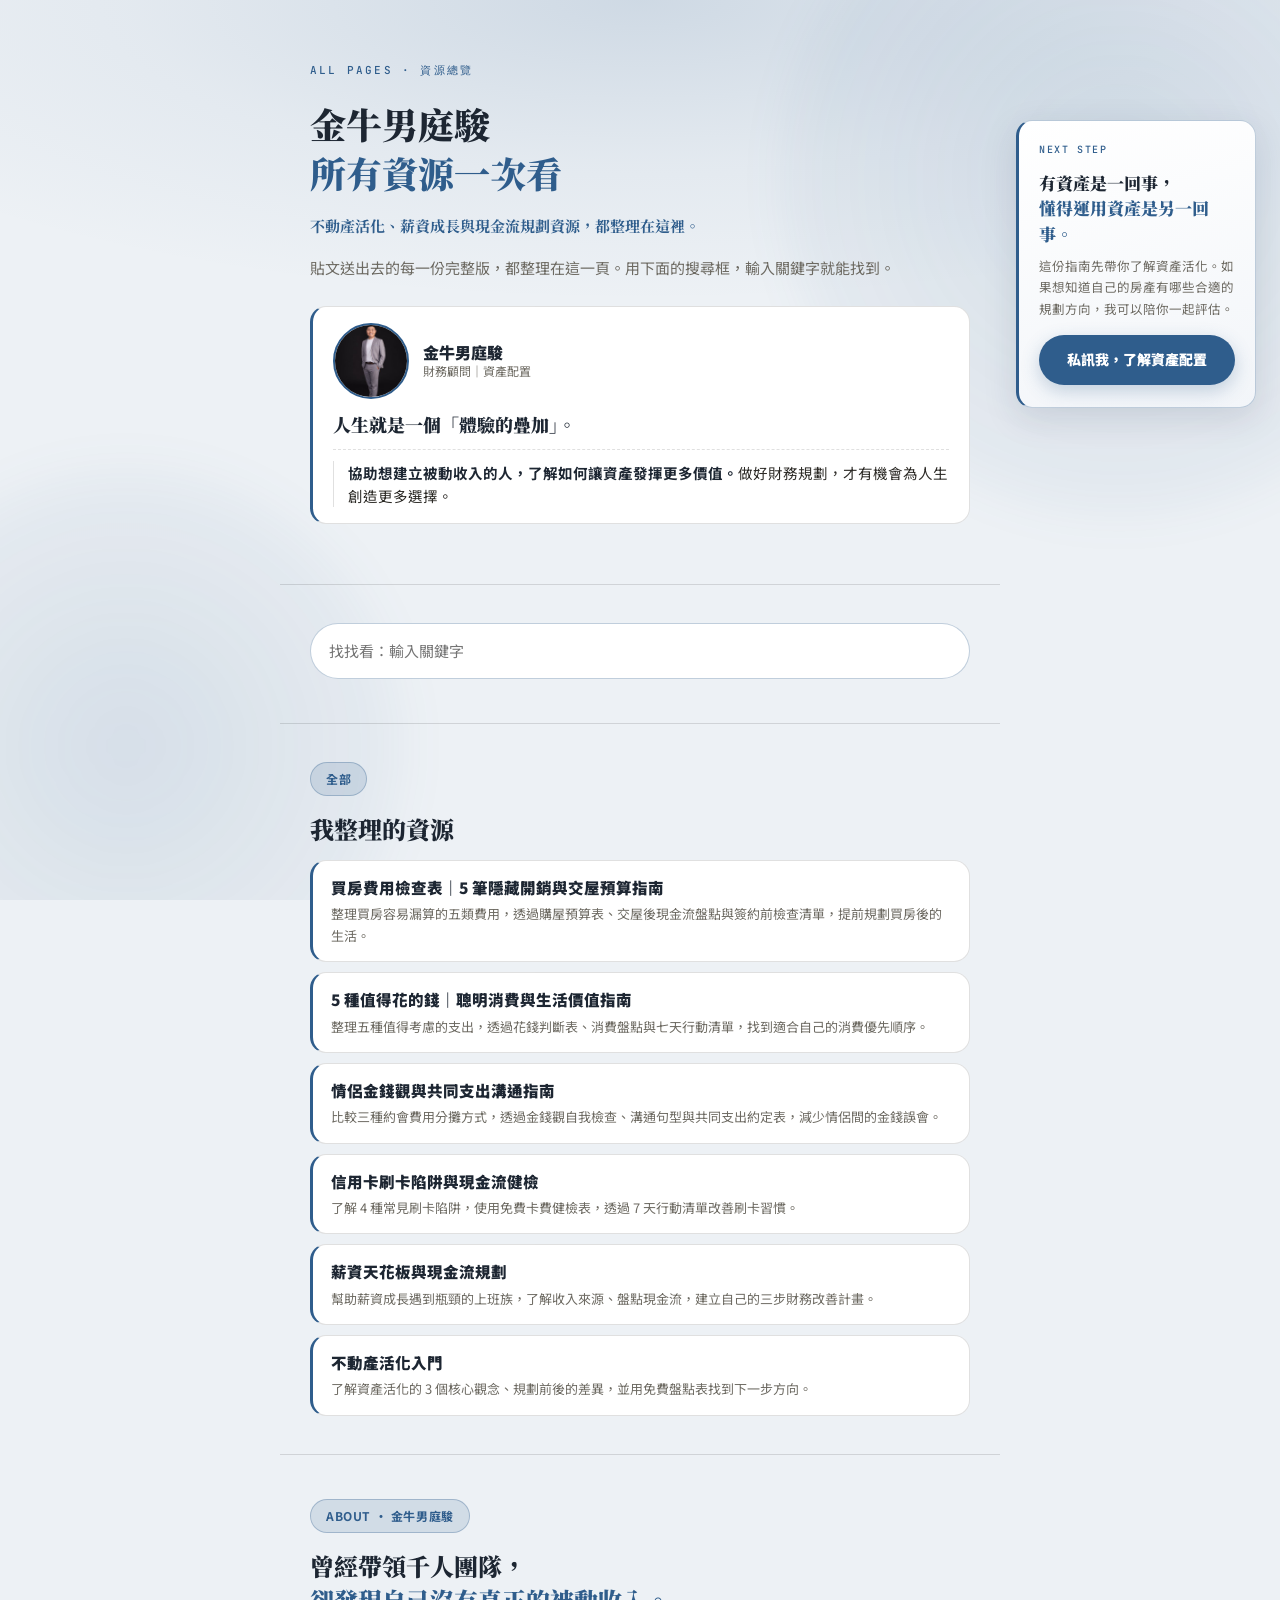
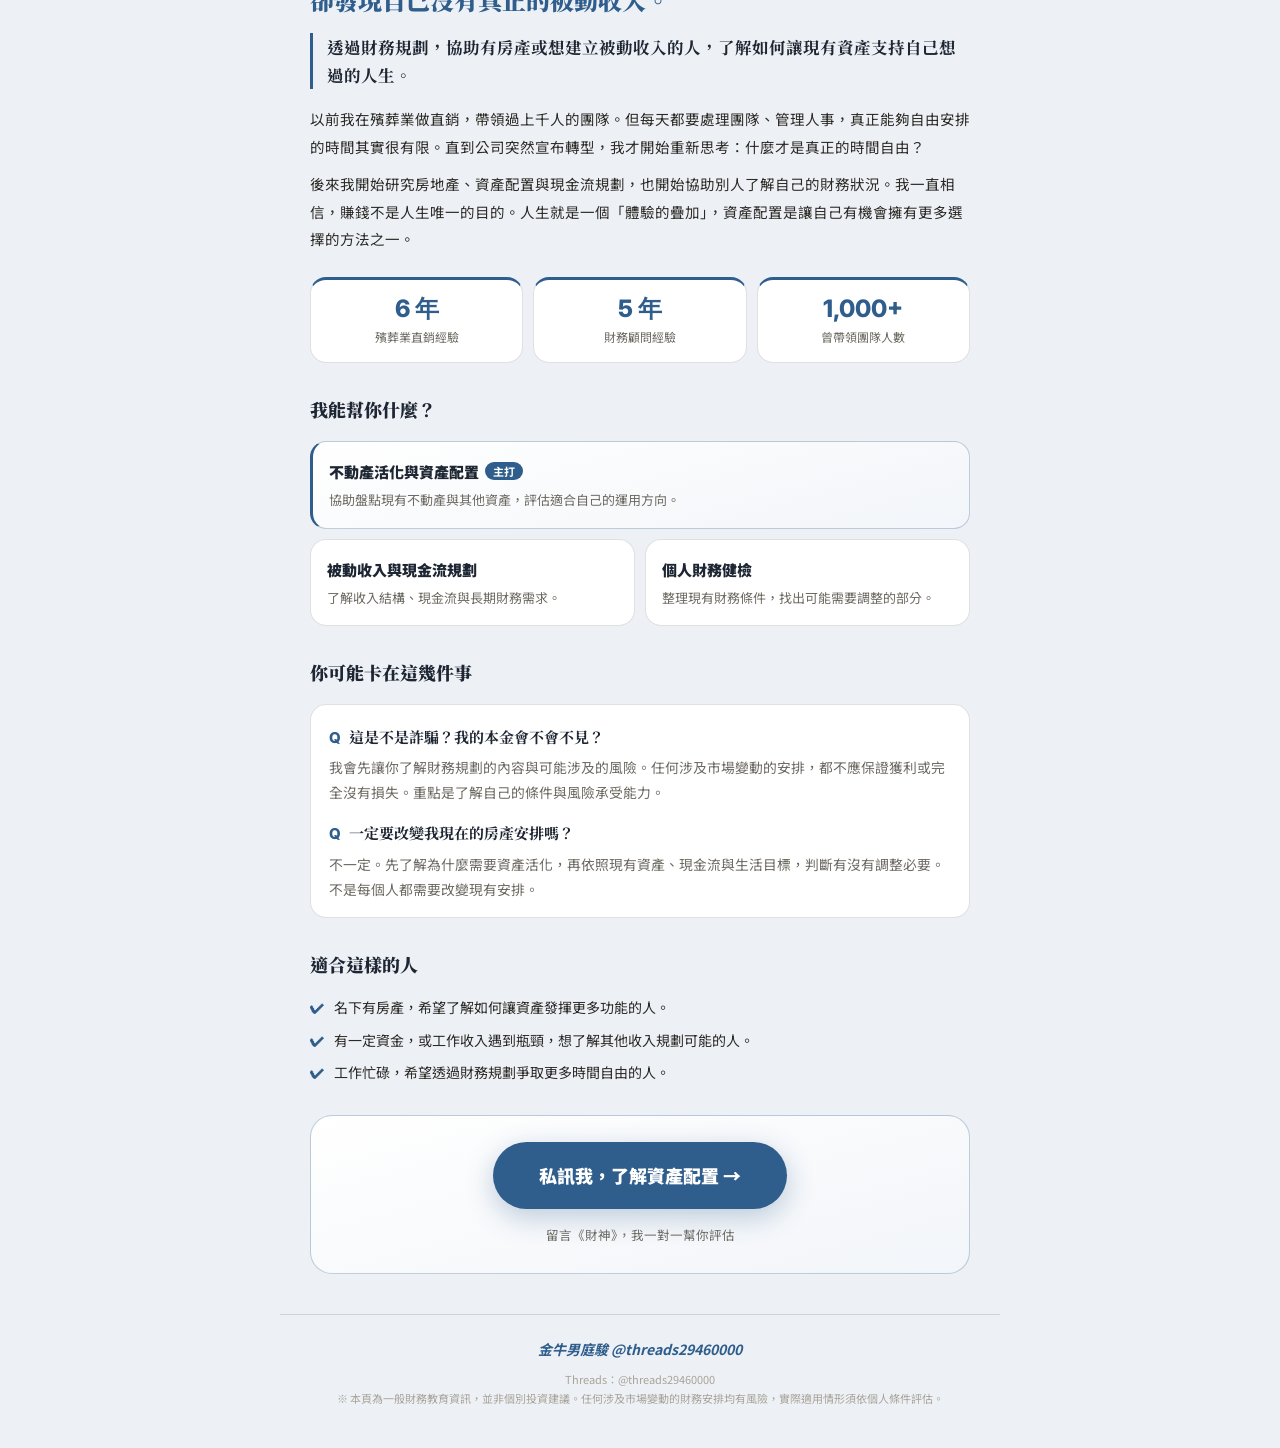
<file: index.html>
<!DOCTYPE html>

<html data-theme="navy" lang="zh-TW">
<head>
<meta charset="utf-8"/>
<meta content="width=device-width, initial-scale=1.0, viewport-fit=cover" name="viewport"/>
<!-- 要換：頁面標題、分享時顯示的描述 -->
<title>金牛男庭駿｜所有資源</title>
<meta content="金牛男庭駿整理的所有資源，一頁看完" name="description"/>
<link href="https://fonts.googleapis.com/css2?family=Noto+Serif+TC:wght@600;700;900&amp;family=Noto+Sans+TC:wght@300;400;500;700;900&amp;family=Inter:wght@400;600;700;800&amp;family=JetBrains+Mono:wght@400;500&amp;display=swap" rel="stylesheet"/>
<style>
/* ── 版型：沿用 2026-08-06-chatgpt-setup／2026-10-01-7-habits 的米色＋金橘 ── */
:root{
  --gold:#D4902A; --gold-bright:#E8A94A; --gold-dim:rgba(var(--a-rgb),0.30);
  --bg:#F4F1EA; --bg2:#FBF8F2; --card:#FFFFFF; --card2:#FAF6EE;
  --code:#12161f; --code-tx:#e6eaf2;
  --text:#2c2a26; --dim:#6d6a62; --faint:#a8a39a; --ink:#2a2620;
  --line:rgba(0,0,0,0.12);
  --ok:#4a7c3f; --ok-bg:rgba(74,124,63,0.07); --ok-line:rgba(74,124,63,0.25);
  --no:#b1431f; --no-bg:rgba(200,70,40,0.06); --no-line:rgba(200,70,40,0.22);
  --dark:linear-gradient(160deg,#15110b 0%,#241a0e 100%);
  --r-md:16px; --r-lg:22px; --pill:50px;
  --bounce:400ms cubic-bezier(0.34,1.56,0.64,1);
  --a-rgb:212,144,42; --sh-rgb:120,90,30; --bg-rgb:244,241,234; --on-accent:#1a1406;
  --serif:"Noto Serif TC",serif; --sans:"Noto Sans TC","Inter",sans-serif; --mono:"JetBrains Mono",monospace;
}
/* ── 配色：改 <html data-theme="…"> 就會換。gold 米金／green 墨綠／navy 海軍藍／rose 乾燥玫瑰 ── */
html[data-theme="green"]{--gold:#3F7D5C;--gold-bright:#5B9A77;--a-rgb:63,125,92;--bg:#EEF2EC;--bg2:#F7F9F5;--card2:#F3F6F1;--bg-rgb:238,242,236;--sh-rgb:40,70,50;--ink:#1f2a24;--on-accent:#ffffff;}
html[data-theme="navy"]{--gold:#2F5D8C;--gold-bright:#4A7AAA;--a-rgb:47,93,140;--bg:#EDF1F5;--bg2:#F7F9FB;--card2:#F2F5F9;--bg-rgb:237,241,245;--sh-rgb:30,50,80;--ink:#1d2632;--on-accent:#ffffff;}
html[data-theme="rose"]{--gold:#B5656B;--gold-bright:#C98389;--a-rgb:181,101,107;--bg:#F6EFEE;--bg2:#FBF7F6;--card2:#F8F1F0;--bg-rgb:246,239,238;--sh-rgb:110,60,60;--ink:#2e2324;--on-accent:#ffffff;}
*{margin:0;padding:0;box-sizing:border-box;}
html{scroll-behavior:smooth;}
body{font-family:var(--sans);color:var(--text);line-height:1.85;overflow-x:hidden;background:var(--bg);
  background-image:radial-gradient(118% 54% at 50% 0%, rgba(var(--a-rgb),0.16) 0%, rgba(var(--a-rgb),0.05) 34%, rgba(var(--bg-rgb),0) 62%);
  background-attachment:fixed;}
.glow{position:fixed;inset:0;z-index:0;pointer-events:none;overflow:hidden;}
.g1{position:absolute;width:min(60vw,680px);height:min(60vw,680px);border-radius:50%;background:radial-gradient(circle, rgba(var(--a-rgb),0.13), rgba(var(--a-rgb),0));top:-18%;right:-14%;filter:blur(20px);}
.g2{position:absolute;width:min(50vw,560px);height:min(50vw,560px);border-radius:50%;background:radial-gradient(circle, rgba(var(--a-rgb),0.12), rgba(var(--a-rgb),0));bottom:-14%;left:-12%;filter:blur(22px);}
.wrap{max-width:720px;margin:0 auto;position:relative;}
.js .fade{opacity:0;transform:translateY(28px);transition:opacity .6s ease,transform .6s ease;}
.fade.vis{opacity:1;transform:translateY(0);}
a{color:var(--gold);text-decoration:none;}
.g{color:var(--gold);}

/* ═════ ① 懸浮按鈕：電腦版掛右側、手機版浮在底部；滑到研究所介紹時自動收起 ═════ */
.float-cta{position:fixed;z-index:40;transition:opacity .3s ease,transform .3s ease;}
.float-cta.hide{opacity:0;pointer-events:none;}
.fc-card{display:none;}
.fc-pill{display:flex;align-items:center;justify-content:center;gap:8px;background:var(--gold);color:var(--on-accent);font-weight:900;font-size:15px;padding:14px 26px;border-radius:var(--pill);box-shadow:0 10px 28px rgba(var(--sh-rgb),0.32);white-space:nowrap;}
.fc-pill .ar{transition:transform .2s;}
.fc-pill:hover .ar{transform:translateX(3px);}
/* 手機／平板：底部置中 */
@media(max-width:1119px){
  .float-cta{left:50%;bottom:calc(16px + env(safe-area-inset-bottom));transform:translateX(-50%);}
  .float-cta.hide{transform:translate(-50%,20px);}
  body{padding-bottom:84px;}
}
/* 電腦：右側卡片 */
@media(min-width:1120px){
  .float-cta{top:120px;right:max(24px,calc((100vw - 720px)/2 - 272px));width:240px;}
  .float-cta.hide{transform:translateX(16px);}
  .fc-pill{display:none;}
  .fc-card{display:block;background:linear-gradient(165deg,var(--card) 0%,var(--card2) 100%);border:1px solid var(--gold-dim);border-left:3px solid var(--gold);border-radius:var(--r-md);padding:20px 20px 22px;box-shadow:0 10px 34px rgba(var(--sh-rgb),0.13);}
  .fc-card .k{font-family:var(--mono);font-size:10px;letter-spacing:0.16em;color:var(--gold);margin-bottom:10px;font-weight:500;}
  .fc-card h4{font-family:var(--serif);font-weight:900;font-size:17px;line-height:1.5;color:var(--ink);margin-bottom:9px;}
  .fc-card p{font-size:12.5px;color:var(--dim);line-height:1.7;margin-bottom:16px;}
  .fc-card a{display:block;text-align:center;background:var(--gold);color:var(--on-accent);font-weight:900;font-size:14px;padding:12px 14px;border-radius:var(--pill);box-shadow:0 6px 18px rgba(var(--a-rgb),0.26);transition:transform var(--bounce);}
  .fc-card a:hover{transform:translateY(-2px);}
}

/* ═════ 開頭：只交代「這頁是什麼」，自介移到最下面 ═════ */
.hero{position:relative;z-index:1;padding:60px 30px 36px;}
.kicker{font-family:var(--mono);font-size:11px;letter-spacing:0.2em;color:var(--gold);margin-bottom:20px;font-weight:500;}
.hero h1{font-family:var(--serif);font-weight:900;font-size:36px;line-height:1.36;margin-bottom:14px;color:var(--ink);}
.hero .h-sub{font-family:var(--serif);font-weight:700;font-size:15px;color:var(--gold);margin-bottom:14px;}
.hero-sub{font-size:15px;color:var(--dim);line-height:1.85;margin-bottom:24px;}
/* 這頁有什麼：數字跟單位寫在一起，點了直接跳到那一段 */
.toc{margin-bottom:24px;}
.toc .tt{font-size:12px;font-weight:700;color:var(--dim);letter-spacing:0.05em;margin-bottom:8px;}
.toc ul{list-style:none;display:flex;flex-wrap:wrap;gap:8px;}
.toc a{display:inline-flex;align-items:center;gap:6px;background:var(--card);border:1px solid var(--gold-dim);border-radius:var(--pill);padding:7px 15px;font-size:14px;font-weight:700;color:var(--ink);transition:border-color .2s;}
.toc a:hover{border-color:var(--gold);}
.toc a b{font-family:"Inter";font-weight:800;color:var(--gold);}
.toc a i{font-style:normal;color:var(--gold);font-size:12px;}
/* 自介卡：全站固定。上面一句是對讀者的承諾，下面是證明 */
.mid-intro{background:var(--card);border:1px solid var(--line);border-left:3px solid var(--gold);border-radius:var(--r-md);padding:16px 20px;margin-bottom:24px;}
.mid-intro .slogan{font-family:var(--serif);font-weight:900;font-size:min(18px,4vw);white-space:nowrap;line-height:1.45;color:var(--ink);margin-top:12px;}

.mid-intro .who{display:flex;align-items:center;gap:14px;}
.mid-intro .who img{width:76px;height:76px;border-radius:50%;object-fit:cover;border:2px solid var(--gold);}
.mid-intro .nm{font-weight:900;font-size:16px;line-height:1.3;color:var(--ink);}
.mid-intro .tt2{font-size:12px;color:var(--dim);line-height:1.4;}
.mid-intro .proof{display:flex;align-items:flex-end;gap:14px;border-top:1px dashed var(--line);margin-top:12px;padding-top:11px;}
.mid-intro .num{flex-shrink:0;line-height:1.2;}
.mid-intro .num .d{font-size:11px;color:var(--dim);}
.mid-intro .num .v{font-family:"Inter";font-weight:800;font-size:18px;color:var(--gold);white-space:nowrap;}
.mid-intro .txt{font-size:14.5px;line-height:1.6;color:var(--text);padding-left:14px;border-left:1px solid var(--line);}
.mid-intro .txt b{color:var(--ink);}
.m-br{display:none;}

/* ═════ ② 乾貨區 ═════ */
.sec{position:relative;z-index:1;padding:38px 30px;border-top:1px solid var(--line);}
.sec-tag{display:inline-block;background:rgba(var(--a-rgb),0.14);color:var(--gold);font-size:12px;font-weight:700;padding:5px 15px;border:1px solid var(--gold-dim);border-radius:var(--pill);margin-bottom:16px;letter-spacing:0.05em;}
.sec h2{font-family:var(--serif);font-weight:900;font-size:24px;line-height:1.42;margin-bottom:14px;color:var(--ink);}
.sec>p{font-size:15px;color:var(--text);line-height:1.9;margin-bottom:14px;}
.tipline{font-size:13.5px;color:var(--dim);line-height:1.75;border-left:2px solid var(--gold-dim);padding-left:14px;margin:13px 0 2px;}
.tipline b{color:var(--gold);}

.tblwrap{overflow-x:auto;margin:12px 0 4px;border:1px solid var(--line);border-radius:var(--r-md);background:var(--card);}
.tbl{width:100%;border-collapse:collapse;font-size:13.5px;}
.tbl th{background:rgba(var(--a-rgb),0.12);color:var(--gold);font-weight:700;text-align:left;padding:10px 13px;border-bottom:2px solid var(--gold-dim);white-space:nowrap;}
.tbl td{padding:10px 13px;border-bottom:1px solid var(--line);vertical-align:top;line-height:1.6;}
.tbl td:first-child{font-family:"Inter";font-weight:800;color:var(--gold);}
.tbl td:nth-child(2){font-weight:700;color:var(--ink);white-space:nowrap;}
.tbl tr:last-child td{border-bottom:none;}

.acc{display:flex;flex-direction:column;gap:10px;}
details.ch{background:var(--card);border:1px solid var(--line);border-radius:var(--r-md);overflow:hidden;}
details.ch[open]{border-color:var(--gold-dim);box-shadow:0 4px 18px rgba(var(--sh-rgb),0.07);}
details.ch summary{list-style:none;cursor:pointer;display:flex;align-items:center;gap:13px;padding:16px 18px;user-select:none;}
details.ch summary::-webkit-details-marker{display:none;}
.ch-n{flex-shrink:0;min-width:34px;height:30px;border-radius:8px;background:rgba(var(--a-rgb),0.14);border:1px solid var(--gold-dim);color:var(--gold);font-family:var(--mono);font-size:12px;display:flex;align-items:center;justify-content:center;}
.ch-t{flex:1;font-weight:700;font-size:14.5px;line-height:1.4;}
.ch-t .en{font-weight:400;color:var(--dim);font-size:12.5px;}
.ch-mk{flex-shrink:0;width:22px;height:22px;position:relative;}
.ch-mk::before,.ch-mk::after{content:"";position:absolute;background:var(--gold);border-radius:2px;transition:transform .25s ease,opacity .25s;}
.ch-mk::before{top:10px;left:4px;width:14px;height:2px;}
.ch-mk::after{top:4px;left:10px;width:2px;height:14px;}
details.ch[open] .ch-mk::after{transform:rotate(90deg);opacity:0;}
.ch-body{padding:6px 18px 18px;border-top:1px solid var(--line);}
.ch-body p{font-size:14px;line-height:1.82;margin:10px 0;}
.pos{background:rgba(var(--a-rgb),0.08);border:1px solid var(--gold-dim);border-radius:12px;padding:11px 14px;margin:10px 0 2px;font-size:13.6px;line-height:1.72;}
.pos b{color:var(--gold);}
.judge{border-radius:12px;padding:11px 14px;margin:7px 0;font-size:13.6px;line-height:1.72;}
.judge.no{background:var(--no-bg);border:1px solid var(--no-line);color:#7a3320;}
.judge.ok{background:var(--ok-bg);border:1px solid var(--ok-line);color:#2f5228;}
.judge .jl{font-weight:700;font-size:11.5px;letter-spacing:0.05em;display:block;margin-bottom:2px;}
.judge.no .jl{color:var(--no);}
.judge.ok .jl{color:var(--ok);}

.cp{background:var(--code);border:2px solid var(--gold);border-radius:var(--r-md);padding:16px;margin:12px 0 2px;position:relative;box-shadow:0 10px 34px rgba(var(--sh-rgb),0.16);}
.cp .pl{font-family:var(--mono);font-size:10.5px;letter-spacing:0.08em;color:var(--gold-bright);margin-bottom:11px;max-width:calc(100% - 96px);}
.cp pre{font-family:var(--mono);font-size:12px;line-height:1.85;color:var(--code-tx);white-space:pre-wrap;word-break:break-word;}
.cp .ph{color:var(--gold-bright);}
.copy-btn{position:absolute;top:11px;right:11px;background:var(--gold);border:1px solid var(--gold);color:var(--on-accent);font-family:var(--sans);font-size:12px;font-weight:700;padding:7px 16px;border-radius:50px;cursor:pointer;}

.ck{display:flex;gap:11px;align-items:flex-start;padding:9px 0;cursor:pointer;border-bottom:1px dashed var(--line);}
.ck:last-of-type{border-bottom:none;}
.ck input{appearance:none;-webkit-appearance:none;flex-shrink:0;width:19px;height:19px;margin-top:4px;border:2px solid var(--gold-dim);border-radius:5px;background:var(--bg2);cursor:pointer;position:relative;transition:all .18s;}
.ck input:checked{background:var(--gold);border-color:var(--gold);}
.ck input:checked::after{content:"";position:absolute;left:5px;top:1px;width:5px;height:10px;border:solid var(--on-accent);border-width:0 2.5px 2.5px 0;transform:rotate(45deg);}
.ck span{font-size:14.5px;line-height:1.7;}
.ck input:checked + span{color:var(--faint);text-decoration:line-through;}
.cklist{background:var(--card);border:1px solid var(--line);border-left:3px solid var(--gold);border-radius:var(--r-md);padding:8px 18px;}

/* ═════ ③ 研究所介紹：跟上面同一套米色＋白卡，不另外換成深色 ═════ */
.inst{position:relative;z-index:1;padding:44px 30px 40px;border-top:1px solid var(--line);}
.inst .kk{display:inline-block;background:rgba(var(--a-rgb),0.14);color:var(--gold);font-size:12px;font-weight:700;padding:5px 15px;border:1px solid var(--gold-dim);border-radius:var(--pill);margin-bottom:16px;letter-spacing:0.05em;}
.inst h2{font-family:var(--serif);font-weight:900;font-size:24px;line-height:1.42;margin-bottom:16px;color:var(--ink);}
.inst h2 .g{color:var(--gold);}
.inst .lead{font-family:var(--serif);font-weight:700;font-size:16.5px;line-height:1.7;color:var(--ink);margin-bottom:16px;padding-left:14px;border-left:3px solid var(--gold);}
.founder{margin-bottom:24px;}
.founder p{font-size:14.5px;line-height:1.9;color:var(--text);margin-bottom:10px;}
.founder p b{color:var(--gold);}
.big{display:grid;grid-template-columns:repeat(3,1fr);gap:10px;margin:0 0 30px;}
.big .b{background:var(--card);border:1px solid var(--line);border-top:3px solid var(--gold);border-radius:var(--r-md);padding:16px 10px;text-align:center;}
.big .bn{font-family:"Inter";font-weight:800;font-size:24px;color:var(--gold);line-height:1.1;}
.big .bl{font-size:12px;color:var(--dim);margin-top:6px;line-height:1.5;}
.inst h3{font-family:var(--serif);font-weight:900;font-size:18px;margin:6px 0 14px;color:var(--ink);}
.tools{display:grid;grid-template-columns:1fr 1fr;gap:10px;margin-bottom:30px;}
.tool{background:var(--card);border:1px solid var(--line);border-radius:var(--r-md);padding:16px;}
.tool.main{grid-column:1 / -1;border-color:var(--gold-dim);border-left:3px solid var(--gold);background:linear-gradient(165deg,var(--card) 0%,var(--card2) 100%);}
.tool .tn{font-weight:900;font-size:15px;color:var(--ink);margin-bottom:4px;}
.tool .tn em{font-style:normal;font-size:11px;font-weight:700;color:var(--on-accent);background:var(--gold);border-radius:50px;padding:1px 8px;margin-left:6px;vertical-align:2px;}
.tool .tn em.soon{background:rgba(0,0,0,0.08);color:var(--dim);}
.tool .td{font-size:13px;color:var(--dim);line-height:1.7;}
.qa{background:var(--card);border:1px solid var(--line);border-radius:var(--r-md);padding:4px 18px 16px;margin-bottom:30px;}
.qa .q{font-family:var(--serif);font-weight:700;font-size:15px;color:var(--ink);margin:14px 0 4px;}
.qa .q::before{content:"Q";color:var(--gold);font-family:"Inter";font-weight:800;margin-right:8px;}
.qa .a{font-size:13.8px;color:var(--dim);line-height:1.8;}
.fit .f{display:flex;gap:10px;font-size:14px;line-height:1.7;margin-bottom:9px;color:var(--text);}
.fit .f::before{content:"\2714";color:var(--gold);font-weight:700;flex-shrink:0;}
.btn-wrap{text-align:center;margin-top:30px;background:linear-gradient(165deg,var(--card) 0%,var(--card2) 100%);border:1px solid var(--gold-dim);border-radius:var(--r-lg);padding:26px 18px;}
.skbtn{display:inline-flex;align-items:center;gap:8px;background:var(--gold);color:var(--on-accent);border-radius:var(--pill);padding:17px 46px;font-weight:900;font-size:18px;box-shadow:0 8px 28px rgba(var(--a-rgb),0.30);transition:transform var(--bounce);position:relative;overflow:hidden;}
.skbtn:hover{transform:translateY(-3px);}
.skbtn::after{content:'';position:absolute;top:0;left:-100%;width:50%;height:100%;background:linear-gradient(90deg,transparent,rgba(255,255,255,0.45),transparent);transform:skewX(-25deg);animation:shine 3.4s ease-in-out infinite;}
@keyframes shine{0%{left:-100%;}22%{left:160%;}100%{left:160%;}}
.btn-note{margin-top:14px;font-size:12.5px;color:var(--dim);}

.footer{position:relative;z-index:1;border-top:1px solid var(--line);padding:22px 30px 40px;text-align:center;}
.footer .fa{font-style:italic;font-size:14px;color:var(--gold);font-weight:700;}
.footer .fc{font-size:11px;color:var(--faint);margin-top:8px;line-height:1.7;}

/* ── 手機版 ── */
@media(max-width:600px){
  .hero{padding:40px 20px 28px;}
  .hero h1{font-size:28px;}
  .sec{padding:32px 20px;}
  .sec h2{font-size:21px;}
  .mid-intro .proof{flex-direction:column;align-items:flex-start;gap:6px;}
  .mid-intro .num{display:flex;align-items:baseline;gap:8px;}
  .mid-intro .num .d{font-size:13px;}
  .mid-intro .txt{padding-left:0;border-left:none;}
  .m-br{display:inline;}
  .tbl{font-size:13px;}
  .tbl th,.tbl td{padding:10px 10px;}
  details.ch summary{padding:15px 16px;align-items:flex-start;}
  .ch-t .en{display:block;margin-top:3px;}
  .ch-mk{margin-top:4px;}
  .inst{padding:34px 20px 32px;}
  .inst h2{font-size:21px;}
  .founder p{font-size:min(14.5px,calc((100vw - 40px) / 26.5));}
  .big .bn{font-size:20px;}
  .tools{grid-template-columns:1fr;}
  .skbtn{font-size:16px;padding:15px 26px;white-space:nowrap;}
  .footer{padding:20px 20px 36px;}
}

/* ── 總覽頁：搜尋框＋卡片 ── */
.find{width:100%;font:inherit;font-size:15px;padding:13px 18px;border:1px solid var(--gold-dim);border-radius:var(--pill);background:var(--card);color:var(--text);outline:none;margin-bottom:6px;}
.find:focus{border-color:var(--gold);}
.cards{display:flex;flex-direction:column;gap:10px;}
a.card{display:block;background:var(--card);border:1px solid var(--line);border-left:3px solid var(--gold);border-radius:var(--r-md);padding:15px 18px;color:var(--text);transition:transform .2s,border-color .2s;}
a.card:hover{transform:translateX(3px);border-color:var(--gold);}
a.card .t{font-weight:900;font-size:15.5px;color:var(--ink);line-height:1.5;}
a.card .d{font-size:13px;color:var(--dim);line-height:1.65;margin-top:4px;}
.empty{display:none;font-size:14px;color:var(--dim);padding:10px 2px;}
</style>
</head>
<body>
<script>document.documentElement.className+=' js';</script>
<div class="glow"><div class="g1"></div><div class="g2"></div></div>
<!-- ═════ ① 懸浮按鈕：電腦版右側卡片、手機版底部按鈕。滑到最下面「關於我」時自動收起 ═════ -->
<div class="float-cta" id="float-cta">
<a class="fc-pill" href="https://lin.ee/S8QUSv8" rel="noopener" target="_blank">私訊我，了解資產配置 <span class="ar">→</span></a>
<div class="fc-card">
<div class="k">NEXT STEP</div>
<h4>有資產是一回事，<br/><span class="g">懂得運用資產是另一回事。</span></h4>
<p>這份指南先帶你了解資產活化。如果想知道自己的房產有哪些合適的規劃方向，我可以陪你一起評估。</p>
<a href="https://lin.ee/S8QUSv8" rel="noopener" target="_blank">私訊我，了解資產配置</a>
</div>
</div>
<div class="wrap">
<!-- ═════ 開頭：這頁是什麼 ═════ -->
<header class="hero">
<!-- 要換：kicker／標題／副標／說明／這頁有什麼 -->
<div class="kicker">ALL PAGES · 資源總覽</div>
<h1>金牛男庭駿<br/><span class="g">所有資源一次看</span></h1>
<div class="h-sub">不動產活化、薪資成長與現金流規劃資源，都整理在這裡。</div>
<p class="hero-sub">貼文送出去的每一份完整版，都整理在這一頁。用下面的搜尋框，輸入關鍵字就能找到。</p>
<!-- 自介卡：放在說明之後、「這頁有」之前 -->
<div class="mid-intro">
<div class="who">
<img alt="金牛男庭駿" src="[data-uri]"/>
<div><div class="nm">金牛男庭駿</div><div class="tt2">財務顧問｜資產配置</div></div>
</div>
<div class="slogan">人生就是一個「體驗的疊加」。</div>
<div class="proof"><div class="txt"><b>協助想建立被動收入的人，了解如何讓資產發揮更多價值。</b><br class="m-br"/>做好財務規劃，才有機會為人生創造更多選擇。</div>
</div>
</div>
</header>
<!-- ═════ ② 所有頁面：每多一頁，在「卡片開始」下面加一張，最新的放最上面 ═════ -->
<section class="sec">
<input class="find" id="find" placeholder="找找看：輸入關鍵字" type="search"/>
<div class="empty" id="empty">沒有找到，換個關鍵字試試</div>
</section>
<section class="sec" id="all">
<span class="sec-tag">全部</span>
<h2>我整理的資源</h2>
<div class="cards">
<!-- 卡片開始 -->
<a class="card" href="home-buying-costs.html"><div class="t">買房費用檢查表｜5 筆隱藏開銷與交屋預算指南</div><div class="d">整理買房容易漏算的五類費用，透過購屋預算表、交屋後現金流盤點與簽約前檢查清單，提前規劃買房後的生活。</div></a>
<a class="card" href="smart-spending-guide.html"><div class="t">5 種值得花的錢｜聰明消費與生活價值指南</div><div class="d">整理五種值得考慮的支出，透過花錢判斷表、消費盤點與七天行動清單，找到適合自己的消費優先順序。</div></a>
<a class="card" href="couples-money-guide.html"><div class="t">情侶金錢觀與共同支出溝通指南</div><div class="d">比較三種約會費用分攤方式，透過金錢觀自我檢查、溝通句型與共同支出約定表，減少情侶間的金錢誤會。</div></a><a class="card" href="credit-card-cashflow.html"><div class="t">信用卡刷卡陷阱與現金流健檢</div><div class="d">了解 4 種常見刷卡陷阱，使用免費卡費健檢表，透過 7 天行動清單改善刷卡習慣。</div></a>
<a class="card" href="salary-ceiling-guide.html"><div class="t">薪資天花板與現金流規劃</div><div class="d">幫助薪資成長遇到瓶頸的上班族，了解收入來源、盤點現金流，建立自己的三步財務改善計畫。</div></a>
<a class="card" href="real-estate-activation.html"><div class="t">不動產活化入門</div><div class="d">了解資產活化的 3 個核心觀念、規劃前後的差異，並用免費盤點表找到下一步方向。</div></a>
<!-- 卡片結束 -->
</div>
</section>
<!-- ═════ ③ 關於我：每一頁都一樣，不跟著乾貨改 ═════ -->
<section class="inst" id="institute">
<div class="kk">ABOUT · 金牛男庭駿</div>
<h2>曾經帶領千人團隊，<br/><span class="g">卻發現自己沒有真正的被動收入。</span></h2>
<p class="lead">透過財務規劃，協助有房產或想建立被動收入的人，了解如何讓現有資產支持自己想過的人生。</p>
<div class="founder">
<p>以前我在殯葬業做直銷，帶領過上千人的團隊。但每天都要處理團隊、管理人事，真正能夠自由安排的時間其實很有限。直到公司突然宣布轉型，我才開始重新思考：什麼才是真正的時間自由？</p>
<p>後來我開始研究房地產、資產配置與現金流規劃，也開始協助別人了解自己的財務狀況。我一直相信，賺錢不是人生唯一的目的。人生就是一個「體驗的疊加」，資產配置是讓自己有機會擁有更多選擇的方法之一。</p>
</div>
<!-- 三個數字：沒有真的數字就整段刪掉，不要編 -->
<div class="big">
<div class="b"><div class="bn">6 年</div><div class="bl">殯葬業直銷經驗</div></div>
<div class="b"><div class="bn">5 年</div><div class="bl">財務顧問經驗</div></div>
<div class="b"><div class="bn">1,000+</div><div class="bl">曾帶領團隊人數</div></div>
</div>
<h3>我能幫你什麼？</h3>
<div class="tools">
<div class="tool main"><div class="tn">不動產活化與資產配置<em>主打</em></div><div class="td">協助盤點現有不動產與其他資產，評估適合自己的運用方向。</div></div>
<div class="tool"><div class="tn">被動收入與現金流規劃</div><div class="td">了解收入結構、現金流與長期財務需求。</div></div>
<div class="tool"><div class="tn">個人財務健檢</div><div class="td">整理現有財務條件，找出可能需要調整的部分。</div></div>
</div>
<h3>你可能卡在這幾件事</h3>
<div class="qa">
<div class="q">這是不是詐騙？我的本金會不會不見？</div>
<div class="a">我會先讓你了解財務規劃的內容與可能涉及的風險。任何涉及市場變動的安排，都不應保證獲利或完全沒有損失。重點是了解自己的條件與風險承受能力。</div>
<div class="q">一定要改變我現在的房產安排嗎？</div>
<div class="a">不一定。先了解為什麼需要資產活化，再依照現有資產、現金流與生活目標，判斷有沒有調整必要。不是每個人都需要改變現有安排。</div>
</div>
<h3>適合這樣的人</h3>
<div class="fit">
<div class="f">名下有房產，希望了解如何讓資產發揮更多功能的人。</div>
<div class="f">有一定資金，或工作收入遇到瓶頸，想了解其他收入規劃可能的人。</div>
<div class="f">工作忙碌，希望透過財務規劃爭取更多時間自由的人。</div>
</div>
<div class="btn-wrap">
<a class="skbtn" href="https://lin.ee/S8QUSv8" rel="noopener" target="_blank">私訊我，了解資產配置 →</a>
<div class="btn-note">留言《財神》，我一對一幫你評估</div>
</div>
</section>
<footer class="footer">
<div class="fa">金牛男庭駿 @threads29460000</div>
<div class="fc">Threads：@threads29460000<br/>※ 本頁為一般財務教育資訊，並非個別投資建議。任何涉及市場變動的財務安排均有風險，實際適用情形須依個人條件評估。</div>
</footer>
</div>
<script>
// 複製：每個灰底框右上角的按鈕，複製同一框裡的文字
document.querySelectorAll('.copy-btn').forEach(function(btn){
  btn.addEventListener('click', function(){
    var txt = btn.parentElement.querySelector('pre').innerText;
    function done(){ btn.textContent = '已複製'; setTimeout(function(){ btn.textContent = '複製'; }, 1800); }
    function fallback(){ var t=document.createElement('textarea'); t.value=txt; document.body.appendChild(t); t.select(); try{document.execCommand('copy');}catch(e){} t.remove(); done(); }
    if(navigator.clipboard){ navigator.clipboard.writeText(txt).then(done, fallback); } else { fallback(); }
  });
});

// 頁內跳轉：不靠網址的 #，直接捲過去（預覽視窗、IG 內建瀏覽器裡 # 有時不會動）
document.querySelectorAll('a[href^="#"]').forEach(function(link){
  link.addEventListener('click', function(e){
    var target = document.getElementById(link.getAttribute('href').slice(1));
    if(!target) return;
    e.preventDefault();
    target.classList.add('vis');
    target.scrollIntoView({behavior:'smooth', block:'start'});
  });
});

// 搜尋：輸入關鍵字，只留下符合的卡片
var find = document.getElementById('find');
if(find){ find.addEventListener('input', function(){
  var q = this.value.trim().toLowerCase(), n = 0;
  document.querySelectorAll('a.card').forEach(function(c){ var ok = !q || c.textContent.toLowerCase().indexOf(q) >= 0; c.style.display = ok ? '' : 'none'; if(ok) n++; });
  document.getElementById('empty').style.display = n ? 'none' : 'block';
}); }

// 懸浮按鈕：「關於我」出現在畫面上時收起，避免兩顆按鈕同時出現
var fc = document.getElementById('float-cta');
var inst = document.getElementById('institute');
if(fc && inst && 'IntersectionObserver' in window){
  new IntersectionObserver(function(es){
    fc.classList.toggle('hide', es[0].isIntersecting);
  }, {threshold:0.05}).observe(inst);
}

// 捲動淡入
function reveal(){
  var vh = window.innerHeight;
  document.querySelectorAll('.fade:not(.vis)').forEach(function(el){
    if(el.getBoundingClientRect().top < vh*0.94) el.classList.add('vis');
  });
}
window.addEventListener('scroll', reveal, {passive:true});
window.addEventListener('load', reveal);
reveal();
setTimeout(function(){ document.querySelectorAll('.fade').forEach(function(el){ el.classList.add('vis'); }); }, 2500);
</script>
<!--
═══════════════════════════════════════════
學員總覽頁模板（奇點研究所 × D11）
═══════════════════════════════════════════
· 這一份上傳時檔名一定是 index.html，網址打開就是它
· 用兩層大括號包起來的地方都要換成自己的內容，換完不能留下任何一組
· 自介卡、「關於我」、配色，跟落地頁用同一份資料
· 每多一頁，在「卡片開始」下面加一張卡片，最新的放最上面；舊的卡片不要刪
═══════════════════════════════════════════
-->
</body>
</html>
</file>
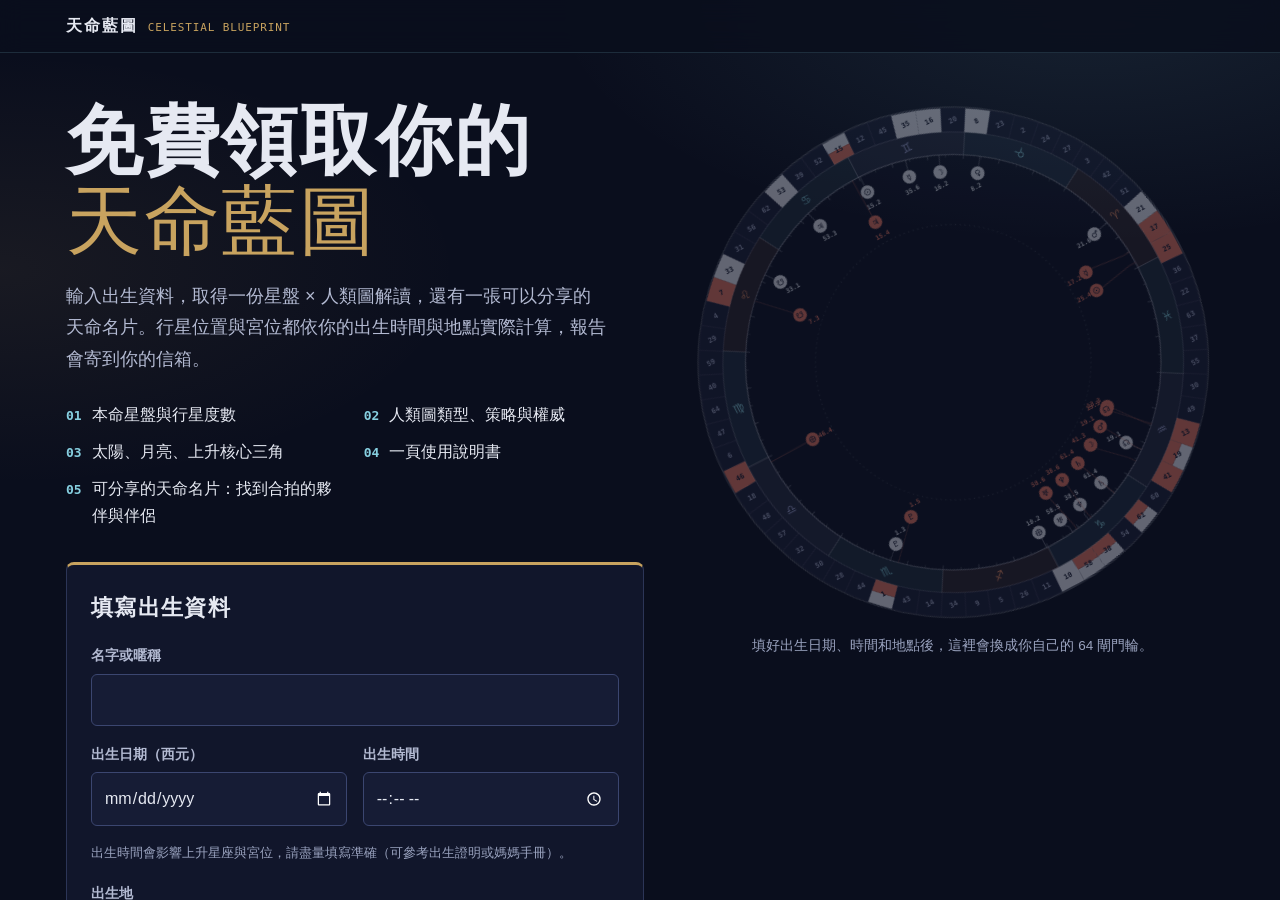
<file: astrology/index.html>
<!doctype html>
<html lang="zh-Hant">
<head>
<meta charset="utf-8">
<meta name="viewport" content="width=device-width,initial-scale=1">
<title>星座網站</title>
<meta http-equiv="refresh" content="0; url=blueprint/">
</head>
<body style="background:#0a0e1d;color:#e6e9f2;font-family:sans-serif;padding:24px;">
<p><a href="blueprint/" style="color:#86cfe0;">天命藍圖：免費星盤 × 人類圖報告</a></p>
</body>
</html>
</file>
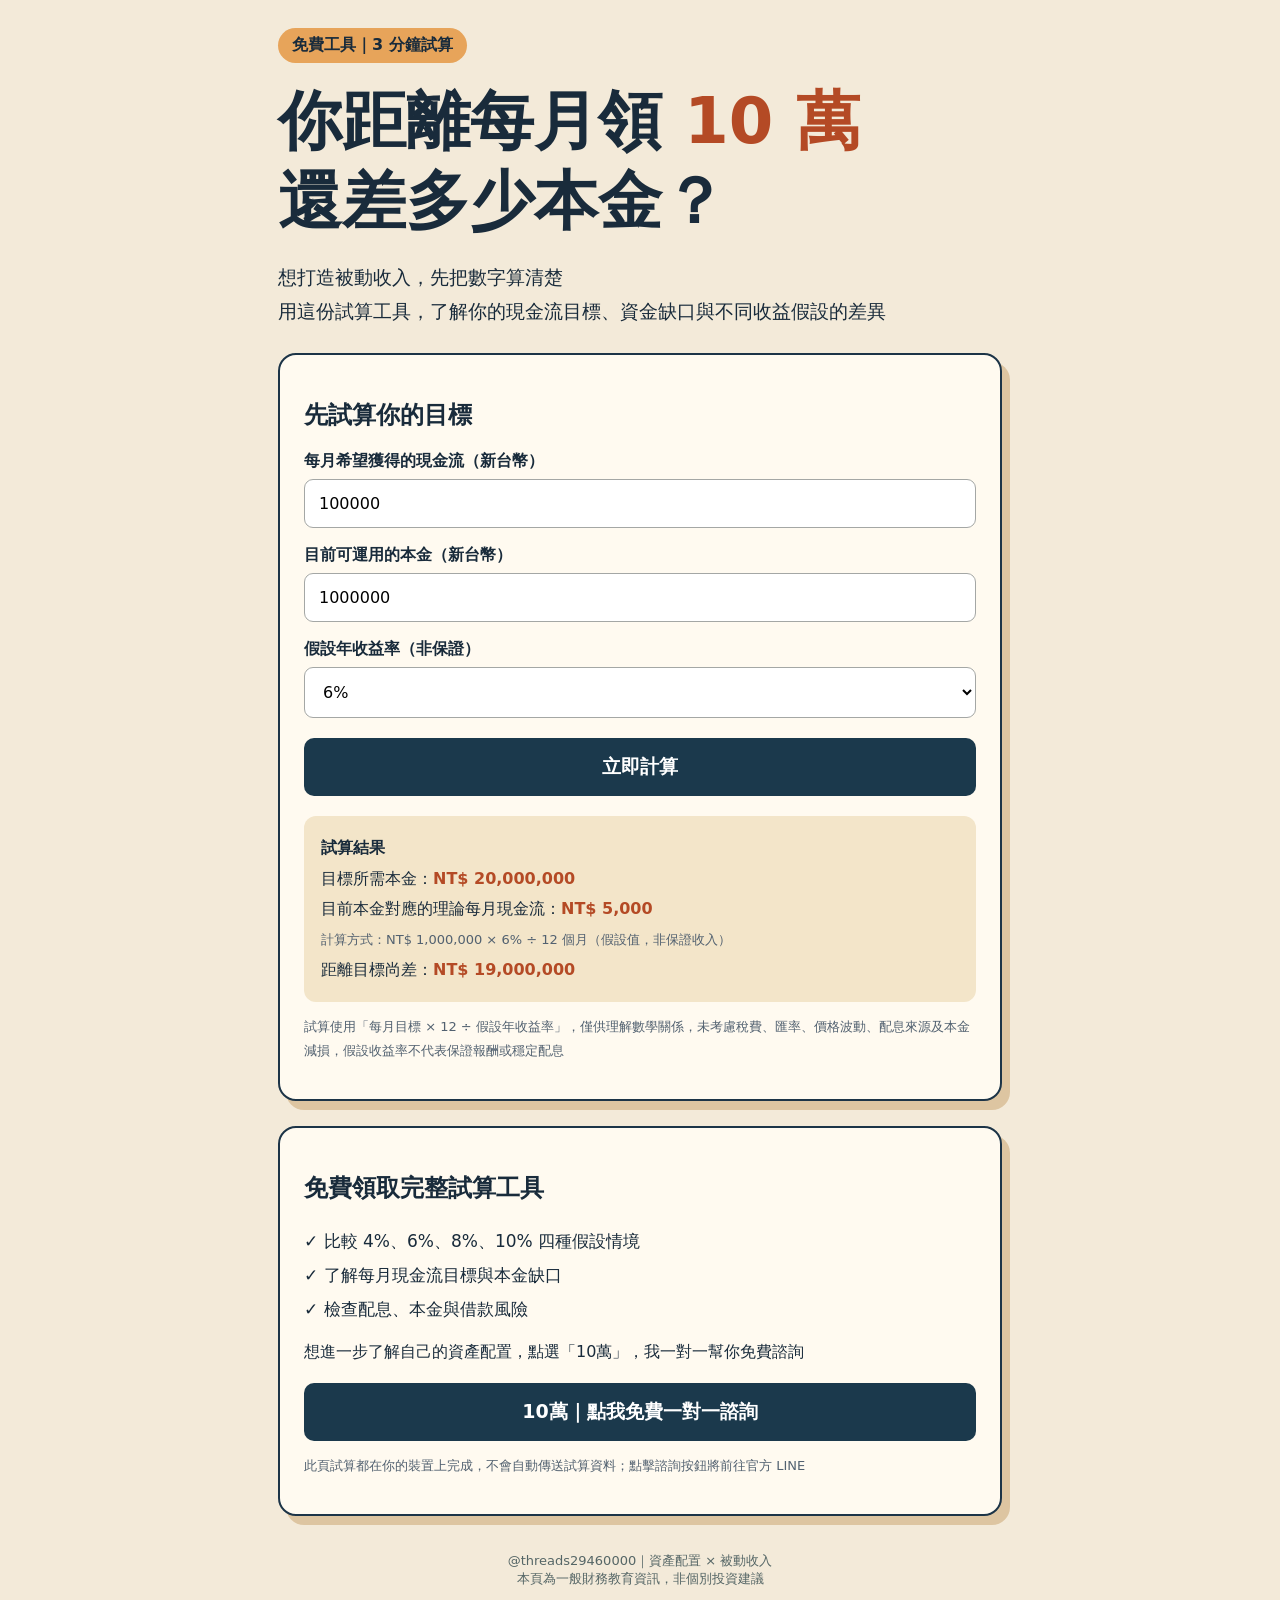
<file: passive-income/index.html>
<!doctype html><html lang="zh-Hant"><head><meta charset="utf-8"><meta name="viewport" content="width=device-width,initial-scale=1"><title>被動收入試算表｜免費領取</title><style>*{box-sizing:border-box}body{margin:0;background:#f3ead9;color:#192b3b;font-family:system-ui,'Noto Sans TC',sans-serif}main{max-width:760px;margin:auto;padding:28px 18px 70px}.tag{display:inline-block;background:#e7a45a;padding:7px 14px;border-radius:30px;font-weight:800}h1{font-size:clamp(36px,7vw,64px);line-height:1.25;margin:18px 0}.accent{color:#b44a25}.intro{font-size:19px;line-height:1.8}.paper{background:#fffaf0;border:2px solid #1c3447;border-radius:18px;padding:24px;box-shadow:8px 9px 0 #ddc5a1;margin:25px 0}label{display:block;font-weight:800;margin:17px 0 7px}input,select{width:100%;font:inherit;padding:14px;border:1px solid #a4a7a5;border-radius:9px;background:white}button,.cta{border:0;display:block;text-align:center;width:100%;padding:16px;border-radius:10px;background:#1b394c;color:white;font-size:19px;font-weight:800;text-decoration:none;cursor:pointer;margin-top:20px}.result{background:#f3e5c9;padding:17px;border-radius:12px;margin-top:20px;line-height:1.9}.small{font-size:13px;color:#526170;line-height:1.8}.steps{line-height:2;font-size:17px}footer{text-align:center;margin-top:36px;font-size:13px;color:#566}strong{color:#b44a25}</style></head><body><main><span class="tag">免費工具｜3 分鐘試算</span><h1>你距離每月領 <span class="accent">10 萬</span><br>還差多少本金？</h1><p class="intro">想打造被動收入，先把數字算清楚<br>用這份試算工具，了解你的現金流目標、資金缺口與不同收益假設的差異</p><section class="paper"><h2>先試算你的目標</h2><label for="target">每月希望獲得的現金流（新台幣）</label><input id="target" type="number" min="0" value="100000"><label for="capital">目前可運用的本金（新台幣）</label><input id="capital" type="number" min="0" value="1000000"><label for="rate">假設年收益率（非保證）</label><select id="rate"><option value="4">4%</option><option value="6" selected>6%</option><option value="8">8%</option><option value="10">10%</option></select><button id="calc">立即計算</button><div id="result" class="result" aria-live="polite"></div><p class="small">試算使用「每月目標 × 12 ÷ 假設年收益率」，僅供理解數學關係，未考慮稅費、匯率、價格波動、配息來源及本金減損，假設收益率不代表保證報酬或穩定配息</p></section><section class="paper"><h2>免費領取完整試算工具</h2><div class="steps">✓ 比較 4%、6%、8%、10% 四種假設情境<br>✓ 了解每月現金流目標與本金缺口<br>✓ 檢查配息、本金與借款風險</div><p>想進一步了解自己的資產配置，點選「10萬」，我一對一幫你免費諮詢</p><a class="cta" href="https://lin.ee/S8QUSv8" target="_blank" rel="noopener" aria-label="點選 10萬，前往官方 LINE 洽詢一對一免費諮詢">10萬｜點我免費一對一諮詢</a><p class="small">此頁試算都在你的裝置上完成，不會自動傳送試算資料；點擊諮詢按鈕將前往官方 LINE</p></section><footer>@threads29460000｜資產配置 × 被動收入<br>本頁為一般財務教育資訊，非個別投資建議</footer></main><script>const fmt=n=>Math.round(n).toLocaleString('zh-TW');function calc(){const t=Number(document.getElementById('target').value),c=Number(document.getElementById('capital').value),r=Number(document.getElementById('rate').value)/100;const out=document.getElementById('result');if(!Number.isFinite(t)||!Number.isFinite(c)||t<0||c<0||!r){out.textContent='請輸入有效的非負數字';return}const needed=t*12/r,gap=Math.max(0,needed-c),monthly=c*r/12;out.innerHTML=`<b>試算結果</b><br>目標所需本金：<strong>NT$ ${fmt(needed)}</strong><br>目前本金對應的理論每月現金流：<strong>NT$ ${fmt(monthly)}</strong><br><span class="small">計算方式：NT$ ${fmt(c)} × ${Number(document.getElementById('rate').value)}% ÷ 12 個月（假設值，非保證收入）</span><br>距離目標尚差：<strong>NT$ ${fmt(gap)}</strong>`}document.getElementById('calc').addEventListener('click',calc);['target','capital','rate'].forEach(id=>document.getElementById(id).addEventListener('input',calc));calc()</script></body></html>
</file>
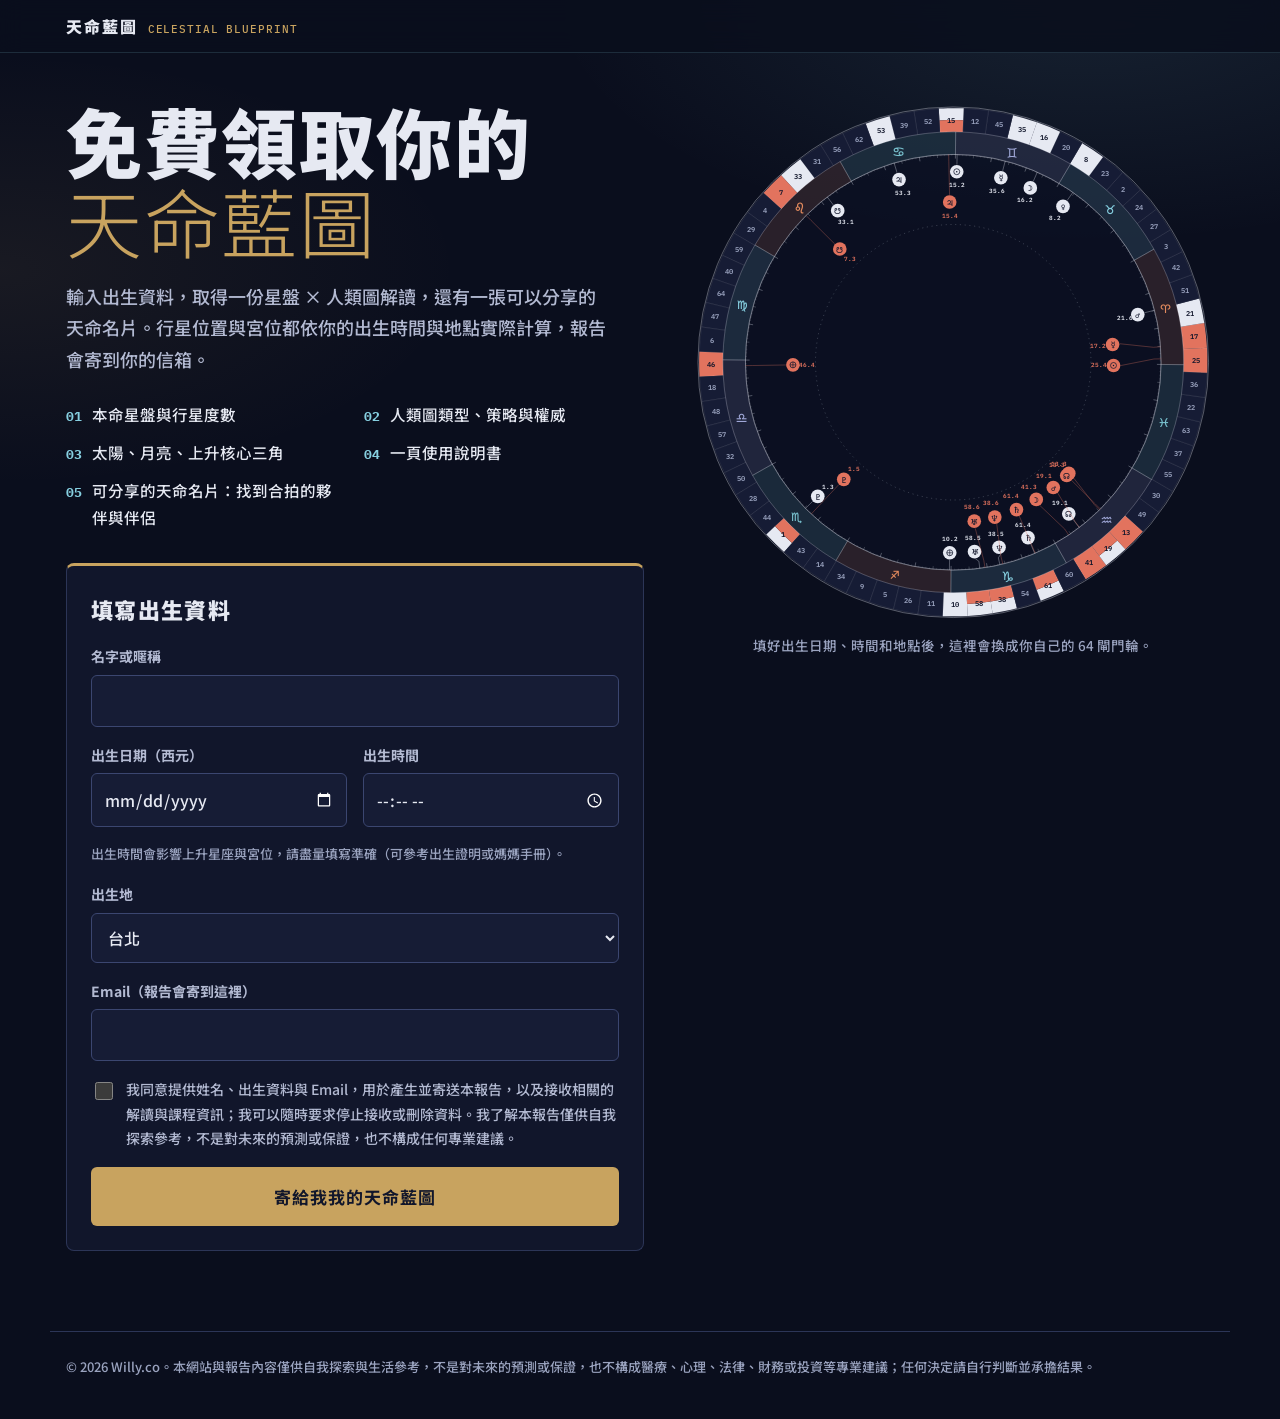
<file: astrology/blueprint/index.html>
<!doctype html>
<html lang="zh-Hant">
<head>
<meta charset="utf-8">
<meta name="viewport" content="width=device-width,initial-scale=1,viewport-fit=cover">
<title>免費領取你的天命藍圖｜星盤 × 人類圖</title>
<meta name="description" content="輸入出生資料，免費領取 6 頁的星盤 × 人類圖解讀報告，寄到你的信箱。">
<meta property="og:title" content="免費領取你的天命藍圖">
<meta property="og:description" content="星盤 × 人類圖合成解讀，6 頁免費版，寄到你的信箱。">
<meta name="theme-color" content="#0a0e1d">
<link rel="preconnect" href="https://fonts.googleapis.com"><link rel="preconnect" href="https://fonts.gstatic.com" crossorigin>
<link rel="stylesheet" href="https://fonts.googleapis.com/css2?family=Noto+Sans+TC:wght@300;400;500;700;900&family=IBM+Plex+Mono:wght@400;500;600&family=Noto+Sans+Symbols:wght@400;600&family=Cinzel:wght@600&display=swap">
<link rel="stylesheet" href="assets/style.css?v=8">
</head>
<body>
<header class="bar"><div class="bar-in"><a class="brand" href="./">天命藍圖 <small>CELESTIAL BLUEPRINT</small></a></div></header>
<main class="landing">
  <div class="hero">
    <h1>免費領取你的<span>天命藍圖</span></h1>
    <p class="lede">輸入出生資料，取得一份星盤 × 人類圖解讀，還有一張可以分享的天命名片。行星位置與宮位都依你的出生時間與地點實際計算，報告會寄到你的信箱。</p>
    <ul class="inside">
      <li><b>01</b>本命星盤與行星度數</li>
      <li><b>02</b>人類圖類型、策略與權威</li>
      <li><b>03</b>太陽、月亮、上升核心三角</li>
      <li><b>04</b>一頁使用說明書</li>
      <li><b>05</b>可分享的天命名片：找到合拍的夥伴與伴侶</li>
    </ul>
    <form class="form" id="form" novalidate>
      <h2>填寫出生資料</h2>
      <div class="field full"><label for="name">名字或暱稱</label><input id="name" name="name" autocomplete="nickname" maxlength="20" required></div>
      <div class="field"><label for="bdate">出生日期（西元）</label><input id="bdate" name="bdate" type="date" min="1900-01-01" max="2100-12-31" required></div>
      <div class="field"><label for="btime">出生時間</label><input id="btime" name="btime" type="time" required></div>
      <p class="hint full" style="grid-column:1/-1;">出生時間會影響上升星座與宮位，請盡量填寫準確（可參考出生證明或媽媽手冊）。</p>
      <div class="field full"><label for="city">出生地</label><select id="city" name="city"></select></div>
      <div class="other" id="other" hidden>
        <div class="field"><label for="cityname">城市名稱</label><input id="cityname" name="cityname" maxlength="20"></div>
        <div class="field"><label for="lat">緯度（北正南負）</label><input id="lat" name="lat" inputmode="decimal" placeholder="25.03"></div>
        <div class="field"><label for="lon">經度（東正西負）</label><input id="lon" name="lon" inputmode="decimal" placeholder="121.56"></div>
        <div class="field full"><label for="tz">時區</label><select id="tz" name="tz"></select></div>
      </div>
      <div class="field full"><label for="email">Email（報告會寄到這裡）</label><input id="email" name="email" type="email" autocomplete="email" required></div>
      <div class="hp" aria-hidden="true"><label for="website">網站</label><input id="website" name="website" tabindex="-1" autocomplete="off"></div>
      <label class="consent" for="consent"><input id="consent" type="checkbox"><span>我同意提供姓名、出生資料與 Email，用於產生並寄送本報告，以及接收相關的解讀與課程資訊；我可以隨時要求停止接收或刪除資料。我了解本報告僅供自我探索參考，不是對未來的預測或保證，也不構成任何專業建議。</span></label>
      <p class="msg" id="msg" hidden role="status" aria-live="polite"></p>
      <button class="btn btn-main" id="submit" type="submit">寄給我我的天命藍圖</button>
    </form>
  </div>
  <aside class="art" aria-label="64 閘門輪預覽"><figure><div id="art"></div><figcaption id="artcap">填好出生日期、時間和地點後，這裡會換成你自己的 64 閘門輪。</figcaption></figure></aside>
</main>
<footer class="foot">© <span id="yr"></span> <span id="brandname"></span>。本網站與報告內容僅供自我探索與生活參考，不是對未來的預測或保證，也不構成醫療、心理、法律、財務或投資等專業建議；任何決定請自行判斷並承擔結果。</footer>
<script src="assets/config.js?v=8"></script>
<script src="vendor/astronomy.browser.min.js?v=8"></script>
<script src="assets/astro.js?v=8"></script>
<script src="assets/charts.js?v=8"></script>
<script src="assets/cities.js?v=8"></script>
<script src="assets/app.js?v=8"></script>
<script>document.getElementById('yr').textContent=new Date().getFullYear();document.getElementById('brandname').textContent=(window.BLUEPRINT_CONFIG||{}).brand||'';</script>
</body>
</html>
</file>
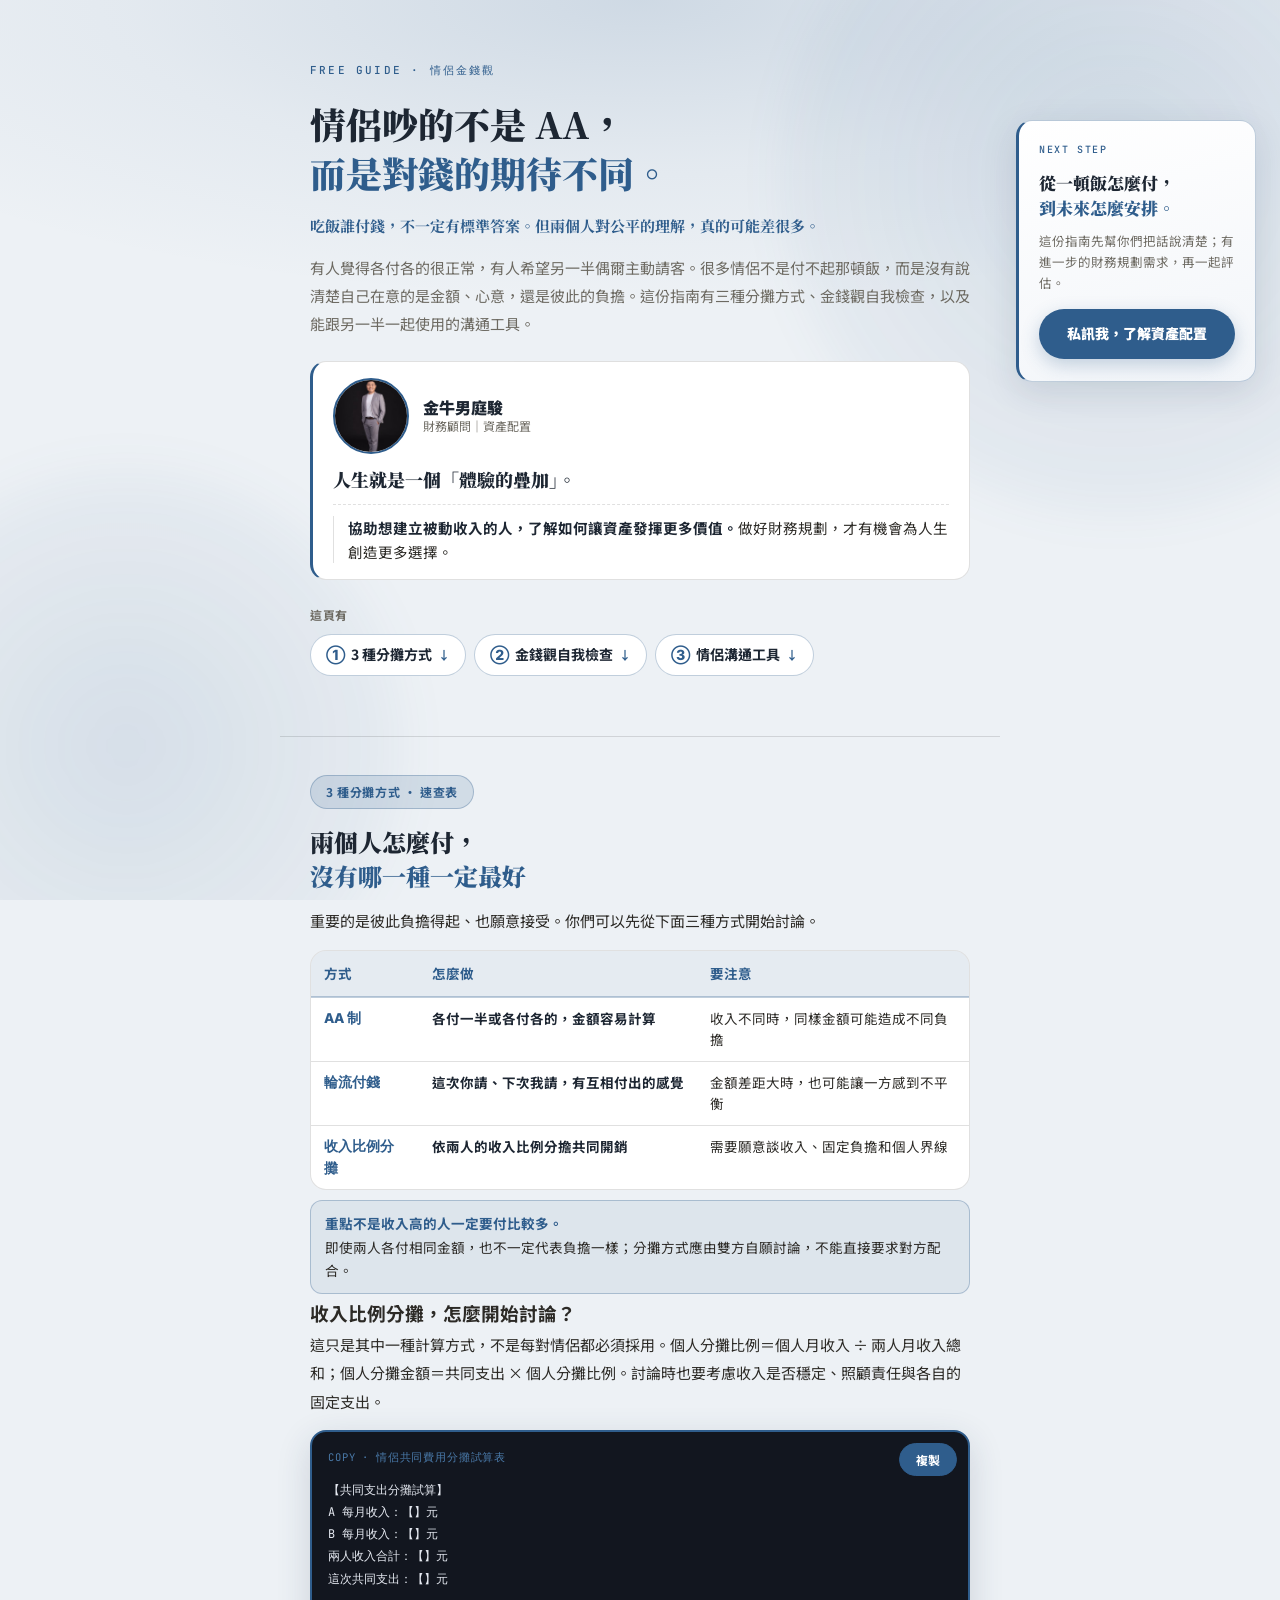
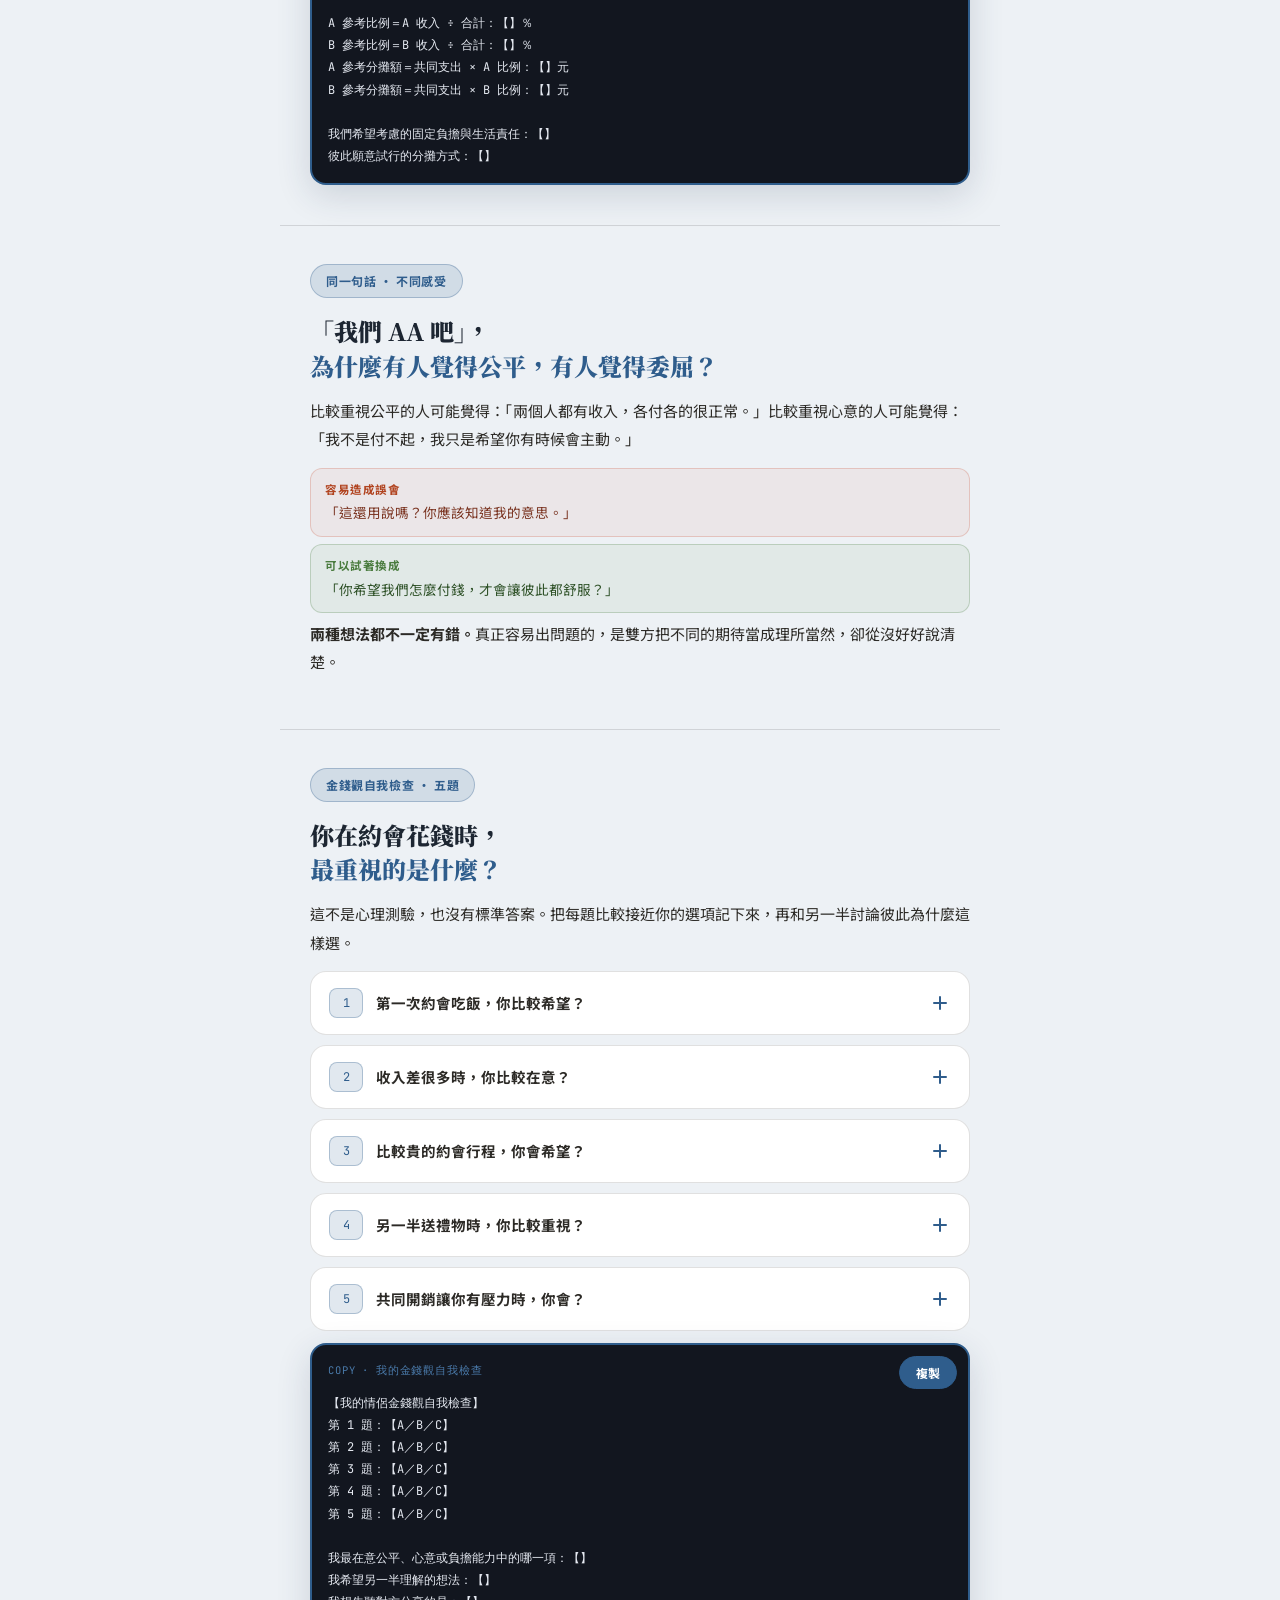
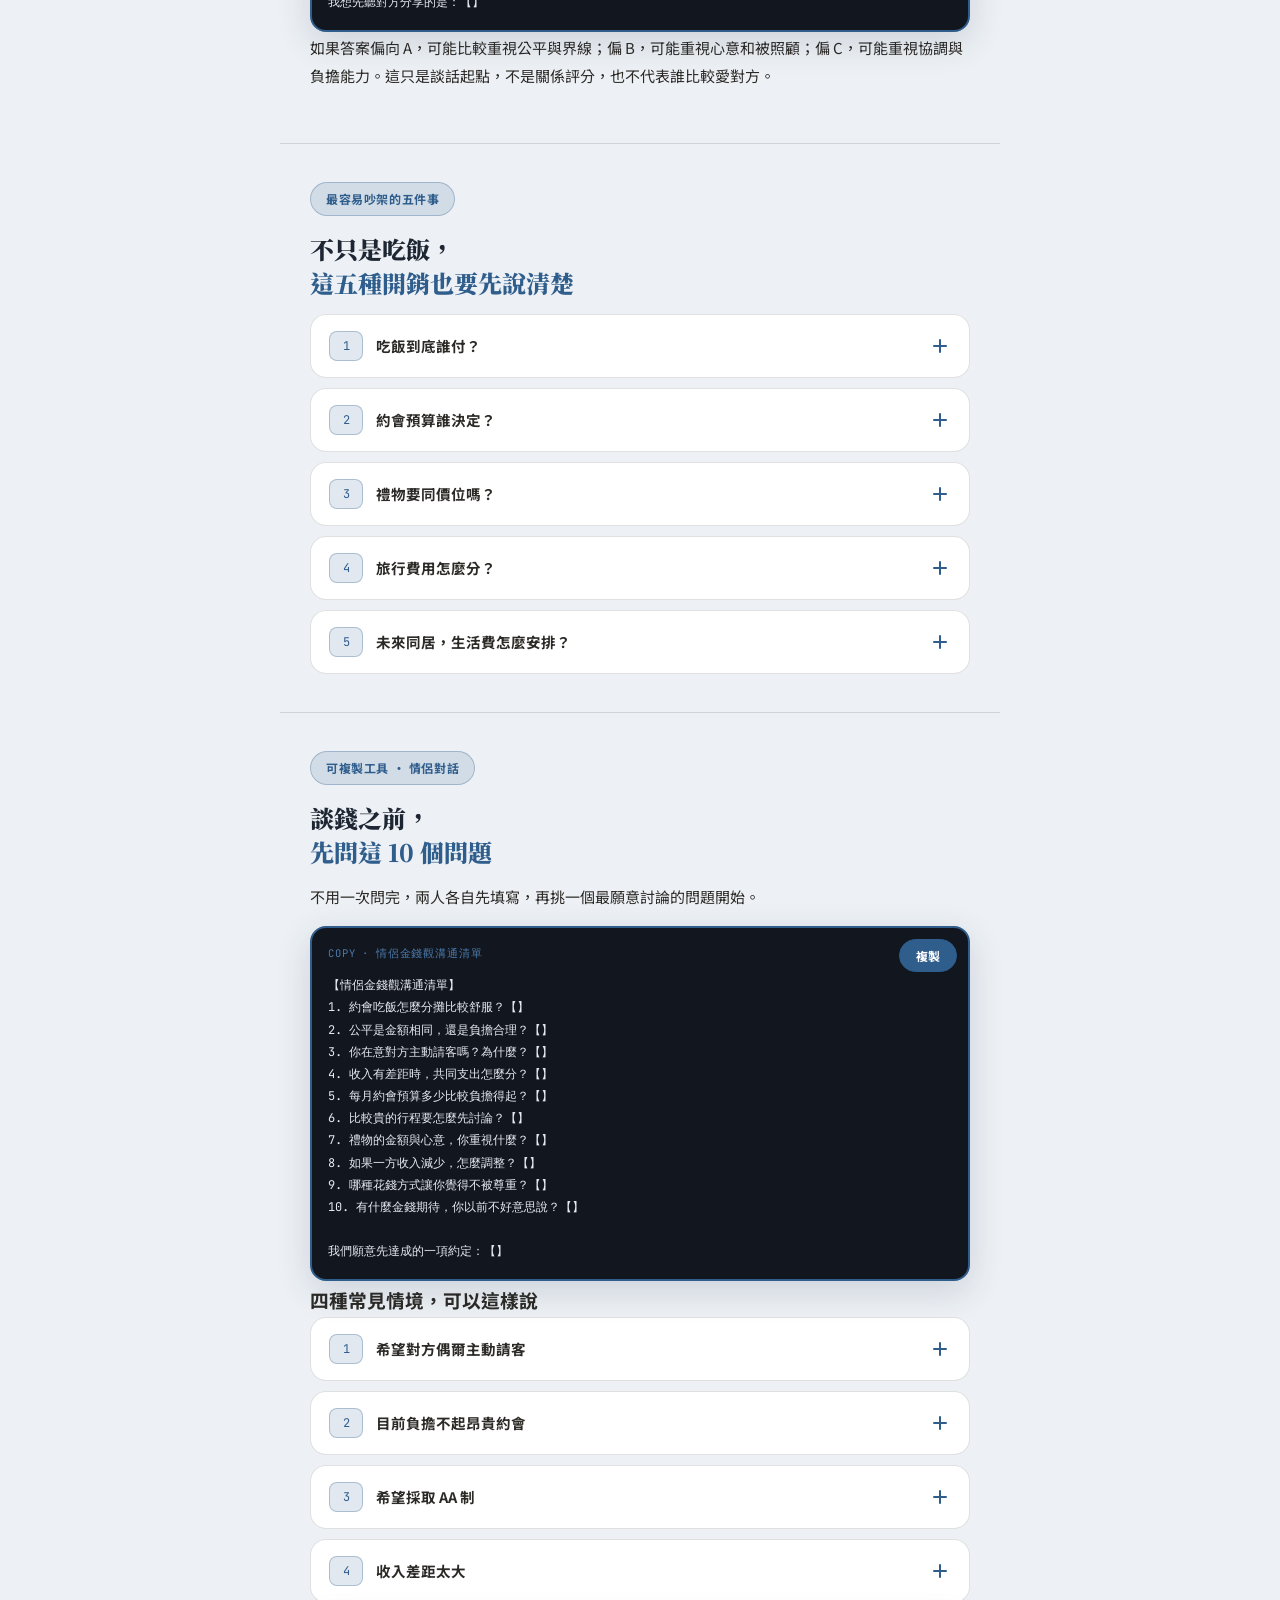
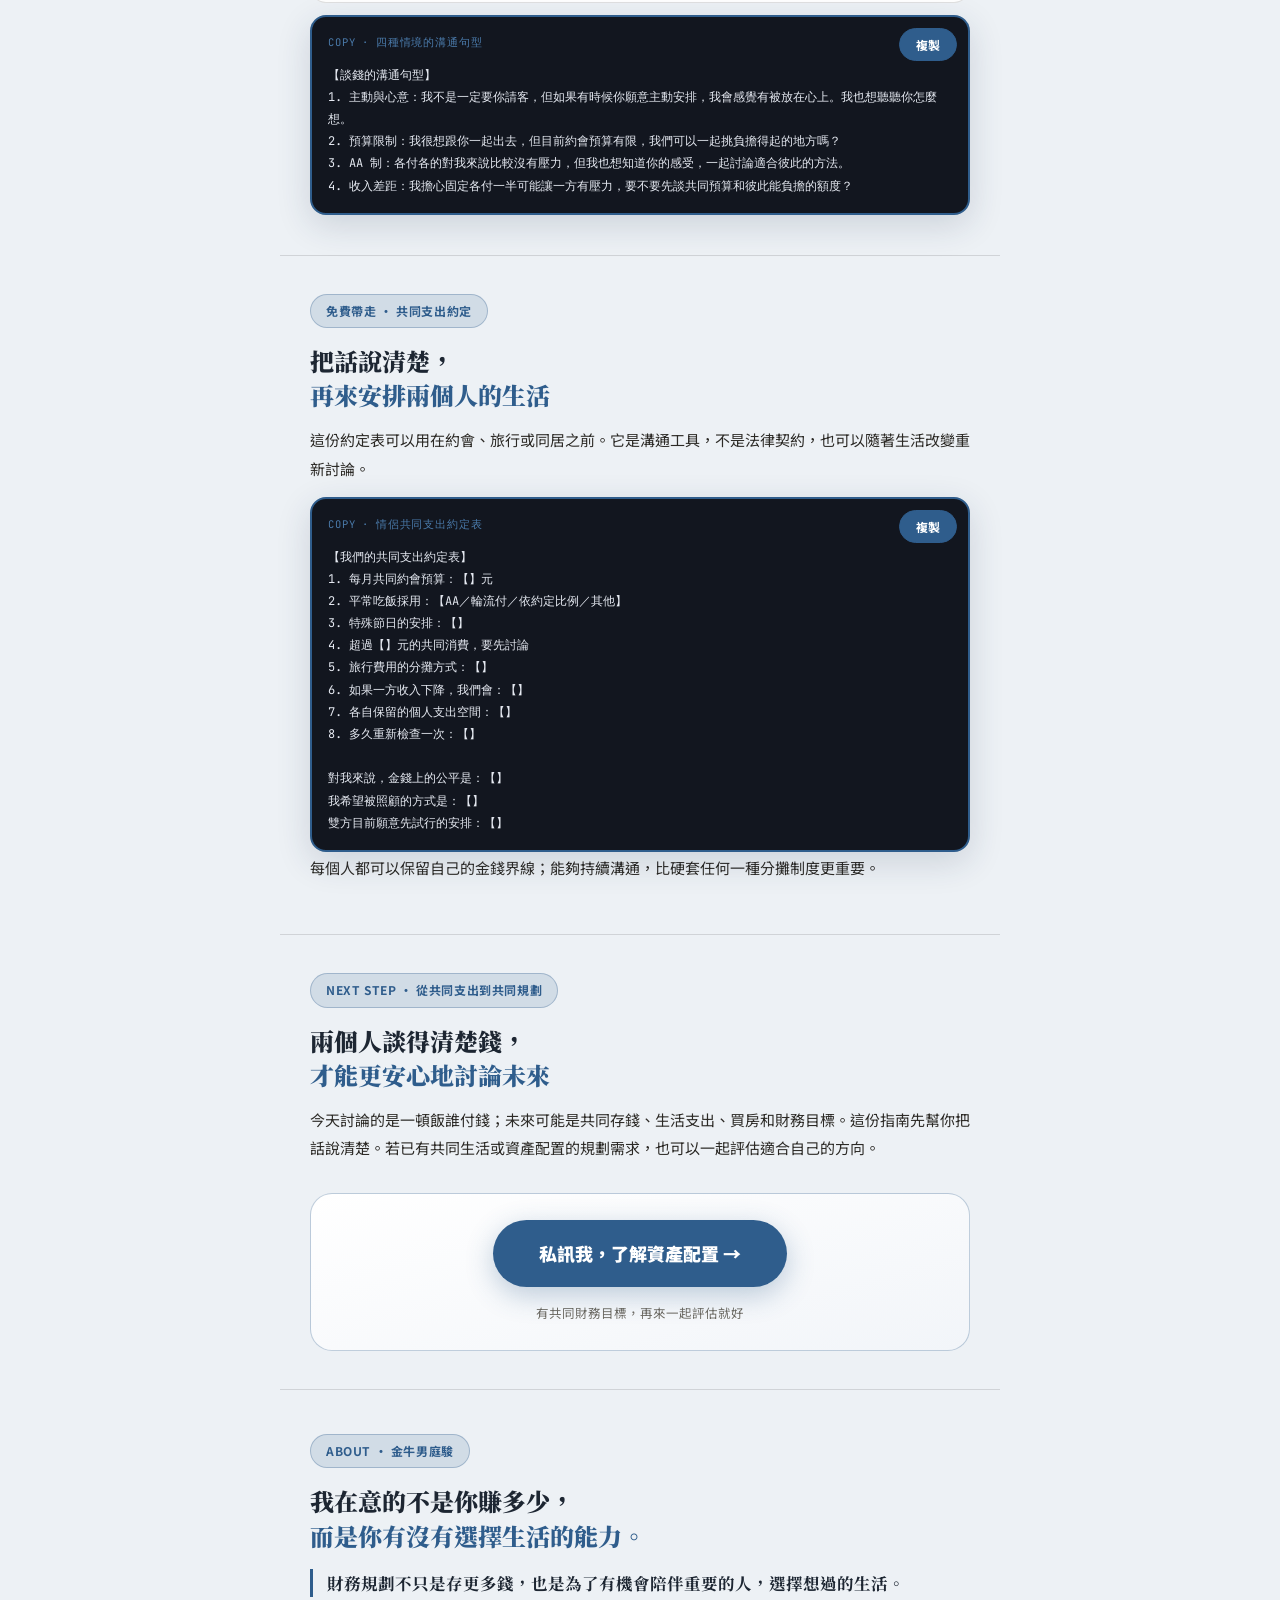
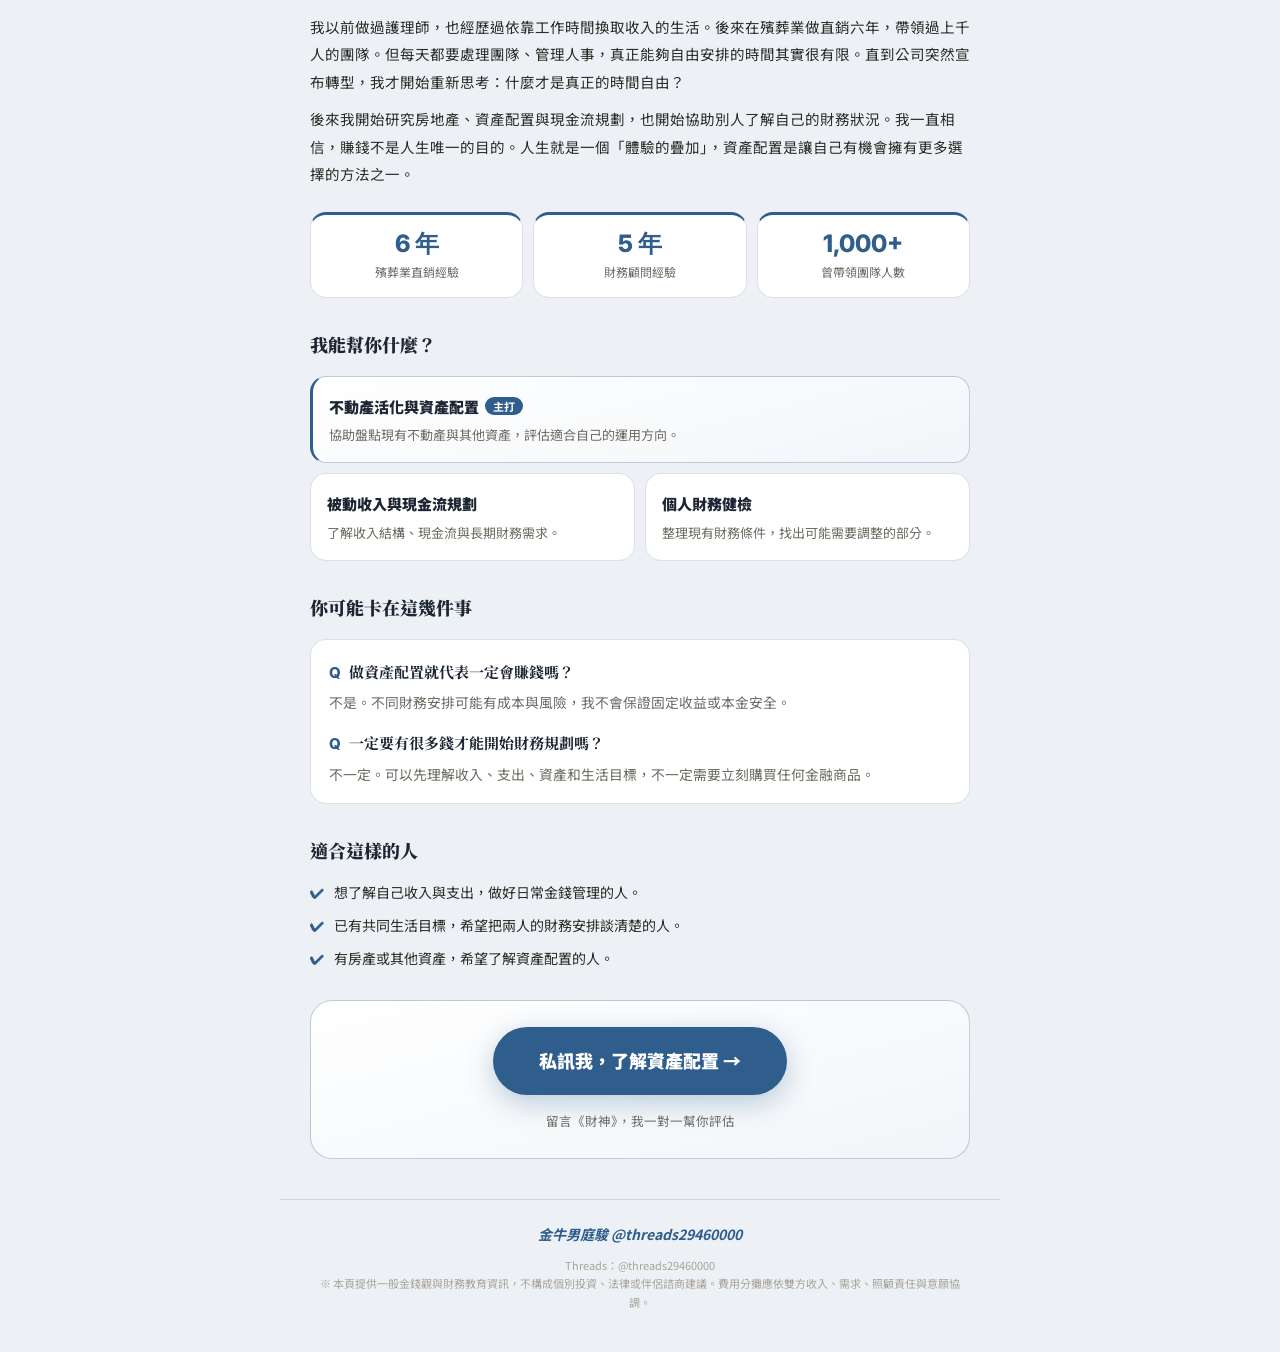
<file: couples-money-guide.html>
<!DOCTYPE html>

<html data-theme="navy" lang="zh-TW">
<head>
<meta charset="utf-8"/>
<meta content="width=device-width, initial-scale=1.0, viewport-fit=cover" name="viewport"/>
<!-- 要換：頁面標題、分享時顯示的描述 -->
<title>情侶金錢觀與共同支出溝通指南｜金牛男庭駿</title>
<meta content="了解四種刷卡陷阱，使用免費卡費健檢表，透過七天行動清單改善刷卡習慣。" name="description"/>
<link href="https://fonts.googleapis.com/css2?family=Noto+Serif+TC:wght@600;700;900&amp;family=Noto+Sans+TC:wght@300;400;500;700;900&amp;family=Inter:wght@400;600;700;800&amp;family=JetBrains+Mono:wght@400;500&amp;display=swap" rel="stylesheet"/>
<style>
/* ── 版型：沿用 2026-08-06-chatgpt-setup／2026-10-01-7-habits 的米色＋金橘 ── */
:root{
  --gold:#D4902A; --gold-bright:#E8A94A; --gold-dim:rgba(var(--a-rgb),0.30);
  --bg:#F4F1EA; --bg2:#FBF8F2; --card:#FFFFFF; --card2:#FAF6EE;
  --code:#12161f; --code-tx:#e6eaf2;
  --text:#2c2a26; --dim:#6d6a62; --faint:#a8a39a; --ink:#2a2620;
  --line:rgba(0,0,0,0.12);
  --ok:#4a7c3f; --ok-bg:rgba(74,124,63,0.07); --ok-line:rgba(74,124,63,0.25);
  --no:#b1431f; --no-bg:rgba(200,70,40,0.06); --no-line:rgba(200,70,40,0.22);
  --dark:linear-gradient(160deg,#15110b 0%,#241a0e 100%);
  --r-md:16px; --r-lg:22px; --pill:50px;
  --bounce:400ms cubic-bezier(0.34,1.56,0.64,1);
  --a-rgb:212,144,42; --sh-rgb:120,90,30; --bg-rgb:244,241,234; --on-accent:#1a1406;
  --serif:"Noto Serif TC",serif; --sans:"Noto Sans TC","Inter",sans-serif; --mono:"JetBrains Mono",monospace;
}
/* ── 配色：改 <html data-theme="…"> 就會換。gold 米金／green 墨綠／navy 海軍藍／rose 乾燥玫瑰 ── */
html[data-theme="green"]{--gold:#3F7D5C;--gold-bright:#5B9A77;--a-rgb:63,125,92;--bg:#EEF2EC;--bg2:#F7F9F5;--card2:#F3F6F1;--bg-rgb:238,242,236;--sh-rgb:40,70,50;--ink:#1f2a24;--on-accent:#ffffff;}
html[data-theme="navy"]{--gold:#2F5D8C;--gold-bright:#4A7AAA;--a-rgb:47,93,140;--bg:#EDF1F5;--bg2:#F7F9FB;--card2:#F2F5F9;--bg-rgb:237,241,245;--sh-rgb:30,50,80;--ink:#1d2632;--on-accent:#ffffff;}
html[data-theme="rose"]{--gold:#B5656B;--gold-bright:#C98389;--a-rgb:181,101,107;--bg:#F6EFEE;--bg2:#FBF7F6;--card2:#F8F1F0;--bg-rgb:246,239,238;--sh-rgb:110,60,60;--ink:#2e2324;--on-accent:#ffffff;}
*{margin:0;padding:0;box-sizing:border-box;}
html{scroll-behavior:smooth;}
body{font-family:var(--sans);color:var(--text);line-height:1.85;overflow-x:hidden;background:var(--bg);
  background-image:radial-gradient(118% 54% at 50% 0%, rgba(var(--a-rgb),0.16) 0%, rgba(var(--a-rgb),0.05) 34%, rgba(var(--bg-rgb),0) 62%);
  background-attachment:fixed;}
.glow{position:fixed;inset:0;z-index:0;pointer-events:none;overflow:hidden;}
.g1{position:absolute;width:min(60vw,680px);height:min(60vw,680px);border-radius:50%;background:radial-gradient(circle, rgba(var(--a-rgb),0.13), rgba(var(--a-rgb),0));top:-18%;right:-14%;filter:blur(20px);}
.g2{position:absolute;width:min(50vw,560px);height:min(50vw,560px);border-radius:50%;background:radial-gradient(circle, rgba(var(--a-rgb),0.12), rgba(var(--a-rgb),0));bottom:-14%;left:-12%;filter:blur(22px);}
.wrap{max-width:720px;margin:0 auto;position:relative;}
.js .fade{opacity:0;transform:translateY(28px);transition:opacity .6s ease,transform .6s ease;}
.fade.vis{opacity:1;transform:translateY(0);}
a{color:var(--gold);text-decoration:none;}
.g{color:var(--gold);}

/* ═════ ① 懸浮按鈕：電腦版掛右側、手機版浮在底部；滑到研究所介紹時自動收起 ═════ */
.float-cta{position:fixed;z-index:40;transition:opacity .3s ease,transform .3s ease;}
.float-cta.hide{opacity:0;pointer-events:none;}
.fc-card{display:none;}
.fc-pill{display:flex;align-items:center;justify-content:center;gap:8px;background:var(--gold);color:var(--on-accent);font-weight:900;font-size:15px;padding:14px 26px;border-radius:var(--pill);box-shadow:0 10px 28px rgba(var(--sh-rgb),0.32);white-space:nowrap;}
.fc-pill .ar{transition:transform .2s;}
.fc-pill:hover .ar{transform:translateX(3px);}
/* 手機／平板：底部置中 */
@media(max-width:1119px){
  .float-cta{left:50%;bottom:calc(16px + env(safe-area-inset-bottom));transform:translateX(-50%);}
  .float-cta.hide{transform:translate(-50%,20px);}
  body{padding-bottom:84px;}
}
/* 電腦：右側卡片 */
@media(min-width:1120px){
  .float-cta{top:120px;right:max(24px,calc((100vw - 720px)/2 - 272px));width:240px;}
  .float-cta.hide{transform:translateX(16px);}
  .fc-pill{display:none;}
  .fc-card{display:block;background:linear-gradient(165deg,var(--card) 0%,var(--card2) 100%);border:1px solid var(--gold-dim);border-left:3px solid var(--gold);border-radius:var(--r-md);padding:20px 20px 22px;box-shadow:0 10px 34px rgba(var(--sh-rgb),0.13);}
  .fc-card .k{font-family:var(--mono);font-size:10px;letter-spacing:0.16em;color:var(--gold);margin-bottom:10px;font-weight:500;}
  .fc-card h4{font-family:var(--serif);font-weight:900;font-size:17px;line-height:1.5;color:var(--ink);margin-bottom:9px;}
  .fc-card p{font-size:12.5px;color:var(--dim);line-height:1.7;margin-bottom:16px;}
  .fc-card a{display:block;text-align:center;background:var(--gold);color:var(--on-accent);font-weight:900;font-size:14px;padding:12px 14px;border-radius:var(--pill);box-shadow:0 6px 18px rgba(var(--a-rgb),0.26);transition:transform var(--bounce);}
  .fc-card a:hover{transform:translateY(-2px);}
}

/* ═════ 開頭：只交代「這頁是什麼」，自介移到最下面 ═════ */
.hero{position:relative;z-index:1;padding:60px 30px 36px;}
.kicker{font-family:var(--mono);font-size:11px;letter-spacing:0.2em;color:var(--gold);margin-bottom:20px;font-weight:500;}
.hero h1{font-family:var(--serif);font-weight:900;font-size:36px;line-height:1.36;margin-bottom:14px;color:var(--ink);}
.hero .h-sub{font-family:var(--serif);font-weight:700;font-size:15px;color:var(--gold);margin-bottom:14px;}
.hero-sub{font-size:15px;color:var(--dim);line-height:1.85;margin-bottom:24px;}
/* 這頁有什麼：數字跟單位寫在一起，點了直接跳到那一段 */
.toc{margin-bottom:24px;}
.toc .tt{font-size:12px;font-weight:700;color:var(--dim);letter-spacing:0.05em;margin-bottom:8px;}
.toc ul{list-style:none;display:flex;flex-wrap:wrap;gap:8px;}
.toc a{display:inline-flex;align-items:center;gap:6px;background:var(--card);border:1px solid var(--gold-dim);border-radius:var(--pill);padding:7px 15px;font-size:14px;font-weight:700;color:var(--ink);transition:border-color .2s;}
.toc a:hover{border-color:var(--gold);}
.toc a b{font-family:"Inter";font-weight:800;color:var(--gold);}
.toc a i{font-style:normal;color:var(--gold);font-size:12px;}
/* 自介卡：全站固定。上面一句是對讀者的承諾，下面是證明 */
.mid-intro{background:var(--card);border:1px solid var(--line);border-left:3px solid var(--gold);border-radius:var(--r-md);padding:16px 20px;margin-bottom:24px;}
.mid-intro .slogan{font-family:var(--serif);font-weight:900;font-size:min(18px,4vw);white-space:nowrap;line-height:1.45;color:var(--ink);margin-top:12px;}

.mid-intro .who{display:flex;align-items:center;gap:14px;}
.mid-intro .who img{width:76px;height:76px;border-radius:50%;object-fit:cover;border:2px solid var(--gold);}
.mid-intro .nm{font-weight:900;font-size:16px;line-height:1.3;color:var(--ink);}
.mid-intro .tt2{font-size:12px;color:var(--dim);line-height:1.4;}
.mid-intro .proof{display:flex;align-items:flex-end;gap:14px;border-top:1px dashed var(--line);margin-top:12px;padding-top:11px;}
.mid-intro .num{flex-shrink:0;line-height:1.2;}
.mid-intro .num .d{font-size:11px;color:var(--dim);}
.mid-intro .num .v{font-family:"Inter";font-weight:800;font-size:18px;color:var(--gold);white-space:nowrap;}
.mid-intro .txt{font-size:14.5px;line-height:1.6;color:var(--text);padding-left:14px;border-left:1px solid var(--line);}
.mid-intro .txt b{color:var(--ink);}
.m-br{display:none;}

/* ═════ ② 乾貨區 ═════ */
.sec{position:relative;z-index:1;padding:38px 30px;border-top:1px solid var(--line);}
.sec-tag{display:inline-block;background:rgba(var(--a-rgb),0.14);color:var(--gold);font-size:12px;font-weight:700;padding:5px 15px;border:1px solid var(--gold-dim);border-radius:var(--pill);margin-bottom:16px;letter-spacing:0.05em;}
.sec h2{font-family:var(--serif);font-weight:900;font-size:24px;line-height:1.42;margin-bottom:14px;color:var(--ink);}
.sec>p{font-size:15px;color:var(--text);line-height:1.9;margin-bottom:14px;}
.tipline{font-size:13.5px;color:var(--dim);line-height:1.75;border-left:2px solid var(--gold-dim);padding-left:14px;margin:13px 0 2px;}
.tipline b{color:var(--gold);}

.tblwrap{overflow-x:auto;margin:12px 0 4px;border:1px solid var(--line);border-radius:var(--r-md);background:var(--card);}
.tbl{width:100%;border-collapse:collapse;font-size:13.5px;}
.tbl th{background:rgba(var(--a-rgb),0.12);color:var(--gold);font-weight:700;text-align:left;padding:10px 13px;border-bottom:2px solid var(--gold-dim);white-space:nowrap;}
.tbl td{padding:10px 13px;border-bottom:1px solid var(--line);vertical-align:top;line-height:1.6;}
.tbl td:first-child{font-family:"Inter";font-weight:800;color:var(--gold);}
.tbl td:nth-child(2){font-weight:700;color:var(--ink);white-space:nowrap;}
.tbl tr:last-child td{border-bottom:none;}

.acc{display:flex;flex-direction:column;gap:10px;}
details.ch{background:var(--card);border:1px solid var(--line);border-radius:var(--r-md);overflow:hidden;}
details.ch[open]{border-color:var(--gold-dim);box-shadow:0 4px 18px rgba(var(--sh-rgb),0.07);}
details.ch summary{list-style:none;cursor:pointer;display:flex;align-items:center;gap:13px;padding:16px 18px;user-select:none;}
details.ch summary::-webkit-details-marker{display:none;}
.ch-n{flex-shrink:0;min-width:34px;height:30px;border-radius:8px;background:rgba(var(--a-rgb),0.14);border:1px solid var(--gold-dim);color:var(--gold);font-family:var(--mono);font-size:12px;display:flex;align-items:center;justify-content:center;}
.ch-t{flex:1;font-weight:700;font-size:14.5px;line-height:1.4;}
.ch-t .en{font-weight:400;color:var(--dim);font-size:12.5px;}
.ch-mk{flex-shrink:0;width:22px;height:22px;position:relative;}
.ch-mk::before,.ch-mk::after{content:"";position:absolute;background:var(--gold);border-radius:2px;transition:transform .25s ease,opacity .25s;}
.ch-mk::before{top:10px;left:4px;width:14px;height:2px;}
.ch-mk::after{top:4px;left:10px;width:2px;height:14px;}
details.ch[open] .ch-mk::after{transform:rotate(90deg);opacity:0;}
.ch-body{padding:6px 18px 18px;border-top:1px solid var(--line);}
.ch-body p{font-size:14px;line-height:1.82;margin:10px 0;}
.pos{background:rgba(var(--a-rgb),0.08);border:1px solid var(--gold-dim);border-radius:12px;padding:11px 14px;margin:10px 0 2px;font-size:13.6px;line-height:1.72;}
.pos b{color:var(--gold);}
.judge{border-radius:12px;padding:11px 14px;margin:7px 0;font-size:13.6px;line-height:1.72;}
.judge.no{background:var(--no-bg);border:1px solid var(--no-line);color:#7a3320;}
.judge.ok{background:var(--ok-bg);border:1px solid var(--ok-line);color:#2f5228;}
.judge .jl{font-weight:700;font-size:11.5px;letter-spacing:0.05em;display:block;margin-bottom:2px;}
.judge.no .jl{color:var(--no);}
.judge.ok .jl{color:var(--ok);}

.cp{background:var(--code);border:2px solid var(--gold);border-radius:var(--r-md);padding:16px;margin:12px 0 2px;position:relative;box-shadow:0 10px 34px rgba(var(--sh-rgb),0.16);}
.cp .pl{font-family:var(--mono);font-size:10.5px;letter-spacing:0.08em;color:var(--gold-bright);margin-bottom:11px;max-width:calc(100% - 96px);}
.cp pre{font-family:var(--mono);font-size:12px;line-height:1.85;color:var(--code-tx);white-space:pre-wrap;word-break:break-word;}
.cp .ph{color:var(--gold-bright);}
.copy-btn{position:absolute;top:11px;right:11px;background:var(--gold);border:1px solid var(--gold);color:var(--on-accent);font-family:var(--sans);font-size:12px;font-weight:700;padding:7px 16px;border-radius:50px;cursor:pointer;}

.ck{display:flex;gap:11px;align-items:flex-start;padding:9px 0;cursor:pointer;border-bottom:1px dashed var(--line);}
.ck:last-of-type{border-bottom:none;}
.ck input{appearance:none;-webkit-appearance:none;flex-shrink:0;width:19px;height:19px;margin-top:4px;border:2px solid var(--gold-dim);border-radius:5px;background:var(--bg2);cursor:pointer;position:relative;transition:all .18s;}
.ck input:checked{background:var(--gold);border-color:var(--gold);}
.ck input:checked::after{content:"";position:absolute;left:5px;top:1px;width:5px;height:10px;border:solid var(--on-accent);border-width:0 2.5px 2.5px 0;transform:rotate(45deg);}
.ck span{font-size:14.5px;line-height:1.7;}
.ck input:checked + span{color:var(--faint);text-decoration:line-through;}
.cklist{background:var(--card);border:1px solid var(--line);border-left:3px solid var(--gold);border-radius:var(--r-md);padding:8px 18px;}

/* ═════ ③ 研究所介紹：跟上面同一套米色＋白卡，不另外換成深色 ═════ */
.inst{position:relative;z-index:1;padding:44px 30px 40px;border-top:1px solid var(--line);}
.inst .kk{display:inline-block;background:rgba(var(--a-rgb),0.14);color:var(--gold);font-size:12px;font-weight:700;padding:5px 15px;border:1px solid var(--gold-dim);border-radius:var(--pill);margin-bottom:16px;letter-spacing:0.05em;}
.inst h2{font-family:var(--serif);font-weight:900;font-size:24px;line-height:1.42;margin-bottom:16px;color:var(--ink);}
.inst h2 .g{color:var(--gold);}
.inst .lead{font-family:var(--serif);font-weight:700;font-size:16.5px;line-height:1.7;color:var(--ink);margin-bottom:16px;padding-left:14px;border-left:3px solid var(--gold);}
.founder{margin-bottom:24px;}
.founder p{font-size:14.5px;line-height:1.9;color:var(--text);margin-bottom:10px;}
.founder p b{color:var(--gold);}
.big{display:grid;grid-template-columns:repeat(3,1fr);gap:10px;margin:0 0 30px;}
.big .b{background:var(--card);border:1px solid var(--line);border-top:3px solid var(--gold);border-radius:var(--r-md);padding:16px 10px;text-align:center;}
.big .bn{font-family:"Inter";font-weight:800;font-size:24px;color:var(--gold);line-height:1.1;}
.big .bl{font-size:12px;color:var(--dim);margin-top:6px;line-height:1.5;}
.inst h3{font-family:var(--serif);font-weight:900;font-size:18px;margin:6px 0 14px;color:var(--ink);}
.tools{display:grid;grid-template-columns:1fr 1fr;gap:10px;margin-bottom:30px;}
.tool{background:var(--card);border:1px solid var(--line);border-radius:var(--r-md);padding:16px;}
.tool.main{grid-column:1 / -1;border-color:var(--gold-dim);border-left:3px solid var(--gold);background:linear-gradient(165deg,var(--card) 0%,var(--card2) 100%);}
.tool .tn{font-weight:900;font-size:15px;color:var(--ink);margin-bottom:4px;}
.tool .tn em{font-style:normal;font-size:11px;font-weight:700;color:var(--on-accent);background:var(--gold);border-radius:50px;padding:1px 8px;margin-left:6px;vertical-align:2px;}
.tool .tn em.soon{background:rgba(0,0,0,0.08);color:var(--dim);}
.tool .td{font-size:13px;color:var(--dim);line-height:1.7;}
.qa{background:var(--card);border:1px solid var(--line);border-radius:var(--r-md);padding:4px 18px 16px;margin-bottom:30px;}
.qa .q{font-family:var(--serif);font-weight:700;font-size:15px;color:var(--ink);margin:14px 0 4px;}
.qa .q::before{content:"Q";color:var(--gold);font-family:"Inter";font-weight:800;margin-right:8px;}
.qa .a{font-size:13.8px;color:var(--dim);line-height:1.8;}
.fit .f{display:flex;gap:10px;font-size:14px;line-height:1.7;margin-bottom:9px;color:var(--text);}
.fit .f::before{content:"\2714";color:var(--gold);font-weight:700;flex-shrink:0;}
.btn-wrap{text-align:center;margin-top:30px;background:linear-gradient(165deg,var(--card) 0%,var(--card2) 100%);border:1px solid var(--gold-dim);border-radius:var(--r-lg);padding:26px 18px;}
.skbtn{display:inline-flex;align-items:center;gap:8px;background:var(--gold);color:var(--on-accent);border-radius:var(--pill);padding:17px 46px;font-weight:900;font-size:18px;box-shadow:0 8px 28px rgba(var(--a-rgb),0.30);transition:transform var(--bounce);position:relative;overflow:hidden;}
.skbtn:hover{transform:translateY(-3px);}
.skbtn::after{content:'';position:absolute;top:0;left:-100%;width:50%;height:100%;background:linear-gradient(90deg,transparent,rgba(255,255,255,0.45),transparent);transform:skewX(-25deg);animation:shine 3.4s ease-in-out infinite;}
@keyframes shine{0%{left:-100%;}22%{left:160%;}100%{left:160%;}}
.btn-note{margin-top:14px;font-size:12.5px;color:var(--dim);}

.footer{position:relative;z-index:1;border-top:1px solid var(--line);padding:22px 30px 40px;text-align:center;}
.footer .fa{font-style:italic;font-size:14px;color:var(--gold);font-weight:700;}
.footer .fc{font-size:11px;color:var(--faint);margin-top:8px;line-height:1.7;}

/* ── 手機版 ── */
@media(max-width:600px){
  .hero{padding:40px 20px 28px;}
  .hero h1{font-size:28px;}
  .sec{padding:32px 20px;}
  .sec h2{font-size:21px;}
  .mid-intro .proof{flex-direction:column;align-items:flex-start;gap:6px;}
  .mid-intro .num{display:flex;align-items:baseline;gap:8px;}
  .mid-intro .num .d{font-size:13px;}
  .mid-intro .txt{padding-left:0;border-left:none;}
  .m-br{display:inline;}
  .tbl{font-size:13px;}
  .tbl th,.tbl td{padding:10px 10px;}
  details.ch summary{padding:15px 16px;align-items:flex-start;}
  .ch-t .en{display:block;margin-top:3px;}
  .ch-mk{margin-top:4px;}
  .inst{padding:34px 20px 32px;}
  .inst h2{font-size:21px;}
  .founder p{font-size:min(14.5px,calc((100vw - 40px) / 26.5));}
  .big .bn{font-size:20px;}
  .tools{grid-template-columns:1fr;}
  .skbtn{font-size:16px;padding:15px 26px;white-space:nowrap;}
  .footer{padding:20px 20px 36px;}
}
</style>
</head>
<body>
<script>document.documentElement.className+=' js';</script>
<div class="glow"><div class="g1"></div><div class="g2"></div></div>
<!-- ═════ ① 懸浮按鈕：電腦版右側卡片、手機版底部按鈕。滑到最下面「關於我」時自動收起 ═════ -->
<div class="float-cta" id="float-cta">
<a class="fc-pill" href="https://lin.ee/S8QUSv8" rel="noopener" target="_blank">私訊我，了解資產配置 <span class="ar">→</span></a>
<div class="fc-card"><div class="k">NEXT STEP</div><h4>從一頓飯怎麼付，<br/><span class="g">到未來怎麼安排。</span></h4><p>這份指南先幫你們把話說清楚；有進一步的財務規劃需求，再一起評估。</p><a href="https://lin.ee/S8QUSv8" rel="noopener" target="_blank">私訊我，了解資產配置</a></div>
</div>
<div class="wrap">
<!-- ═════ 開頭：這頁是什麼 ═════ -->
<header class="hero">
<div class="kicker">FREE GUIDE · 情侶金錢觀</div>
<h1>情侶吵的不是 AA，<br/><span class="g">而是對錢的期待不同。</span></h1>
<div class="h-sub">吃飯誰付錢，不一定有標準答案。但兩個人對公平的理解，真的可能差很多。</div>
<p class="hero-sub">有人覺得各付各的很正常，有人希望另一半偶爾主動請客。很多情侶不是付不起那頓飯，而是沒有說清楚自己在意的是金額、心意，還是彼此的負擔。這份指南有三種分攤方式、金錢觀自我檢查，以及能跟另一半一起使用的溝通工具。</p>
<div class="mid-intro">
<div class="who">
<img alt="金牛男庭駿" src="[data-uri]"/>
<div><div class="nm">金牛男庭駿</div><div class="tt2">財務顧問｜資產配置</div></div>
</div>
<div class="slogan">人生就是一個「體驗的疊加」。</div>
<div class="proof"><div class="txt"><b>協助想建立被動收入的人，了解如何讓資產發揮更多價值。</b><br class="m-br">做好財務規劃，才有機會為人生創造更多選擇。</br></div>
</div>
</div>
<nav class="toc"><div class="tt">這頁有</div><ul><li><a href="#s-split"><b>①</b> 3 種分攤方式 <i>↓</i></a></li><li><a href="#s-values"><b>②</b> 金錢觀自我檢查 <i>↓</i></a></li><li><a href="#s-talk"><b>③</b> 情侶溝通工具 <i>↓</i></a></li></ul></nav>
</header>






<!-- ═════ ③ 關於我：每一頁都一樣，不跟著乾貨改 ═════ -->

<section class="sec fade" id="s-split"><span class="sec-tag">3 種分攤方式 · 速查表</span><h2>兩個人怎麼付，<br/><span class="g">沒有哪一種一定最好</span></h2><p>重要的是彼此負擔得起、也願意接受。你們可以先從下面三種方式開始討論。</p><div class="tblwrap"><table class="tbl"><thead><tr><th>方式</th><th>怎麼做</th><th>要注意</th></tr></thead><tbody><tr><td>AA 制</td><td>各付一半或各付各的，金額容易計算</td><td>收入不同時，同樣金額可能造成不同負擔</td></tr><tr><td>輪流付錢</td><td>這次你請、下次我請，有互相付出的感覺</td><td>金額差距大時，也可能讓一方感到不平衡</td></tr><tr><td>收入比例分攤</td><td>依兩人的收入比例分擔共同開銷</td><td>需要願意談收入、固定負擔和個人界線</td></tr></tbody></table></div><div class="pos"><b>重點不是收入高的人一定要付比較多。</b><p>即使兩人各付相同金額，也不一定代表負擔一樣；分攤方式應由雙方自願討論，不能直接要求對方配合。</p></div>
<h3>收入比例分攤，怎麼開始討論？</h3><p>這只是其中一種計算方式，不是每對情侶都必須採用。個人分攤比例＝個人月收入 ÷ 兩人月收入總和；個人分攤金額＝共同支出 × 個人分攤比例。討論時也要考慮收入是否穩定、照顧責任與各自的固定支出。</p><div class="cp"><div class="pl">COPY · 情侶共同費用分攤試算表</div><button class="copy-btn" type="button">複製</button><pre>【共同支出分攤試算】
A 每月收入：【】元
B 每月收入：【】元
兩人收入合計：【】元
這次共同支出：【】元

A 參考比例＝A 收入 ÷ 合計：【】％
B 參考比例＝B 收入 ÷ 合計：【】％
A 參考分攤額＝共同支出 × A 比例：【】元
B 參考分攤額＝共同支出 × B 比例：【】元

我們希望考慮的固定負擔與生活責任：【】
彼此願意試行的分攤方式：【】</pre></div></section>
<section class="sec fade"><span class="sec-tag">同一句話 · 不同感受</span><h2>「我們 AA 吧」，<br/><span class="g">為什麼有人覺得公平，有人覺得委屈？</span></h2><p>比較重視公平的人可能覺得：「兩個人都有收入，各付各的很正常。」比較重視心意的人可能覺得：「我不是付不起，我只是希望你有時候會主動。」</p><div class="judge no"><span class="jl">容易造成誤會</span>「這還用說嗎？你應該知道我的意思。」</div><div class="judge ok"><span class="jl">可以試著換成</span>「你希望我們怎麼付錢，才會讓彼此都舒服？」</div><p><b>兩種想法都不一定有錯。</b>真正容易出問題的，是雙方把不同的期待當成理所當然，卻從沒好好說清楚。</p></section>
<section class="sec fade" id="s-values"><span class="sec-tag">金錢觀自我檢查 · 五題</span><h2>你在約會花錢時，<br/><span class="g">最重視的是什麼？</span></h2><p>這不是心理測驗，也沒有標準答案。把每題比較接近你的選項記下來，再和另一半討論彼此為什麼這樣選。</p><div class="acc">
<details class="ch"><summary><span class="ch-n">1</span><span class="ch-t">第一次約會吃飯，你比較希望？</span><span class="ch-mk"></span></summary><div class="ch-body"><p>A 各付各的，壓力小。<br/>B 對方主動請客會覺得很有心。<br/>C 先看金額和彼此狀況。</p></div></details>
<details class="ch"><summary><span class="ch-n">2</span><span class="ch-t">收入差很多時，你比較在意？</span><span class="ch-mk"></span></summary><div class="ch-body"><p>A 每人付自己那份。<br/>B 收入高的一方偶爾多負擔。<br/>C 先談雙方能負擔的比例。</p></div></details>
<details class="ch"><summary><span class="ch-n">3</span><span class="ch-t">比較貴的約會行程，你會希望？</span><span class="ch-mk"></span></summary><div class="ch-body"><p>A 各自決定能否負擔。<br/>B 願意互相請客表達心意。<br/>C 先確認預算和安排。</p></div></details>
<details class="ch"><summary><span class="ch-n">4</span><span class="ch-t">另一半送禮物時，你比較重視？</span><span class="ch-mk"></span></summary><div class="ch-body"><p>A 不用太貴，彼此平衡。<br/>B 對方有沒有想到我的喜好。<br/>C 有沒有考慮實際需求和能力。</p></div></details>
<details class="ch"><summary><span class="ch-n">5</span><span class="ch-t">共同開銷讓你有壓力時，你會？</span><span class="ch-mk"></span></summary><div class="ch-body"><p>A 先調整自己負擔的範圍。<br/>B 希望對方注意到我的壓力。<br/>C 直接討論預算與分攤方式。</p></div></details>
</div><div class="cp"><div class="pl">COPY · 我的金錢觀自我檢查</div><button class="copy-btn" type="button">複製</button><pre>【我的情侶金錢觀自我檢查】
第 1 題：【A／B／C】
第 2 題：【A／B／C】
第 3 題：【A／B／C】
第 4 題：【A／B／C】
第 5 題：【A／B／C】

我最在意公平、心意或負擔能力中的哪一項：【】
我希望另一半理解的想法：【】
我想先聽對方分享的是：【】</pre></div><p>如果答案偏向 A，可能比較重視公平與界線；偏 B，可能重視心意和被照顧；偏 C，可能重視協調與負擔能力。這只是談話起點，不是關係評分，也不代表誰比較愛對方。</p></section>
<section class="sec fade"><span class="sec-tag">最容易吵架的五件事</span><h2>不只是吃飯，<br/><span class="g">這五種開銷也要先說清楚</span></h2><div class="acc">
<details class="ch"><summary><span class="ch-n">1</span><span class="ch-t">吃飯到底誰付？</span><span class="ch-mk"></span></summary><div class="ch-body"><p>先談好平常怎麼分、特殊日子怎麼安排，不要每次結帳才臨時決定。</p></div></details>
<details class="ch"><summary><span class="ch-n">2</span><span class="ch-t">約會預算誰決定？</span><span class="ch-mk"></span></summary><div class="ch-body"><p>想去價格較高的地方之前，先問對方是否負擔得起，而不是預設對方願意。</p></div></details>
<details class="ch"><summary><span class="ch-n">3</span><span class="ch-t">禮物要同價位嗎？</span><span class="ch-mk"></span></summary><div class="ch-body"><p>有人看金額，有人看實用或心意；可以提前了解彼此期待，避免暗自比較。</p></div></details>
<details class="ch"><summary><span class="ch-n">4</span><span class="ch-t">旅行費用怎麼分？</span><span class="ch-mk"></span></summary><div class="ch-body"><p>把交通、住宿、餐飲和活動預算先列出來，確認雙方能負擔的額度。</p></div></details>
<details class="ch"><summary><span class="ch-n">5</span><span class="ch-t">未來同居，生活費怎麼安排？</span><span class="ch-mk"></span></summary><div class="ch-body"><p>房租、家用、日用品及共同儲蓄分開談，也保留各自能自由使用的金錢空間。</p></div></details>
</div></section>
<section class="sec fade" id="s-talk"><span class="sec-tag">可複製工具 · 情侶對話</span><h2>談錢之前，<br/><span class="g">先問這 10 個問題</span></h2><p>不用一次問完，兩人各自先填寫，再挑一個最願意討論的問題開始。</p><div class="cp"><div class="pl">COPY · 情侶金錢觀溝通清單</div><button class="copy-btn" type="button">複製</button><pre>【情侶金錢觀溝通清單】
1. 約會吃飯怎麼分攤比較舒服？【】
2. 公平是金額相同，還是負擔合理？【】
3. 你在意對方主動請客嗎？為什麼？【】
4. 收入有差距時，共同支出怎麼分？【】
5. 每月約會預算多少比較負擔得起？【】
6. 比較貴的行程要怎麼先討論？【】
7. 禮物的金額與心意，你重視什麼？【】
8. 如果一方收入減少，怎麼調整？【】
9. 哪種花錢方式讓你覺得不被尊重？【】
10. 有什麼金錢期待，你以前不好意思說？【】

我們願意先達成的一項約定：【】</pre></div><h3>四種常見情境，可以這樣說</h3><div class="acc">
<details class="ch"><summary><span class="ch-n">1</span><span class="ch-t">希望對方偶爾主動請客</span><span class="ch-mk"></span></summary><div class="ch-body"><div class="judge no"><span class="jl">盡量避免</span>「你是不是都不願意為我花錢？」</div><div class="judge ok"><span class="jl">換成具體需求</span>「我不是一定要你請客，但如果有時候你願意主動安排或請我吃飯，我會感覺自己有被放在心上。我也想聽聽你怎麼想。」</div></div></details>
<details class="ch"><summary><span class="ch-n">2</span><span class="ch-t">目前負擔不起昂貴約會</span><span class="ch-mk"></span></summary><div class="ch-body"><div class="judge no"><span class="jl">盡量避免</span>「你每次都挑那麼貴的地方。」</div><div class="judge ok"><span class="jl">換成具體需求</span>「我很想跟你一起出去，但目前約會預算有限。我們可以一起挑雙方都負擔得起的地方嗎？」</div></div></details>
<details class="ch"><summary><span class="ch-n">3</span><span class="ch-t">希望採取 AA 制</span><span class="ch-mk"></span></summary><div class="ch-body"><div class="judge no"><span class="jl">盡量避免</span>「現在什麼年代了，當然要 AA。」</div><div class="judge ok"><span class="jl">換成具體需求</span>「對我來說各付各的比較沒有壓力，但我想知道你會不會不舒服，我們可以討論適合彼此的方法。」</div></div></details>
<details class="ch"><summary><span class="ch-n">4</span><span class="ch-t">收入差距太大</span><span class="ch-mk"></span></summary><div class="ch-body"><div class="judge no"><span class="jl">盡量避免</span>「你賺比較多，本來就該付比較多。」</div><div class="judge ok"><span class="jl">換成具體需求</span>「我們收入不太一樣，我擔心固定各付一半會讓其中一方有壓力。要不要先討論共同預算，再決定怎麼分？」</div></div></details>
</div><div class="cp"><div class="pl">COPY · 四種情境的溝通句型</div><button class="copy-btn" type="button">複製</button><pre>【談錢的溝通句型】
1. 主動與心意：我不是一定要你請客，但如果有時候你願意主動安排，我會感覺有被放在心上。我也想聽聽你怎麼想。
2. 預算限制：我很想跟你一起出去，但目前約會預算有限，我們可以一起挑負擔得起的地方嗎？
3. AA 制：各付各的對我來說比較沒有壓力，但我也想知道你的感受，一起討論適合彼此的方法。
4. 收入差距：我擔心固定各付一半可能讓一方有壓力，要不要先談共同預算和彼此能負擔的額度？</pre></div></section>
<section class="sec fade"><span class="sec-tag">免費帶走 · 共同支出約定</span><h2>把話說清楚，<br/><span class="g">再來安排兩個人的生活</span></h2><p>這份約定表可以用在約會、旅行或同居之前。它是溝通工具，不是法律契約，也可以隨著生活改變重新討論。</p><div class="cp"><div class="pl">COPY · 情侶共同支出約定表</div><button class="copy-btn" type="button">複製</button><pre>【我們的共同支出約定表】
1. 每月共同約會預算：【】元
2. 平常吃飯採用：【AA／輪流付／依約定比例／其他】
3. 特殊節日的安排：【】
4. 超過【】元的共同消費，要先討論
5. 旅行費用的分攤方式：【】
6. 如果一方收入下降，我們會：【】
7. 各自保留的個人支出空間：【】
8. 多久重新檢查一次：【】

對我來說，金錢上的公平是：【】
我希望被照顧的方式是：【】
雙方目前願意先試行的安排：【】</pre></div><p>每個人都可以保留自己的金錢界線；能夠持續溝通，比硬套任何一種分攤制度更重要。</p></section>
<section class="sec fade"><span class="sec-tag">NEXT STEP · 從共同支出到共同規劃</span><h2>兩個人談得清楚錢，<br/><span class="g">才能更安心地討論未來</span></h2><p>今天討論的是一頓飯誰付錢；未來可能是共同存錢、生活支出、買房和財務目標。這份指南先幫你把話說清楚。若已有共同生活或資產配置的規劃需求，也可以一起評估適合自己的方向。</p><div class="btn-wrap"><a class="skbtn" href="https://lin.ee/S8QUSv8" rel="noopener" target="_blank">私訊我，了解資產配置 →</a><div class="btn-note">有共同財務目標，再來一起評估就好</div></div></section>
<section class="inst" id="institute">
<div class="kk">ABOUT · 金牛男庭駿</div>
<h2>我在意的不是你賺多少，<br/><span class="g">而是你有沒有選擇生活的能力。</span></h2>
<p class="lead">財務規劃不只是存更多錢，也是為了有機會陪伴重要的人，選擇想過的生活。</p>
<div class="founder">
<p>我以前做過護理師，也經歷過依靠工作時間換取收入的生活。後來在殯葬業做直銷六年，帶領過上千人的團隊。但每天都要處理團隊、管理人事，真正能夠自由安排的時間其實很有限。直到公司突然宣布轉型，我才開始重新思考：什麼才是真正的時間自由？</p>
<p>後來我開始研究房地產、資產配置與現金流規劃，也開始協助別人了解自己的財務狀況。我一直相信，賺錢不是人生唯一的目的。人生就是一個「體驗的疊加」，資產配置是讓自己有機會擁有更多選擇的方法之一。</p>
</div>
<!-- 三個數字：沒有真的數字就整段刪掉，不要編 -->
<div class="big">
<div class="b"><div class="bn">6 年</div><div class="bl">殯葬業直銷經驗</div></div>
<div class="b"><div class="bn">5 年</div><div class="bl">財務顧問經驗</div></div>
<div class="b"><div class="bn">1,000+</div><div class="bl">曾帶領團隊人數</div></div>
</div>
<h3>我能幫你什麼？</h3>
<div class="tools">
<div class="tool main"><div class="tn">不動產活化與資產配置<em>主打</em></div><div class="td">協助盤點現有不動產與其他資產，評估適合自己的運用方向。</div></div>
<div class="tool"><div class="tn">被動收入與現金流規劃</div><div class="td">了解收入結構、現金流與長期財務需求。</div></div>
<div class="tool"><div class="tn">個人財務健檢</div><div class="td">整理現有財務條件，找出可能需要調整的部分。</div></div>
</div>
<h3>你可能卡在這幾件事</h3>
<div class="qa">
<div class="q">做資產配置就代表一定會賺錢嗎？</div>
<div class="a">不是。不同財務安排可能有成本與風險，我不會保證固定收益或本金安全。</div>
<div class="q">一定要有很多錢才能開始財務規劃嗎？</div>
<div class="a">不一定。可以先理解收入、支出、資產和生活目標，不一定需要立刻購買任何金融商品。</div>
</div>
<h3>適合這樣的人</h3>
<div class="fit">
<div class="f">想了解自己收入與支出，做好日常金錢管理的人。</div>
<div class="f">已有共同生活目標，希望把兩人的財務安排談清楚的人。</div>
<div class="f">有房產或其他資產，希望了解資產配置的人。</div>
</div>
<div class="btn-wrap">
<a class="skbtn" href="https://lin.ee/S8QUSv8" rel="noopener" target="_blank">私訊我，了解資產配置 →</a>
<div class="btn-note">留言《財神》，我一對一幫你評估</div>
</div>
</section>
<footer class="footer">
<div class="fa">金牛男庭駿 @threads29460000</div>
<div class="fc">Threads：@threads29460000<br/>※ 本頁提供一般金錢觀與財務教育資訊，不構成個別投資、法律或伴侶諮商建議。費用分攤應依雙方收入、需求、照顧責任與意願協調。</div>
</footer>
</div>
<script>
// 複製：每個灰底框右上角的按鈕，複製同一框裡的文字
document.querySelectorAll('.copy-btn').forEach(function(btn){
  btn.addEventListener('click', function(){
    var txt = btn.parentElement.querySelector('pre').innerText;
    function done(){ btn.textContent = '已複製'; setTimeout(function(){ btn.textContent = '複製'; }, 1800); }
    function fallback(){ var t=document.createElement('textarea'); t.value=txt; document.body.appendChild(t); t.select(); try{document.execCommand('copy');}catch(e){} t.remove(); done(); }
    if(navigator.clipboard){ navigator.clipboard.writeText(txt).then(done, fallback); } else { fallback(); }
  });
});

// 頁內跳轉：不靠網址的 #，直接捲過去（預覽視窗、IG 內建瀏覽器裡 # 有時不會動）
document.querySelectorAll('a[href^="#"]').forEach(function(link){
  link.addEventListener('click', function(e){
    var target = document.getElementById(link.getAttribute('href').slice(1));
    if(!target) return;
    e.preventDefault();
    target.classList.add('vis');
    target.scrollIntoView({behavior:'smooth', block:'start'});
  });
});

// 懸浮按鈕：「關於我」出現在畫面上時收起，避免兩顆按鈕同時出現
var fc = document.getElementById('float-cta');
var inst = document.getElementById('institute');
if(fc && inst && 'IntersectionObserver' in window){
  new IntersectionObserver(function(es){
    fc.classList.toggle('hide', es[0].isIntersecting);
  }, {threshold:0.05}).observe(inst);
}

// 捲動淡入
function reveal(){
  var vh = window.innerHeight;
  document.querySelectorAll('.fade:not(.vis)').forEach(function(el){
    if(el.getBoundingClientRect().top < vh*0.94) el.classList.add('vis');
  });
}
window.addEventListener('scroll', reveal, {passive:true});
window.addEventListener('load', reveal);
reveal();
setTimeout(function(){ document.querySelectorAll('.fade').forEach(function(el){ el.classList.add('vis'); }); }, 2500);
</script>
</body>
</html>
</file>
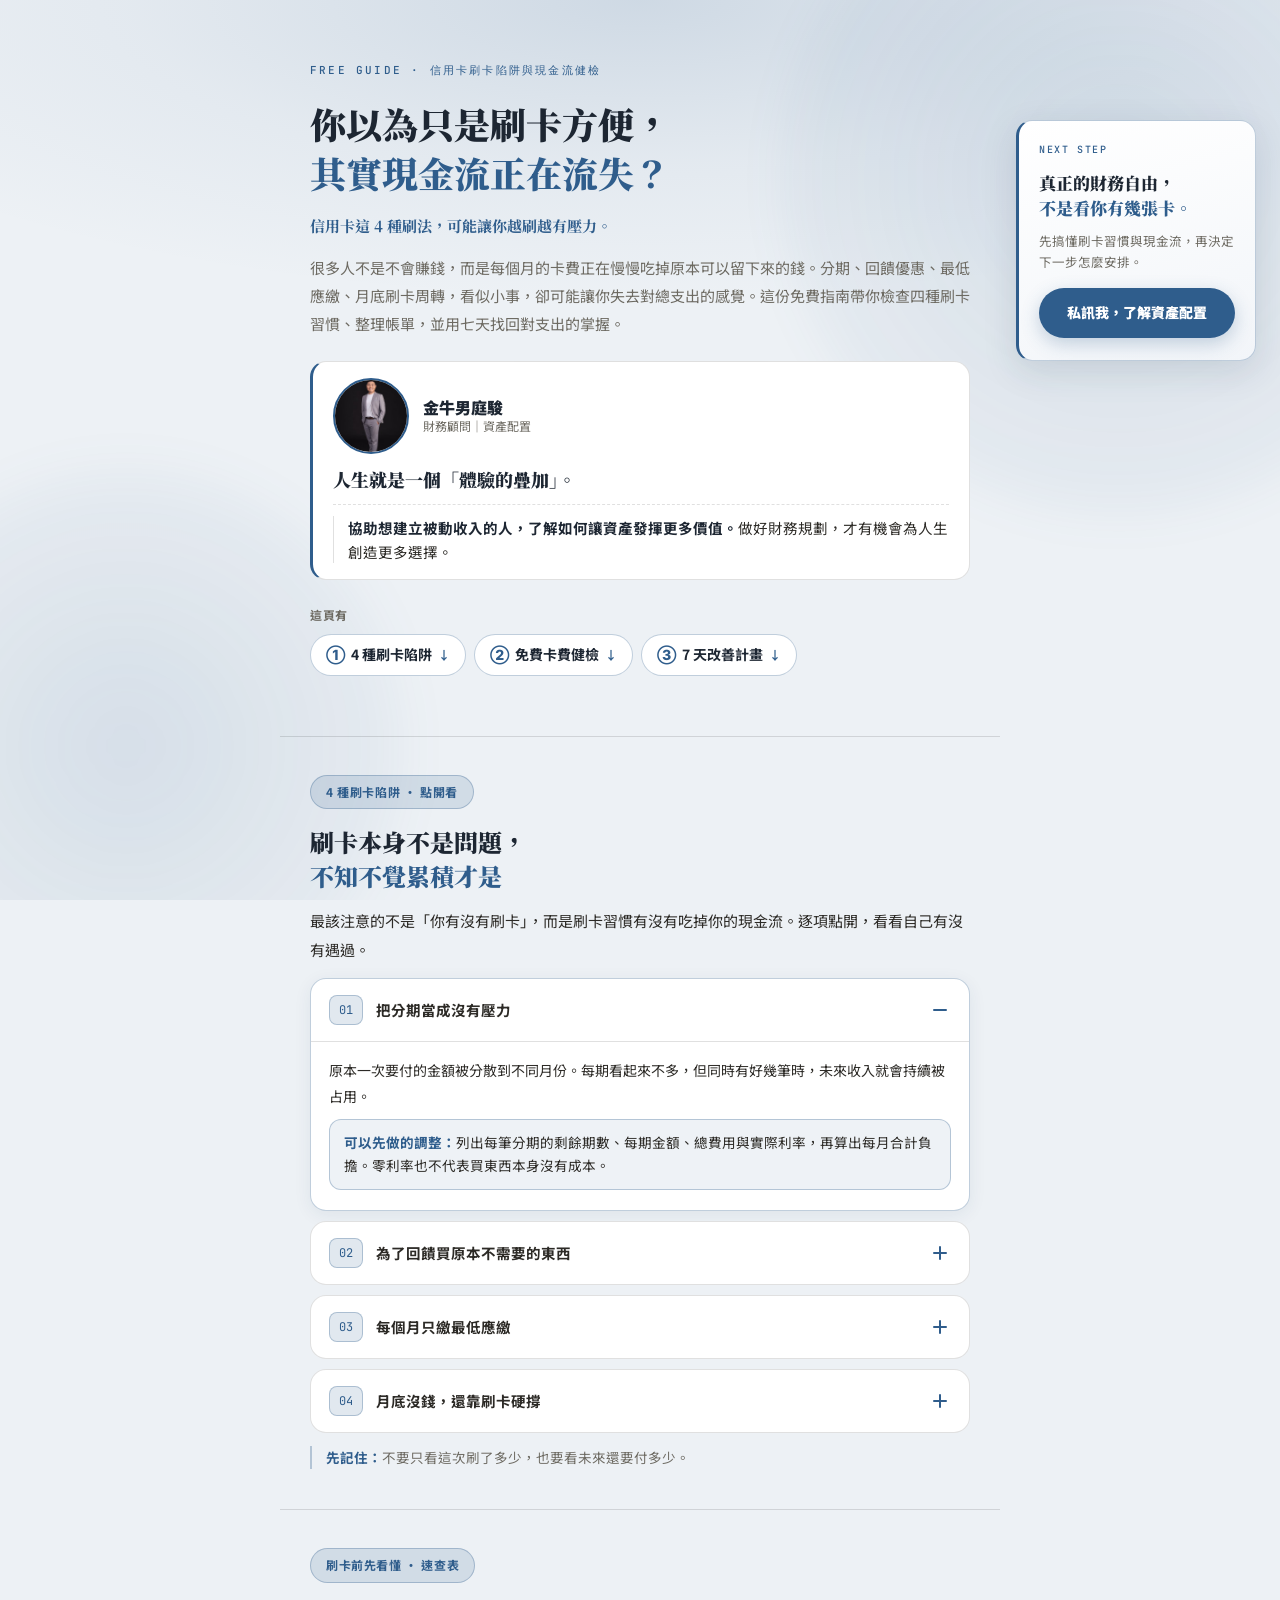
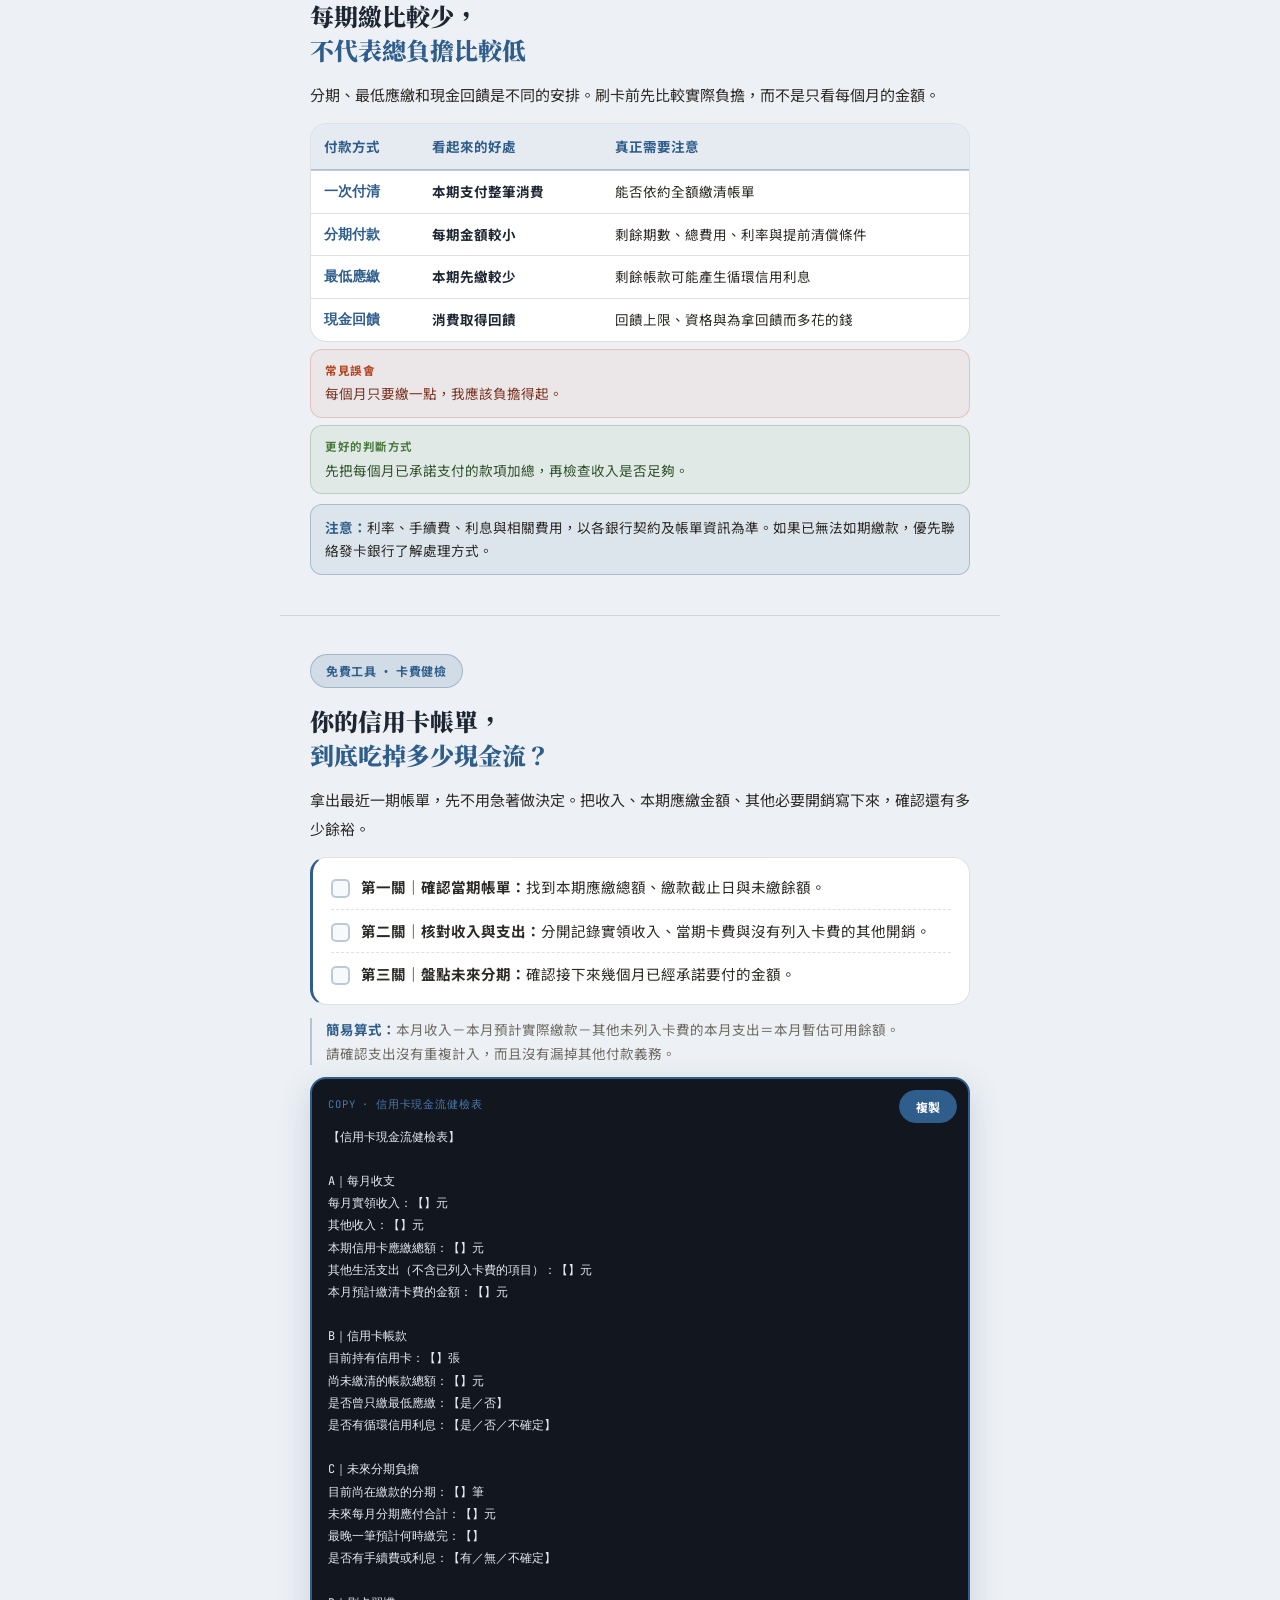
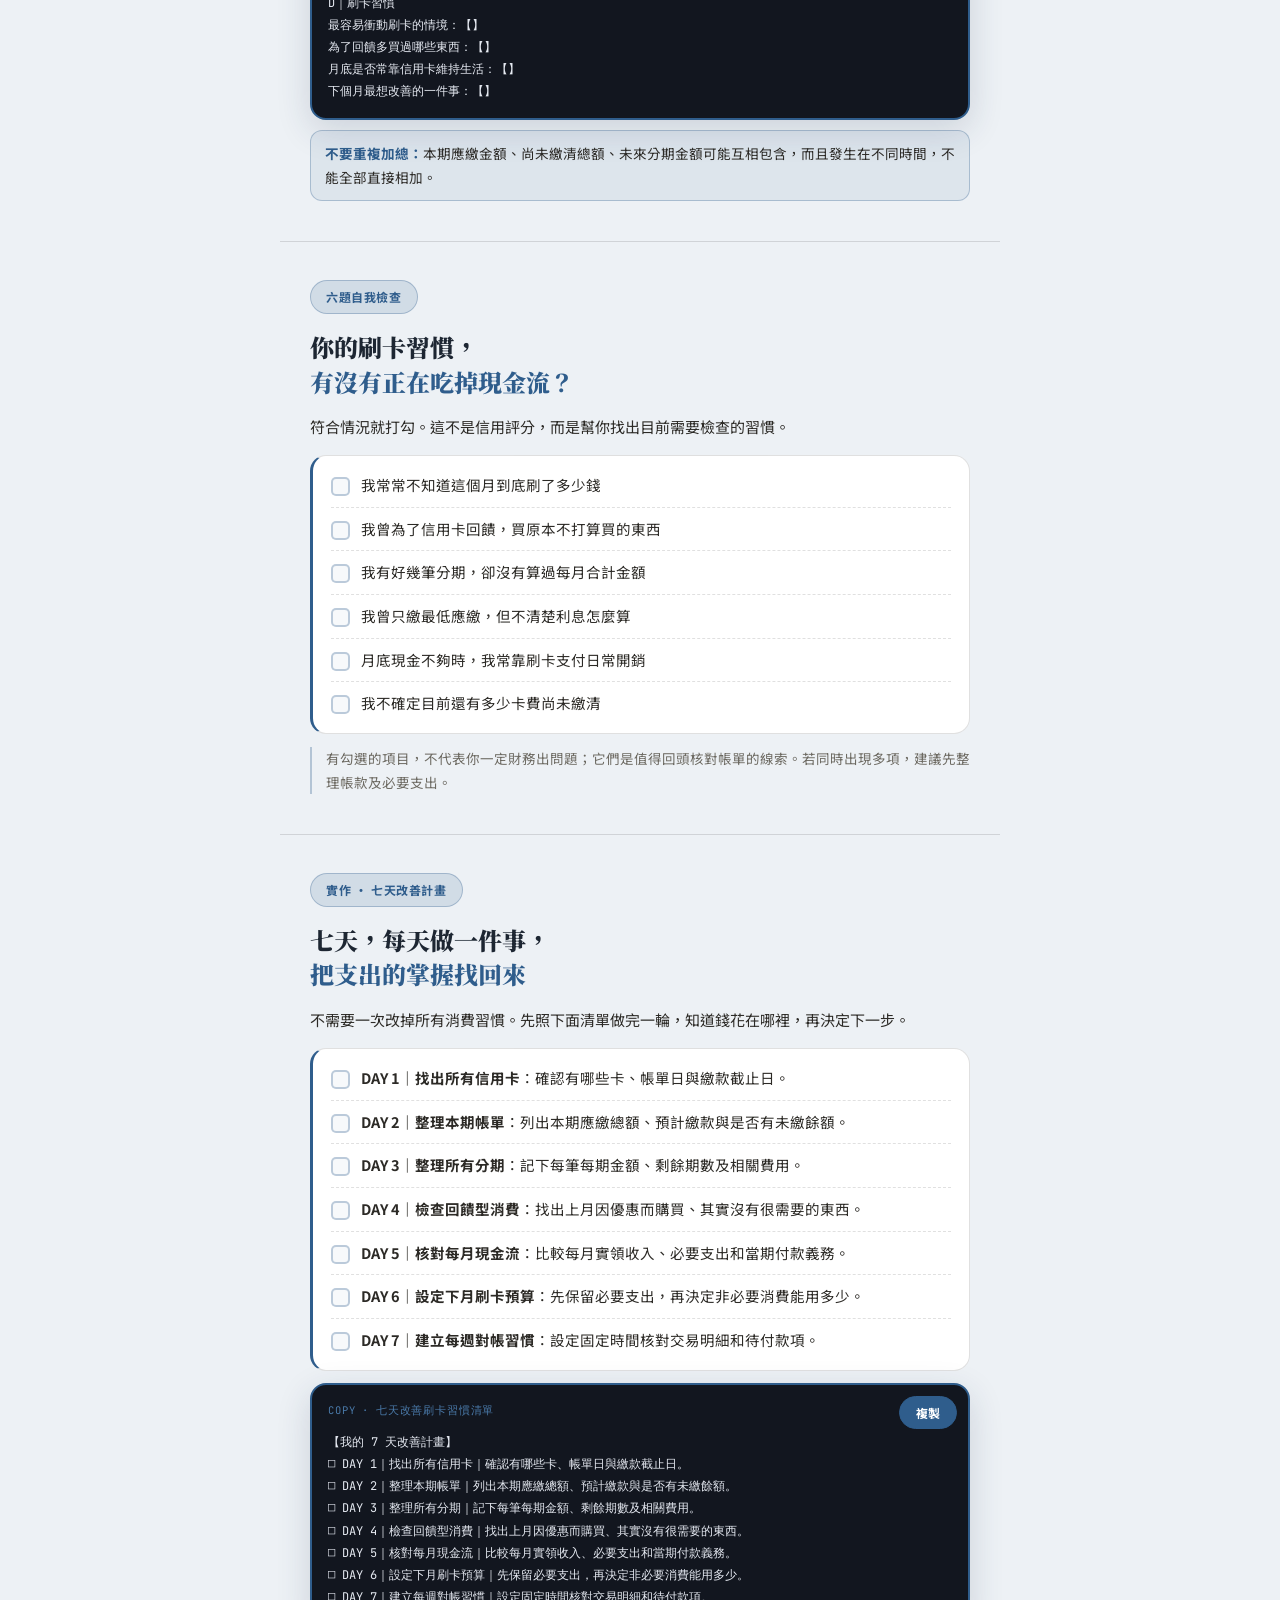
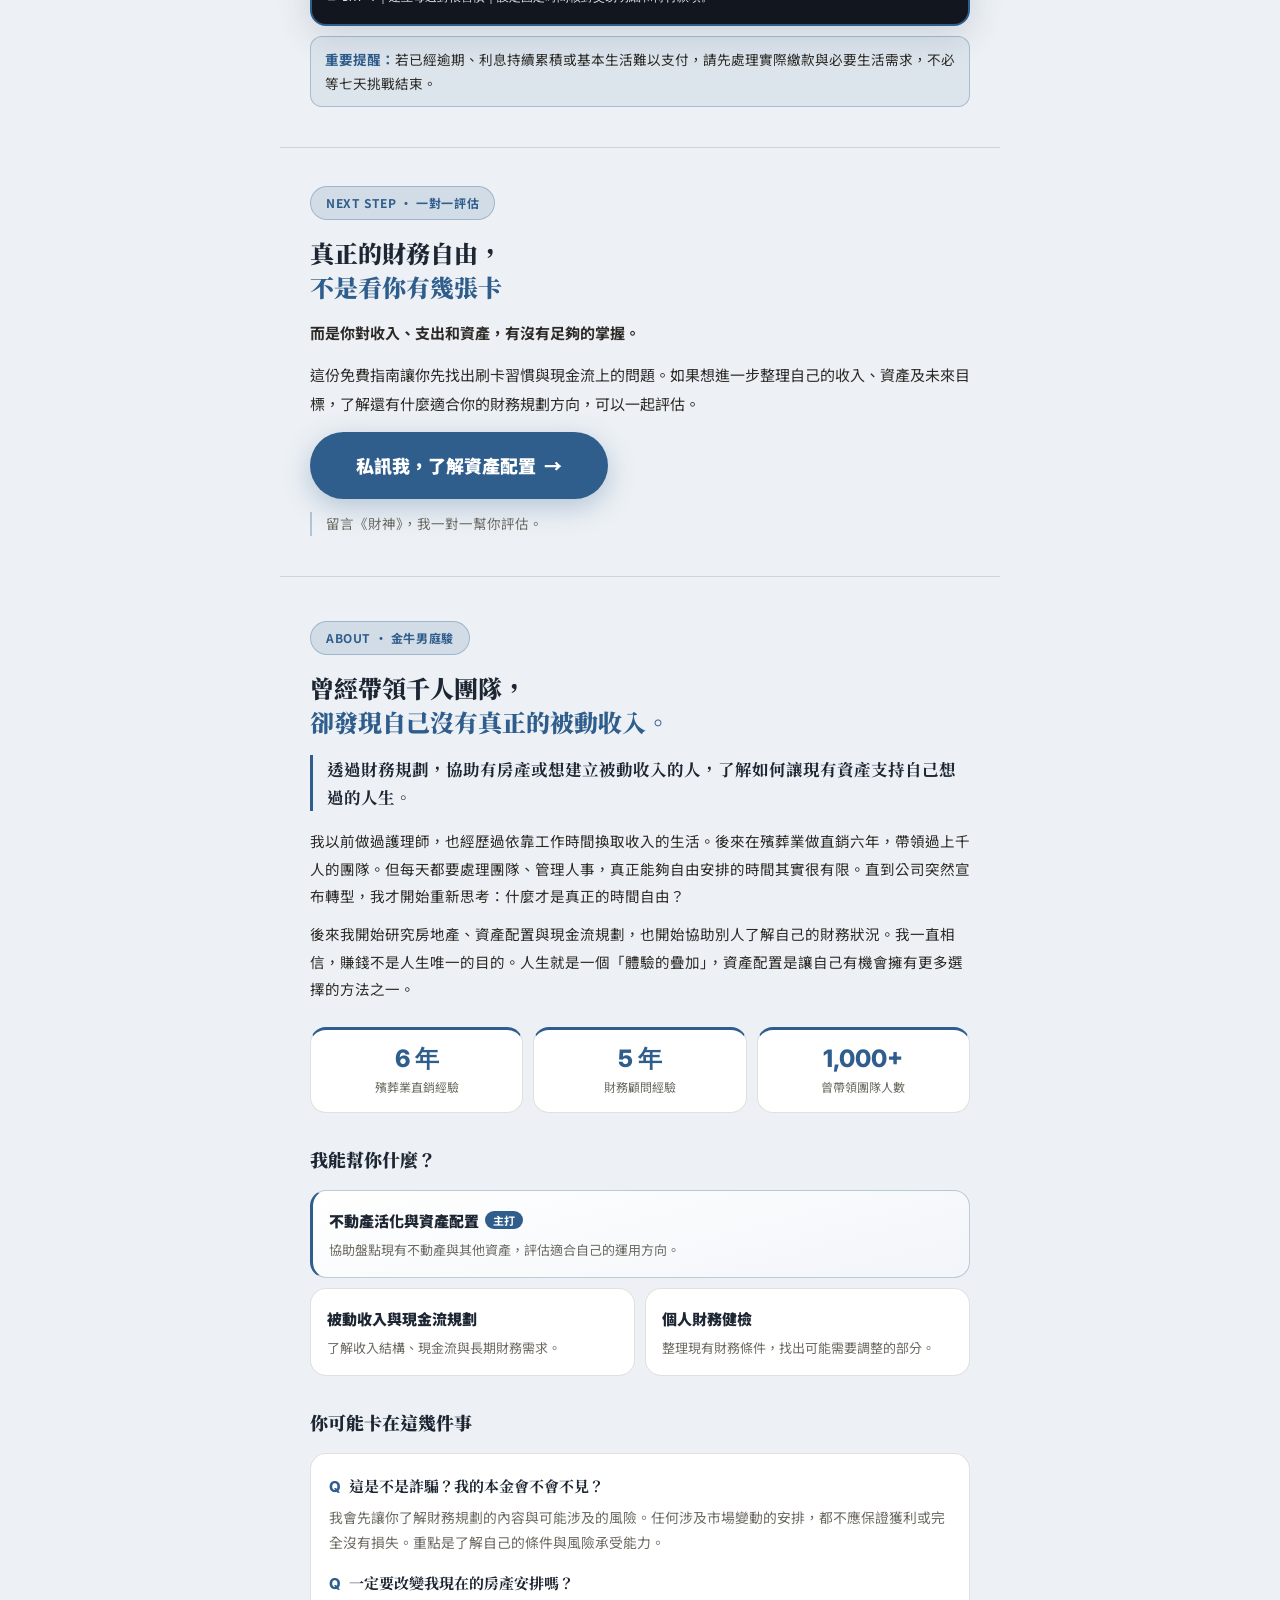
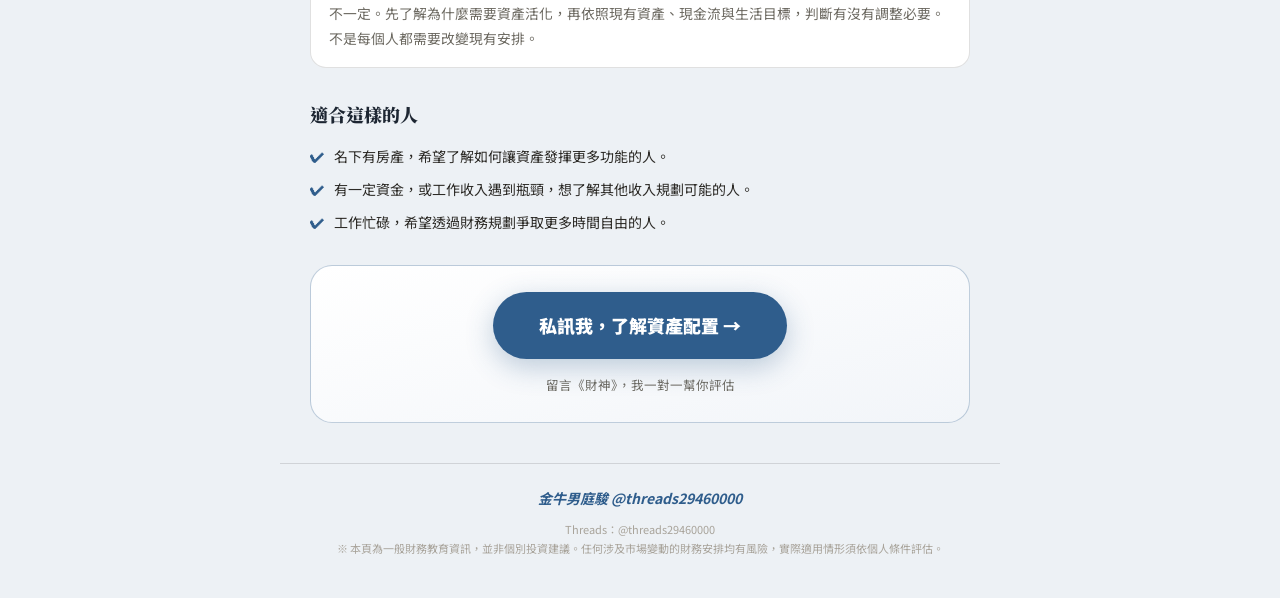
<file: credit-card-cashflow.html>
<!DOCTYPE html>
<html lang="zh-TW" data-theme="navy">
<head>
<meta charset="UTF-8">
<meta name="viewport" content="width=device-width, initial-scale=1.0, viewport-fit=cover">
<!-- 要換：頁面標題、分享時顯示的描述 -->
<title>信用卡刷卡陷阱與現金流健檢｜金牛男庭駿</title>
<meta name="description" content="了解四種刷卡陷阱，使用免費卡費健檢表，透過七天行動清單改善刷卡習慣。">
<link href="https://fonts.googleapis.com/css2?family=Noto+Serif+TC:wght@600;700;900&family=Noto+Sans+TC:wght@300;400;500;700;900&family=Inter:wght@400;600;700;800&family=JetBrains+Mono:wght@400;500&display=swap" rel="stylesheet">
<style>
/* ── 版型：沿用 2026-08-06-chatgpt-setup／2026-10-01-7-habits 的米色＋金橘 ── */
:root{
  --gold:#D4902A; --gold-bright:#E8A94A; --gold-dim:rgba(var(--a-rgb),0.30);
  --bg:#F4F1EA; --bg2:#FBF8F2; --card:#FFFFFF; --card2:#FAF6EE;
  --code:#12161f; --code-tx:#e6eaf2;
  --text:#2c2a26; --dim:#6d6a62; --faint:#a8a39a; --ink:#2a2620;
  --line:rgba(0,0,0,0.12);
  --ok:#4a7c3f; --ok-bg:rgba(74,124,63,0.07); --ok-line:rgba(74,124,63,0.25);
  --no:#b1431f; --no-bg:rgba(200,70,40,0.06); --no-line:rgba(200,70,40,0.22);
  --dark:linear-gradient(160deg,#15110b 0%,#241a0e 100%);
  --r-md:16px; --r-lg:22px; --pill:50px;
  --bounce:400ms cubic-bezier(0.34,1.56,0.64,1);
  --a-rgb:212,144,42; --sh-rgb:120,90,30; --bg-rgb:244,241,234; --on-accent:#1a1406;
  --serif:"Noto Serif TC",serif; --sans:"Noto Sans TC","Inter",sans-serif; --mono:"JetBrains Mono",monospace;
}
/* ── 配色：改 <html data-theme="…"> 就會換。gold 米金／green 墨綠／navy 海軍藍／rose 乾燥玫瑰 ── */
html[data-theme="green"]{--gold:#3F7D5C;--gold-bright:#5B9A77;--a-rgb:63,125,92;--bg:#EEF2EC;--bg2:#F7F9F5;--card2:#F3F6F1;--bg-rgb:238,242,236;--sh-rgb:40,70,50;--ink:#1f2a24;--on-accent:#ffffff;}
html[data-theme="navy"]{--gold:#2F5D8C;--gold-bright:#4A7AAA;--a-rgb:47,93,140;--bg:#EDF1F5;--bg2:#F7F9FB;--card2:#F2F5F9;--bg-rgb:237,241,245;--sh-rgb:30,50,80;--ink:#1d2632;--on-accent:#ffffff;}
html[data-theme="rose"]{--gold:#B5656B;--gold-bright:#C98389;--a-rgb:181,101,107;--bg:#F6EFEE;--bg2:#FBF7F6;--card2:#F8F1F0;--bg-rgb:246,239,238;--sh-rgb:110,60,60;--ink:#2e2324;--on-accent:#ffffff;}
*{margin:0;padding:0;box-sizing:border-box;}
html{scroll-behavior:smooth;}
body{font-family:var(--sans);color:var(--text);line-height:1.85;overflow-x:hidden;background:var(--bg);
  background-image:radial-gradient(118% 54% at 50% 0%, rgba(var(--a-rgb),0.16) 0%, rgba(var(--a-rgb),0.05) 34%, rgba(var(--bg-rgb),0) 62%);
  background-attachment:fixed;}
.glow{position:fixed;inset:0;z-index:0;pointer-events:none;overflow:hidden;}
.g1{position:absolute;width:min(60vw,680px);height:min(60vw,680px);border-radius:50%;background:radial-gradient(circle, rgba(var(--a-rgb),0.13), rgba(var(--a-rgb),0));top:-18%;right:-14%;filter:blur(20px);}
.g2{position:absolute;width:min(50vw,560px);height:min(50vw,560px);border-radius:50%;background:radial-gradient(circle, rgba(var(--a-rgb),0.12), rgba(var(--a-rgb),0));bottom:-14%;left:-12%;filter:blur(22px);}
.wrap{max-width:720px;margin:0 auto;position:relative;}
.js .fade{opacity:0;transform:translateY(28px);transition:opacity .6s ease,transform .6s ease;}
.fade.vis{opacity:1;transform:translateY(0);}
a{color:var(--gold);text-decoration:none;}
.g{color:var(--gold);}

/* ═════ ① 懸浮按鈕：電腦版掛右側、手機版浮在底部；滑到研究所介紹時自動收起 ═════ */
.float-cta{position:fixed;z-index:40;transition:opacity .3s ease,transform .3s ease;}
.float-cta.hide{opacity:0;pointer-events:none;}
.fc-card{display:none;}
.fc-pill{display:flex;align-items:center;justify-content:center;gap:8px;background:var(--gold);color:var(--on-accent);font-weight:900;font-size:15px;padding:14px 26px;border-radius:var(--pill);box-shadow:0 10px 28px rgba(var(--sh-rgb),0.32);white-space:nowrap;}
.fc-pill .ar{transition:transform .2s;}
.fc-pill:hover .ar{transform:translateX(3px);}
/* 手機／平板：底部置中 */
@media(max-width:1119px){
  .float-cta{left:50%;bottom:calc(16px + env(safe-area-inset-bottom));transform:translateX(-50%);}
  .float-cta.hide{transform:translate(-50%,20px);}
  body{padding-bottom:84px;}
}
/* 電腦：右側卡片 */
@media(min-width:1120px){
  .float-cta{top:120px;right:max(24px,calc((100vw - 720px)/2 - 272px));width:240px;}
  .float-cta.hide{transform:translateX(16px);}
  .fc-pill{display:none;}
  .fc-card{display:block;background:linear-gradient(165deg,var(--card) 0%,var(--card2) 100%);border:1px solid var(--gold-dim);border-left:3px solid var(--gold);border-radius:var(--r-md);padding:20px 20px 22px;box-shadow:0 10px 34px rgba(var(--sh-rgb),0.13);}
  .fc-card .k{font-family:var(--mono);font-size:10px;letter-spacing:0.16em;color:var(--gold);margin-bottom:10px;font-weight:500;}
  .fc-card h4{font-family:var(--serif);font-weight:900;font-size:17px;line-height:1.5;color:var(--ink);margin-bottom:9px;}
  .fc-card p{font-size:12.5px;color:var(--dim);line-height:1.7;margin-bottom:16px;}
  .fc-card a{display:block;text-align:center;background:var(--gold);color:var(--on-accent);font-weight:900;font-size:14px;padding:12px 14px;border-radius:var(--pill);box-shadow:0 6px 18px rgba(var(--a-rgb),0.26);transition:transform var(--bounce);}
  .fc-card a:hover{transform:translateY(-2px);}
}

/* ═════ 開頭：只交代「這頁是什麼」，自介移到最下面 ═════ */
.hero{position:relative;z-index:1;padding:60px 30px 36px;}
.kicker{font-family:var(--mono);font-size:11px;letter-spacing:0.2em;color:var(--gold);margin-bottom:20px;font-weight:500;}
.hero h1{font-family:var(--serif);font-weight:900;font-size:36px;line-height:1.36;margin-bottom:14px;color:var(--ink);}
.hero .h-sub{font-family:var(--serif);font-weight:700;font-size:15px;color:var(--gold);margin-bottom:14px;}
.hero-sub{font-size:15px;color:var(--dim);line-height:1.85;margin-bottom:24px;}
/* 這頁有什麼：數字跟單位寫在一起，點了直接跳到那一段 */
.toc{margin-bottom:24px;}
.toc .tt{font-size:12px;font-weight:700;color:var(--dim);letter-spacing:0.05em;margin-bottom:8px;}
.toc ul{list-style:none;display:flex;flex-wrap:wrap;gap:8px;}
.toc a{display:inline-flex;align-items:center;gap:6px;background:var(--card);border:1px solid var(--gold-dim);border-radius:var(--pill);padding:7px 15px;font-size:14px;font-weight:700;color:var(--ink);transition:border-color .2s;}
.toc a:hover{border-color:var(--gold);}
.toc a b{font-family:"Inter";font-weight:800;color:var(--gold);}
.toc a i{font-style:normal;color:var(--gold);font-size:12px;}
/* 自介卡：全站固定。上面一句是對讀者的承諾，下面是證明 */
.mid-intro{background:var(--card);border:1px solid var(--line);border-left:3px solid var(--gold);border-radius:var(--r-md);padding:16px 20px;margin-bottom:24px;}
.mid-intro .slogan{font-family:var(--serif);font-weight:900;font-size:min(18px,4vw);white-space:nowrap;line-height:1.45;color:var(--ink);margin-top:12px;}

.mid-intro .who{display:flex;align-items:center;gap:14px;}
.mid-intro .who img{width:76px;height:76px;border-radius:50%;object-fit:cover;border:2px solid var(--gold);}
.mid-intro .nm{font-weight:900;font-size:16px;line-height:1.3;color:var(--ink);}
.mid-intro .tt2{font-size:12px;color:var(--dim);line-height:1.4;}
.mid-intro .proof{display:flex;align-items:flex-end;gap:14px;border-top:1px dashed var(--line);margin-top:12px;padding-top:11px;}
.mid-intro .num{flex-shrink:0;line-height:1.2;}
.mid-intro .num .d{font-size:11px;color:var(--dim);}
.mid-intro .num .v{font-family:"Inter";font-weight:800;font-size:18px;color:var(--gold);white-space:nowrap;}
.mid-intro .txt{font-size:14.5px;line-height:1.6;color:var(--text);padding-left:14px;border-left:1px solid var(--line);}
.mid-intro .txt b{color:var(--ink);}
.m-br{display:none;}

/* ═════ ② 乾貨區 ═════ */
.sec{position:relative;z-index:1;padding:38px 30px;border-top:1px solid var(--line);}
.sec-tag{display:inline-block;background:rgba(var(--a-rgb),0.14);color:var(--gold);font-size:12px;font-weight:700;padding:5px 15px;border:1px solid var(--gold-dim);border-radius:var(--pill);margin-bottom:16px;letter-spacing:0.05em;}
.sec h2{font-family:var(--serif);font-weight:900;font-size:24px;line-height:1.42;margin-bottom:14px;color:var(--ink);}
.sec>p{font-size:15px;color:var(--text);line-height:1.9;margin-bottom:14px;}
.tipline{font-size:13.5px;color:var(--dim);line-height:1.75;border-left:2px solid var(--gold-dim);padding-left:14px;margin:13px 0 2px;}
.tipline b{color:var(--gold);}

.tblwrap{overflow-x:auto;margin:12px 0 4px;border:1px solid var(--line);border-radius:var(--r-md);background:var(--card);}
.tbl{width:100%;border-collapse:collapse;font-size:13.5px;}
.tbl th{background:rgba(var(--a-rgb),0.12);color:var(--gold);font-weight:700;text-align:left;padding:10px 13px;border-bottom:2px solid var(--gold-dim);white-space:nowrap;}
.tbl td{padding:10px 13px;border-bottom:1px solid var(--line);vertical-align:top;line-height:1.6;}
.tbl td:first-child{font-family:"Inter";font-weight:800;color:var(--gold);}
.tbl td:nth-child(2){font-weight:700;color:var(--ink);white-space:nowrap;}
.tbl tr:last-child td{border-bottom:none;}

.acc{display:flex;flex-direction:column;gap:10px;}
details.ch{background:var(--card);border:1px solid var(--line);border-radius:var(--r-md);overflow:hidden;}
details.ch[open]{border-color:var(--gold-dim);box-shadow:0 4px 18px rgba(var(--sh-rgb),0.07);}
details.ch summary{list-style:none;cursor:pointer;display:flex;align-items:center;gap:13px;padding:16px 18px;user-select:none;}
details.ch summary::-webkit-details-marker{display:none;}
.ch-n{flex-shrink:0;min-width:34px;height:30px;border-radius:8px;background:rgba(var(--a-rgb),0.14);border:1px solid var(--gold-dim);color:var(--gold);font-family:var(--mono);font-size:12px;display:flex;align-items:center;justify-content:center;}
.ch-t{flex:1;font-weight:700;font-size:14.5px;line-height:1.4;}
.ch-t .en{font-weight:400;color:var(--dim);font-size:12.5px;}
.ch-mk{flex-shrink:0;width:22px;height:22px;position:relative;}
.ch-mk::before,.ch-mk::after{content:"";position:absolute;background:var(--gold);border-radius:2px;transition:transform .25s ease,opacity .25s;}
.ch-mk::before{top:10px;left:4px;width:14px;height:2px;}
.ch-mk::after{top:4px;left:10px;width:2px;height:14px;}
details.ch[open] .ch-mk::after{transform:rotate(90deg);opacity:0;}
.ch-body{padding:6px 18px 18px;border-top:1px solid var(--line);}
.ch-body p{font-size:14px;line-height:1.82;margin:10px 0;}
.pos{background:rgba(var(--a-rgb),0.08);border:1px solid var(--gold-dim);border-radius:12px;padding:11px 14px;margin:10px 0 2px;font-size:13.6px;line-height:1.72;}
.pos b{color:var(--gold);}
.judge{border-radius:12px;padding:11px 14px;margin:7px 0;font-size:13.6px;line-height:1.72;}
.judge.no{background:var(--no-bg);border:1px solid var(--no-line);color:#7a3320;}
.judge.ok{background:var(--ok-bg);border:1px solid var(--ok-line);color:#2f5228;}
.judge .jl{font-weight:700;font-size:11.5px;letter-spacing:0.05em;display:block;margin-bottom:2px;}
.judge.no .jl{color:var(--no);}
.judge.ok .jl{color:var(--ok);}

.cp{background:var(--code);border:2px solid var(--gold);border-radius:var(--r-md);padding:16px;margin:12px 0 2px;position:relative;box-shadow:0 10px 34px rgba(var(--sh-rgb),0.16);}
.cp .pl{font-family:var(--mono);font-size:10.5px;letter-spacing:0.08em;color:var(--gold-bright);margin-bottom:11px;max-width:calc(100% - 96px);}
.cp pre{font-family:var(--mono);font-size:12px;line-height:1.85;color:var(--code-tx);white-space:pre-wrap;word-break:break-word;}
.cp .ph{color:var(--gold-bright);}
.copy-btn{position:absolute;top:11px;right:11px;background:var(--gold);border:1px solid var(--gold);color:var(--on-accent);font-family:var(--sans);font-size:12px;font-weight:700;padding:7px 16px;border-radius:50px;cursor:pointer;}

.ck{display:flex;gap:11px;align-items:flex-start;padding:9px 0;cursor:pointer;border-bottom:1px dashed var(--line);}
.ck:last-of-type{border-bottom:none;}
.ck input{appearance:none;-webkit-appearance:none;flex-shrink:0;width:19px;height:19px;margin-top:4px;border:2px solid var(--gold-dim);border-radius:5px;background:var(--bg2);cursor:pointer;position:relative;transition:all .18s;}
.ck input:checked{background:var(--gold);border-color:var(--gold);}
.ck input:checked::after{content:"";position:absolute;left:5px;top:1px;width:5px;height:10px;border:solid var(--on-accent);border-width:0 2.5px 2.5px 0;transform:rotate(45deg);}
.ck span{font-size:14.5px;line-height:1.7;}
.ck input:checked + span{color:var(--faint);text-decoration:line-through;}
.cklist{background:var(--card);border:1px solid var(--line);border-left:3px solid var(--gold);border-radius:var(--r-md);padding:8px 18px;}

/* ═════ ③ 研究所介紹：跟上面同一套米色＋白卡，不另外換成深色 ═════ */
.inst{position:relative;z-index:1;padding:44px 30px 40px;border-top:1px solid var(--line);}
.inst .kk{display:inline-block;background:rgba(var(--a-rgb),0.14);color:var(--gold);font-size:12px;font-weight:700;padding:5px 15px;border:1px solid var(--gold-dim);border-radius:var(--pill);margin-bottom:16px;letter-spacing:0.05em;}
.inst h2{font-family:var(--serif);font-weight:900;font-size:24px;line-height:1.42;margin-bottom:16px;color:var(--ink);}
.inst h2 .g{color:var(--gold);}
.inst .lead{font-family:var(--serif);font-weight:700;font-size:16.5px;line-height:1.7;color:var(--ink);margin-bottom:16px;padding-left:14px;border-left:3px solid var(--gold);}
.founder{margin-bottom:24px;}
.founder p{font-size:14.5px;line-height:1.9;color:var(--text);margin-bottom:10px;}
.founder p b{color:var(--gold);}
.big{display:grid;grid-template-columns:repeat(3,1fr);gap:10px;margin:0 0 30px;}
.big .b{background:var(--card);border:1px solid var(--line);border-top:3px solid var(--gold);border-radius:var(--r-md);padding:16px 10px;text-align:center;}
.big .bn{font-family:"Inter";font-weight:800;font-size:24px;color:var(--gold);line-height:1.1;}
.big .bl{font-size:12px;color:var(--dim);margin-top:6px;line-height:1.5;}
.inst h3{font-family:var(--serif);font-weight:900;font-size:18px;margin:6px 0 14px;color:var(--ink);}
.tools{display:grid;grid-template-columns:1fr 1fr;gap:10px;margin-bottom:30px;}
.tool{background:var(--card);border:1px solid var(--line);border-radius:var(--r-md);padding:16px;}
.tool.main{grid-column:1 / -1;border-color:var(--gold-dim);border-left:3px solid var(--gold);background:linear-gradient(165deg,var(--card) 0%,var(--card2) 100%);}
.tool .tn{font-weight:900;font-size:15px;color:var(--ink);margin-bottom:4px;}
.tool .tn em{font-style:normal;font-size:11px;font-weight:700;color:var(--on-accent);background:var(--gold);border-radius:50px;padding:1px 8px;margin-left:6px;vertical-align:2px;}
.tool .tn em.soon{background:rgba(0,0,0,0.08);color:var(--dim);}
.tool .td{font-size:13px;color:var(--dim);line-height:1.7;}
.qa{background:var(--card);border:1px solid var(--line);border-radius:var(--r-md);padding:4px 18px 16px;margin-bottom:30px;}
.qa .q{font-family:var(--serif);font-weight:700;font-size:15px;color:var(--ink);margin:14px 0 4px;}
.qa .q::before{content:"Q";color:var(--gold);font-family:"Inter";font-weight:800;margin-right:8px;}
.qa .a{font-size:13.8px;color:var(--dim);line-height:1.8;}
.fit .f{display:flex;gap:10px;font-size:14px;line-height:1.7;margin-bottom:9px;color:var(--text);}
.fit .f::before{content:"\2714";color:var(--gold);font-weight:700;flex-shrink:0;}
.btn-wrap{text-align:center;margin-top:30px;background:linear-gradient(165deg,var(--card) 0%,var(--card2) 100%);border:1px solid var(--gold-dim);border-radius:var(--r-lg);padding:26px 18px;}
.skbtn{display:inline-flex;align-items:center;gap:8px;background:var(--gold);color:var(--on-accent);border-radius:var(--pill);padding:17px 46px;font-weight:900;font-size:18px;box-shadow:0 8px 28px rgba(var(--a-rgb),0.30);transition:transform var(--bounce);position:relative;overflow:hidden;}
.skbtn:hover{transform:translateY(-3px);}
.skbtn::after{content:'';position:absolute;top:0;left:-100%;width:50%;height:100%;background:linear-gradient(90deg,transparent,rgba(255,255,255,0.45),transparent);transform:skewX(-25deg);animation:shine 3.4s ease-in-out infinite;}
@keyframes shine{0%{left:-100%;}22%{left:160%;}100%{left:160%;}}
.btn-note{margin-top:14px;font-size:12.5px;color:var(--dim);}

.footer{position:relative;z-index:1;border-top:1px solid var(--line);padding:22px 30px 40px;text-align:center;}
.footer .fa{font-style:italic;font-size:14px;color:var(--gold);font-weight:700;}
.footer .fc{font-size:11px;color:var(--faint);margin-top:8px;line-height:1.7;}

/* ── 手機版 ── */
@media(max-width:600px){
  .hero{padding:40px 20px 28px;}
  .hero h1{font-size:28px;}
  .sec{padding:32px 20px;}
  .sec h2{font-size:21px;}
  .mid-intro .proof{flex-direction:column;align-items:flex-start;gap:6px;}
  .mid-intro .num{display:flex;align-items:baseline;gap:8px;}
  .mid-intro .num .d{font-size:13px;}
  .mid-intro .txt{padding-left:0;border-left:none;}
  .m-br{display:inline;}
  .tbl{font-size:13px;}
  .tbl th,.tbl td{padding:10px 10px;}
  details.ch summary{padding:15px 16px;align-items:flex-start;}
  .ch-t .en{display:block;margin-top:3px;}
  .ch-mk{margin-top:4px;}
  .inst{padding:34px 20px 32px;}
  .inst h2{font-size:21px;}
  .founder p{font-size:min(14.5px,calc((100vw - 40px) / 26.5));}
  .big .bn{font-size:20px;}
  .tools{grid-template-columns:1fr;}
  .skbtn{font-size:16px;padding:15px 26px;white-space:nowrap;}
  .footer{padding:20px 20px 36px;}
}
</style>
</head>
<body>
<script>document.documentElement.className+=' js';</script>
<div class="glow"><div class="g1"></div><div class="g2"></div></div>

<!-- ═════ ① 懸浮按鈕：電腦版右側卡片、手機版底部按鈕。滑到最下面「關於我」時自動收起 ═════ -->
<div class="float-cta" id="float-cta">
<a class="fc-pill" href="https://lin.ee/S8QUSv8" target="_blank" rel="noopener">私訊我，了解資產配置 <span class="ar">→</span></a>
<div class="fc-card"><div class="k">NEXT STEP</div><h4>真正的財務自由，<br><span class="g">不是看你有幾張卡。</span></h4><p>先搞懂刷卡習慣與現金流，再決定下一步怎麼安排。</p><a href="https://lin.ee/S8QUSv8" target="_blank" rel="noopener">私訊我，了解資產配置</a></div>
</div>
<div class="wrap">

  <!-- ═════ 開頭：這頁是什麼 ═════ -->
  <header class="hero">
<div class="kicker">FREE GUIDE · 信用卡刷卡陷阱與現金流健檢</div>
<h1>你以為只是刷卡方便，<br><span class="g">其實現金流正在流失？</span></h1>
<div class="h-sub">信用卡這 4 種刷法，可能讓你越刷越有壓力。</div>
<p class="hero-sub">很多人不是不會賺錢，而是每個月的卡費正在慢慢吃掉原本可以留下來的錢。分期、回饋優惠、最低應繳、月底刷卡周轉，看似小事，卻可能讓你失去對總支出的感覺。這份免費指南帶你檢查四種刷卡習慣、整理帳單，並用七天找回對支出的掌握。</p>
<div class="mid-intro">
<div class="who">
<img alt="金牛男庭駿" src="[data-uri]"/>
<div><div class="nm">金牛男庭駿</div><div class="tt2">財務顧問｜資產配置</div></div>
</div>
<div class="slogan">人生就是一個「體驗的疊加」。</div>
<div class="proof"><div class="txt"><b>協助想建立被動收入的人，了解如何讓資產發揮更多價值。</b><br class="m-br"/>做好財務規劃，才有機會為人生創造更多選擇。</div>
</div>
</div>
<nav class="toc"><div class="tt">這頁有</div><ul><li><a href="#s-traps"><b>①</b> 4 種刷卡陷阱 <i>↓</i></a></li><li><a href="#s-audit"><b>②</b> 免費卡費健檢 <i>↓</i></a></li><li><a href="#s-plan"><b>③</b> 7 天改善計畫 <i>↓</i></a></li></ul></nav>
</header>
<section class="sec fade" id='s-traps'><span class="sec-tag">4 種刷卡陷阱 · 點開看</span><h2>刷卡本身不是問題，<br><span class="g">不知不覺累積才是</span></h2><p>最該注意的不是「你有沒有刷卡」，而是刷卡習慣有沒有吃掉你的現金流。逐項點開，看看自己有沒有遇過。</p><div class="acc"><details class="ch" open><summary><span class="ch-n">01</span><span class="ch-t">把分期當成沒有壓力</span><span class="ch-mk"></span></summary><div class="ch-body"><p>原本一次要付的金額被分散到不同月份。每期看起來不多，但同時有好幾筆時，未來收入就會持續被占用。</p><div class="pos"><b>可以先做的調整：</b>列出每筆分期的剩餘期數、每期金額、總費用與實際利率，再算出每月合計負擔。零利率也不代表買東西本身沒有成本。</div></div></details><details class="ch"><summary><span class="ch-n">02</span><span class="ch-t">為了回饋買原本不需要的東西</span><span class="ch-mk"></span></summary><div class="ch-body"><p>原本沒打算買，因為折扣、點數或回饋才刷下去。即使拿到回饋，也不一定真的省錢。</p><div class="pos"><b>可以先做的調整：</b>付款前先問自己：如果沒有回饋，我還會買嗎？若答案是否定的，先放入清單，隔一天再決定。</div></div></details><details class="ch"><summary><span class="ch-n">03</span><span class="ch-t">每個月只繳最低應繳</span><span class="ch-mk"></span></summary><div class="ch-body"><p>最低應繳不是全額繳清。沒有繳完的帳款可能產生循環信用利息，實際計息方式依發卡銀行與帳款條件而定。</p><div class="pos"><b>可以先做的調整：</b>核對未繳餘額、適用利率和可能的利息；檢視自己的收支後，規劃如何在能力範圍內儘快降低餘額。</div></div></details><details class="ch"><summary><span class="ch-n">04</span><span class="ch-t">月底沒錢，還靠刷卡硬撐</span><span class="ch-mk"></span></summary><div class="ch-body"><p>當刷卡變成帳戶裡沒錢時的固定支撐方式，就需要注意每月收支是不是長期失衡。</p><div class="pos"><b>可以先做的調整：</b>整理最近三個月的收入與必要支出，分清楚偶發與固定缺口，優先建立負擔得起的預算。</div></div></details></div><div class="tipline"><b>先記住：</b>不要只看這次刷了多少，也要看未來還要付多少。</div></section>
<section class="sec fade"><span class="sec-tag">刷卡前先看懂 · 速查表</span><h2>每期繳比較少，<br><span class="g">不代表總負擔比較低</span></h2><p>分期、最低應繳和現金回饋是不同的安排。刷卡前先比較實際負擔，而不是只看每個月的金額。</p><div class="tblwrap"><table class="tbl"><thead><tr><th>付款方式</th><th>看起來的好處</th><th>真正需要注意</th></tr></thead><tbody><tr><td>一次付清</td><td>本期支付整筆消費</td><td>能否依約全額繳清帳單</td></tr><tr><td>分期付款</td><td>每期金額較小</td><td>剩餘期數、總費用、利率與提前清償條件</td></tr><tr><td>最低應繳</td><td>本期先繳較少</td><td>剩餘帳款可能產生循環信用利息</td></tr><tr><td>現金回饋</td><td>消費取得回饋</td><td>回饋上限、資格與為拿回饋而多花的錢</td></tr></tbody></table></div><div class="judge no"><span class="jl">常見誤會</span>每個月只要繳一點，我應該負擔得起。</div><div class="judge ok"><span class="jl">更好的判斷方式</span>先把每個月已承諾支付的款項加總，再檢查收入是否足夠。</div><div class="pos"><b>注意：</b>利率、手續費、利息與相關費用，以各銀行契約及帳單資訊為準。如果已無法如期繳款，優先聯絡發卡銀行了解處理方式。</div></section>
<section class="sec fade" id='s-audit'><span class="sec-tag">免費工具 · 卡費健檢</span><h2>你的信用卡帳單，<br><span class="g">到底吃掉多少現金流？</span></h2><p>拿出最近一期帳單，先不用急著做決定。把收入、本期應繳金額、其他必要開銷寫下來，確認還有多少餘裕。</p><div class="cklist"><label class="ck"><input type="checkbox"><span><b>第一關｜確認當期帳單：</b>找到本期應繳總額、繳款截止日與未繳餘額。</span></label><label class="ck"><input type="checkbox"><span><b>第二關｜核對收入與支出：</b>分開記錄實領收入、當期卡費與沒有列入卡費的其他開銷。</span></label><label class="ck"><input type="checkbox"><span><b>第三關｜盤點未來分期：</b>確認接下來幾個月已經承諾要付的金額。</span></label></div><div class="tipline"><b>簡易算式：</b>本月收入－本月預計實際繳款－其他未列入卡費的本月支出＝本月暫估可用餘額。<br>請確認支出沒有重複計入，而且沒有漏掉其他付款義務。</div><div class="cp"><div class="pl">COPY · 信用卡現金流健檢表</div><button class="copy-btn" type="button">複製</button><pre>【信用卡現金流健檢表】

A｜每月收支
每月實領收入：【】元
其他收入：【】元
本期信用卡應繳總額：【】元
其他生活支出（不含已列入卡費的項目）：【】元
本月預計繳清卡費的金額：【】元

B｜信用卡帳款
目前持有信用卡：【】張
尚未繳清的帳款總額：【】元
是否曾只繳最低應繳：【是／否】
是否有循環信用利息：【是／否／不確定】

C｜未來分期負擔
目前尚在繳款的分期：【】筆
未來每月分期應付合計：【】元
最晚一筆預計何時繳完：【】
是否有手續費或利息：【有／無／不確定】

D｜刷卡習慣
最容易衝動刷卡的情境：【】
為了回饋多買過哪些東西：【】
月底是否常靠信用卡維持生活：【】
下個月最想改善的一件事：【】</pre></div><div class="pos"><b>不要重複加總：</b>本期應繳金額、尚未繳清總額、未來分期金額可能互相包含，而且發生在不同時間，不能全部直接相加。</div></section>
<section class="sec fade"><span class="sec-tag">六題自我檢查</span><h2>你的刷卡習慣，<br><span class="g">有沒有正在吃掉現金流？</span></h2><p>符合情況就打勾。這不是信用評分，而是幫你找出目前需要檢查的習慣。</p><div class="cklist"><label class="ck"><input type="checkbox"><span>我常常不知道這個月到底刷了多少錢</span></label><label class="ck"><input type="checkbox"><span>我曾為了信用卡回饋，買原本不打算買的東西</span></label><label class="ck"><input type="checkbox"><span>我有好幾筆分期，卻沒有算過每月合計金額</span></label><label class="ck"><input type="checkbox"><span>我曾只繳最低應繳，但不清楚利息怎麼算</span></label><label class="ck"><input type="checkbox"><span>月底現金不夠時，我常靠刷卡支付日常開銷</span></label><label class="ck"><input type="checkbox"><span>我不確定目前還有多少卡費尚未繳清</span></label></div><div class="tipline">有勾選的項目，不代表你一定財務出問題；它們是值得回頭核對帳單的線索。若同時出現多項，建議先整理帳款及必要支出。</div></section>
<section class="sec fade" id='s-plan'><span class="sec-tag">實作 · 七天改善計畫</span><h2>七天，每天做一件事，<br><span class="g">把支出的掌握找回來</span></h2><p>不需要一次改掉所有消費習慣。先照下面清單做完一輪，知道錢花在哪裡，再決定下一步。</p><div class="cklist"><label class="ck"><input type="checkbox"><span><b>DAY 1｜找出所有信用卡</b>：確認有哪些卡、帳單日與繳款截止日。</span></label><label class="ck"><input type="checkbox"><span><b>DAY 2｜整理本期帳單</b>：列出本期應繳總額、預計繳款與是否有未繳餘額。</span></label><label class="ck"><input type="checkbox"><span><b>DAY 3｜整理所有分期</b>：記下每筆每期金額、剩餘期數及相關費用。</span></label><label class="ck"><input type="checkbox"><span><b>DAY 4｜檢查回饋型消費</b>：找出上月因優惠而購買、其實沒有很需要的東西。</span></label><label class="ck"><input type="checkbox"><span><b>DAY 5｜核對每月現金流</b>：比較每月實領收入、必要支出和當期付款義務。</span></label><label class="ck"><input type="checkbox"><span><b>DAY 6｜設定下月刷卡預算</b>：先保留必要支出，再決定非必要消費能用多少。</span></label><label class="ck"><input type="checkbox"><span><b>DAY 7｜建立每週對帳習慣</b>：設定固定時間核對交易明細和待付款項。</span></label></div><div class="cp"><div class="pl">COPY · 七天改善刷卡習慣清單</div><button class="copy-btn" type="button">複製</button><pre>【我的 7 天改善計畫】
□ DAY 1｜找出所有信用卡｜確認有哪些卡、帳單日與繳款截止日。
□ DAY 2｜整理本期帳單｜列出本期應繳總額、預計繳款與是否有未繳餘額。
□ DAY 3｜整理所有分期｜記下每筆每期金額、剩餘期數及相關費用。
□ DAY 4｜檢查回饋型消費｜找出上月因優惠而購買、其實沒有很需要的東西。
□ DAY 5｜核對每月現金流｜比較每月實領收入、必要支出和當期付款義務。
□ DAY 6｜設定下月刷卡預算｜先保留必要支出，再決定非必要消費能用多少。
□ DAY 7｜建立每週對帳習慣｜設定固定時間核對交易明細和待付款項。</pre></div><div class="pos"><b>重要提醒：</b>若已經逾期、利息持續累積或基本生活難以支付，請先處理實際繳款與必要生活需求，不必等七天挑戰結束。</div></section>
<section class="sec fade"><span class="sec-tag">NEXT STEP · 一對一評估</span><h2>真正的財務自由，<br><span class="g">不是看你有幾張卡</span></h2><p><b>而是你對收入、支出和資產，有沒有足夠的掌握。</b></p><p>這份免費指南讓你先找出刷卡習慣與現金流上的問題。如果想進一步整理自己的收入、資產及未來目標，了解還有什麼適合你的財務規劃方向，可以一起評估。</p><a class="skbtn" href="https://lin.ee/S8QUSv8" target="_blank" rel="noopener">私訊我，了解資產配置 <span class="ar">→</span></a><div class="tipline">留言《財神》，我一對一幫你評估。</div></section>
  <!-- ═════ ③ 關於我：每一頁都一樣，不跟著乾貨改 ═════ -->
  <section class="inst" id="institute">
<div class="kk">ABOUT · 金牛男庭駿</div>
<h2>曾經帶領千人團隊，<br/><span class="g">卻發現自己沒有真正的被動收入。</span></h2>
<p class="lead">透過財務規劃，協助有房產或想建立被動收入的人，了解如何讓現有資產支持自己想過的人生。</p>
<div class="founder">
<p>我以前做過護理師，也經歷過依靠工作時間換取收入的生活。後來在殯葬業做直銷六年，帶領過上千人的團隊。但每天都要處理團隊、管理人事，真正能夠自由安排的時間其實很有限。直到公司突然宣布轉型，我才開始重新思考：什麼才是真正的時間自由？</p>
<p>後來我開始研究房地產、資產配置與現金流規劃，也開始協助別人了解自己的財務狀況。我一直相信，賺錢不是人生唯一的目的。人生就是一個「體驗的疊加」，資產配置是讓自己有機會擁有更多選擇的方法之一。</p>
</div>
<!-- 三個數字：沒有真的數字就整段刪掉，不要編 -->
<div class="big">
<div class="b"><div class="bn">6 年</div><div class="bl">殯葬業直銷經驗</div></div>
<div class="b"><div class="bn">5 年</div><div class="bl">財務顧問經驗</div></div>
<div class="b"><div class="bn">1,000+</div><div class="bl">曾帶領團隊人數</div></div>
</div>
<h3>我能幫你什麼？</h3>
<div class="tools">
<div class="tool main"><div class="tn">不動產活化與資產配置<em>主打</em></div><div class="td">協助盤點現有不動產與其他資產，評估適合自己的運用方向。</div></div>
<div class="tool"><div class="tn">被動收入與現金流規劃</div><div class="td">了解收入結構、現金流與長期財務需求。</div></div>
<div class="tool"><div class="tn">個人財務健檢</div><div class="td">整理現有財務條件，找出可能需要調整的部分。</div></div>
</div>
<h3>你可能卡在這幾件事</h3>
<div class="qa">
<div class="q">這是不是詐騙？我的本金會不會不見？</div>
<div class="a">我會先讓你了解財務規劃的內容與可能涉及的風險。任何涉及市場變動的安排，都不應保證獲利或完全沒有損失。重點是了解自己的條件與風險承受能力。</div>
<div class="q">一定要改變我現在的房產安排嗎？</div>
<div class="a">不一定。先了解為什麼需要資產活化，再依照現有資產、現金流與生活目標，判斷有沒有調整必要。不是每個人都需要改變現有安排。</div>
</div>
<h3>適合這樣的人</h3>
<div class="fit">
<div class="f">名下有房產，希望了解如何讓資產發揮更多功能的人。</div>
<div class="f">有一定資金，或工作收入遇到瓶頸，想了解其他收入規劃可能的人。</div>
<div class="f">工作忙碌，希望透過財務規劃爭取更多時間自由的人。</div>
</div>
<div class="btn-wrap">
<a class="skbtn" href="https://lin.ee/S8QUSv8" rel="noopener" target="_blank">私訊我，了解資產配置 →</a>
<div class="btn-note">留言《財神》，我一對一幫你評估</div>
</div>
</section>

  <footer class="footer">
<div class="fa">金牛男庭駿 @threads29460000</div>
<div class="fc">Threads：@threads29460000<br/>※ 本頁為一般財務教育資訊，並非個別投資建議。任何涉及市場變動的財務安排均有風險，實際適用情形須依個人條件評估。</div>
</footer>

</div>

<script>
// 複製：每個灰底框右上角的按鈕，複製同一框裡的文字
document.querySelectorAll('.copy-btn').forEach(function(btn){
  btn.addEventListener('click', function(){
    var txt = btn.parentElement.querySelector('pre').innerText;
    function done(){ btn.textContent = '已複製'; setTimeout(function(){ btn.textContent = '複製'; }, 1800); }
    function fallback(){ var t=document.createElement('textarea'); t.value=txt; document.body.appendChild(t); t.select(); try{document.execCommand('copy');}catch(e){} t.remove(); done(); }
    if(navigator.clipboard){ navigator.clipboard.writeText(txt).then(done, fallback); } else { fallback(); }
  });
});

// 頁內跳轉：不靠網址的 #，直接捲過去（預覽視窗、IG 內建瀏覽器裡 # 有時不會動）
document.querySelectorAll('a[href^="#"]').forEach(function(link){
  link.addEventListener('click', function(e){
    var target = document.getElementById(link.getAttribute('href').slice(1));
    if(!target) return;
    e.preventDefault();
    target.classList.add('vis');
    target.scrollIntoView({behavior:'smooth', block:'start'});
  });
});

// 懸浮按鈕：「關於我」出現在畫面上時收起，避免兩顆按鈕同時出現
var fc = document.getElementById('float-cta');
var inst = document.getElementById('institute');
if(fc && inst && 'IntersectionObserver' in window){
  new IntersectionObserver(function(es){
    fc.classList.toggle('hide', es[0].isIntersecting);
  }, {threshold:0.05}).observe(inst);
}

// 捲動淡入
function reveal(){
  var vh = window.innerHeight;
  document.querySelectorAll('.fade:not(.vis)').forEach(function(el){
    if(el.getBoundingClientRect().top < vh*0.94) el.classList.add('vis');
  });
}
window.addEventListener('scroll', reveal, {passive:true});
window.addEventListener('load', reveal);
reveal();
setTimeout(function(){ document.querySelectorAll('.fade').forEach(function(el){ el.classList.add('vis'); }); }, 2500);
</script>

</body>
</html>
</file>
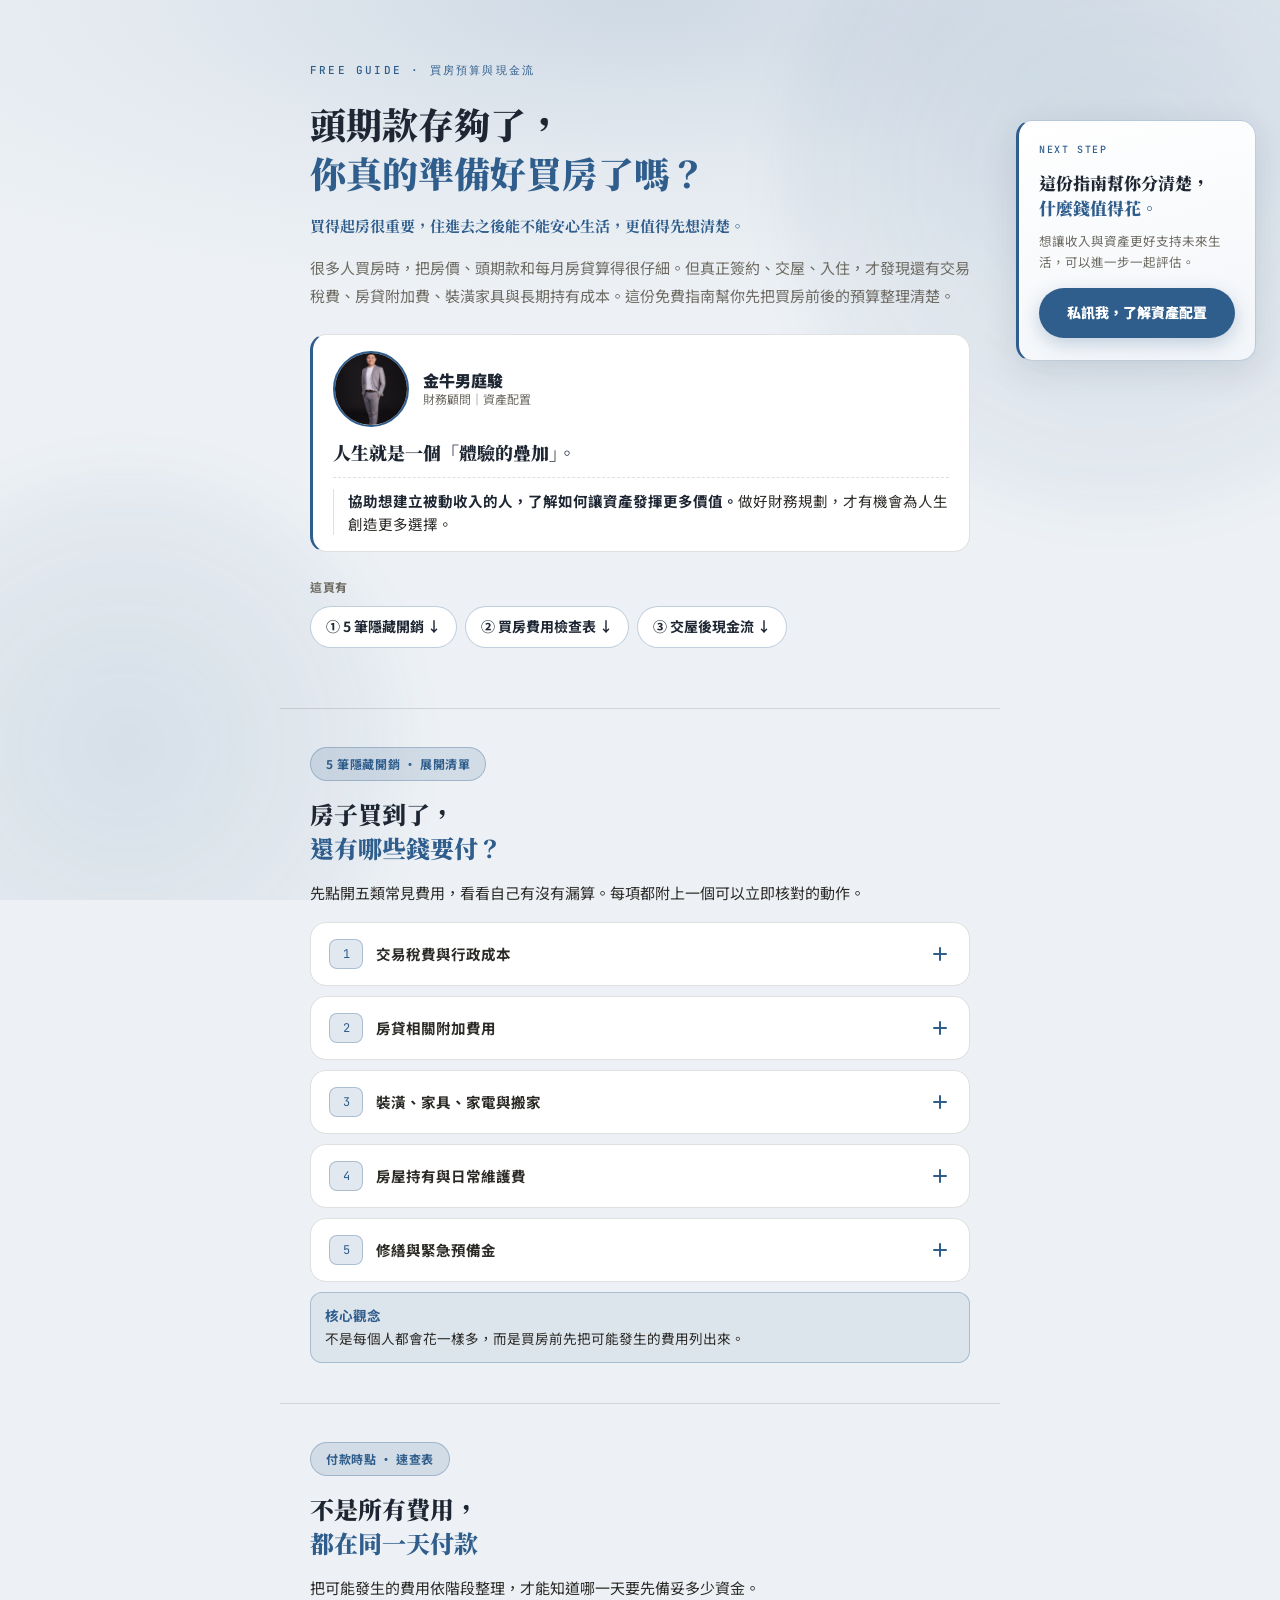
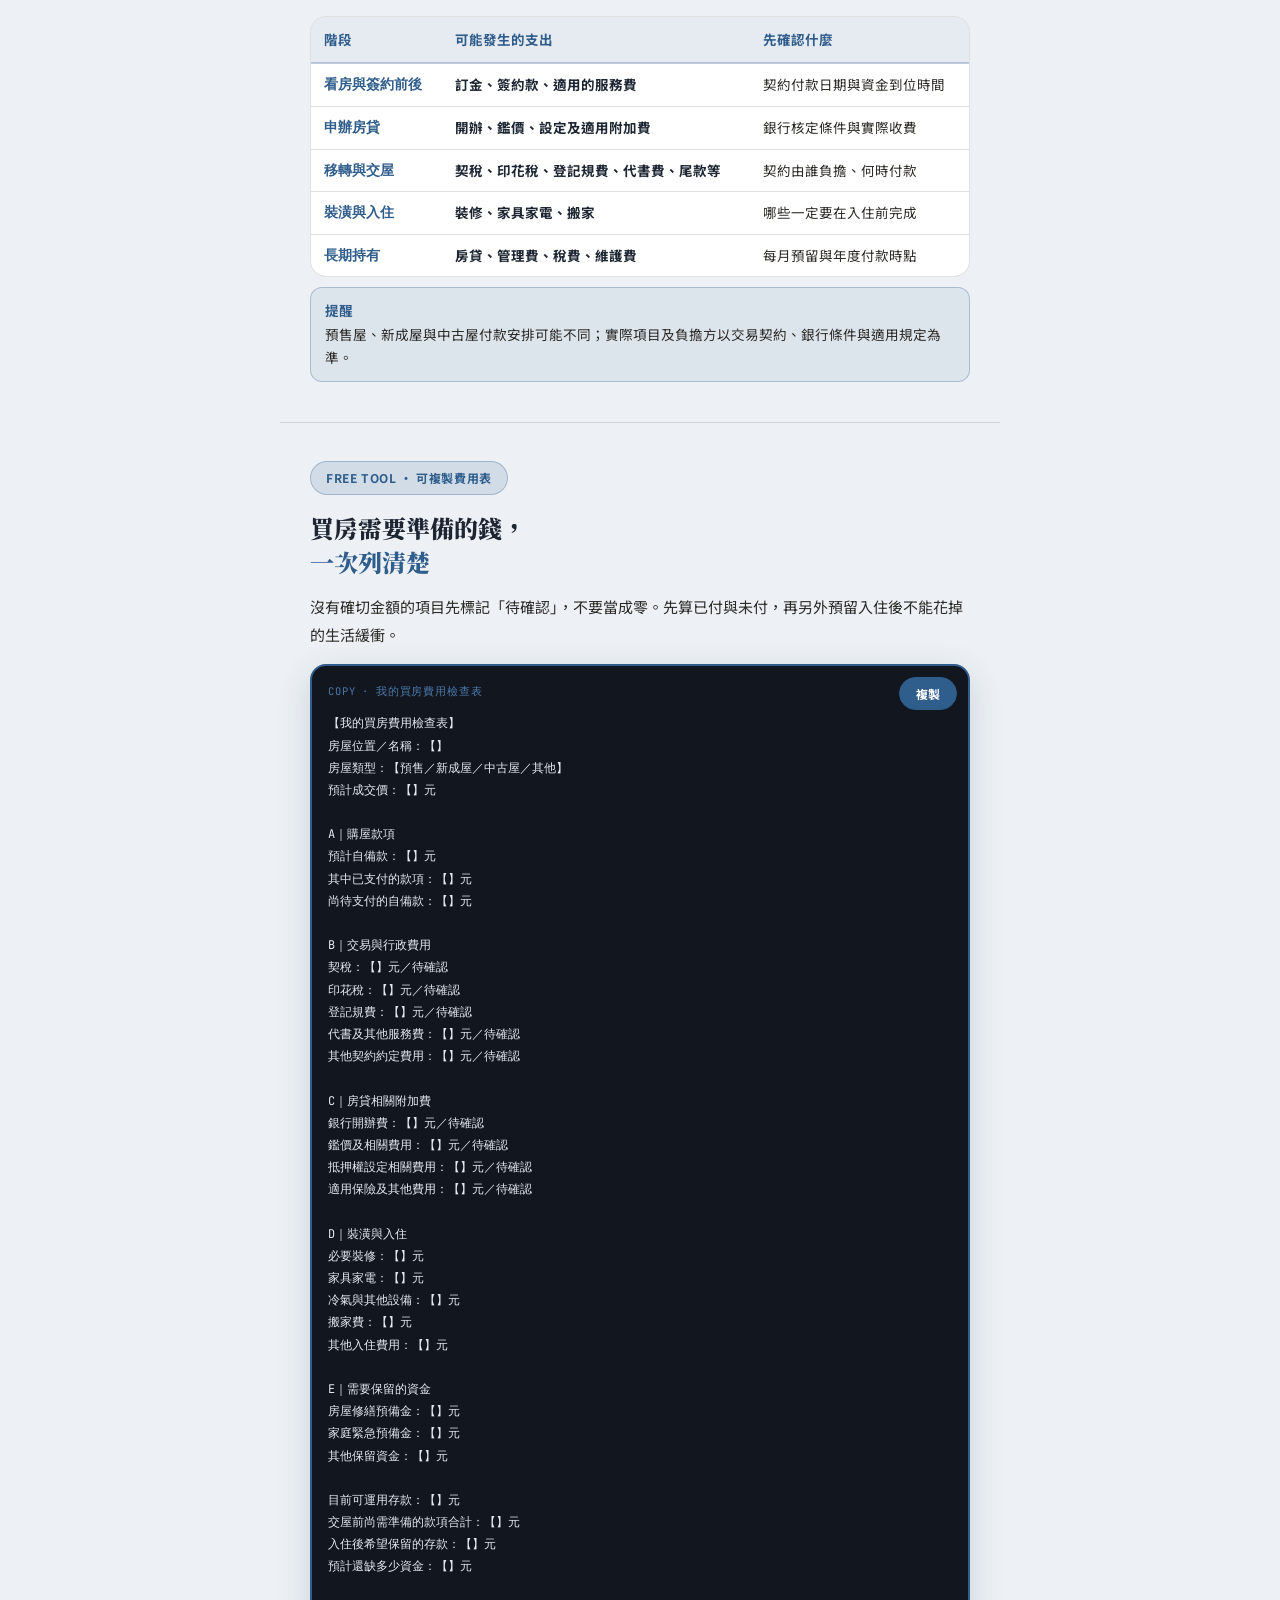
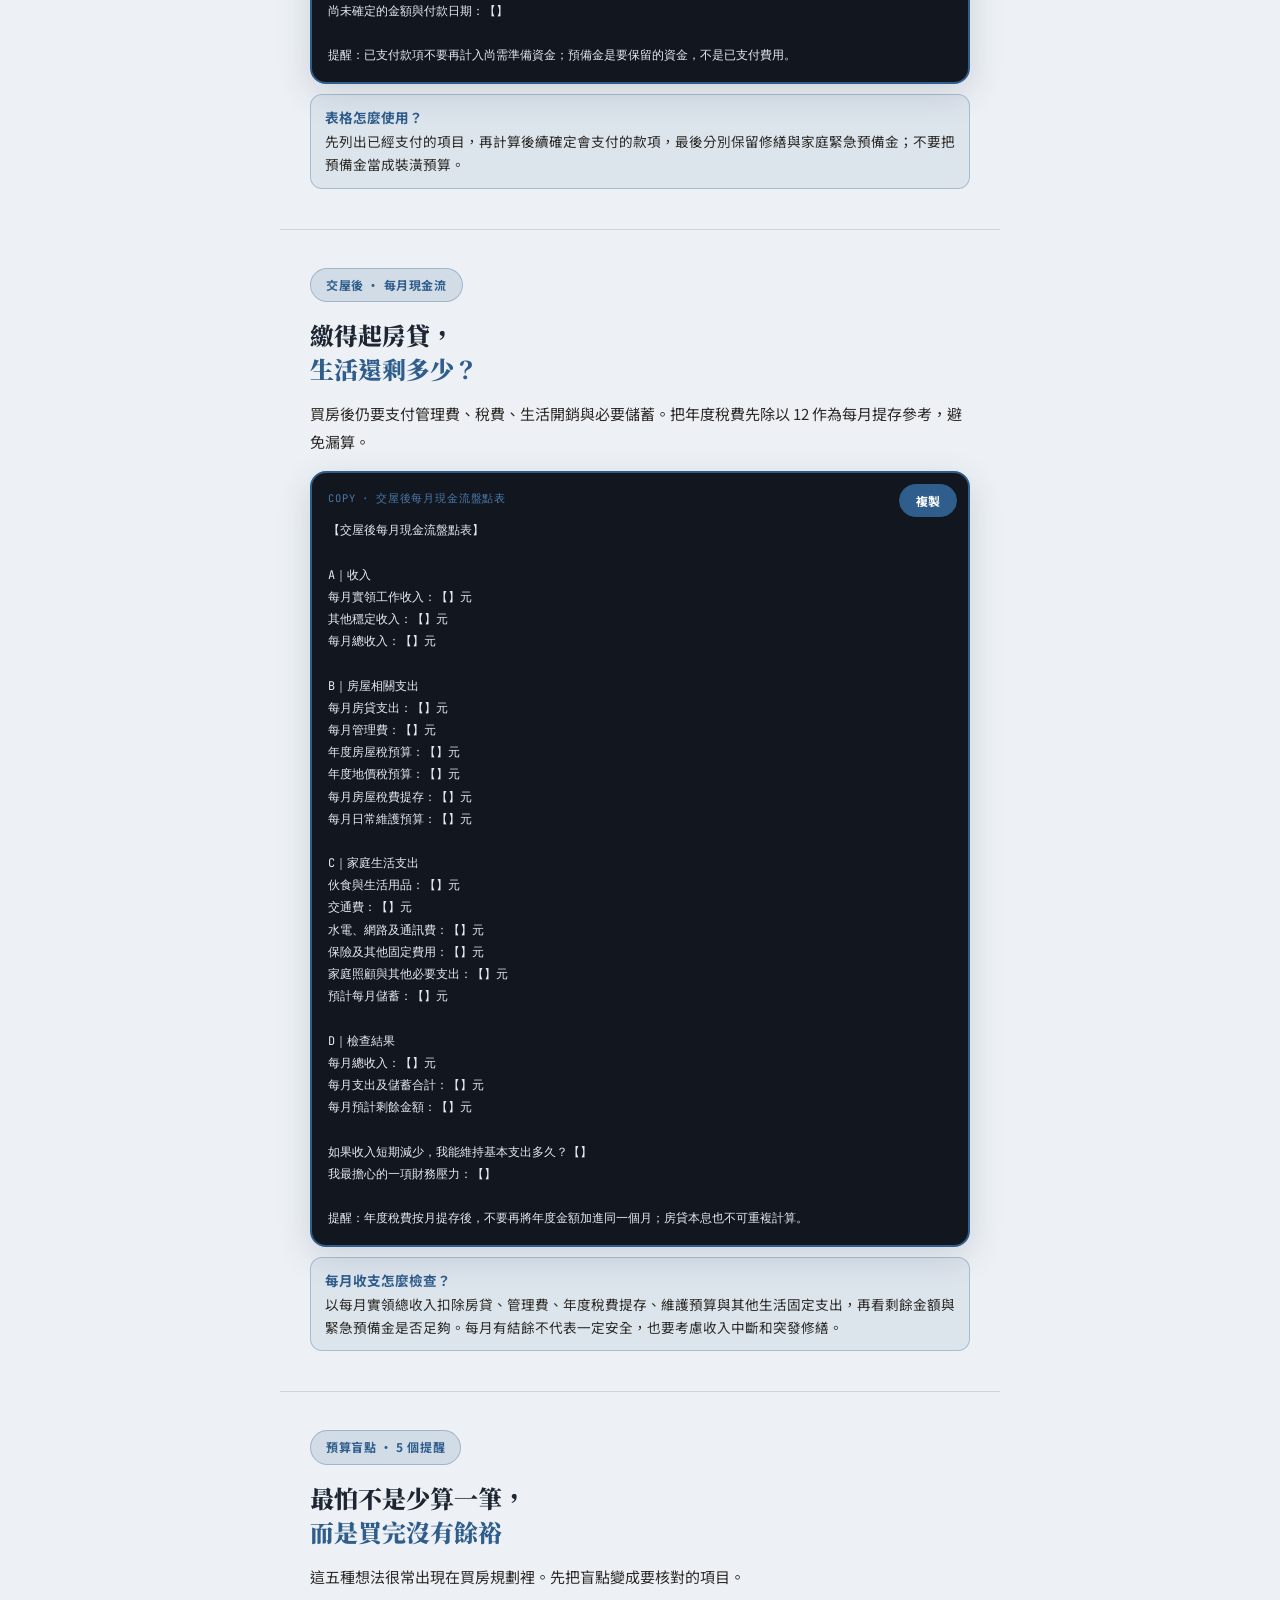
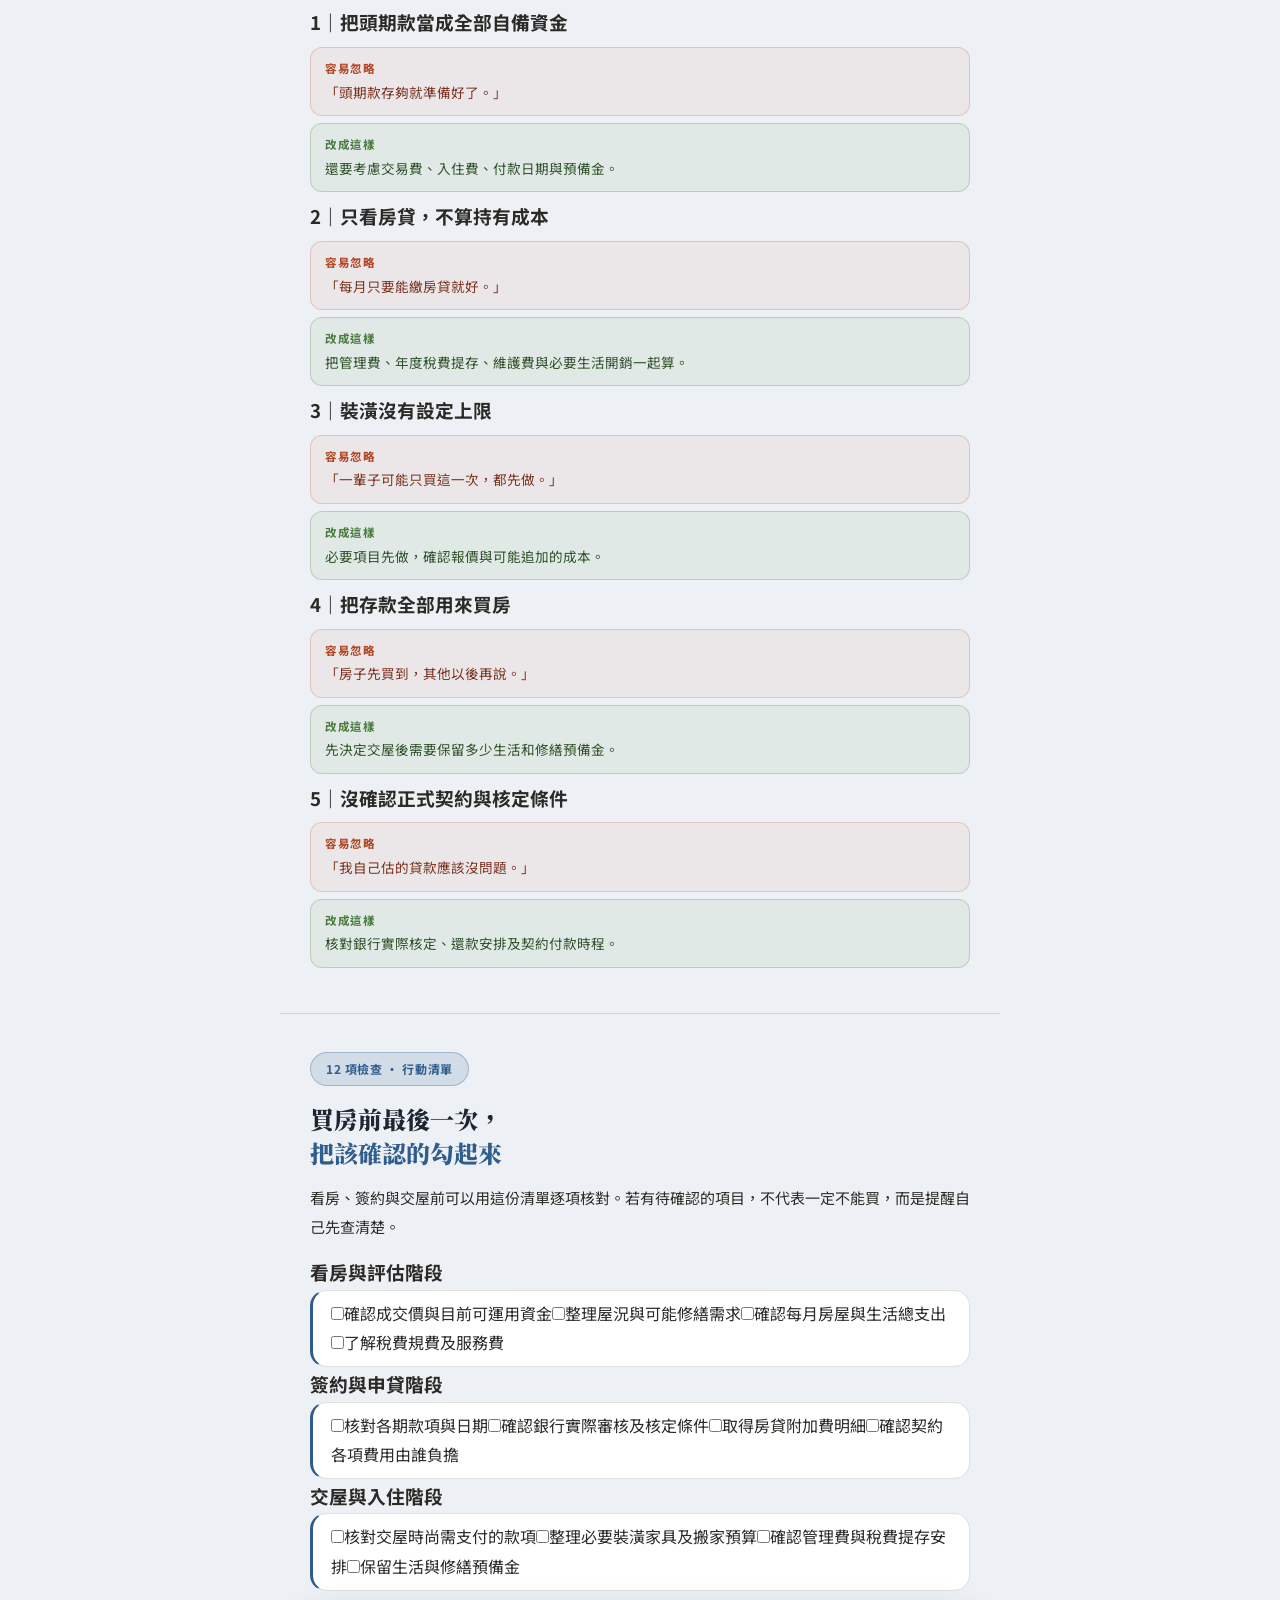
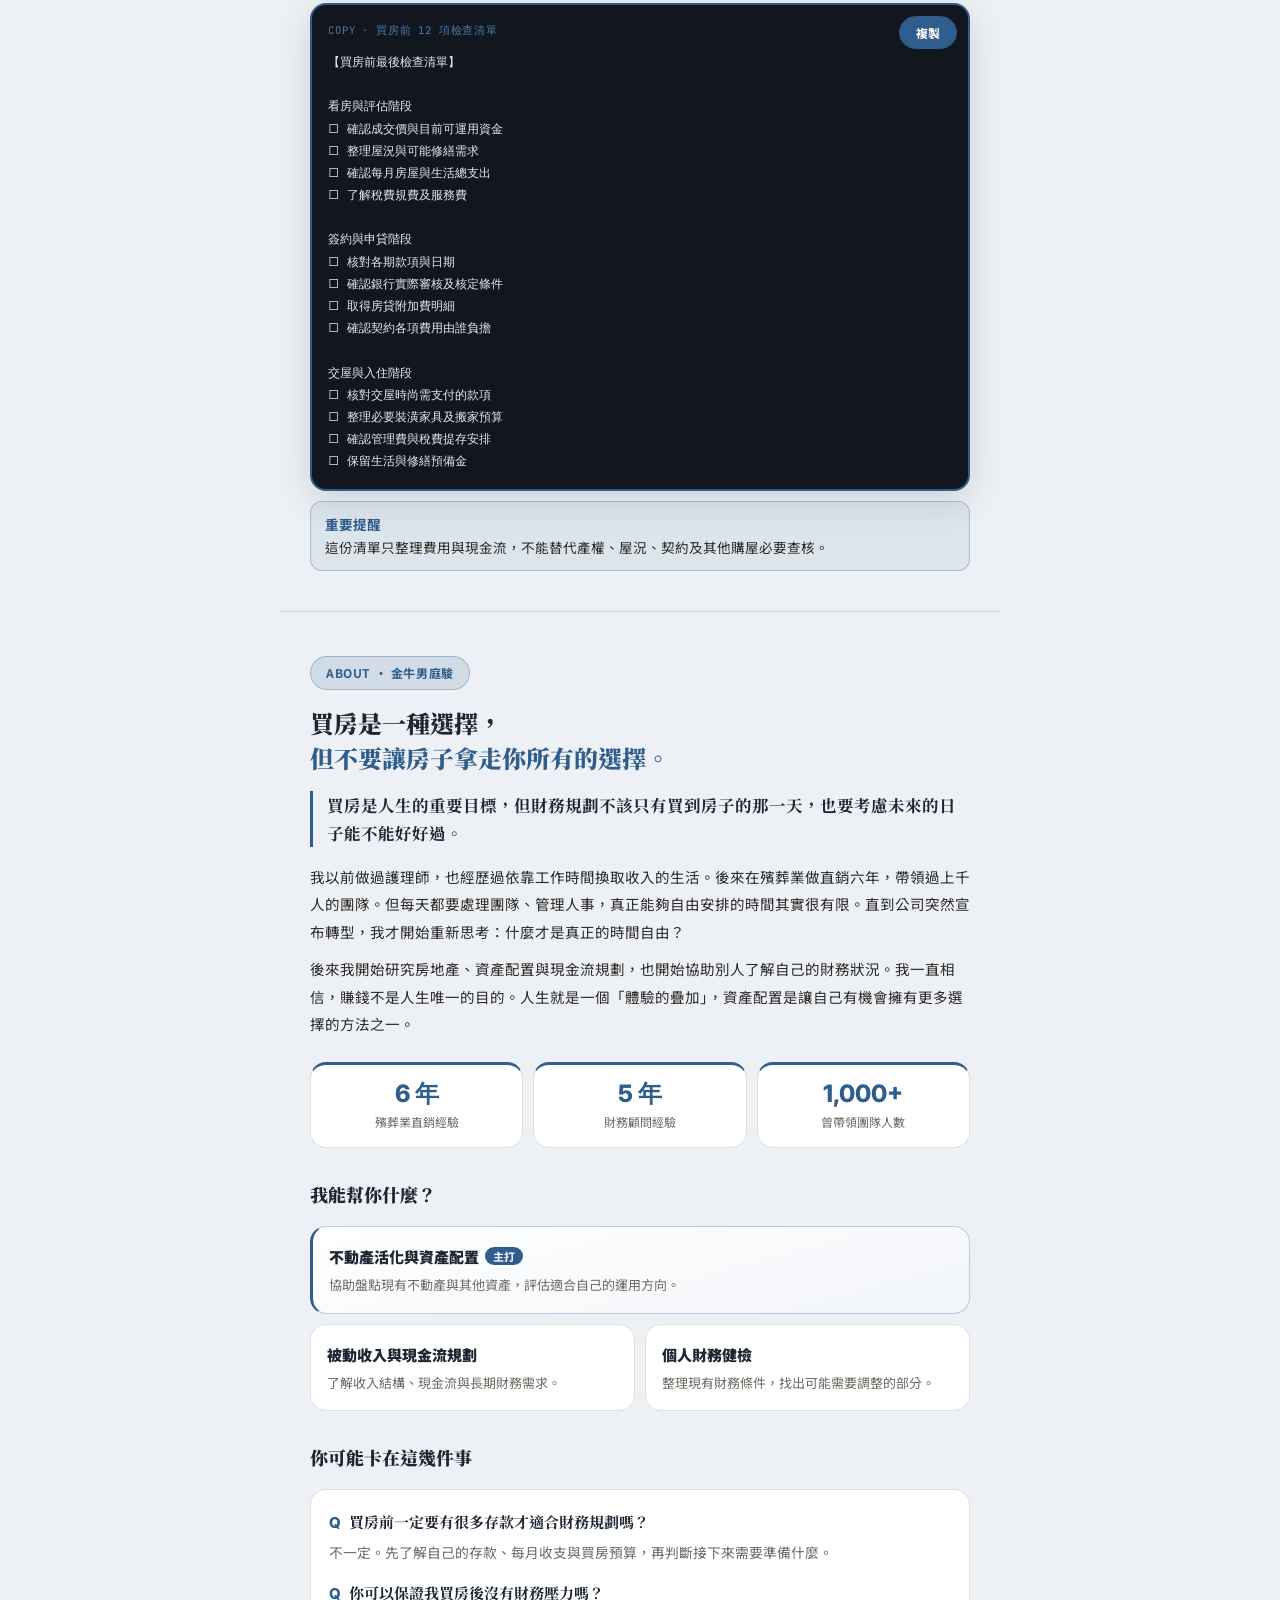
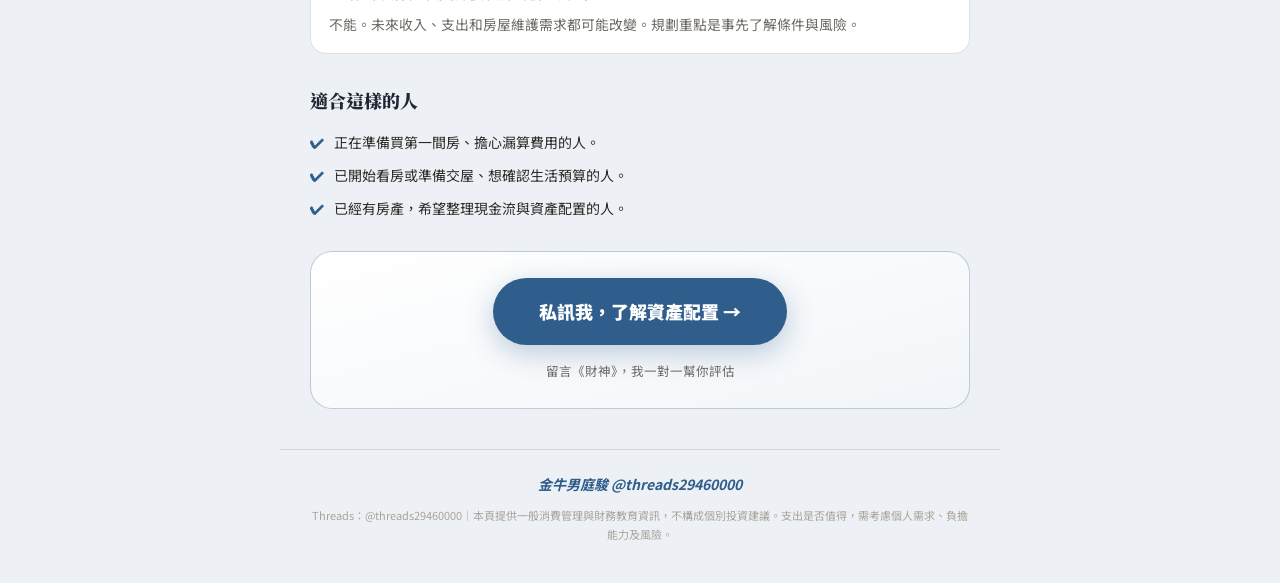
<file: home-buying-costs.html>
<!DOCTYPE html>

<html data-theme="navy" lang="zh-TW">
<head>
<meta charset="utf-8"/>
<meta content="width=device-width, initial-scale=1.0, viewport-fit=cover" name="viewport"/>
<!-- 要換：頁面標題、分享時顯示的描述 -->
<title>買房費用檢查表｜5 筆隱藏開銷與交屋預算指南｜金牛男庭駿</title>
<meta content="買房最怕漏算這 5 筆隱藏開銷。免費整理買房費用、交屋前預算與入住後每月現金流。" name="description"/>
<link href="https://fonts.googleapis.com/css2?family=Noto+Serif+TC:wght@600;700;900&amp;family=Noto+Sans+TC:wght@300;400;500;700;900&amp;family=Inter:wght@400;600;700;800&amp;family=JetBrains+Mono:wght@400;500&amp;display=swap" rel="stylesheet"/>
<style>
/* ── 版型：沿用 2026-08-06-chatgpt-setup／2026-10-01-7-habits 的米色＋金橘 ── */
:root{
  --gold:#D4902A; --gold-bright:#E8A94A; --gold-dim:rgba(var(--a-rgb),0.30);
  --bg:#F4F1EA; --bg2:#FBF8F2; --card:#FFFFFF; --card2:#FAF6EE;
  --code:#12161f; --code-tx:#e6eaf2;
  --text:#2c2a26; --dim:#6d6a62; --faint:#a8a39a; --ink:#2a2620;
  --line:rgba(0,0,0,0.12);
  --ok:#4a7c3f; --ok-bg:rgba(74,124,63,0.07); --ok-line:rgba(74,124,63,0.25);
  --no:#b1431f; --no-bg:rgba(200,70,40,0.06); --no-line:rgba(200,70,40,0.22);
  --dark:linear-gradient(160deg,#15110b 0%,#241a0e 100%);
  --r-md:16px; --r-lg:22px; --pill:50px;
  --bounce:400ms cubic-bezier(0.34,1.56,0.64,1);
  --a-rgb:212,144,42; --sh-rgb:120,90,30; --bg-rgb:244,241,234; --on-accent:#1a1406;
  --serif:"Noto Serif TC",serif; --sans:"Noto Sans TC","Inter",sans-serif; --mono:"JetBrains Mono",monospace;
}
/* ── 配色：改 <html data-theme="…"> 就會換。gold 米金／green 墨綠／navy 海軍藍／rose 乾燥玫瑰 ── */
html[data-theme="green"]{--gold:#3F7D5C;--gold-bright:#5B9A77;--a-rgb:63,125,92;--bg:#EEF2EC;--bg2:#F7F9F5;--card2:#F3F6F1;--bg-rgb:238,242,236;--sh-rgb:40,70,50;--ink:#1f2a24;--on-accent:#ffffff;}
html[data-theme="navy"]{--gold:#2F5D8C;--gold-bright:#4A7AAA;--a-rgb:47,93,140;--bg:#EDF1F5;--bg2:#F7F9FB;--card2:#F2F5F9;--bg-rgb:237,241,245;--sh-rgb:30,50,80;--ink:#1d2632;--on-accent:#ffffff;}
html[data-theme="rose"]{--gold:#B5656B;--gold-bright:#C98389;--a-rgb:181,101,107;--bg:#F6EFEE;--bg2:#FBF7F6;--card2:#F8F1F0;--bg-rgb:246,239,238;--sh-rgb:110,60,60;--ink:#2e2324;--on-accent:#ffffff;}
*{margin:0;padding:0;box-sizing:border-box;}
html{scroll-behavior:smooth;}
body{font-family:var(--sans);color:var(--text);line-height:1.85;overflow-x:hidden;background:var(--bg);
  background-image:radial-gradient(118% 54% at 50% 0%, rgba(var(--a-rgb),0.16) 0%, rgba(var(--a-rgb),0.05) 34%, rgba(var(--bg-rgb),0) 62%);
  background-attachment:fixed;}
.glow{position:fixed;inset:0;z-index:0;pointer-events:none;overflow:hidden;}
.g1{position:absolute;width:min(60vw,680px);height:min(60vw,680px);border-radius:50%;background:radial-gradient(circle, rgba(var(--a-rgb),0.13), rgba(var(--a-rgb),0));top:-18%;right:-14%;filter:blur(20px);}
.g2{position:absolute;width:min(50vw,560px);height:min(50vw,560px);border-radius:50%;background:radial-gradient(circle, rgba(var(--a-rgb),0.12), rgba(var(--a-rgb),0));bottom:-14%;left:-12%;filter:blur(22px);}
.wrap{max-width:720px;margin:0 auto;position:relative;}
.js .fade{opacity:0;transform:translateY(28px);transition:opacity .6s ease,transform .6s ease;}
.fade.vis{opacity:1;transform:translateY(0);}
a{color:var(--gold);text-decoration:none;}
.g{color:var(--gold);}

/* ═════ ① 懸浮按鈕：電腦版掛右側、手機版浮在底部；滑到研究所介紹時自動收起 ═════ */
.float-cta{position:fixed;z-index:40;transition:opacity .3s ease,transform .3s ease;}
.float-cta.hide{opacity:0;pointer-events:none;}
.fc-card{display:none;}
.fc-pill{display:flex;align-items:center;justify-content:center;gap:8px;background:var(--gold);color:var(--on-accent);font-weight:900;font-size:15px;padding:14px 26px;border-radius:var(--pill);box-shadow:0 10px 28px rgba(var(--sh-rgb),0.32);white-space:nowrap;}
.fc-pill .ar{transition:transform .2s;}
.fc-pill:hover .ar{transform:translateX(3px);}
/* 手機／平板：底部置中 */
@media(max-width:1119px){
  .float-cta{left:50%;bottom:calc(16px + env(safe-area-inset-bottom));transform:translateX(-50%);}
  .float-cta.hide{transform:translate(-50%,20px);}
  body{padding-bottom:84px;}
}
/* 電腦：右側卡片 */
@media(min-width:1120px){
  .float-cta{top:120px;right:max(24px,calc((100vw - 720px)/2 - 272px));width:240px;}
  .float-cta.hide{transform:translateX(16px);}
  .fc-pill{display:none;}
  .fc-card{display:block;background:linear-gradient(165deg,var(--card) 0%,var(--card2) 100%);border:1px solid var(--gold-dim);border-left:3px solid var(--gold);border-radius:var(--r-md);padding:20px 20px 22px;box-shadow:0 10px 34px rgba(var(--sh-rgb),0.13);}
  .fc-card .k{font-family:var(--mono);font-size:10px;letter-spacing:0.16em;color:var(--gold);margin-bottom:10px;font-weight:500;}
  .fc-card h4{font-family:var(--serif);font-weight:900;font-size:17px;line-height:1.5;color:var(--ink);margin-bottom:9px;}
  .fc-card p{font-size:12.5px;color:var(--dim);line-height:1.7;margin-bottom:16px;}
  .fc-card a{display:block;text-align:center;background:var(--gold);color:var(--on-accent);font-weight:900;font-size:14px;padding:12px 14px;border-radius:var(--pill);box-shadow:0 6px 18px rgba(var(--a-rgb),0.26);transition:transform var(--bounce);}
  .fc-card a:hover{transform:translateY(-2px);}
}

/* ═════ 開頭：只交代「這頁是什麼」，自介移到最下面 ═════ */
.hero{position:relative;z-index:1;padding:60px 30px 36px;}
.kicker{font-family:var(--mono);font-size:11px;letter-spacing:0.2em;color:var(--gold);margin-bottom:20px;font-weight:500;}
.hero h1{font-family:var(--serif);font-weight:900;font-size:36px;line-height:1.36;margin-bottom:14px;color:var(--ink);}
.hero .h-sub{font-family:var(--serif);font-weight:700;font-size:15px;color:var(--gold);margin-bottom:14px;}
.hero-sub{font-size:15px;color:var(--dim);line-height:1.85;margin-bottom:24px;}
/* 這頁有什麼：數字跟單位寫在一起，點了直接跳到那一段 */
.toc{margin-bottom:24px;}
.toc .tt{font-size:12px;font-weight:700;color:var(--dim);letter-spacing:0.05em;margin-bottom:8px;}
.toc ul{list-style:none;display:flex;flex-wrap:wrap;gap:8px;}
.toc a{display:inline-flex;align-items:center;gap:6px;background:var(--card);border:1px solid var(--gold-dim);border-radius:var(--pill);padding:7px 15px;font-size:14px;font-weight:700;color:var(--ink);transition:border-color .2s;}
.toc a:hover{border-color:var(--gold);}
.toc a b{font-family:"Inter";font-weight:800;color:var(--gold);}
.toc a i{font-style:normal;color:var(--gold);font-size:12px;}
/* 自介卡：全站固定。上面一句是對讀者的承諾，下面是證明 */
.mid-intro{background:var(--card);border:1px solid var(--line);border-left:3px solid var(--gold);border-radius:var(--r-md);padding:16px 20px;margin-bottom:24px;}
.mid-intro .slogan{font-family:var(--serif);font-weight:900;font-size:min(18px,4vw);white-space:nowrap;line-height:1.45;color:var(--ink);margin-top:12px;}

.mid-intro .who{display:flex;align-items:center;gap:14px;}
.mid-intro .who img{width:76px;height:76px;border-radius:50%;object-fit:cover;border:2px solid var(--gold);}
.mid-intro .nm{font-weight:900;font-size:16px;line-height:1.3;color:var(--ink);}
.mid-intro .tt2{font-size:12px;color:var(--dim);line-height:1.4;}
.mid-intro .proof{display:flex;align-items:flex-end;gap:14px;border-top:1px dashed var(--line);margin-top:12px;padding-top:11px;}
.mid-intro .num{flex-shrink:0;line-height:1.2;}
.mid-intro .num .d{font-size:11px;color:var(--dim);}
.mid-intro .num .v{font-family:"Inter";font-weight:800;font-size:18px;color:var(--gold);white-space:nowrap;}
.mid-intro .txt{font-size:14.5px;line-height:1.6;color:var(--text);padding-left:14px;border-left:1px solid var(--line);}
.mid-intro .txt b{color:var(--ink);}
.m-br{display:none;}

/* ═════ ② 乾貨區 ═════ */
.sec{position:relative;z-index:1;padding:38px 30px;border-top:1px solid var(--line);}
.sec-tag{display:inline-block;background:rgba(var(--a-rgb),0.14);color:var(--gold);font-size:12px;font-weight:700;padding:5px 15px;border:1px solid var(--gold-dim);border-radius:var(--pill);margin-bottom:16px;letter-spacing:0.05em;}
.sec h2{font-family:var(--serif);font-weight:900;font-size:24px;line-height:1.42;margin-bottom:14px;color:var(--ink);}
.sec>p{font-size:15px;color:var(--text);line-height:1.9;margin-bottom:14px;}
.tipline{font-size:13.5px;color:var(--dim);line-height:1.75;border-left:2px solid var(--gold-dim);padding-left:14px;margin:13px 0 2px;}
.tipline b{color:var(--gold);}

.tblwrap{overflow-x:auto;margin:12px 0 4px;border:1px solid var(--line);border-radius:var(--r-md);background:var(--card);}
.tbl{width:100%;border-collapse:collapse;font-size:13.5px;}
.tbl th{background:rgba(var(--a-rgb),0.12);color:var(--gold);font-weight:700;text-align:left;padding:10px 13px;border-bottom:2px solid var(--gold-dim);white-space:nowrap;}
.tbl td{padding:10px 13px;border-bottom:1px solid var(--line);vertical-align:top;line-height:1.6;}
.tbl td:first-child{font-family:"Inter";font-weight:800;color:var(--gold);}
.tbl td:nth-child(2){font-weight:700;color:var(--ink);white-space:nowrap;}
.tbl tr:last-child td{border-bottom:none;}

.acc{display:flex;flex-direction:column;gap:10px;}
details.ch{background:var(--card);border:1px solid var(--line);border-radius:var(--r-md);overflow:hidden;}
details.ch[open]{border-color:var(--gold-dim);box-shadow:0 4px 18px rgba(var(--sh-rgb),0.07);}
details.ch summary{list-style:none;cursor:pointer;display:flex;align-items:center;gap:13px;padding:16px 18px;user-select:none;}
details.ch summary::-webkit-details-marker{display:none;}
.ch-n{flex-shrink:0;min-width:34px;height:30px;border-radius:8px;background:rgba(var(--a-rgb),0.14);border:1px solid var(--gold-dim);color:var(--gold);font-family:var(--mono);font-size:12px;display:flex;align-items:center;justify-content:center;}
.ch-t{flex:1;font-weight:700;font-size:14.5px;line-height:1.4;}
.ch-t .en{font-weight:400;color:var(--dim);font-size:12.5px;}
.ch-mk{flex-shrink:0;width:22px;height:22px;position:relative;}
.ch-mk::before,.ch-mk::after{content:"";position:absolute;background:var(--gold);border-radius:2px;transition:transform .25s ease,opacity .25s;}
.ch-mk::before{top:10px;left:4px;width:14px;height:2px;}
.ch-mk::after{top:4px;left:10px;width:2px;height:14px;}
details.ch[open] .ch-mk::after{transform:rotate(90deg);opacity:0;}
.ch-body{padding:6px 18px 18px;border-top:1px solid var(--line);}
.ch-body p{font-size:14px;line-height:1.82;margin:10px 0;}
.pos{background:rgba(var(--a-rgb),0.08);border:1px solid var(--gold-dim);border-radius:12px;padding:11px 14px;margin:10px 0 2px;font-size:13.6px;line-height:1.72;}
.pos b{color:var(--gold);}
.judge{border-radius:12px;padding:11px 14px;margin:7px 0;font-size:13.6px;line-height:1.72;}
.judge.no{background:var(--no-bg);border:1px solid var(--no-line);color:#7a3320;}
.judge.ok{background:var(--ok-bg);border:1px solid var(--ok-line);color:#2f5228;}
.judge .jl{font-weight:700;font-size:11.5px;letter-spacing:0.05em;display:block;margin-bottom:2px;}
.judge.no .jl{color:var(--no);}
.judge.ok .jl{color:var(--ok);}

.cp{background:var(--code);border:2px solid var(--gold);border-radius:var(--r-md);padding:16px;margin:12px 0 2px;position:relative;box-shadow:0 10px 34px rgba(var(--sh-rgb),0.16);}
.cp .pl{font-family:var(--mono);font-size:10.5px;letter-spacing:0.08em;color:var(--gold-bright);margin-bottom:11px;max-width:calc(100% - 96px);}
.cp pre{font-family:var(--mono);font-size:12px;line-height:1.85;color:var(--code-tx);white-space:pre-wrap;word-break:break-word;}
.cp .ph{color:var(--gold-bright);}
.copy-btn{position:absolute;top:11px;right:11px;background:var(--gold);border:1px solid var(--gold);color:var(--on-accent);font-family:var(--sans);font-size:12px;font-weight:700;padding:7px 16px;border-radius:50px;cursor:pointer;}

.ck{display:flex;gap:11px;align-items:flex-start;padding:9px 0;cursor:pointer;border-bottom:1px dashed var(--line);}
.ck:last-of-type{border-bottom:none;}
.ck input{appearance:none;-webkit-appearance:none;flex-shrink:0;width:19px;height:19px;margin-top:4px;border:2px solid var(--gold-dim);border-radius:5px;background:var(--bg2);cursor:pointer;position:relative;transition:all .18s;}
.ck input:checked{background:var(--gold);border-color:var(--gold);}
.ck input:checked::after{content:"";position:absolute;left:5px;top:1px;width:5px;height:10px;border:solid var(--on-accent);border-width:0 2.5px 2.5px 0;transform:rotate(45deg);}
.ck span{font-size:14.5px;line-height:1.7;}
.ck input:checked + span{color:var(--faint);text-decoration:line-through;}
.cklist{background:var(--card);border:1px solid var(--line);border-left:3px solid var(--gold);border-radius:var(--r-md);padding:8px 18px;}

/* ═════ ③ 研究所介紹：跟上面同一套米色＋白卡，不另外換成深色 ═════ */
.inst{position:relative;z-index:1;padding:44px 30px 40px;border-top:1px solid var(--line);}
.inst .kk{display:inline-block;background:rgba(var(--a-rgb),0.14);color:var(--gold);font-size:12px;font-weight:700;padding:5px 15px;border:1px solid var(--gold-dim);border-radius:var(--pill);margin-bottom:16px;letter-spacing:0.05em;}
.inst h2{font-family:var(--serif);font-weight:900;font-size:24px;line-height:1.42;margin-bottom:16px;color:var(--ink);}
.inst h2 .g{color:var(--gold);}
.inst .lead{font-family:var(--serif);font-weight:700;font-size:16.5px;line-height:1.7;color:var(--ink);margin-bottom:16px;padding-left:14px;border-left:3px solid var(--gold);}
.founder{margin-bottom:24px;}
.founder p{font-size:14.5px;line-height:1.9;color:var(--text);margin-bottom:10px;}
.founder p b{color:var(--gold);}
.big{display:grid;grid-template-columns:repeat(3,1fr);gap:10px;margin:0 0 30px;}
.big .b{background:var(--card);border:1px solid var(--line);border-top:3px solid var(--gold);border-radius:var(--r-md);padding:16px 10px;text-align:center;}
.big .bn{font-family:"Inter";font-weight:800;font-size:24px;color:var(--gold);line-height:1.1;}
.big .bl{font-size:12px;color:var(--dim);margin-top:6px;line-height:1.5;}
.inst h3{font-family:var(--serif);font-weight:900;font-size:18px;margin:6px 0 14px;color:var(--ink);}
.tools{display:grid;grid-template-columns:1fr 1fr;gap:10px;margin-bottom:30px;}
.tool{background:var(--card);border:1px solid var(--line);border-radius:var(--r-md);padding:16px;}
.tool.main{grid-column:1 / -1;border-color:var(--gold-dim);border-left:3px solid var(--gold);background:linear-gradient(165deg,var(--card) 0%,var(--card2) 100%);}
.tool .tn{font-weight:900;font-size:15px;color:var(--ink);margin-bottom:4px;}
.tool .tn em{font-style:normal;font-size:11px;font-weight:700;color:var(--on-accent);background:var(--gold);border-radius:50px;padding:1px 8px;margin-left:6px;vertical-align:2px;}
.tool .tn em.soon{background:rgba(0,0,0,0.08);color:var(--dim);}
.tool .td{font-size:13px;color:var(--dim);line-height:1.7;}
.qa{background:var(--card);border:1px solid var(--line);border-radius:var(--r-md);padding:4px 18px 16px;margin-bottom:30px;}
.qa .q{font-family:var(--serif);font-weight:700;font-size:15px;color:var(--ink);margin:14px 0 4px;}
.qa .q::before{content:"Q";color:var(--gold);font-family:"Inter";font-weight:800;margin-right:8px;}
.qa .a{font-size:13.8px;color:var(--dim);line-height:1.8;}
.fit .f{display:flex;gap:10px;font-size:14px;line-height:1.7;margin-bottom:9px;color:var(--text);}
.fit .f::before{content:"\2714";color:var(--gold);font-weight:700;flex-shrink:0;}
.btn-wrap{text-align:center;margin-top:30px;background:linear-gradient(165deg,var(--card) 0%,var(--card2) 100%);border:1px solid var(--gold-dim);border-radius:var(--r-lg);padding:26px 18px;}
.skbtn{display:inline-flex;align-items:center;gap:8px;background:var(--gold);color:var(--on-accent);border-radius:var(--pill);padding:17px 46px;font-weight:900;font-size:18px;box-shadow:0 8px 28px rgba(var(--a-rgb),0.30);transition:transform var(--bounce);position:relative;overflow:hidden;}
.skbtn:hover{transform:translateY(-3px);}
.skbtn::after{content:'';position:absolute;top:0;left:-100%;width:50%;height:100%;background:linear-gradient(90deg,transparent,rgba(255,255,255,0.45),transparent);transform:skewX(-25deg);animation:shine 3.4s ease-in-out infinite;}
@keyframes shine{0%{left:-100%;}22%{left:160%;}100%{left:160%;}}
.btn-note{margin-top:14px;font-size:12.5px;color:var(--dim);}

.footer{position:relative;z-index:1;border-top:1px solid var(--line);padding:22px 30px 40px;text-align:center;}
.footer .fa{font-style:italic;font-size:14px;color:var(--gold);font-weight:700;}
.footer .fc{font-size:11px;color:var(--faint);margin-top:8px;line-height:1.7;}

/* ── 手機版 ── */
@media(max-width:600px){
  .hero{padding:40px 20px 28px;}
  .hero h1{font-size:28px;}
  .sec{padding:32px 20px;}
  .sec h2{font-size:21px;}
  .mid-intro .proof{flex-direction:column;align-items:flex-start;gap:6px;}
  .mid-intro .num{display:flex;align-items:baseline;gap:8px;}
  .mid-intro .num .d{font-size:13px;}
  .mid-intro .txt{padding-left:0;border-left:none;}
  .m-br{display:inline;}
  .tbl{font-size:13px;}
  .tbl th,.tbl td{padding:10px 10px;}
  details.ch summary{padding:15px 16px;align-items:flex-start;}
  .ch-t .en{display:block;margin-top:3px;}
  .ch-mk{margin-top:4px;}
  .inst{padding:34px 20px 32px;}
  .inst h2{font-size:21px;}
  .founder p{font-size:min(14.5px,calc((100vw - 40px) / 26.5));}
  .big .bn{font-size:20px;}
  .tools{grid-template-columns:1fr;}
  .skbtn{font-size:16px;padding:15px 26px;white-space:nowrap;}
  .footer{padding:20px 20px 36px;}
}
</style>
</head>
<body>
<script>document.documentElement.className+=' js';</script>
<div class="glow"><div class="g1"></div><div class="g2"></div></div>
<!-- ═════ ① 懸浮按鈕：電腦版右側卡片、手機版底部按鈕。滑到最下面「關於我」時自動收起 ═════ -->
<div class="float-cta" id="float-cta">
<a class="fc-pill" href="https://lin.ee/S8QUSv8" rel="noopener" target="_blank">私訊我，了解資產配置 <span class="ar">→</span></a>
<div class="fc-card"><div class="k">NEXT STEP</div><h4>這份指南幫你分清楚，<br/><span class="g">什麼錢值得花。</span></h4><p>想讓收入與資產更好支持未來生活，可以進一步一起評估。</p><a href="https://lin.ee/S8QUSv8" rel="noopener" target="_blank">私訊我，了解資產配置</a></div>
</div>
<div class="wrap">
<!-- ═════ 開頭：這頁是什麼 ═════ -->
<header class="hero">
<div class="kicker">FREE GUIDE · 買房預算與現金流</div>
<h1>頭期款存夠了，<br/><span class="g">你真的準備好買房了嗎？</span></h1>
<div class="h-sub">買得起房很重要，住進去之後能不能安心生活，更值得先想清楚。</div>
<p class="hero-sub">很多人買房時，把房價、頭期款和每月房貸算得很仔細。但真正簽約、交屋、入住，才發現還有交易稅費、房貸附加費、裝潢家具與長期持有成本。這份免費指南幫你先把買房前後的預算整理清楚。</p>
<div class="mid-intro">
<div class="who">
<img alt="金牛男庭駿" src="[data-uri]"/>
<div><div class="nm">金牛男庭駿</div><div class="tt2">財務顧問｜資產配置</div></div>
</div>
<div class="slogan">人生就是一個「體驗的疊加」。</div>
<div class="proof"><div class="txt"><b>協助想建立被動收入的人，了解如何讓資產發揮更多價值。</b><br class="m-br"/>做好財務規劃，才有機會為人生創造更多選擇。</div>
</div>
</div>
<nav class="toc"><div class="tt">這頁有</div><ul><li><a href="#s-costs">① 5 筆隱藏開銷 ↓</a></li><li><a href="#s-budget">② 買房費用檢查表 ↓</a></li><li><a href="#s-cashflow">③ 交屋後現金流 ↓</a></li></ul></nav>
</header>
<!-- ═════ ③ 關於我：每一頁都一樣，不跟著乾貨改 ═════ -->
<section class="sec fade" id="s-costs"><span class="sec-tag">5 筆隱藏開銷 · 展開清單</span><h2>房子買到了，<br/><span class="g">還有哪些錢要付？</span></h2><p>先點開五類常見費用，看看自己有沒有漏算。每項都附上一個可以立即核對的動作。</p><div class="acc"><details class="ch"><summary><span class="ch-n">1</span><span class="ch-t">交易稅費與行政成本</span><span class="ch-mk"></span></summary><div class="ch-body"><p>買房可能涉及契稅、印花稅、登記規費及代書費等。每種費用有不同計算依據，不一定直接以成交價乘固定百分比。</p><div class="pos"><b>你可以先做的事</b><p>跟代書或相關承辦人員索取買方費用明細，核對金額、負擔方與付款時間。</p></div></div></details><details class="ch"><summary><span class="ch-n">2</span><span class="ch-t">房貸相關附加費用</span><span class="ch-mk"></span></summary><div class="ch-body"><p>銀行可能收取開辦費、鑑價費、抵押權設定相關費用，或依個人契約條件收取保險相關費用；不是每項都一定發生。</p><div class="pos"><b>你可以先做的事</b><p>除了利率，也向銀行確認申辦時的各項費用、核定條件與每月還款安排。</p></div></div></details><details class="ch"><summary><span class="ch-n">3</span><span class="ch-t">裝潢、家具、家電與搬家</span><span class="ch-mk"></span></summary><div class="ch-body"><p>房子交屋後不一定能直接入住，冷氣、床、冰箱、窗簾、燈具、收納與搬家都可能產生支出。</p><div class="pos"><b>你可以先做的事</b><p>分成「入住前必需」「入住後逐步添購」「暫時不需要」三類。</p></div></div></details><details class="ch"><summary><span class="ch-n">4</span><span class="ch-t">房屋持有與日常維護費</span><span class="ch-mk"></span></summary><div class="ch-body"><p>房子買下來之後，還有管理費、房屋稅、地價稅、日常清潔和維護；物件不同、支出時間也不同。</p><div class="pos"><b>你可以先做的事</b><p>把年度支出換算成每月提存預算，避免繳費時才發現沒準備。</p></div></div></details><details class="ch"><summary><span class="ch-n">5</span><span class="ch-t">修繕與緊急預備金</span><span class="ch-mk"></span></summary><div class="ch-body"><p>漏水、設備故障或收入短期減少，都可能打亂生活安排。修繕預備金和家庭緊急預備金各有用途。</p><div class="pos"><b>你可以先做的事</b><p>分別安排房屋修繕緩衝與基本生活緊急資金，依屋況、家庭責任及收入穩定性調整。</p></div></div></details></div><div class="pos"><b>核心觀念</b><p>不是每個人都會花一樣多，而是買房前先把可能發生的費用列出來。</p></div></section>
<section class="sec fade"><span class="sec-tag">付款時點 · 速查表</span><h2>不是所有費用，<br/><span class="g">都在同一天付款</span></h2><p>把可能發生的費用依階段整理，才能知道哪一天要先備妥多少資金。</p><div class="tblwrap"><table class="tbl"><thead><tr><th>階段</th><th>可能發生的支出</th><th>先確認什麼</th></tr></thead><tbody><tr><td>看房與簽約前後</td><td>訂金、簽約款、適用的服務費</td><td>契約付款日期與資金到位時間</td></tr><tr><td>申辦房貸</td><td>開辦、鑑價、設定及適用附加費</td><td>銀行核定條件與實際收費</td></tr><tr><td>移轉與交屋</td><td>契稅、印花稅、登記規費、代書費、尾款等</td><td>契約由誰負擔、何時付款</td></tr><tr><td>裝潢與入住</td><td>裝修、家具家電、搬家</td><td>哪些一定要在入住前完成</td></tr><tr><td>長期持有</td><td>房貸、管理費、稅費、維護費</td><td>每月預留與年度付款時點</td></tr></tbody></table></div><div class="pos"><b>提醒</b><p>預售屋、新成屋與中古屋付款安排可能不同；實際項目及負擔方以交易契約、銀行條件與適用規定為準。</p></div></section>
<section class="sec fade" id="s-budget"><span class="sec-tag">FREE TOOL · 可複製費用表</span><h2>買房需要準備的錢，<br/><span class="g">一次列清楚</span></h2><p>沒有確切金額的項目先標記「待確認」，不要當成零。先算已付與未付，再另外預留入住後不能花掉的生活緩衝。</p><div class="cp"><div class="pl">COPY · 我的買房費用檢查表</div><button class="copy-btn" type="button">複製</button><pre>【我的買房費用檢查表】
房屋位置／名稱：【】
房屋類型：【預售／新成屋／中古屋／其他】
預計成交價：【】元

A｜購屋款項
預計自備款：【】元
其中已支付的款項：【】元
尚待支付的自備款：【】元

B｜交易與行政費用
契稅：【】元／待確認
印花稅：【】元／待確認
登記規費：【】元／待確認
代書及其他服務費：【】元／待確認
其他契約約定費用：【】元／待確認

C｜房貸相關附加費
銀行開辦費：【】元／待確認
鑑價及相關費用：【】元／待確認
抵押權設定相關費用：【】元／待確認
適用保險及其他費用：【】元／待確認

D｜裝潢與入住
必要裝修：【】元
家具家電：【】元
冷氣與其他設備：【】元
搬家費：【】元
其他入住費用：【】元

E｜需要保留的資金
房屋修繕預備金：【】元
家庭緊急預備金：【】元
其他保留資金：【】元

目前可運用存款：【】元
交屋前尚需準備的款項合計：【】元
入住後希望保留的存款：【】元
預計還缺多少資金：【】元

尚未確定的金額與付款日期：【】

提醒：已支付款項不要再計入尚需準備資金；預備金是要保留的資金，不是已支付費用。</pre></div><div class="pos"><b>表格怎麼使用？</b><p>先列出已經支付的項目，再計算後續確定會支付的款項，最後分別保留修繕與家庭緊急預備金；不要把預備金當成裝潢預算。</p></div></section>
<section class="sec fade" id="s-cashflow"><span class="sec-tag">交屋後 · 每月現金流</span><h2>繳得起房貸，<br/><span class="g">生活還剩多少？</span></h2><p>買房後仍要支付管理費、稅費、生活開銷與必要儲蓄。把年度稅費先除以 12 作為每月提存參考，避免漏算。</p><div class="cp"><div class="pl">COPY · 交屋後每月現金流盤點表</div><button class="copy-btn" type="button">複製</button><pre>【交屋後每月現金流盤點表】

A｜收入
每月實領工作收入：【】元
其他穩定收入：【】元
每月總收入：【】元

B｜房屋相關支出
每月房貸支出：【】元
每月管理費：【】元
年度房屋稅預算：【】元
年度地價稅預算：【】元
每月房屋稅費提存：【】元
每月日常維護預算：【】元

C｜家庭生活支出
伙食與生活用品：【】元
交通費：【】元
水電、網路及通訊費：【】元
保險及其他固定費用：【】元
家庭照顧與其他必要支出：【】元
預計每月儲蓄：【】元

D｜檢查結果
每月總收入：【】元
每月支出及儲蓄合計：【】元
每月預計剩餘金額：【】元

如果收入短期減少，我能維持基本支出多久？【】
我最擔心的一項財務壓力：【】

提醒：年度稅費按月提存後，不要再將年度金額加進同一個月；房貸本息也不可重複計算。</pre></div><div class="pos"><b>每月收支怎麼檢查？</b><p>以每月實領總收入扣除房貸、管理費、年度稅費提存、維護預算與其他生活固定支出，再看剩餘金額與緊急預備金是否足夠。每月有結餘不代表一定安全，也要考慮收入中斷和突發修繕。</p></div></section>
<section class="sec fade"><span class="sec-tag">預算盲點 · 5 個提醒</span><h2>最怕不是少算一筆，<br/><span class="g">而是買完沒有餘裕</span></h2><p>這五種想法很常出現在買房規劃裡。先把盲點變成要核對的項目。</p><h3>1｜把頭期款當成全部自備資金</h3><div class="judge no"><span class="jl">容易忽略</span>「頭期款存夠就準備好了。」</div><div class="judge ok"><span class="jl">改成這樣</span>還要考慮交易費、入住費、付款日期與預備金。</div><h3>2｜只看房貸，不算持有成本</h3><div class="judge no"><span class="jl">容易忽略</span>「每月只要能繳房貸就好。」</div><div class="judge ok"><span class="jl">改成這樣</span>把管理費、年度稅費提存、維護費與必要生活開銷一起算。</div><h3>3｜裝潢沒有設定上限</h3><div class="judge no"><span class="jl">容易忽略</span>「一輩子可能只買這一次，都先做。」</div><div class="judge ok"><span class="jl">改成這樣</span>必要項目先做，確認報價與可能追加的成本。</div><h3>4｜把存款全部用來買房</h3><div class="judge no"><span class="jl">容易忽略</span>「房子先買到，其他以後再說。」</div><div class="judge ok"><span class="jl">改成這樣</span>先決定交屋後需要保留多少生活和修繕預備金。</div><h3>5｜沒確認正式契約與核定條件</h3><div class="judge no"><span class="jl">容易忽略</span>「我自己估的貸款應該沒問題。」</div><div class="judge ok"><span class="jl">改成這樣</span>核對銀行實際核定、還款安排及契約付款時程。</div></section>
<section class="sec fade"><span class="sec-tag">12 項檢查 · 行動清單</span><h2>買房前最後一次，<br/><span class="g">把該確認的勾起來</span></h2><p>看房、簽約與交屋前可以用這份清單逐項核對。若有待確認的項目，不代表一定不能買，而是提醒自己先查清楚。</p><h3>看房與評估階段</h3><div class="cklist"><label><input type="checkbox"/><span>確認成交價與目前可運用資金</span></label><label><input type="checkbox"/><span>整理屋況與可能修繕需求</span></label><label><input type="checkbox"/><span>確認每月房屋與生活總支出</span></label><label><input type="checkbox"/><span>了解稅費規費及服務費</span></label></div><h3>簽約與申貸階段</h3><div class="cklist"><label><input type="checkbox"/><span>核對各期款項與日期</span></label><label><input type="checkbox"/><span>確認銀行實際審核及核定條件</span></label><label><input type="checkbox"/><span>取得房貸附加費明細</span></label><label><input type="checkbox"/><span>確認契約各項費用由誰負擔</span></label></div><h3>交屋與入住階段</h3><div class="cklist"><label><input type="checkbox"/><span>核對交屋時尚需支付的款項</span></label><label><input type="checkbox"/><span>整理必要裝潢家具及搬家預算</span></label><label><input type="checkbox"/><span>確認管理費與稅費提存安排</span></label><label><input type="checkbox"/><span>保留生活與修繕預備金</span></label></div><div class="cp"><div class="pl">COPY · 買房前 12 項檢查清單</div><button class="copy-btn" type="button">複製</button><pre>【買房前最後檢查清單】

看房與評估階段
☐ 確認成交價與目前可運用資金
☐ 整理屋況與可能修繕需求
☐ 確認每月房屋與生活總支出
☐ 了解稅費規費及服務費

簽約與申貸階段
☐ 核對各期款項與日期
☐ 確認銀行實際審核及核定條件
☐ 取得房貸附加費明細
☐ 確認契約各項費用由誰負擔

交屋與入住階段
☐ 核對交屋時尚需支付的款項
☐ 整理必要裝潢家具及搬家預算
☐ 確認管理費與稅費提存安排
☐ 保留生活與修繕預備金</pre></div><div class="pos"><b>重要提醒</b><p>這份清單只整理費用與現金流，不能替代產權、屋況、契約及其他購屋必要查核。</p></div></section>
<section class="inst" id="institute">
<div class="kk">ABOUT · 金牛男庭駿</div>
<h2>買房是一種選擇，<br/><span class="g">但不要讓房子拿走你所有的選擇。</span></h2>
<p class="lead">買房是人生的重要目標，但財務規劃不該只有買到房子的那一天，也要考慮未來的日子能不能好好過。</p>
<div class="founder">
<p>我以前做過護理師，也經歷過依靠工作時間換取收入的生活。後來在殯葬業做直銷六年，帶領過上千人的團隊。但每天都要處理團隊、管理人事，真正能夠自由安排的時間其實很有限。直到公司突然宣布轉型，我才開始重新思考：什麼才是真正的時間自由？</p>
<p>後來我開始研究房地產、資產配置與現金流規劃，也開始協助別人了解自己的財務狀況。我一直相信，賺錢不是人生唯一的目的。人生就是一個「體驗的疊加」，資產配置是讓自己有機會擁有更多選擇的方法之一。</p>
</div>
<!-- 三個數字：沒有真的數字就整段刪掉，不要編 -->
<div class="big">
<div class="b"><div class="bn">6 年</div><div class="bl">殯葬業直銷經驗</div></div>
<div class="b"><div class="bn">5 年</div><div class="bl">財務顧問經驗</div></div>
<div class="b"><div class="bn">1,000+</div><div class="bl">曾帶領團隊人數</div></div>
</div>
<h3>我能幫你什麼？</h3>
<div class="tools">
<div class="tool main"><div class="tn">不動產活化與資產配置<em>主打</em></div><div class="td">協助盤點現有不動產與其他資產，評估適合自己的運用方向。</div></div>
<div class="tool"><div class="tn">被動收入與現金流規劃</div><div class="td">了解收入結構、現金流與長期財務需求。</div></div>
<div class="tool"><div class="tn">個人財務健檢</div><div class="td">整理現有財務條件，找出可能需要調整的部分。</div></div>
</div>
<h3>你可能卡在這幾件事</h3>
<div class="qa">
<div class="q">買房前一定要有很多存款才適合財務規劃嗎？</div>
<div class="a">不一定。先了解自己的存款、每月收支與買房預算，再判斷接下來需要準備什麼。</div>
<div class="q">你可以保證我買房後沒有財務壓力嗎？</div>
<div class="a">不能。未來收入、支出和房屋維護需求都可能改變。規劃重點是事先了解條件與風險。</div>
</div>
<h3>適合這樣的人</h3>
<div class="fit">
<div class="f">正在準備買第一間房、擔心漏算費用的人。</div>
<div class="f">已開始看房或準備交屋、想確認生活預算的人。</div>
<div class="f">已經有房產，希望整理現金流與資產配置的人。</div>
</div>
<div class="btn-wrap">
<a class="skbtn" href="https://lin.ee/S8QUSv8" rel="noopener" target="_blank">私訊我，了解資產配置 →</a>
<div class="btn-note">留言《財神》，我一對一幫你評估</div>
</div>
</section>
<footer class="footer">
<div class="fa">金牛男庭駿 @threads29460000</div>
<div class="fc">Threads：@threads29460000｜本頁提供一般消費管理與財務教育資訊，不構成個別投資建議。支出是否值得，需考慮個人需求、負擔能力及風險。</div>
</footer>
</div>
<script>
// 複製：每個灰底框右上角的按鈕，複製同一框裡的文字
document.querySelectorAll('.copy-btn').forEach(function(btn){
  btn.addEventListener('click', function(){
    var txt = btn.parentElement.querySelector('pre').innerText;
    function done(){ btn.textContent = '已複製'; setTimeout(function(){ btn.textContent = '複製'; }, 1800); }
    function fallback(){ var t=document.createElement('textarea'); t.value=txt; document.body.appendChild(t); t.select(); try{document.execCommand('copy');}catch(e){} t.remove(); done(); }
    if(navigator.clipboard){ navigator.clipboard.writeText(txt).then(done, fallback); } else { fallback(); }
  });
});

// 頁內跳轉：不靠網址的 #，直接捲過去（預覽視窗、IG 內建瀏覽器裡 # 有時不會動）
document.querySelectorAll('a[href^="#"]').forEach(function(link){
  link.addEventListener('click', function(e){
    var target = document.getElementById(link.getAttribute('href').slice(1));
    if(!target) return;
    e.preventDefault();
    target.classList.add('vis');
    target.scrollIntoView({behavior:'smooth', block:'start'});
  });
});

// 懸浮按鈕：「關於我」出現在畫面上時收起，避免兩顆按鈕同時出現
var fc = document.getElementById('float-cta');
var inst = document.getElementById('institute');
if(fc && inst && 'IntersectionObserver' in window){
  new IntersectionObserver(function(es){
    fc.classList.toggle('hide', es[0].isIntersecting);
  }, {threshold:0.05}).observe(inst);
}

// 捲動淡入
function reveal(){
  var vh = window.innerHeight;
  document.querySelectorAll('.fade:not(.vis)').forEach(function(el){
    if(el.getBoundingClientRect().top < vh*0.94) el.classList.add('vis');
  });
}
window.addEventListener('scroll', reveal, {passive:true});
window.addEventListener('load', reveal);
reveal();
setTimeout(function(){ document.querySelectorAll('.fade').forEach(function(el){ el.classList.add('vis'); }); }, 2500);
</script>
</body>
</html>
</file>
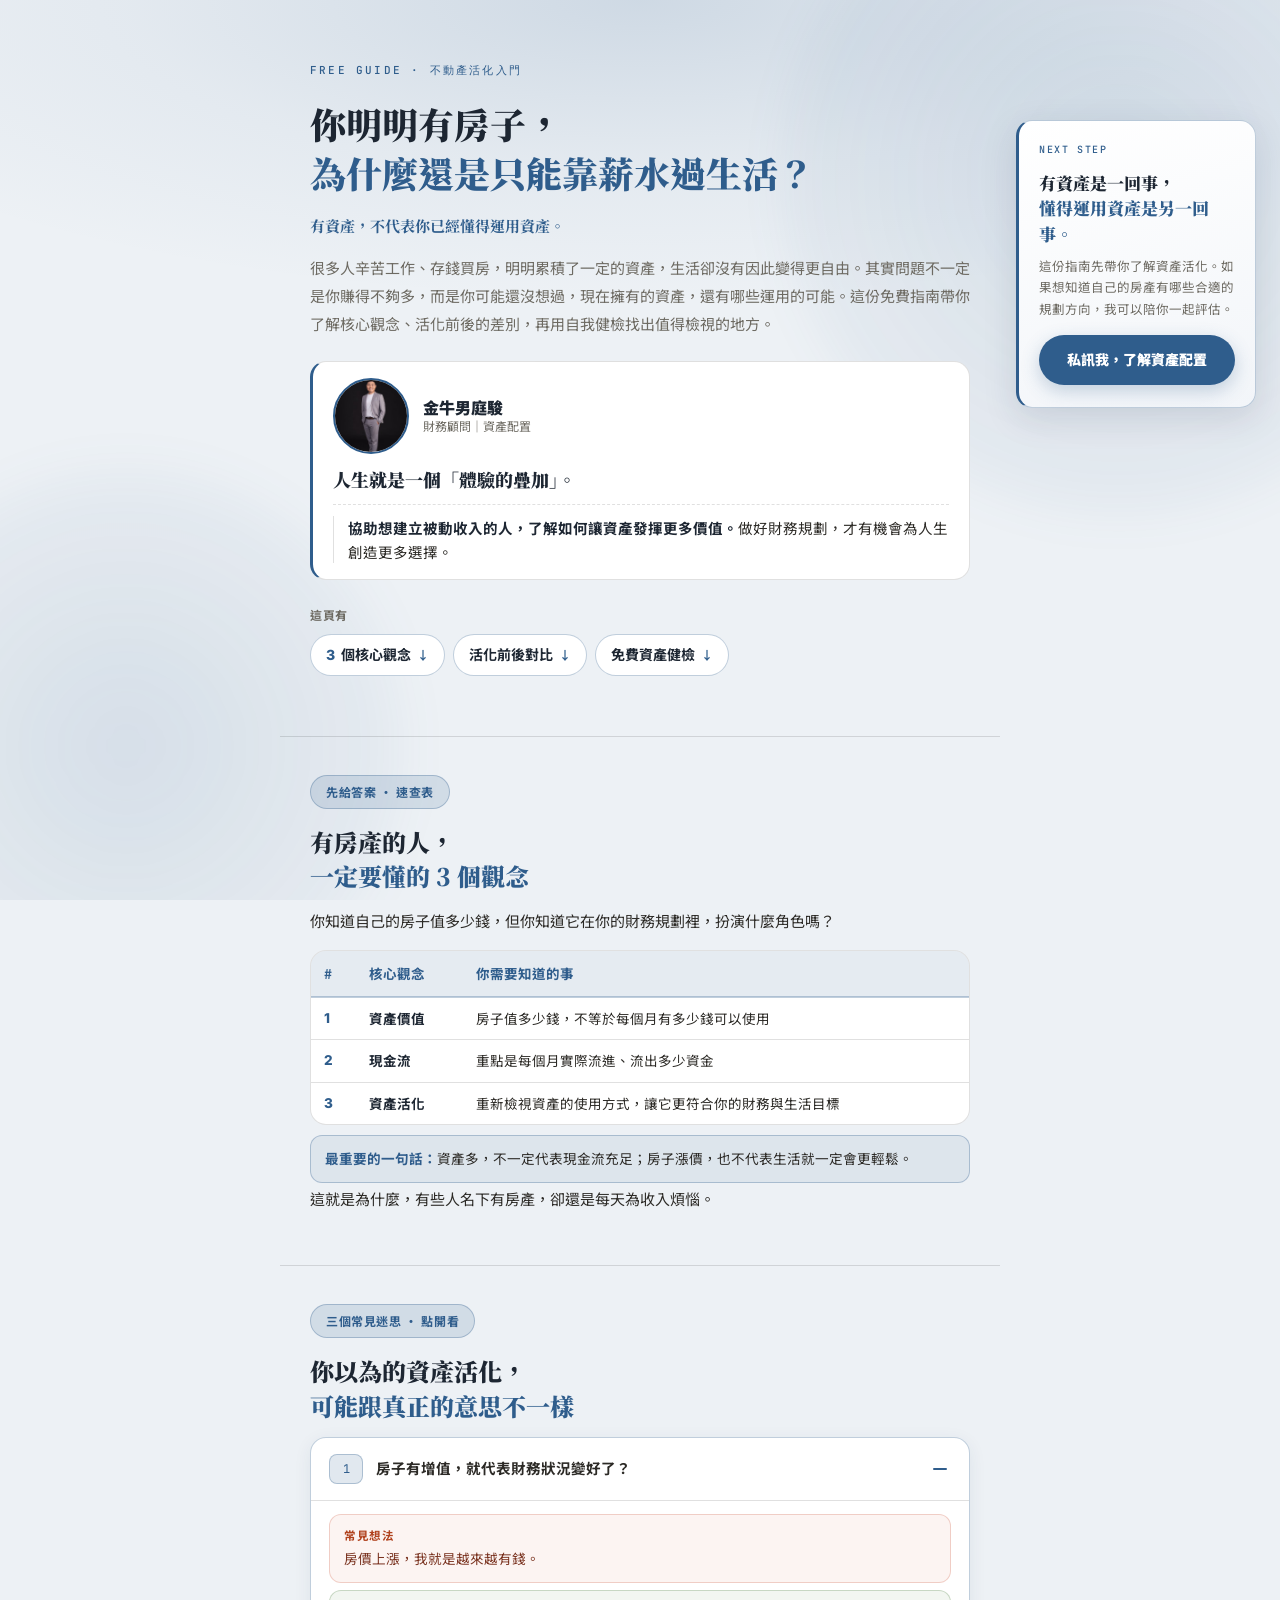
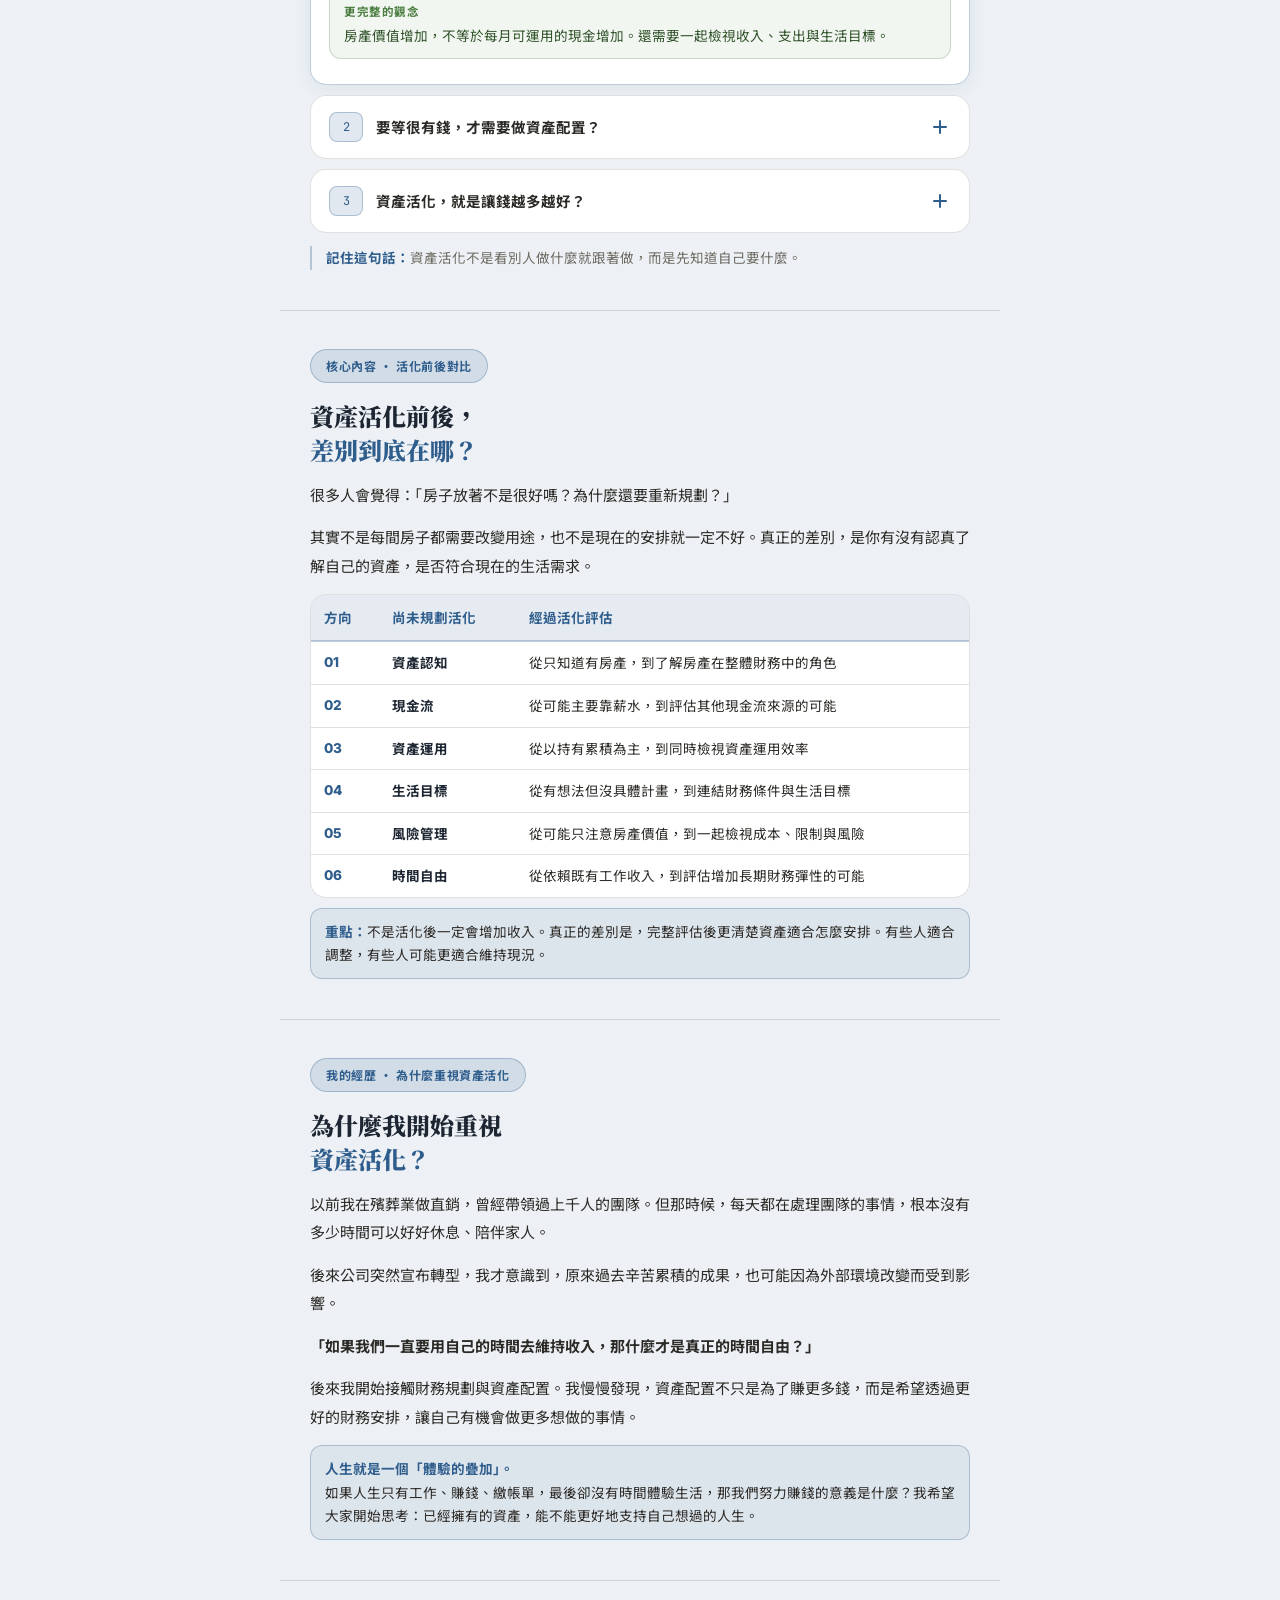
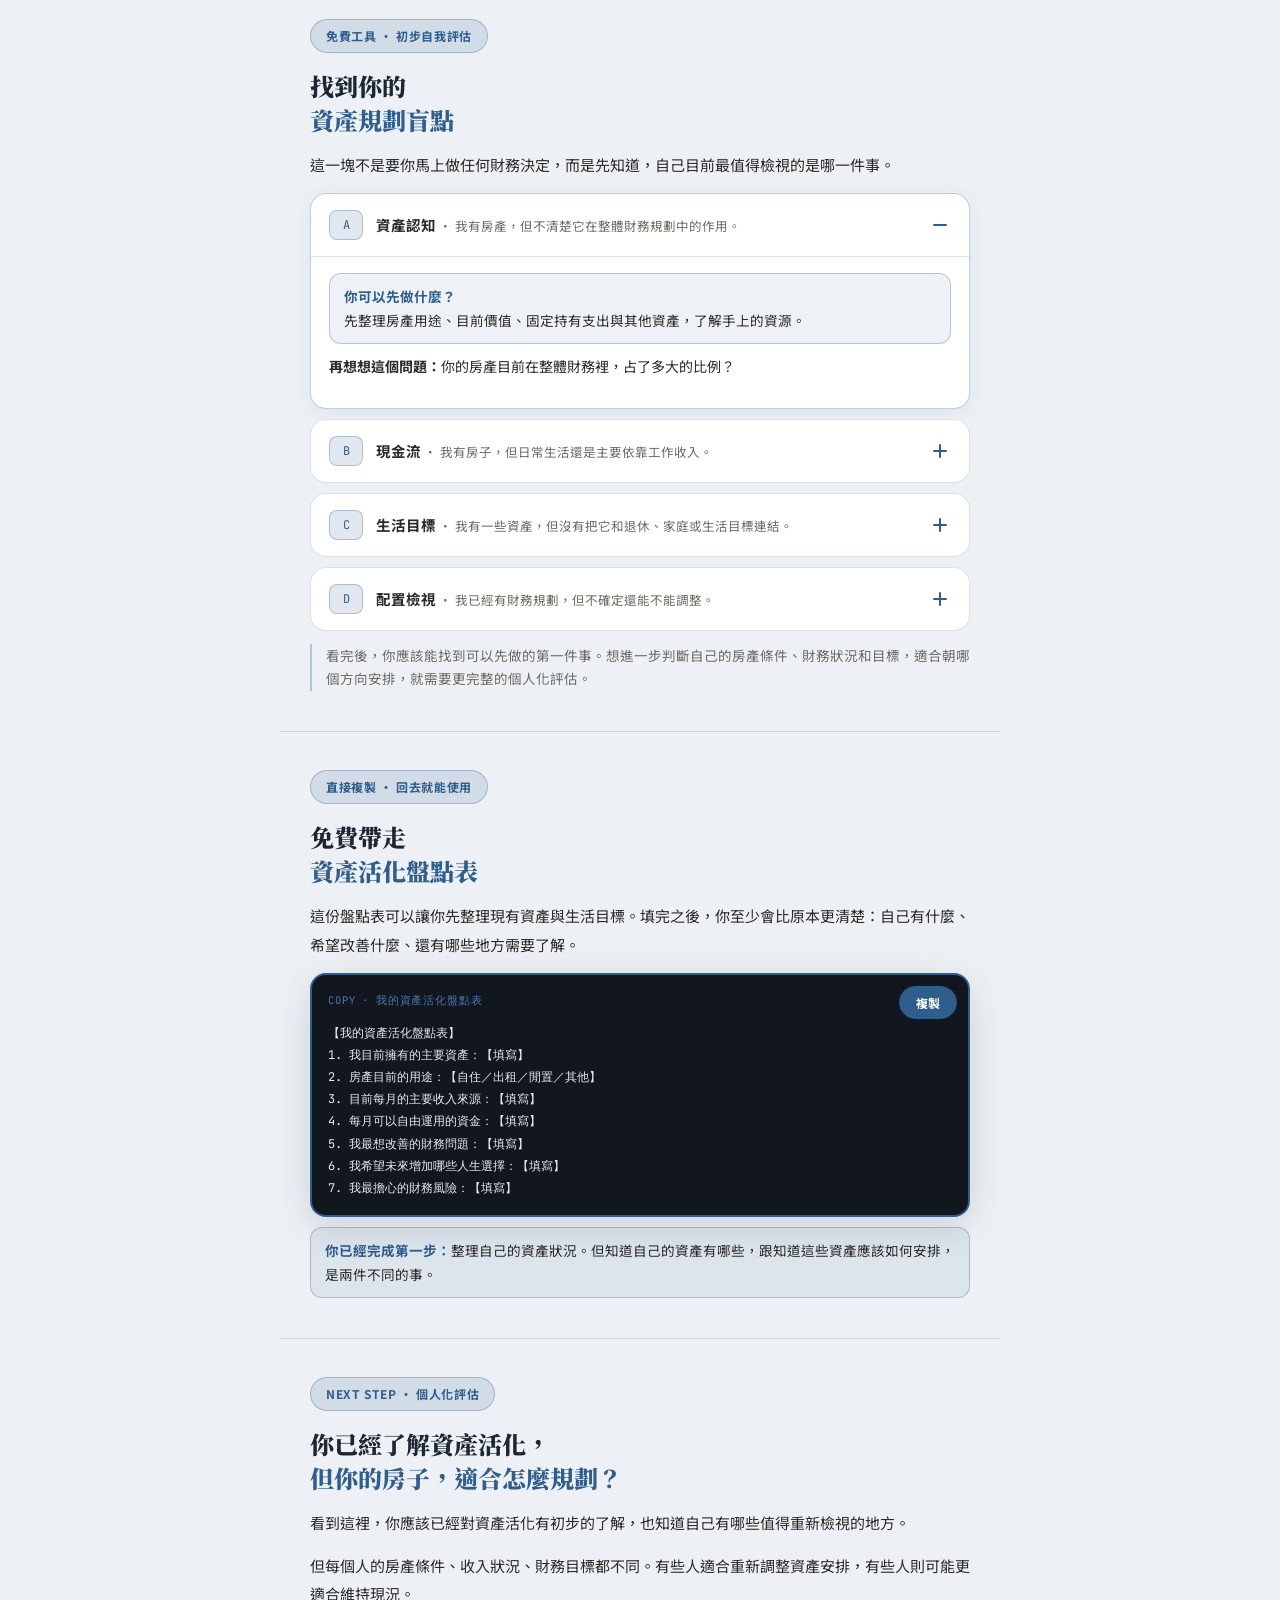
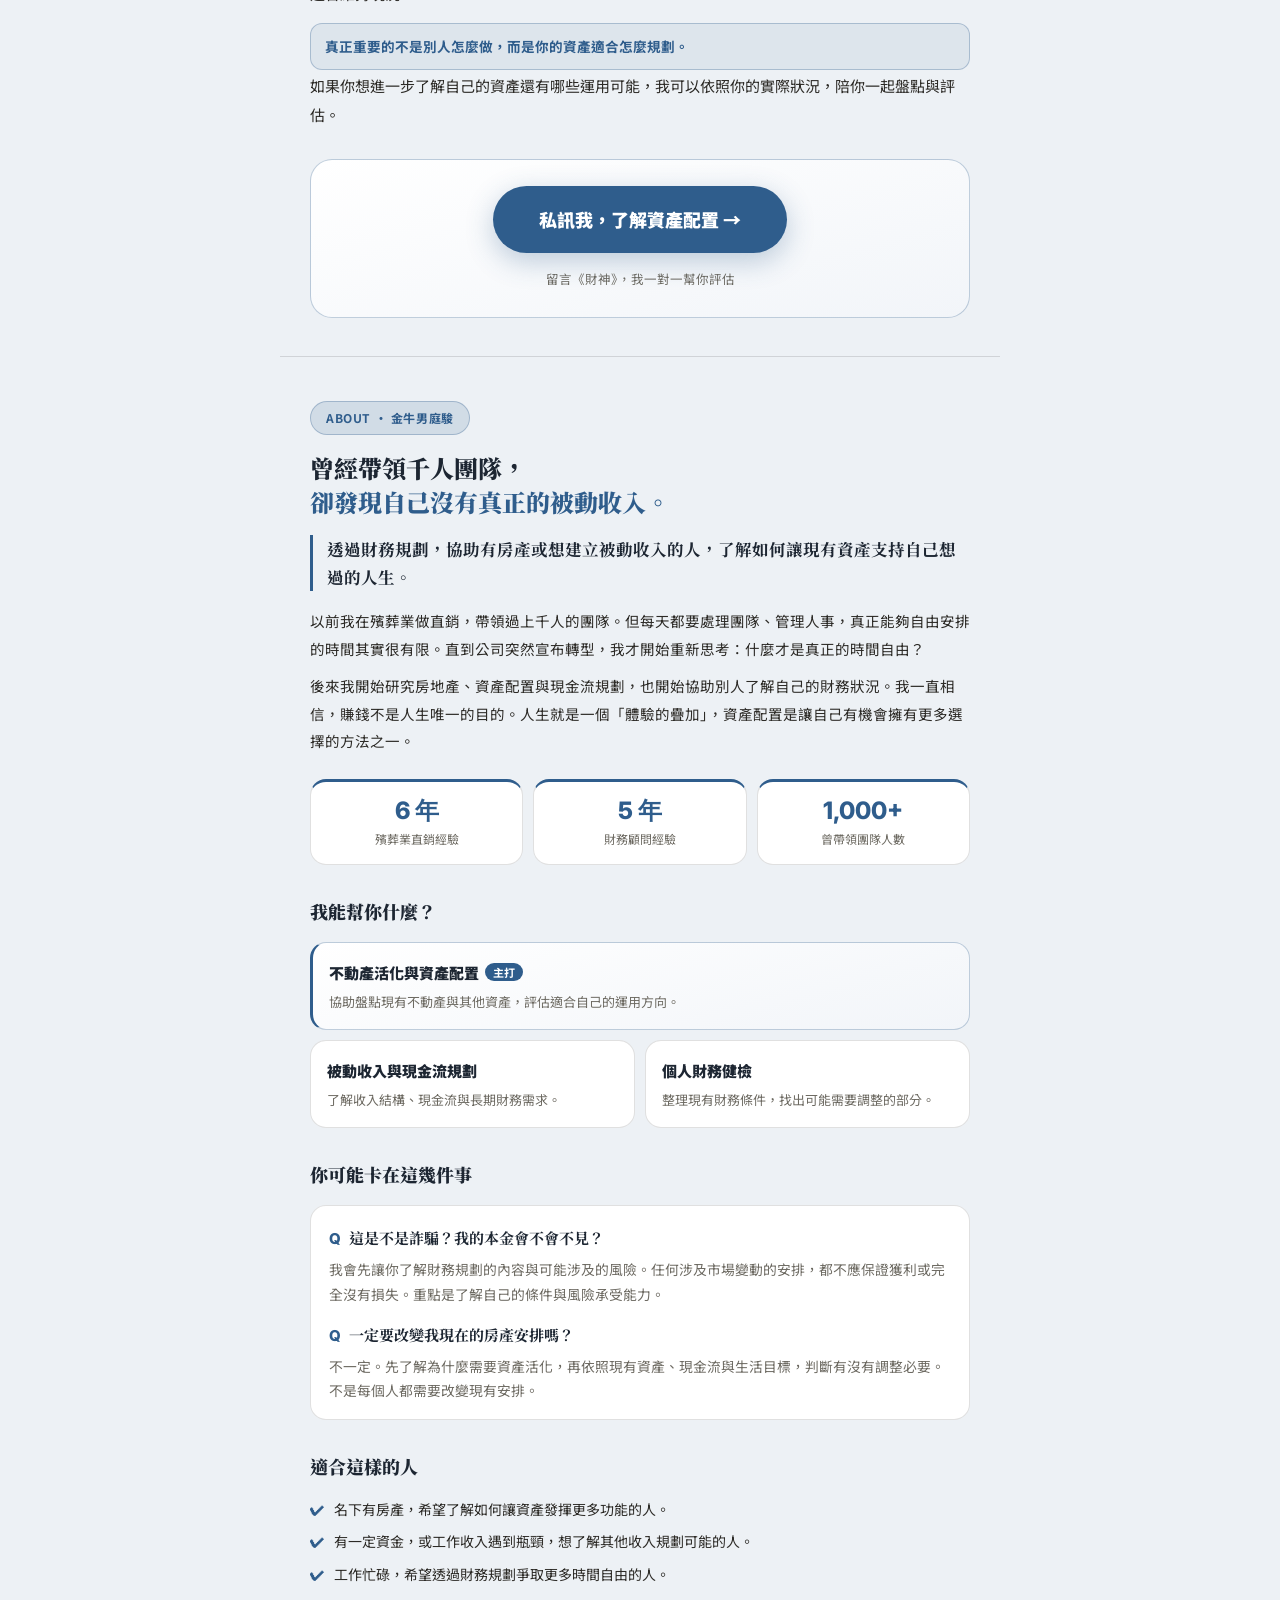
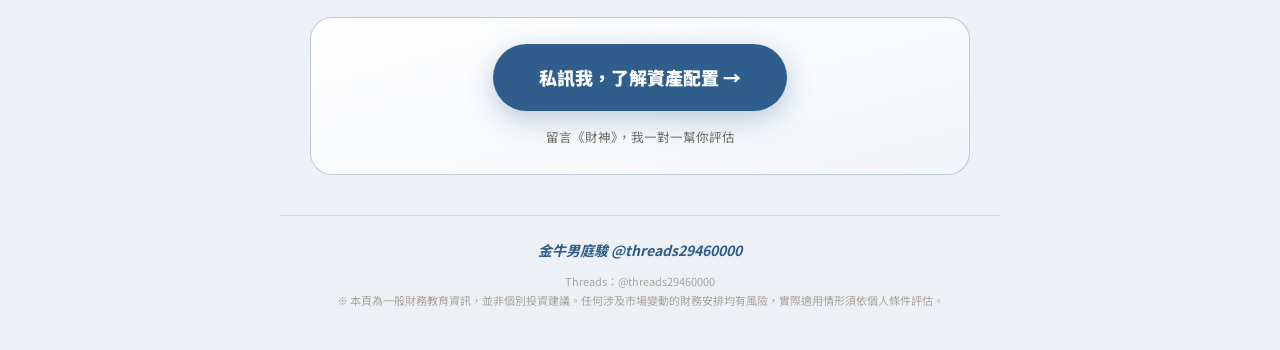
<file: real-estate-activation.html>
<!DOCTYPE html>
<html lang="zh-TW" data-theme="navy">
<head>
<meta charset="UTF-8">
<meta name="viewport" content="width=device-width, initial-scale=1.0, viewport-fit=cover">
<!-- 要換：頁面標題、分享時顯示的描述 -->
<title>不動產活化入門｜金牛男庭駿</title>
<meta name="description" content="了解資產活化核心觀念、活化前後差異，免費整理自己的資產盤點表。">
<link href="https://fonts.googleapis.com/css2?family=Noto+Serif+TC:wght@600;700;900&family=Noto+Sans+TC:wght@300;400;500;700;900&family=Inter:wght@400;600;700;800&family=JetBrains+Mono:wght@400;500&display=swap" rel="stylesheet">
<style>
/* ── 版型：沿用 2026-08-06-chatgpt-setup／2026-10-01-7-habits 的米色＋金橘 ── */
:root{
  --gold:#D4902A; --gold-bright:#E8A94A; --gold-dim:rgba(var(--a-rgb),0.30);
  --bg:#F4F1EA; --bg2:#FBF8F2; --card:#FFFFFF; --card2:#FAF6EE;
  --code:#12161f; --code-tx:#e6eaf2;
  --text:#2c2a26; --dim:#6d6a62; --faint:#a8a39a; --ink:#2a2620;
  --line:rgba(0,0,0,0.12);
  --ok:#4a7c3f; --ok-bg:rgba(74,124,63,0.07); --ok-line:rgba(74,124,63,0.25);
  --no:#b1431f; --no-bg:rgba(200,70,40,0.06); --no-line:rgba(200,70,40,0.22);
  --dark:linear-gradient(160deg,#15110b 0%,#241a0e 100%);
  --r-md:16px; --r-lg:22px; --pill:50px;
  --bounce:400ms cubic-bezier(0.34,1.56,0.64,1);
  --a-rgb:212,144,42; --sh-rgb:120,90,30; --bg-rgb:244,241,234; --on-accent:#1a1406;
  --serif:"Noto Serif TC",serif; --sans:"Noto Sans TC","Inter",sans-serif; --mono:"JetBrains Mono",monospace;
}
/* ── 配色：改 <html data-theme="…"> 就會換。gold 米金／green 墨綠／navy 海軍藍／rose 乾燥玫瑰 ── */
html[data-theme="green"]{--gold:#3F7D5C;--gold-bright:#5B9A77;--a-rgb:63,125,92;--bg:#EEF2EC;--bg2:#F7F9F5;--card2:#F3F6F1;--bg-rgb:238,242,236;--sh-rgb:40,70,50;--ink:#1f2a24;--on-accent:#ffffff;}
html[data-theme="navy"]{--gold:#2F5D8C;--gold-bright:#4A7AAA;--a-rgb:47,93,140;--bg:#EDF1F5;--bg2:#F7F9FB;--card2:#F2F5F9;--bg-rgb:237,241,245;--sh-rgb:30,50,80;--ink:#1d2632;--on-accent:#ffffff;}
html[data-theme="rose"]{--gold:#B5656B;--gold-bright:#C98389;--a-rgb:181,101,107;--bg:#F6EFEE;--bg2:#FBF7F6;--card2:#F8F1F0;--bg-rgb:246,239,238;--sh-rgb:110,60,60;--ink:#2e2324;--on-accent:#ffffff;}
*{margin:0;padding:0;box-sizing:border-box;}
html{scroll-behavior:smooth;}
body{font-family:var(--sans);color:var(--text);line-height:1.85;overflow-x:hidden;background:var(--bg);
  background-image:radial-gradient(118% 54% at 50% 0%, rgba(var(--a-rgb),0.16) 0%, rgba(var(--a-rgb),0.05) 34%, rgba(var(--bg-rgb),0) 62%);
  background-attachment:fixed;}
.glow{position:fixed;inset:0;z-index:0;pointer-events:none;overflow:hidden;}
.g1{position:absolute;width:min(60vw,680px);height:min(60vw,680px);border-radius:50%;background:radial-gradient(circle, rgba(var(--a-rgb),0.13), rgba(var(--a-rgb),0));top:-18%;right:-14%;filter:blur(20px);}
.g2{position:absolute;width:min(50vw,560px);height:min(50vw,560px);border-radius:50%;background:radial-gradient(circle, rgba(var(--a-rgb),0.12), rgba(var(--a-rgb),0));bottom:-14%;left:-12%;filter:blur(22px);}
.wrap{max-width:720px;margin:0 auto;position:relative;}
.js .fade{opacity:0;transform:translateY(28px);transition:opacity .6s ease,transform .6s ease;}
.fade.vis{opacity:1;transform:translateY(0);}
a{color:var(--gold);text-decoration:none;}
.g{color:var(--gold);}

/* ═════ ① 懸浮按鈕：電腦版掛右側、手機版浮在底部；滑到研究所介紹時自動收起 ═════ */
.float-cta{position:fixed;z-index:40;transition:opacity .3s ease,transform .3s ease;}
.float-cta.hide{opacity:0;pointer-events:none;}
.fc-card{display:none;}
.fc-pill{display:flex;align-items:center;justify-content:center;gap:8px;background:var(--gold);color:var(--on-accent);font-weight:900;font-size:15px;padding:14px 26px;border-radius:var(--pill);box-shadow:0 10px 28px rgba(var(--sh-rgb),0.32);white-space:nowrap;}
.fc-pill .ar{transition:transform .2s;}
.fc-pill:hover .ar{transform:translateX(3px);}
/* 手機／平板：底部置中 */
@media(max-width:1119px){
  .float-cta{left:50%;bottom:calc(16px + env(safe-area-inset-bottom));transform:translateX(-50%);}
  .float-cta.hide{transform:translate(-50%,20px);}
  body{padding-bottom:84px;}
}
/* 電腦：右側卡片 */
@media(min-width:1120px){
  .float-cta{top:120px;right:max(24px,calc((100vw - 720px)/2 - 272px));width:240px;}
  .float-cta.hide{transform:translateX(16px);}
  .fc-pill{display:none;}
  .fc-card{display:block;background:linear-gradient(165deg,var(--card) 0%,var(--card2) 100%);border:1px solid var(--gold-dim);border-left:3px solid var(--gold);border-radius:var(--r-md);padding:20px 20px 22px;box-shadow:0 10px 34px rgba(var(--sh-rgb),0.13);}
  .fc-card .k{font-family:var(--mono);font-size:10px;letter-spacing:0.16em;color:var(--gold);margin-bottom:10px;font-weight:500;}
  .fc-card h4{font-family:var(--serif);font-weight:900;font-size:17px;line-height:1.5;color:var(--ink);margin-bottom:9px;}
  .fc-card p{font-size:12.5px;color:var(--dim);line-height:1.7;margin-bottom:16px;}
  .fc-card a{display:block;text-align:center;background:var(--gold);color:var(--on-accent);font-weight:900;font-size:14px;padding:12px 14px;border-radius:var(--pill);box-shadow:0 6px 18px rgba(var(--a-rgb),0.26);transition:transform var(--bounce);}
  .fc-card a:hover{transform:translateY(-2px);}
}

/* ═════ 開頭：只交代「這頁是什麼」，自介移到最下面 ═════ */
.hero{position:relative;z-index:1;padding:60px 30px 36px;}
.kicker{font-family:var(--mono);font-size:11px;letter-spacing:0.2em;color:var(--gold);margin-bottom:20px;font-weight:500;}
.hero h1{font-family:var(--serif);font-weight:900;font-size:36px;line-height:1.36;margin-bottom:14px;color:var(--ink);}
.hero .h-sub{font-family:var(--serif);font-weight:700;font-size:15px;color:var(--gold);margin-bottom:14px;}
.hero-sub{font-size:15px;color:var(--dim);line-height:1.85;margin-bottom:24px;}
/* 這頁有什麼：數字跟單位寫在一起，點了直接跳到那一段 */
.toc{margin-bottom:24px;}
.toc .tt{font-size:12px;font-weight:700;color:var(--dim);letter-spacing:0.05em;margin-bottom:8px;}
.toc ul{list-style:none;display:flex;flex-wrap:wrap;gap:8px;}
.toc a{display:inline-flex;align-items:center;gap:6px;background:var(--card);border:1px solid var(--gold-dim);border-radius:var(--pill);padding:7px 15px;font-size:14px;font-weight:700;color:var(--ink);transition:border-color .2s;}
.toc a:hover{border-color:var(--gold);}
.toc a b{font-family:"Inter";font-weight:800;color:var(--gold);}
.toc a i{font-style:normal;color:var(--gold);font-size:12px;}
/* 自介卡：全站固定。上面一句是對讀者的承諾，下面是證明 */
.mid-intro{background:var(--card);border:1px solid var(--line);border-left:3px solid var(--gold);border-radius:var(--r-md);padding:16px 20px;margin-bottom:24px;}
.mid-intro .slogan{font-family:var(--serif);font-weight:900;font-size:min(18px,4vw);white-space:nowrap;line-height:1.45;color:var(--ink);margin-top:12px;}

.mid-intro .who{display:flex;align-items:center;gap:14px;}
.mid-intro .who img{width:76px;height:76px;border-radius:50%;object-fit:cover;border:2px solid var(--gold);}
.mid-intro .nm{font-weight:900;font-size:16px;line-height:1.3;color:var(--ink);}
.mid-intro .tt2{font-size:12px;color:var(--dim);line-height:1.4;}
.mid-intro .proof{display:flex;align-items:flex-end;gap:14px;border-top:1px dashed var(--line);margin-top:12px;padding-top:11px;}
.mid-intro .num{flex-shrink:0;line-height:1.2;}
.mid-intro .num .d{font-size:11px;color:var(--dim);}
.mid-intro .num .v{font-family:"Inter";font-weight:800;font-size:18px;color:var(--gold);white-space:nowrap;}
.mid-intro .txt{font-size:14.5px;line-height:1.6;color:var(--text);padding-left:14px;border-left:1px solid var(--line);}
.mid-intro .txt b{color:var(--ink);}
.m-br{display:none;}

/* ═════ ② 乾貨區 ═════ */
.sec{position:relative;z-index:1;padding:38px 30px;border-top:1px solid var(--line);}
.sec-tag{display:inline-block;background:rgba(var(--a-rgb),0.14);color:var(--gold);font-size:12px;font-weight:700;padding:5px 15px;border:1px solid var(--gold-dim);border-radius:var(--pill);margin-bottom:16px;letter-spacing:0.05em;}
.sec h2{font-family:var(--serif);font-weight:900;font-size:24px;line-height:1.42;margin-bottom:14px;color:var(--ink);}
.sec>p{font-size:15px;color:var(--text);line-height:1.9;margin-bottom:14px;}
.tipline{font-size:13.5px;color:var(--dim);line-height:1.75;border-left:2px solid var(--gold-dim);padding-left:14px;margin:13px 0 2px;}
.tipline b{color:var(--gold);}

.tblwrap{overflow-x:auto;margin:12px 0 4px;border:1px solid var(--line);border-radius:var(--r-md);background:var(--card);}
.tbl{width:100%;border-collapse:collapse;font-size:13.5px;}
.tbl th{background:rgba(var(--a-rgb),0.12);color:var(--gold);font-weight:700;text-align:left;padding:10px 13px;border-bottom:2px solid var(--gold-dim);white-space:nowrap;}
.tbl td{padding:10px 13px;border-bottom:1px solid var(--line);vertical-align:top;line-height:1.6;}
.tbl td:first-child{font-family:"Inter";font-weight:800;color:var(--gold);}
.tbl td:nth-child(2){font-weight:700;color:var(--ink);white-space:nowrap;}
.tbl tr:last-child td{border-bottom:none;}

.acc{display:flex;flex-direction:column;gap:10px;}
details.ch{background:var(--card);border:1px solid var(--line);border-radius:var(--r-md);overflow:hidden;}
details.ch[open]{border-color:var(--gold-dim);box-shadow:0 4px 18px rgba(var(--sh-rgb),0.07);}
details.ch summary{list-style:none;cursor:pointer;display:flex;align-items:center;gap:13px;padding:16px 18px;user-select:none;}
details.ch summary::-webkit-details-marker{display:none;}
.ch-n{flex-shrink:0;min-width:34px;height:30px;border-radius:8px;background:rgba(var(--a-rgb),0.14);border:1px solid var(--gold-dim);color:var(--gold);font-family:var(--mono);font-size:12px;display:flex;align-items:center;justify-content:center;}
.ch-t{flex:1;font-weight:700;font-size:14.5px;line-height:1.4;}
.ch-t .en{font-weight:400;color:var(--dim);font-size:12.5px;}
.ch-mk{flex-shrink:0;width:22px;height:22px;position:relative;}
.ch-mk::before,.ch-mk::after{content:"";position:absolute;background:var(--gold);border-radius:2px;transition:transform .25s ease,opacity .25s;}
.ch-mk::before{top:10px;left:4px;width:14px;height:2px;}
.ch-mk::after{top:4px;left:10px;width:2px;height:14px;}
details.ch[open] .ch-mk::after{transform:rotate(90deg);opacity:0;}
.ch-body{padding:6px 18px 18px;border-top:1px solid var(--line);}
.ch-body p{font-size:14px;line-height:1.82;margin:10px 0;}
.pos{background:rgba(var(--a-rgb),0.08);border:1px solid var(--gold-dim);border-radius:12px;padding:11px 14px;margin:10px 0 2px;font-size:13.6px;line-height:1.72;}
.pos b{color:var(--gold);}
.judge{border-radius:12px;padding:11px 14px;margin:7px 0;font-size:13.6px;line-height:1.72;}
.judge.no{background:var(--no-bg);border:1px solid var(--no-line);color:#7a3320;}
.judge.ok{background:var(--ok-bg);border:1px solid var(--ok-line);color:#2f5228;}
.judge .jl{font-weight:700;font-size:11.5px;letter-spacing:0.05em;display:block;margin-bottom:2px;}
.judge.no .jl{color:var(--no);}
.judge.ok .jl{color:var(--ok);}

.cp{background:var(--code);border:2px solid var(--gold);border-radius:var(--r-md);padding:16px;margin:12px 0 2px;position:relative;box-shadow:0 10px 34px rgba(var(--sh-rgb),0.16);}
.cp .pl{font-family:var(--mono);font-size:10.5px;letter-spacing:0.08em;color:var(--gold-bright);margin-bottom:11px;max-width:calc(100% - 96px);}
.cp pre{font-family:var(--mono);font-size:12px;line-height:1.85;color:var(--code-tx);white-space:pre-wrap;word-break:break-word;}
.cp .ph{color:var(--gold-bright);}
.copy-btn{position:absolute;top:11px;right:11px;background:var(--gold);border:1px solid var(--gold);color:var(--on-accent);font-family:var(--sans);font-size:12px;font-weight:700;padding:7px 16px;border-radius:50px;cursor:pointer;}

.ck{display:flex;gap:11px;align-items:flex-start;padding:9px 0;cursor:pointer;border-bottom:1px dashed var(--line);}
.ck:last-of-type{border-bottom:none;}
.ck input{appearance:none;-webkit-appearance:none;flex-shrink:0;width:19px;height:19px;margin-top:4px;border:2px solid var(--gold-dim);border-radius:5px;background:var(--bg2);cursor:pointer;position:relative;transition:all .18s;}
.ck input:checked{background:var(--gold);border-color:var(--gold);}
.ck input:checked::after{content:"";position:absolute;left:5px;top:1px;width:5px;height:10px;border:solid var(--on-accent);border-width:0 2.5px 2.5px 0;transform:rotate(45deg);}
.ck span{font-size:14.5px;line-height:1.7;}
.ck input:checked + span{color:var(--faint);text-decoration:line-through;}
.cklist{background:var(--card);border:1px solid var(--line);border-left:3px solid var(--gold);border-radius:var(--r-md);padding:8px 18px;}

/* ═════ ③ 研究所介紹：跟上面同一套米色＋白卡，不另外換成深色 ═════ */
.inst{position:relative;z-index:1;padding:44px 30px 40px;border-top:1px solid var(--line);}
.inst .kk{display:inline-block;background:rgba(var(--a-rgb),0.14);color:var(--gold);font-size:12px;font-weight:700;padding:5px 15px;border:1px solid var(--gold-dim);border-radius:var(--pill);margin-bottom:16px;letter-spacing:0.05em;}
.inst h2{font-family:var(--serif);font-weight:900;font-size:24px;line-height:1.42;margin-bottom:16px;color:var(--ink);}
.inst h2 .g{color:var(--gold);}
.inst .lead{font-family:var(--serif);font-weight:700;font-size:16.5px;line-height:1.7;color:var(--ink);margin-bottom:16px;padding-left:14px;border-left:3px solid var(--gold);}
.founder{margin-bottom:24px;}
.founder p{font-size:14.5px;line-height:1.9;color:var(--text);margin-bottom:10px;}
.founder p b{color:var(--gold);}
.big{display:grid;grid-template-columns:repeat(3,1fr);gap:10px;margin:0 0 30px;}
.big .b{background:var(--card);border:1px solid var(--line);border-top:3px solid var(--gold);border-radius:var(--r-md);padding:16px 10px;text-align:center;}
.big .bn{font-family:"Inter";font-weight:800;font-size:24px;color:var(--gold);line-height:1.1;}
.big .bl{font-size:12px;color:var(--dim);margin-top:6px;line-height:1.5;}
.inst h3{font-family:var(--serif);font-weight:900;font-size:18px;margin:6px 0 14px;color:var(--ink);}
.tools{display:grid;grid-template-columns:1fr 1fr;gap:10px;margin-bottom:30px;}
.tool{background:var(--card);border:1px solid var(--line);border-radius:var(--r-md);padding:16px;}
.tool.main{grid-column:1 / -1;border-color:var(--gold-dim);border-left:3px solid var(--gold);background:linear-gradient(165deg,var(--card) 0%,var(--card2) 100%);}
.tool .tn{font-weight:900;font-size:15px;color:var(--ink);margin-bottom:4px;}
.tool .tn em{font-style:normal;font-size:11px;font-weight:700;color:var(--on-accent);background:var(--gold);border-radius:50px;padding:1px 8px;margin-left:6px;vertical-align:2px;}
.tool .tn em.soon{background:rgba(0,0,0,0.08);color:var(--dim);}
.tool .td{font-size:13px;color:var(--dim);line-height:1.7;}
.qa{background:var(--card);border:1px solid var(--line);border-radius:var(--r-md);padding:4px 18px 16px;margin-bottom:30px;}
.qa .q{font-family:var(--serif);font-weight:700;font-size:15px;color:var(--ink);margin:14px 0 4px;}
.qa .q::before{content:"Q";color:var(--gold);font-family:"Inter";font-weight:800;margin-right:8px;}
.qa .a{font-size:13.8px;color:var(--dim);line-height:1.8;}
.fit .f{display:flex;gap:10px;font-size:14px;line-height:1.7;margin-bottom:9px;color:var(--text);}
.fit .f::before{content:"\2714";color:var(--gold);font-weight:700;flex-shrink:0;}
.btn-wrap{text-align:center;margin-top:30px;background:linear-gradient(165deg,var(--card) 0%,var(--card2) 100%);border:1px solid var(--gold-dim);border-radius:var(--r-lg);padding:26px 18px;}
.skbtn{display:inline-flex;align-items:center;gap:8px;background:var(--gold);color:var(--on-accent);border-radius:var(--pill);padding:17px 46px;font-weight:900;font-size:18px;box-shadow:0 8px 28px rgba(var(--a-rgb),0.30);transition:transform var(--bounce);position:relative;overflow:hidden;}
.skbtn:hover{transform:translateY(-3px);}
.skbtn::after{content:'';position:absolute;top:0;left:-100%;width:50%;height:100%;background:linear-gradient(90deg,transparent,rgba(255,255,255,0.45),transparent);transform:skewX(-25deg);animation:shine 3.4s ease-in-out infinite;}
@keyframes shine{0%{left:-100%;}22%{left:160%;}100%{left:160%;}}
.btn-note{margin-top:14px;font-size:12.5px;color:var(--dim);}

.footer{position:relative;z-index:1;border-top:1px solid var(--line);padding:22px 30px 40px;text-align:center;}
.footer .fa{font-style:italic;font-size:14px;color:var(--gold);font-weight:700;}
.footer .fc{font-size:11px;color:var(--faint);margin-top:8px;line-height:1.7;}

/* ── 手機版 ── */
@media(max-width:600px){
  .hero{padding:40px 20px 28px;}
  .hero h1{font-size:28px;}
  .sec{padding:32px 20px;}
  .sec h2{font-size:21px;}
  .mid-intro .proof{flex-direction:column;align-items:flex-start;gap:6px;}
  .mid-intro .num{display:flex;align-items:baseline;gap:8px;}
  .mid-intro .num .d{font-size:13px;}
  .mid-intro .txt{padding-left:0;border-left:none;}
  .m-br{display:inline;}
  .tbl{font-size:13px;}
  .tbl th,.tbl td{padding:10px 10px;}
  details.ch summary{padding:15px 16px;align-items:flex-start;}
  .ch-t .en{display:block;margin-top:3px;}
  .ch-mk{margin-top:4px;}
  .inst{padding:34px 20px 32px;}
  .inst h2{font-size:21px;}
  .founder p{font-size:min(14.5px,calc((100vw - 40px) / 26.5));}
  .big .bn{font-size:20px;}
  .tools{grid-template-columns:1fr;}
  .skbtn{font-size:16px;padding:15px 26px;white-space:nowrap;}
  .footer{padding:20px 20px 36px;}
}
</style>
</head>
<body>
<script>document.documentElement.className+=' js';</script>
<div class="glow"><div class="g1"></div><div class="g2"></div></div>

<!-- ═════ ① 懸浮按鈕：電腦版右側卡片、手機版底部按鈕。滑到最下面「關於我」時自動收起 ═════ -->
<div class="float-cta" id="float-cta">
  <a class="fc-pill" href="https://lin.ee/S8QUSv8" target="_blank" rel="noopener">私訊我，了解資產配置 <span class="ar">→</span></a>
  <div class="fc-card">
    <div class="k">NEXT STEP</div>
    <h4>有資產是一回事，<br><span class="g">懂得運用資產是另一回事。</span></h4>
    <p>這份指南先帶你了解資產活化。如果想知道自己的房產有哪些合適的規劃方向，我可以陪你一起評估。</p>
    <a href="https://lin.ee/S8QUSv8" target="_blank" rel="noopener">私訊我，了解資產配置</a>
  </div>
</div>

<div class="wrap">

  <!-- ═════ 開頭：這頁是什麼 ═════ -->
  <header class="hero">
    <!-- 要換：kicker／標題／副標／說明／這頁有什麼 -->
    <div class="kicker">FREE GUIDE · 不動產活化入門</div>
    <h1>你明明有房子，<br><span class="g">為什麼還是只能靠薪水過生活？</span></h1>
    <div class="h-sub">有資產，不代表你已經懂得運用資產。</div>
    <p class="hero-sub">很多人辛苦工作、存錢買房，明明累積了一定的資產，生活卻沒有因此變得更自由。其實問題不一定是你賺得不夠多，而是你可能還沒想過，現在擁有的資產，還有哪些運用的可能。這份免費指南帶你了解核心觀念、活化前後的差別，再用自我健檢找出值得檢視的地方。</p>
    <!-- 自介卡：放在說明之後、「這頁有」之前 -->
    <div class="mid-intro">
      <div class="who">
        <img src="[data-uri]" alt="金牛男庭駿">
        <div><div class="nm">金牛男庭駿</div><div class="tt2">財務顧問｜資產配置</div></div>
      </div>
      <div class="slogan">人生就是一個「體驗的疊加」。</div>
      <div class="proof"><div class="txt"><b>協助想建立被動收入的人，了解如何讓資產發揮更多價值。</b><br class="m-br">做好財務規劃，才有機會為人生創造更多選擇。</div>
      </div>
    </div>

    <nav class="toc">
      <div class="tt">這頁有</div>
      <ul>
        <li><a href="#s-concepts"><b>3</b> 個核心觀念<i>↓</i></a></li>
        <li><a href="#s-comparison">活化前後對比<i>↓</i></a></li>
        <li><a href="#s-check">免費資產健檢<i>↓</i></a></li>
      </ul>
    </nav>
  </header>

  <!-- ② 乾貨區：依已確認的 V3 文案 -->
<section class="sec fade" id="s-concepts"><span class="sec-tag">先給答案 · 速查表</span><h2>有房產的人，<br><span class="g">一定要懂的 3 個觀念</span></h2><p>你知道自己的房子值多少錢，但你知道它在你的財務規劃裡，扮演什麼角色嗎？</p><div class="tblwrap"><table class="tbl"><thead><tr><th>#</th><th>核心觀念</th><th>你需要知道的事</th></tr></thead><tbody><tr><td>1</td><td>資產價值</td><td>房子值多少錢，不等於每個月有多少錢可以使用</td></tr><tr><td>2</td><td>現金流</td><td>重點是每個月實際流進、流出多少資金</td></tr><tr><td>3</td><td>資產活化</td><td>重新檢視資產的使用方式，讓它更符合你的財務與生活目標</td></tr></tbody></table></div><div class="pos"><b>最重要的一句話：</b>資產多，不一定代表現金流充足；房子漲價，也不代表生活就一定會更輕鬆。</div><p>這就是為什麼，有些人名下有房產，卻還是每天為收入煩惱。</p></section>

<section class="sec fade"><span class="sec-tag">三個常見迷思 · 點開看</span><h2>你以為的資產活化，<br><span class="g">可能跟真正的意思不一樣</span></h2><div class="acc"><details class="ch" open><summary><span class="ch-n">1</span><span class="ch-t">房子有增值，就代表財務狀況變好了？</span><span class="ch-mk"></span></summary><div class="ch-body"><div class="judge no"><span class="jl">常見想法</span>房價上漲，我就是越來越有錢。</div><div class="judge ok"><span class="jl">更完整的觀念</span>房產價值增加，不等於每月可運用的現金增加。還需要一起檢視收入、支出與生活目標。</div></div></details><details class="ch"><summary><span class="ch-n">2</span><span class="ch-t">要等很有錢，才需要做資產配置？</span><span class="ch-mk"></span></summary><div class="ch-body"><div class="judge no"><span class="jl">常見想法</span>等我賺更多錢，再來做規劃。</div><div class="judge ok"><span class="jl">更完整的觀念</span>不管資產多寡，都可以先了解自己的資源、現金流，以及未來想達成的目標。</div></div></details><details class="ch"><summary><span class="ch-n">3</span><span class="ch-t">資產活化，就是讓錢越多越好？</span><span class="ch-mk"></span></summary><div class="ch-body"><div class="judge no"><span class="jl">常見想法</span>只要能增加收入，就是好的資產配置。</div><div class="judge ok"><span class="jl">更完整的觀念</span>除了收入，還要考慮成本、風險、生活需求與資產運用效率。適合別人的方式，不一定適合你。</div></div></details></div><div class="tipline"><b>記住這句話：</b>資產活化不是看別人做什麼就跟著做，而是先知道自己要什麼。</div></section>

<section class="sec fade" id="s-comparison"><span class="sec-tag">核心內容 · 活化前後對比</span><h2>資產活化前後，<br><span class="g">差別到底在哪？</span></h2><p>很多人會覺得：「房子放著不是很好嗎？為什麼還要重新規劃？」</p><p>其實不是每間房子都需要改變用途，也不是現在的安排就一定不好。真正的差別，是你有沒有認真了解自己的資產，是否符合現在的生活需求。</p><div class="tblwrap"><table class="tbl"><thead><tr><th>方向</th><th>尚未規劃活化</th><th>經過活化評估</th></tr></thead><tbody><tr><td>01</td><td>資產認知</td><td>從只知道有房產，到了解房產在整體財務中的角色</td></tr><tr><td>02</td><td>現金流</td><td>從可能主要靠薪水，到評估其他現金流來源的可能</td></tr><tr><td>03</td><td>資產運用</td><td>從以持有累積為主，到同時檢視資產運用效率</td></tr><tr><td>04</td><td>生活目標</td><td>從有想法但沒具體計畫，到連結財務條件與生活目標</td></tr><tr><td>05</td><td>風險管理</td><td>從可能只注意房產價值，到一起檢視成本、限制與風險</td></tr><tr><td>06</td><td>時間自由</td><td>從依賴既有工作收入，到評估增加長期財務彈性的可能</td></tr></tbody></table></div><div class="pos"><b>重點：</b>不是活化後一定會增加收入。真正的差別是，完整評估後更清楚資產適合怎麼安排。有些人適合調整，有些人可能更適合維持現況。</div></section>

<section class="sec fade"><span class="sec-tag">我的經歷 · 為什麼重視資產活化</span><h2>為什麼我開始重視<br><span class="g">資產活化？</span></h2><p>以前我在殯葬業做直銷，曾經帶領過上千人的團隊。但那時候，每天都在處理團隊的事情，根本沒有多少時間可以好好休息、陪伴家人。</p><p>後來公司突然宣布轉型，我才意識到，原來過去辛苦累積的成果，也可能因為外部環境改變而受到影響。</p><p><b>「如果我們一直要用自己的時間去維持收入，那什麼才是真正的時間自由？」</b></p><p>後來我開始接觸財務規劃與資產配置。我慢慢發現，資產配置不只是為了賺更多錢，而是希望透過更好的財務安排，讓自己有機會做更多想做的事情。</p><div class="pos"><b>人生就是一個「體驗的疊加」。</b><br>如果人生只有工作、賺錢、繳帳單，最後卻沒有時間體驗生活，那我們努力賺錢的意義是什麼？我希望大家開始思考：已經擁有的資產，能不能更好地支持自己想過的人生。</div></section>

<section class="sec fade" id="s-check"><span class="sec-tag">免費工具 · 初步自我評估</span><h2>找到你的<br><span class="g">資產規劃盲點</span></h2><p>這一塊不是要你馬上做任何財務決定，而是先知道，自己目前最值得檢視的是哪一件事。</p><div class="acc"><details class="ch" open><summary><span class="ch-n">A</span><span class="ch-t">資產認知<span class="en"> · 我有房產，但不清楚它在整體財務規劃中的作用。</span></span><span class="ch-mk"></span></summary><div class="ch-body"><div class="pos"><b>你可以先做什麼？</b><br>先整理房產用途、目前價值、固定持有支出與其他資產，了解手上的資源。</div><p><b>再想想這個問題：</b>你的房產目前在整體財務裡，占了多大的比例？</p></div></details><details class="ch"><summary><span class="ch-n">B</span><span class="ch-t">現金流<span class="en"> · 我有房子，但日常生活還是主要依靠工作收入。</span></span><span class="ch-mk"></span></summary><div class="ch-body"><div class="pos"><b>你可以先做什麼？</b><br>先列出每月各項收入、必要支出與實際可運用資金，找出目前主要依靠的收入來源。</div><p><b>再想想這個問題：</b>如果工作收入降低，你目前的現金流能支撐多久？</p></div></details><details class="ch"><summary><span class="ch-n">C</span><span class="ch-t">生活目標<span class="en"> · 我有一些資產，但沒有把它和退休、家庭或生活目標連結。</span></span><span class="ch-mk"></span></summary><div class="ch-body"><div class="pos"><b>你可以先做什麼？</b><br>先寫下希望改善的生活狀況、預計何時達成，以及需要多少可運用資金。</div><p><b>再想想這個問題：</b>你目前的資產安排，正在支持哪一個具體生活目標？</p></div></details><details class="ch"><summary><span class="ch-n">D</span><span class="ch-t">配置檢視<span class="en"> · 我已經有財務規劃，但不確定還能不能調整。</span></span><span class="ch-mk"></span></summary><div class="ch-body"><div class="pos"><b>你可以先做什麼？</b><br>先檢視資產比例、流動性、成本與風險，再判斷是否需要改變現有安排。</div><p><b>再想想這個問題：</b>如果市場環境或家庭需求改變，你目前的規劃還適用嗎？</p></div></details></div><div class="tipline">看完後，你應該能找到可以先做的第一件事。想進一步判斷自己的房產條件、財務狀況和目標，適合朝哪個方向安排，就需要更完整的個人化評估。</div></section>

<section class="sec fade"><span class="sec-tag">直接複製 · 回去就能使用</span><h2>免費帶走<br><span class="g">資產活化盤點表</span></h2><p>這份盤點表可以讓你先整理現有資產與生活目標。填完之後，你至少會比原本更清楚：自己有什麼、希望改善什麼、還有哪些地方需要了解。</p><div class="cp"><div class="pl">COPY · 我的資產活化盤點表</div><button class="copy-btn" type="button">複製</button><pre id="asset-worksheet">【我的資產活化盤點表】
1. 我目前擁有的主要資產：【填寫】
2. 房產目前的用途：【自住／出租／閒置／其他】
3. 目前每月的主要收入來源：【填寫】
4. 每月可以自由運用的資金：【填寫】
5. 我最想改善的財務問題：【填寫】
6. 我希望未來增加哪些人生選擇：【填寫】
7. 我最擔心的財務風險：【填寫】</pre></div><div class="pos"><b>你已經完成第一步：</b>整理自己的資產狀況。但知道自己的資產有哪些，跟知道這些資產應該如何安排，是兩件不同的事。</div></section>

<section class="sec fade"><span class="sec-tag">NEXT STEP · 個人化評估</span><h2>你已經了解資產活化，<br><span class="g">但你的房子，適合怎麼規劃？</span></h2><p>看到這裡，你應該已經對資產活化有初步的了解，也知道自己有哪些值得重新檢視的地方。</p><p>但每個人的房產條件、收入狀況、財務目標都不同。有些人適合重新調整資產安排，有些人則可能更適合維持現況。</p><div class="pos"><b>真正重要的不是別人怎麼做，而是你的資產適合怎麼規劃。</b></div><p>如果你想進一步了解自己的資產還有哪些運用可能，我可以依照你的實際狀況，陪你一起盤點與評估。</p><div class="btn-wrap"><a class="skbtn" href="https://lin.ee/S8QUSv8" target="_blank" rel="noopener">私訊我，了解資產配置 →</a><div class="btn-note">留言《財神》，我一對一幫你評估</div></div></section>

  <!-- ═════ ③ 關於我：每一頁都一樣，不跟著乾貨改 ═════ -->
  <section class="inst" id="institute">
    <div class="kk">ABOUT · 金牛男庭駿</div>
    <h2>曾經帶領千人團隊，<br><span class="g">卻發現自己沒有真正的被動收入。</span></h2>

    <p class="lead">透過財務規劃，協助有房產或想建立被動收入的人，了解如何讓現有資產支持自己想過的人生。</p>
    <div class="founder">
      <p>以前我在殯葬業做直銷，帶領過上千人的團隊。但每天都要處理團隊、管理人事，真正能夠自由安排的時間其實很有限。直到公司突然宣布轉型，我才開始重新思考：什麼才是真正的時間自由？</p>
      <p>後來我開始研究房地產、資產配置與現金流規劃，也開始協助別人了解自己的財務狀況。我一直相信，賺錢不是人生唯一的目的。人生就是一個「體驗的疊加」，資產配置是讓自己有機會擁有更多選擇的方法之一。</p>
    </div>

    <!-- 三個數字：沒有真的數字就整段刪掉，不要編 -->
    <div class="big">
      <div class="b"><div class="bn">6 年</div><div class="bl">殯葬業直銷經驗</div></div>
      <div class="b"><div class="bn">5 年</div><div class="bl">財務顧問經驗</div></div>
      <div class="b"><div class="bn">1,000+</div><div class="bl">曾帶領團隊人數</div></div>
    </div>

    <h3>我能幫你什麼？</h3>
    <div class="tools">
      <div class="tool main"><div class="tn">不動產活化與資產配置<em>主打</em></div><div class="td">協助盤點現有不動產與其他資產，評估適合自己的運用方向。</div></div>
      <div class="tool"><div class="tn">被動收入與現金流規劃</div><div class="td">了解收入結構、現金流與長期財務需求。</div></div>
      <div class="tool"><div class="tn">個人財務健檢</div><div class="td">整理現有財務條件，找出可能需要調整的部分。</div></div>
    </div>

    <h3>你可能卡在這幾件事</h3>
    <div class="qa">
      <div class="q">這是不是詐騙？我的本金會不會不見？</div>
      <div class="a">我會先讓你了解財務規劃的內容與可能涉及的風險。任何涉及市場變動的安排，都不應保證獲利或完全沒有損失。重點是了解自己的條件與風險承受能力。</div>
      <div class="q">一定要改變我現在的房產安排嗎？</div>
      <div class="a">不一定。先了解為什麼需要資產活化，再依照現有資產、現金流與生活目標，判斷有沒有調整必要。不是每個人都需要改變現有安排。</div>
    </div>

    <h3>適合這樣的人</h3>
    <div class="fit">
      <div class="f">名下有房產，希望了解如何讓資產發揮更多功能的人。</div>
      <div class="f">有一定資金，或工作收入遇到瓶頸，想了解其他收入規劃可能的人。</div>
      <div class="f">工作忙碌，希望透過財務規劃爭取更多時間自由的人。</div>
    </div>

    <div class="btn-wrap">
      <a class="skbtn" href="https://lin.ee/S8QUSv8" target="_blank" rel="noopener">私訊我，了解資產配置 →</a>
      <div class="btn-note">留言《財神》，我一對一幫你評估</div>
    </div>
  </section>

  <footer class="footer">
    <div class="fa">金牛男庭駿 @threads29460000</div>
    <div class="fc">Threads：@threads29460000<br>※ 本頁為一般財務教育資訊，並非個別投資建議。任何涉及市場變動的財務安排均有風險，實際適用情形須依個人條件評估。</div>
  </footer>

</div>

<script>
// 複製：每個灰底框右上角的按鈕，複製同一框裡的文字
document.querySelectorAll('.copy-btn').forEach(function(btn){
  btn.addEventListener('click', function(){
    var txt = btn.parentElement.querySelector('pre').innerText;
    function done(){ btn.textContent = '已複製'; setTimeout(function(){ btn.textContent = '複製'; }, 1800); }
    function fallback(){ var t=document.createElement('textarea'); t.value=txt; document.body.appendChild(t); t.select(); try{document.execCommand('copy');}catch(e){} t.remove(); done(); }
    if(navigator.clipboard){ navigator.clipboard.writeText(txt).then(done, fallback); } else { fallback(); }
  });
});

// 頁內跳轉：不靠網址的 #，直接捲過去（預覽視窗、IG 內建瀏覽器裡 # 有時不會動）
document.querySelectorAll('a[href^="#"]').forEach(function(link){
  link.addEventListener('click', function(e){
    var target = document.getElementById(link.getAttribute('href').slice(1));
    if(!target) return;
    e.preventDefault();
    target.classList.add('vis');
    target.scrollIntoView({behavior:'smooth', block:'start'});
  });
});

// 懸浮按鈕：「關於我」出現在畫面上時收起，避免兩顆按鈕同時出現
var fc = document.getElementById('float-cta');
var inst = document.getElementById('institute');
if(fc && inst && 'IntersectionObserver' in window){
  new IntersectionObserver(function(es){
    fc.classList.toggle('hide', es[0].isIntersecting);
  }, {threshold:0.05}).observe(inst);
}

// 捲動淡入
function reveal(){
  var vh = window.innerHeight;
  document.querySelectorAll('.fade:not(.vis)').forEach(function(el){
    if(el.getBoundingClientRect().top < vh*0.94) el.classList.add('vis');
  });
}
window.addEventListener('scroll', reveal, {passive:true});
window.addEventListener('load', reveal);
reveal();
setTimeout(function(){ document.querySelectorAll('.fade').forEach(function(el){ el.classList.add('vis'); }); }, 2500);
</script>

<!--
═══════════════════════════════════════════
學員落地頁模板（奇點研究所 × D11）
═══════════════════════════════════════════
· 用兩層大括號包起來的地方都要換成自己的內容，換完不能留下任何一組
· 配色：第 2 行 <html data-theme="gold"> 改成 gold／green／navy／rose
· 大頭照：跟這個檔案放在同一個資料夾，檔名 photo.jpg；或直接嵌成 data:image
· 三個按鈕（懸浮按鈕、懸浮卡、最下面）都指向同一個連結
· 數字只放真的，沒有就刪掉那一塊
═══════════════════════════════════════════
-->
</body>
</html>
</file>
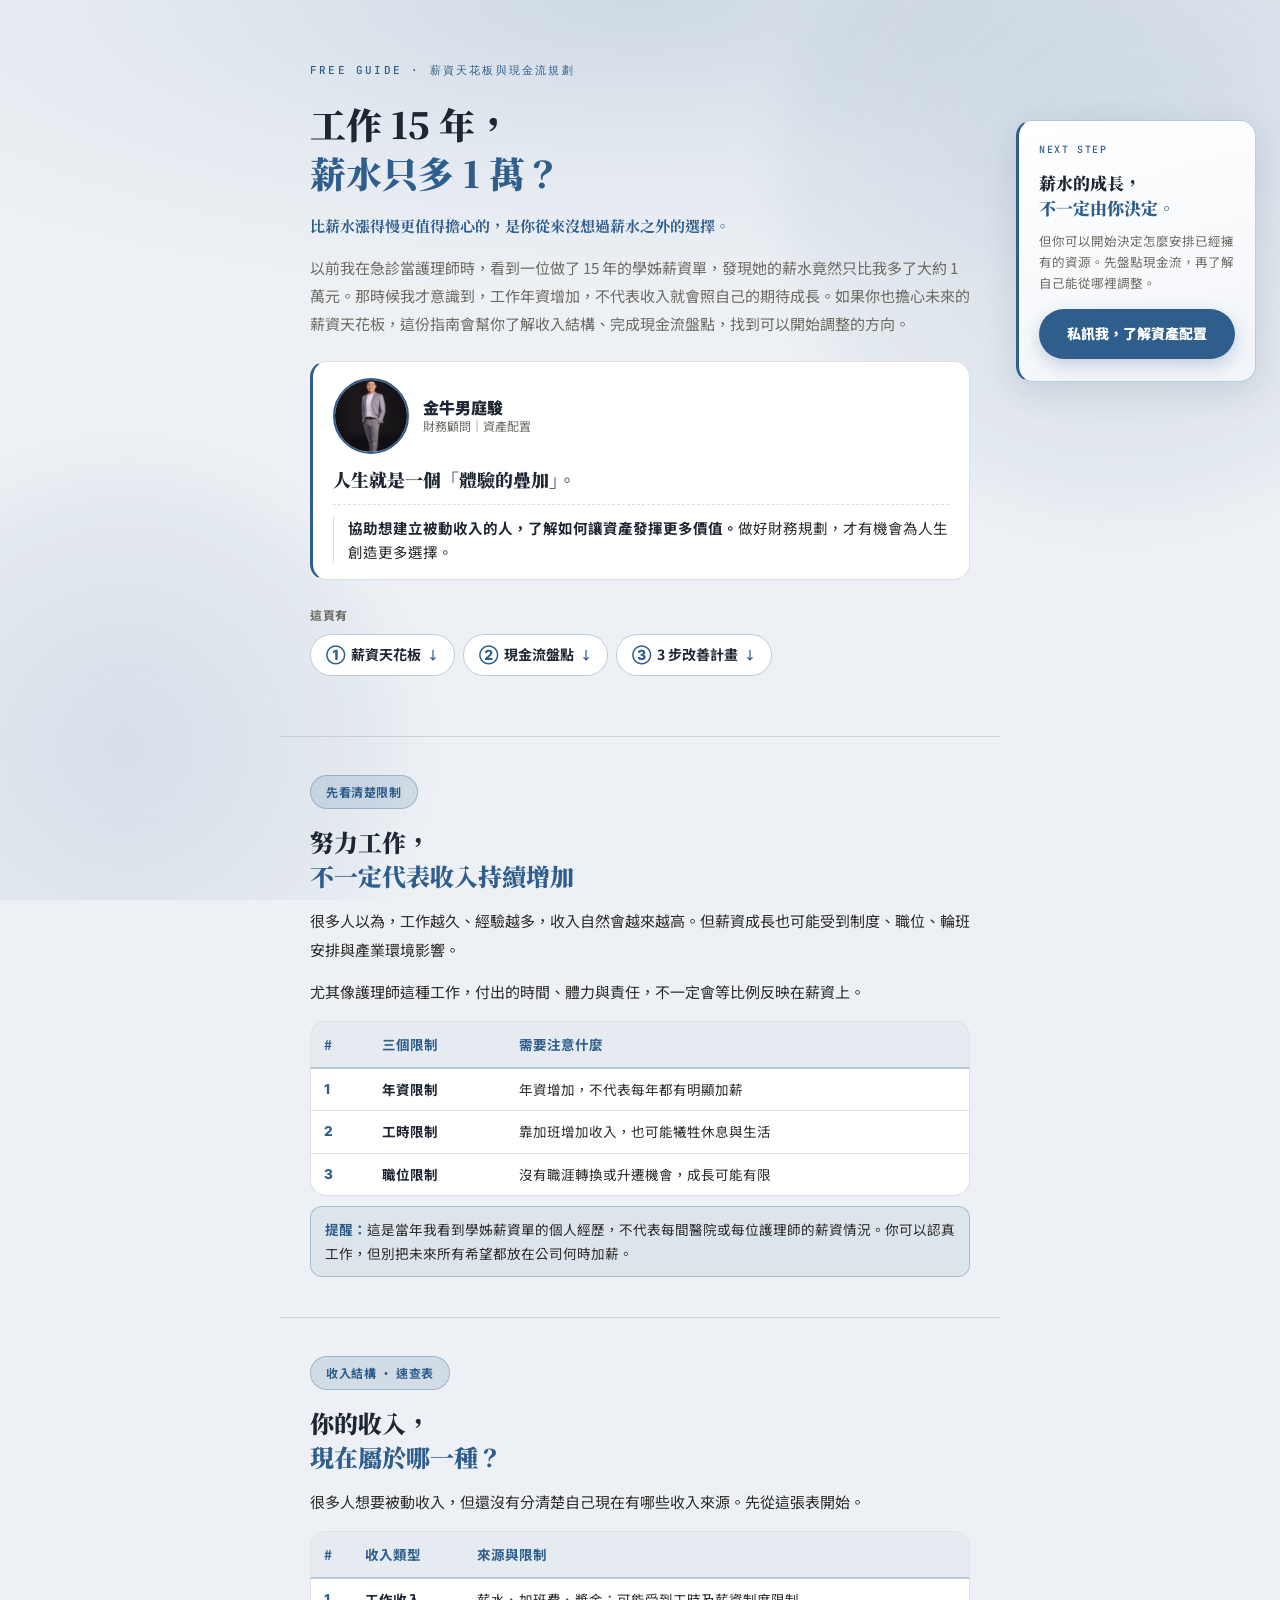
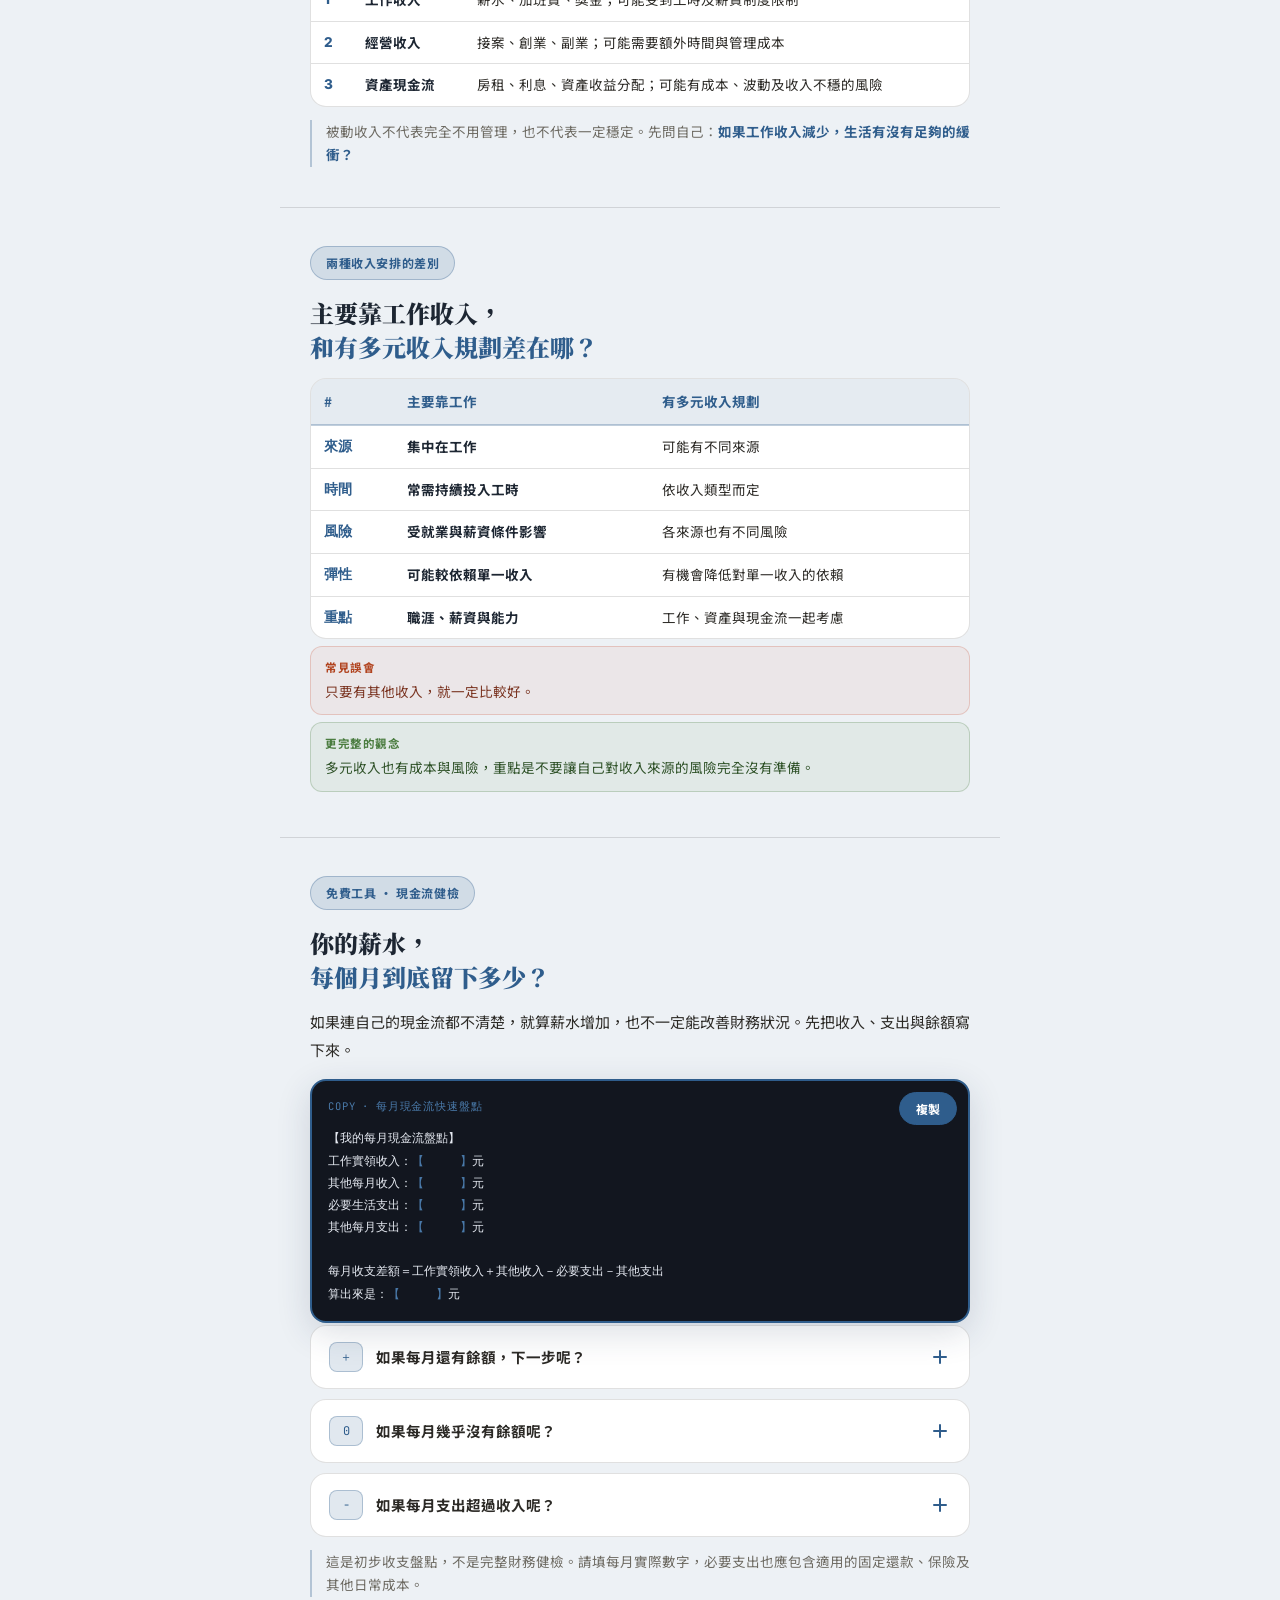
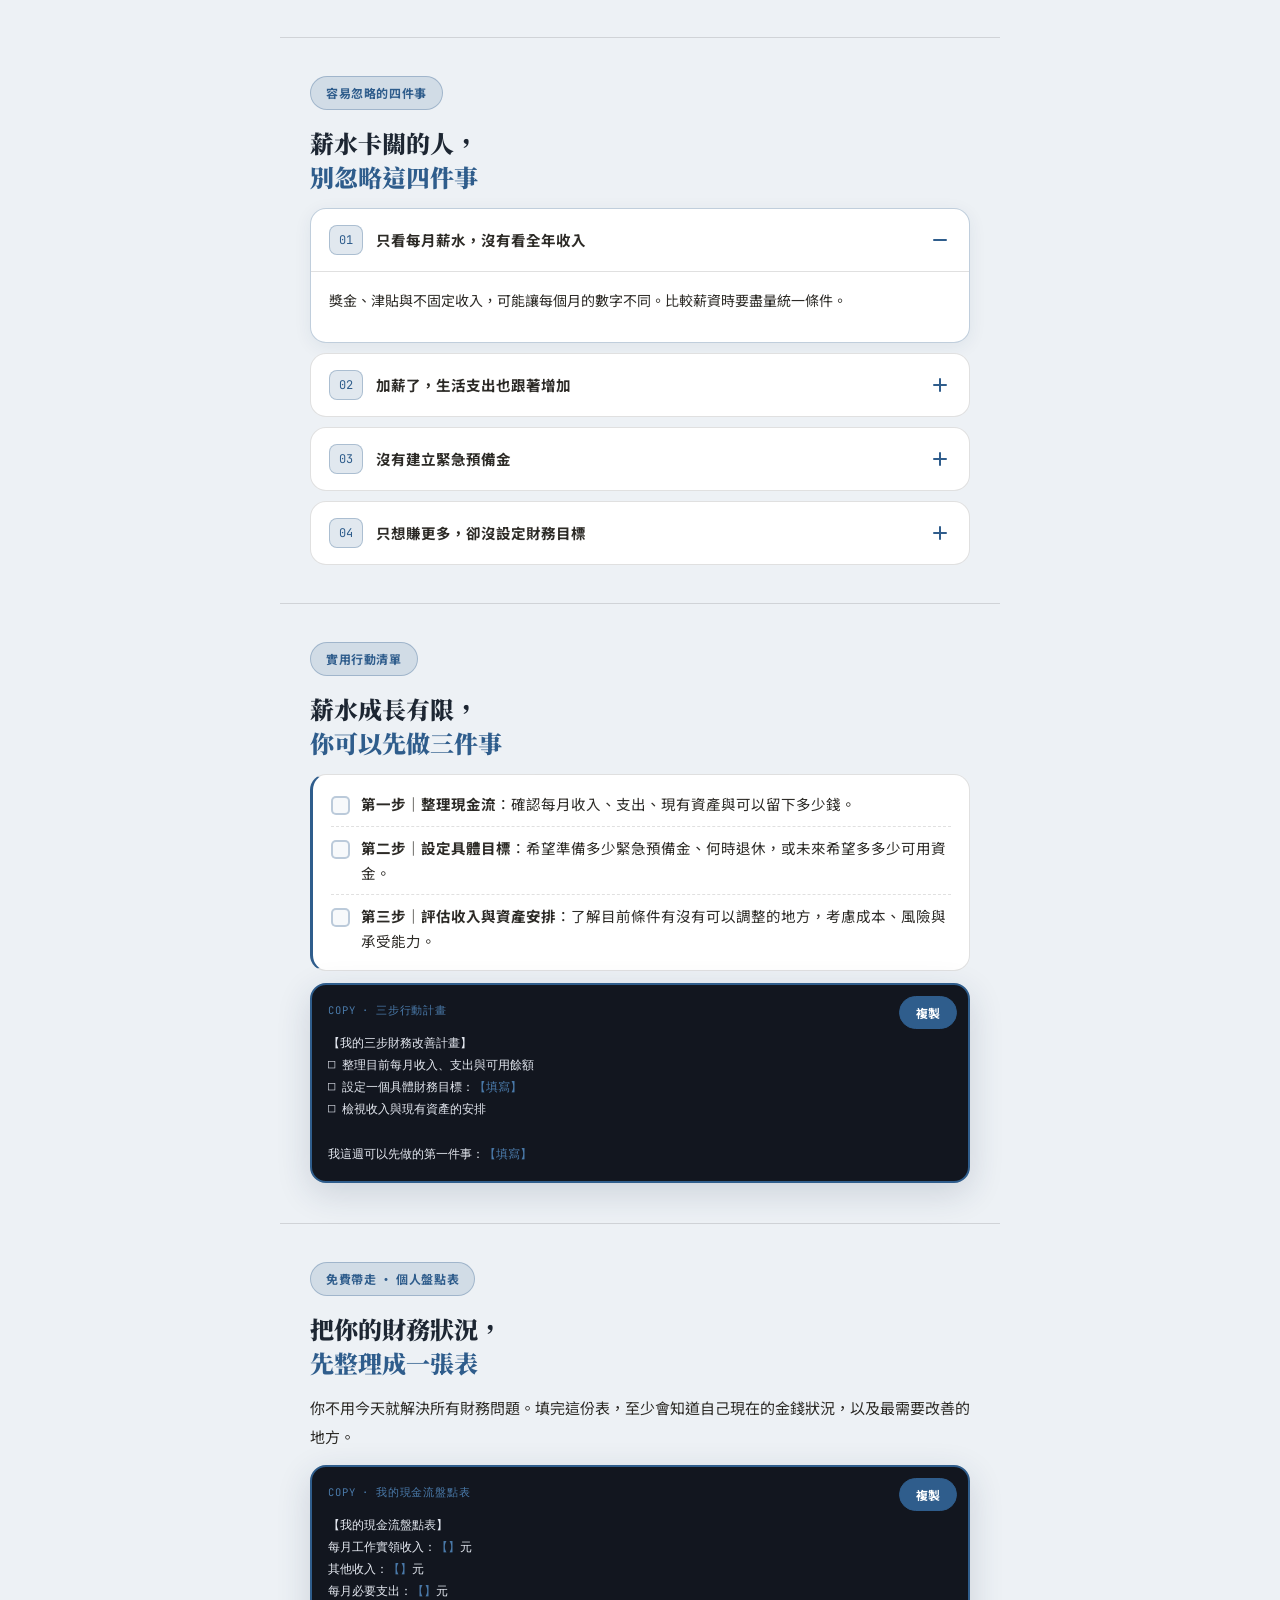
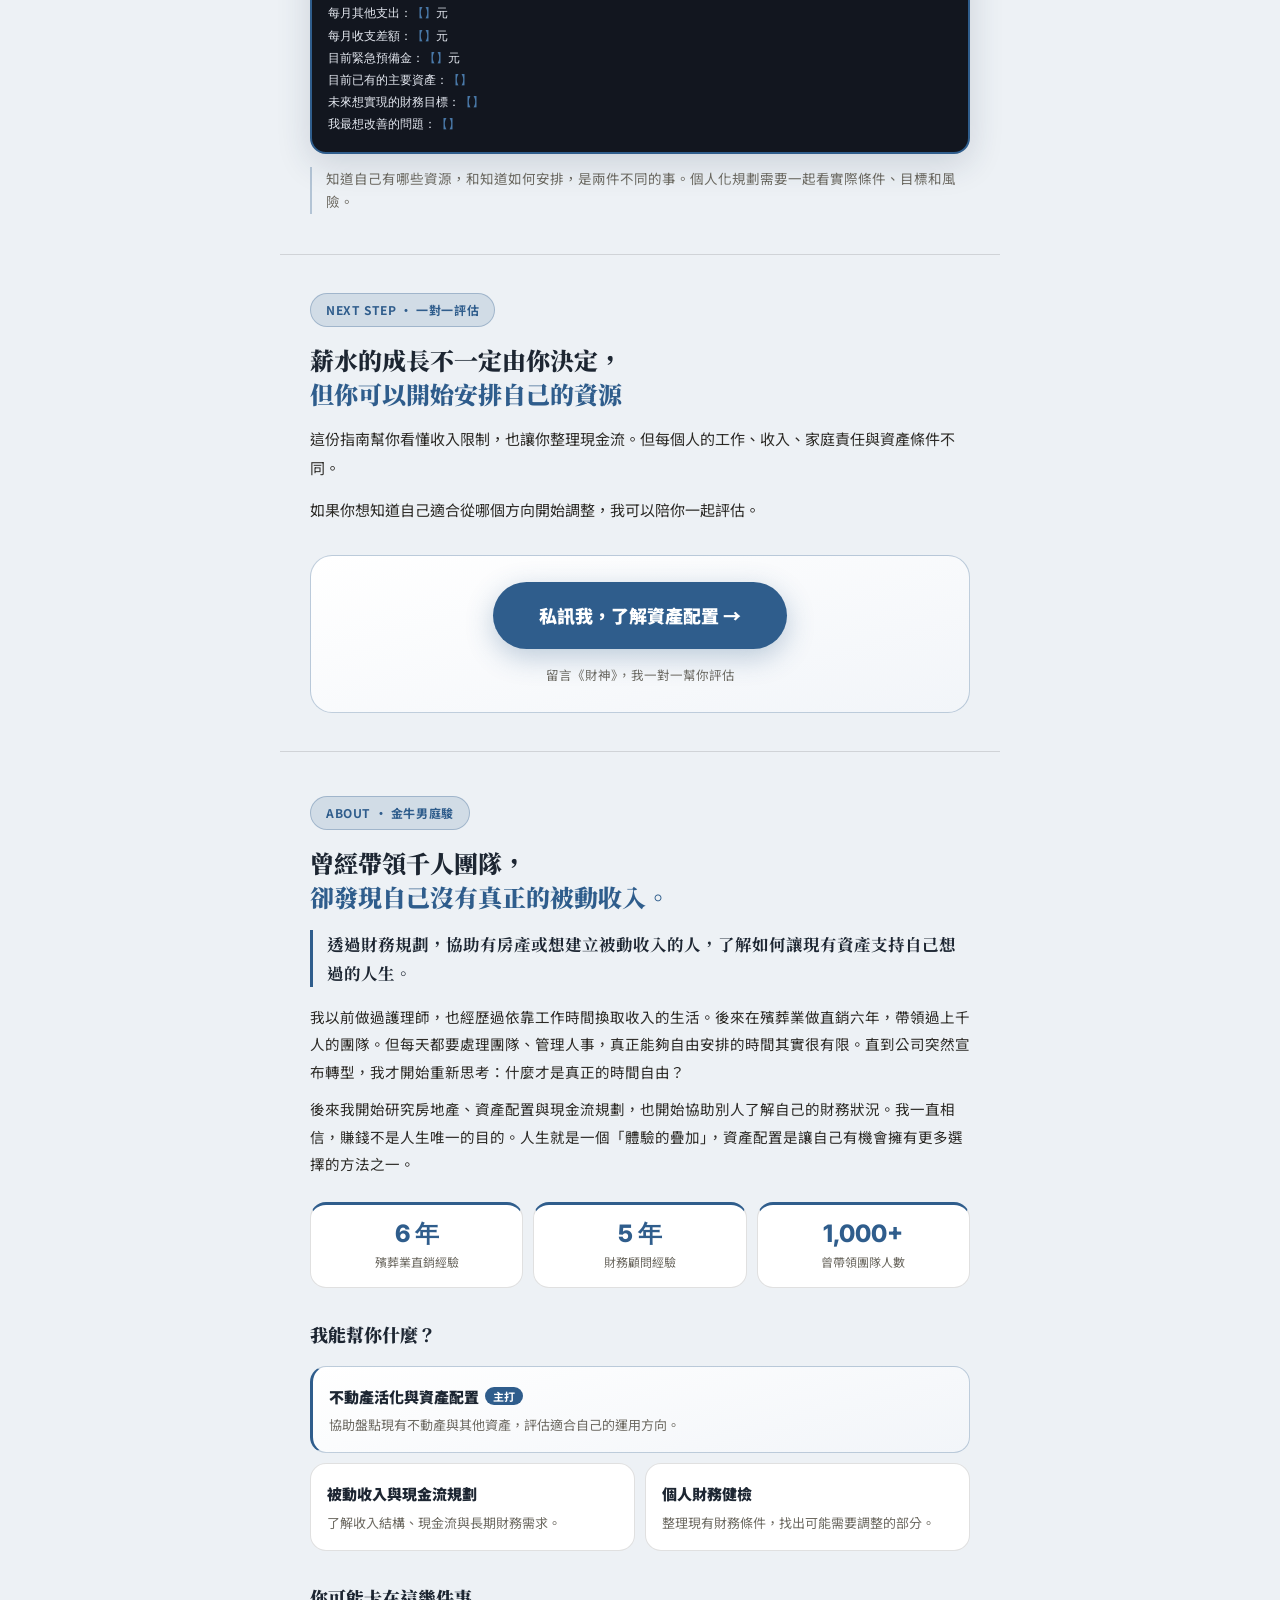
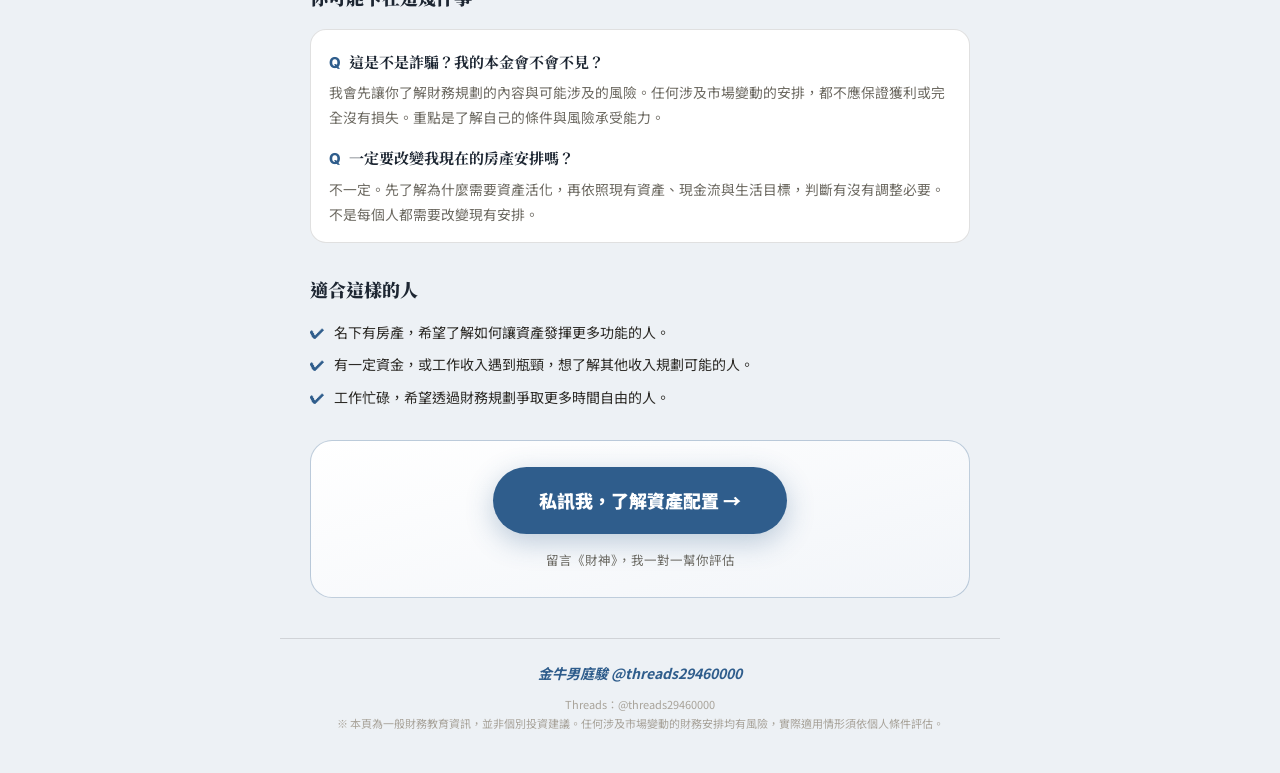
<file: salary-ceiling-guide.html>
<!DOCTYPE html>
<html lang="zh-TW" data-theme="navy">
<head>
<meta charset="UTF-8">
<meta name="viewport" content="width=device-width, initial-scale=1.0, viewport-fit=cover">
<!-- 要換：頁面標題、分享時顯示的描述 -->
<title>薪資天花板與現金流規劃｜金牛男庭駿</title>
<meta name="description" content="看懂薪資成長的限制、盤點自己的現金流，建立三步財務改善計畫。">
<link href="https://fonts.googleapis.com/css2?family=Noto+Serif+TC:wght@600;700;900&family=Noto+Sans+TC:wght@300;400;500;700;900&family=Inter:wght@400;600;700;800&family=JetBrains+Mono:wght@400;500&display=swap" rel="stylesheet">
<style>
/* ── 版型：沿用 2026-08-06-chatgpt-setup／2026-10-01-7-habits 的米色＋金橘 ── */
:root{
  --gold:#D4902A; --gold-bright:#E8A94A; --gold-dim:rgba(var(--a-rgb),0.30);
  --bg:#F4F1EA; --bg2:#FBF8F2; --card:#FFFFFF; --card2:#FAF6EE;
  --code:#12161f; --code-tx:#e6eaf2;
  --text:#2c2a26; --dim:#6d6a62; --faint:#a8a39a; --ink:#2a2620;
  --line:rgba(0,0,0,0.12);
  --ok:#4a7c3f; --ok-bg:rgba(74,124,63,0.07); --ok-line:rgba(74,124,63,0.25);
  --no:#b1431f; --no-bg:rgba(200,70,40,0.06); --no-line:rgba(200,70,40,0.22);
  --dark:linear-gradient(160deg,#15110b 0%,#241a0e 100%);
  --r-md:16px; --r-lg:22px; --pill:50px;
  --bounce:400ms cubic-bezier(0.34,1.56,0.64,1);
  --a-rgb:212,144,42; --sh-rgb:120,90,30; --bg-rgb:244,241,234; --on-accent:#1a1406;
  --serif:"Noto Serif TC",serif; --sans:"Noto Sans TC","Inter",sans-serif; --mono:"JetBrains Mono",monospace;
}
/* ── 配色：改 <html data-theme="…"> 就會換。gold 米金／green 墨綠／navy 海軍藍／rose 乾燥玫瑰 ── */
html[data-theme="green"]{--gold:#3F7D5C;--gold-bright:#5B9A77;--a-rgb:63,125,92;--bg:#EEF2EC;--bg2:#F7F9F5;--card2:#F3F6F1;--bg-rgb:238,242,236;--sh-rgb:40,70,50;--ink:#1f2a24;--on-accent:#ffffff;}
html[data-theme="navy"]{--gold:#2F5D8C;--gold-bright:#4A7AAA;--a-rgb:47,93,140;--bg:#EDF1F5;--bg2:#F7F9FB;--card2:#F2F5F9;--bg-rgb:237,241,245;--sh-rgb:30,50,80;--ink:#1d2632;--on-accent:#ffffff;}
html[data-theme="rose"]{--gold:#B5656B;--gold-bright:#C98389;--a-rgb:181,101,107;--bg:#F6EFEE;--bg2:#FBF7F6;--card2:#F8F1F0;--bg-rgb:246,239,238;--sh-rgb:110,60,60;--ink:#2e2324;--on-accent:#ffffff;}
*{margin:0;padding:0;box-sizing:border-box;}
html{scroll-behavior:smooth;}
body{font-family:var(--sans);color:var(--text);line-height:1.85;overflow-x:hidden;background:var(--bg);
  background-image:radial-gradient(118% 54% at 50% 0%, rgba(var(--a-rgb),0.16) 0%, rgba(var(--a-rgb),0.05) 34%, rgba(var(--bg-rgb),0) 62%);
  background-attachment:fixed;}
.glow{position:fixed;inset:0;z-index:0;pointer-events:none;overflow:hidden;}
.g1{position:absolute;width:min(60vw,680px);height:min(60vw,680px);border-radius:50%;background:radial-gradient(circle, rgba(var(--a-rgb),0.13), rgba(var(--a-rgb),0));top:-18%;right:-14%;filter:blur(20px);}
.g2{position:absolute;width:min(50vw,560px);height:min(50vw,560px);border-radius:50%;background:radial-gradient(circle, rgba(var(--a-rgb),0.12), rgba(var(--a-rgb),0));bottom:-14%;left:-12%;filter:blur(22px);}
.wrap{max-width:720px;margin:0 auto;position:relative;}
.js .fade{opacity:0;transform:translateY(28px);transition:opacity .6s ease,transform .6s ease;}
.fade.vis{opacity:1;transform:translateY(0);}
a{color:var(--gold);text-decoration:none;}
.g{color:var(--gold);}

/* ═════ ① 懸浮按鈕：電腦版掛右側、手機版浮在底部；滑到研究所介紹時自動收起 ═════ */
.float-cta{position:fixed;z-index:40;transition:opacity .3s ease,transform .3s ease;}
.float-cta.hide{opacity:0;pointer-events:none;}
.fc-card{display:none;}
.fc-pill{display:flex;align-items:center;justify-content:center;gap:8px;background:var(--gold);color:var(--on-accent);font-weight:900;font-size:15px;padding:14px 26px;border-radius:var(--pill);box-shadow:0 10px 28px rgba(var(--sh-rgb),0.32);white-space:nowrap;}
.fc-pill .ar{transition:transform .2s;}
.fc-pill:hover .ar{transform:translateX(3px);}
/* 手機／平板：底部置中 */
@media(max-width:1119px){
  .float-cta{left:50%;bottom:calc(16px + env(safe-area-inset-bottom));transform:translateX(-50%);}
  .float-cta.hide{transform:translate(-50%,20px);}
  body{padding-bottom:84px;}
}
/* 電腦：右側卡片 */
@media(min-width:1120px){
  .float-cta{top:120px;right:max(24px,calc((100vw - 720px)/2 - 272px));width:240px;}
  .float-cta.hide{transform:translateX(16px);}
  .fc-pill{display:none;}
  .fc-card{display:block;background:linear-gradient(165deg,var(--card) 0%,var(--card2) 100%);border:1px solid var(--gold-dim);border-left:3px solid var(--gold);border-radius:var(--r-md);padding:20px 20px 22px;box-shadow:0 10px 34px rgba(var(--sh-rgb),0.13);}
  .fc-card .k{font-family:var(--mono);font-size:10px;letter-spacing:0.16em;color:var(--gold);margin-bottom:10px;font-weight:500;}
  .fc-card h4{font-family:var(--serif);font-weight:900;font-size:17px;line-height:1.5;color:var(--ink);margin-bottom:9px;}
  .fc-card p{font-size:12.5px;color:var(--dim);line-height:1.7;margin-bottom:16px;}
  .fc-card a{display:block;text-align:center;background:var(--gold);color:var(--on-accent);font-weight:900;font-size:14px;padding:12px 14px;border-radius:var(--pill);box-shadow:0 6px 18px rgba(var(--a-rgb),0.26);transition:transform var(--bounce);}
  .fc-card a:hover{transform:translateY(-2px);}
}

/* ═════ 開頭：只交代「這頁是什麼」，自介移到最下面 ═════ */
.hero{position:relative;z-index:1;padding:60px 30px 36px;}
.kicker{font-family:var(--mono);font-size:11px;letter-spacing:0.2em;color:var(--gold);margin-bottom:20px;font-weight:500;}
.hero h1{font-family:var(--serif);font-weight:900;font-size:36px;line-height:1.36;margin-bottom:14px;color:var(--ink);}
.hero .h-sub{font-family:var(--serif);font-weight:700;font-size:15px;color:var(--gold);margin-bottom:14px;}
.hero-sub{font-size:15px;color:var(--dim);line-height:1.85;margin-bottom:24px;}
/* 這頁有什麼：數字跟單位寫在一起，點了直接跳到那一段 */
.toc{margin-bottom:24px;}
.toc .tt{font-size:12px;font-weight:700;color:var(--dim);letter-spacing:0.05em;margin-bottom:8px;}
.toc ul{list-style:none;display:flex;flex-wrap:wrap;gap:8px;}
.toc a{display:inline-flex;align-items:center;gap:6px;background:var(--card);border:1px solid var(--gold-dim);border-radius:var(--pill);padding:7px 15px;font-size:14px;font-weight:700;color:var(--ink);transition:border-color .2s;}
.toc a:hover{border-color:var(--gold);}
.toc a b{font-family:"Inter";font-weight:800;color:var(--gold);}
.toc a i{font-style:normal;color:var(--gold);font-size:12px;}
/* 自介卡：全站固定。上面一句是對讀者的承諾，下面是證明 */
.mid-intro{background:var(--card);border:1px solid var(--line);border-left:3px solid var(--gold);border-radius:var(--r-md);padding:16px 20px;margin-bottom:24px;}
.mid-intro .slogan{font-family:var(--serif);font-weight:900;font-size:min(18px,4vw);white-space:nowrap;line-height:1.45;color:var(--ink);margin-top:12px;}

.mid-intro .who{display:flex;align-items:center;gap:14px;}
.mid-intro .who img{width:76px;height:76px;border-radius:50%;object-fit:cover;border:2px solid var(--gold);}
.mid-intro .nm{font-weight:900;font-size:16px;line-height:1.3;color:var(--ink);}
.mid-intro .tt2{font-size:12px;color:var(--dim);line-height:1.4;}
.mid-intro .proof{display:flex;align-items:flex-end;gap:14px;border-top:1px dashed var(--line);margin-top:12px;padding-top:11px;}
.mid-intro .num{flex-shrink:0;line-height:1.2;}
.mid-intro .num .d{font-size:11px;color:var(--dim);}
.mid-intro .num .v{font-family:"Inter";font-weight:800;font-size:18px;color:var(--gold);white-space:nowrap;}
.mid-intro .txt{font-size:14.5px;line-height:1.6;color:var(--text);padding-left:14px;border-left:1px solid var(--line);}
.mid-intro .txt b{color:var(--ink);}
.m-br{display:none;}

/* ═════ ② 乾貨區 ═════ */
.sec{position:relative;z-index:1;padding:38px 30px;border-top:1px solid var(--line);}
.sec-tag{display:inline-block;background:rgba(var(--a-rgb),0.14);color:var(--gold);font-size:12px;font-weight:700;padding:5px 15px;border:1px solid var(--gold-dim);border-radius:var(--pill);margin-bottom:16px;letter-spacing:0.05em;}
.sec h2{font-family:var(--serif);font-weight:900;font-size:24px;line-height:1.42;margin-bottom:14px;color:var(--ink);}
.sec>p{font-size:15px;color:var(--text);line-height:1.9;margin-bottom:14px;}
.tipline{font-size:13.5px;color:var(--dim);line-height:1.75;border-left:2px solid var(--gold-dim);padding-left:14px;margin:13px 0 2px;}
.tipline b{color:var(--gold);}

.tblwrap{overflow-x:auto;margin:12px 0 4px;border:1px solid var(--line);border-radius:var(--r-md);background:var(--card);}
.tbl{width:100%;border-collapse:collapse;font-size:13.5px;}
.tbl th{background:rgba(var(--a-rgb),0.12);color:var(--gold);font-weight:700;text-align:left;padding:10px 13px;border-bottom:2px solid var(--gold-dim);white-space:nowrap;}
.tbl td{padding:10px 13px;border-bottom:1px solid var(--line);vertical-align:top;line-height:1.6;}
.tbl td:first-child{font-family:"Inter";font-weight:800;color:var(--gold);}
.tbl td:nth-child(2){font-weight:700;color:var(--ink);white-space:nowrap;}
.tbl tr:last-child td{border-bottom:none;}

.acc{display:flex;flex-direction:column;gap:10px;}
details.ch{background:var(--card);border:1px solid var(--line);border-radius:var(--r-md);overflow:hidden;}
details.ch[open]{border-color:var(--gold-dim);box-shadow:0 4px 18px rgba(var(--sh-rgb),0.07);}
details.ch summary{list-style:none;cursor:pointer;display:flex;align-items:center;gap:13px;padding:16px 18px;user-select:none;}
details.ch summary::-webkit-details-marker{display:none;}
.ch-n{flex-shrink:0;min-width:34px;height:30px;border-radius:8px;background:rgba(var(--a-rgb),0.14);border:1px solid var(--gold-dim);color:var(--gold);font-family:var(--mono);font-size:12px;display:flex;align-items:center;justify-content:center;}
.ch-t{flex:1;font-weight:700;font-size:14.5px;line-height:1.4;}
.ch-t .en{font-weight:400;color:var(--dim);font-size:12.5px;}
.ch-mk{flex-shrink:0;width:22px;height:22px;position:relative;}
.ch-mk::before,.ch-mk::after{content:"";position:absolute;background:var(--gold);border-radius:2px;transition:transform .25s ease,opacity .25s;}
.ch-mk::before{top:10px;left:4px;width:14px;height:2px;}
.ch-mk::after{top:4px;left:10px;width:2px;height:14px;}
details.ch[open] .ch-mk::after{transform:rotate(90deg);opacity:0;}
.ch-body{padding:6px 18px 18px;border-top:1px solid var(--line);}
.ch-body p{font-size:14px;line-height:1.82;margin:10px 0;}
.pos{background:rgba(var(--a-rgb),0.08);border:1px solid var(--gold-dim);border-radius:12px;padding:11px 14px;margin:10px 0 2px;font-size:13.6px;line-height:1.72;}
.pos b{color:var(--gold);}
.judge{border-radius:12px;padding:11px 14px;margin:7px 0;font-size:13.6px;line-height:1.72;}
.judge.no{background:var(--no-bg);border:1px solid var(--no-line);color:#7a3320;}
.judge.ok{background:var(--ok-bg);border:1px solid var(--ok-line);color:#2f5228;}
.judge .jl{font-weight:700;font-size:11.5px;letter-spacing:0.05em;display:block;margin-bottom:2px;}
.judge.no .jl{color:var(--no);}
.judge.ok .jl{color:var(--ok);}

.cp{background:var(--code);border:2px solid var(--gold);border-radius:var(--r-md);padding:16px;margin:12px 0 2px;position:relative;box-shadow:0 10px 34px rgba(var(--sh-rgb),0.16);}
.cp .pl{font-family:var(--mono);font-size:10.5px;letter-spacing:0.08em;color:var(--gold-bright);margin-bottom:11px;max-width:calc(100% - 96px);}
.cp pre{font-family:var(--mono);font-size:12px;line-height:1.85;color:var(--code-tx);white-space:pre-wrap;word-break:break-word;}
.cp .ph{color:var(--gold-bright);}
.copy-btn{position:absolute;top:11px;right:11px;background:var(--gold);border:1px solid var(--gold);color:var(--on-accent);font-family:var(--sans);font-size:12px;font-weight:700;padding:7px 16px;border-radius:50px;cursor:pointer;}

.ck{display:flex;gap:11px;align-items:flex-start;padding:9px 0;cursor:pointer;border-bottom:1px dashed var(--line);}
.ck:last-of-type{border-bottom:none;}
.ck input{appearance:none;-webkit-appearance:none;flex-shrink:0;width:19px;height:19px;margin-top:4px;border:2px solid var(--gold-dim);border-radius:5px;background:var(--bg2);cursor:pointer;position:relative;transition:all .18s;}
.ck input:checked{background:var(--gold);border-color:var(--gold);}
.ck input:checked::after{content:"";position:absolute;left:5px;top:1px;width:5px;height:10px;border:solid var(--on-accent);border-width:0 2.5px 2.5px 0;transform:rotate(45deg);}
.ck span{font-size:14.5px;line-height:1.7;}
.ck input:checked + span{color:var(--faint);text-decoration:line-through;}
.cklist{background:var(--card);border:1px solid var(--line);border-left:3px solid var(--gold);border-radius:var(--r-md);padding:8px 18px;}

/* ═════ ③ 研究所介紹：跟上面同一套米色＋白卡，不另外換成深色 ═════ */
.inst{position:relative;z-index:1;padding:44px 30px 40px;border-top:1px solid var(--line);}
.inst .kk{display:inline-block;background:rgba(var(--a-rgb),0.14);color:var(--gold);font-size:12px;font-weight:700;padding:5px 15px;border:1px solid var(--gold-dim);border-radius:var(--pill);margin-bottom:16px;letter-spacing:0.05em;}
.inst h2{font-family:var(--serif);font-weight:900;font-size:24px;line-height:1.42;margin-bottom:16px;color:var(--ink);}
.inst h2 .g{color:var(--gold);}
.inst .lead{font-family:var(--serif);font-weight:700;font-size:16.5px;line-height:1.7;color:var(--ink);margin-bottom:16px;padding-left:14px;border-left:3px solid var(--gold);}
.founder{margin-bottom:24px;}
.founder p{font-size:14.5px;line-height:1.9;color:var(--text);margin-bottom:10px;}
.founder p b{color:var(--gold);}
.big{display:grid;grid-template-columns:repeat(3,1fr);gap:10px;margin:0 0 30px;}
.big .b{background:var(--card);border:1px solid var(--line);border-top:3px solid var(--gold);border-radius:var(--r-md);padding:16px 10px;text-align:center;}
.big .bn{font-family:"Inter";font-weight:800;font-size:24px;color:var(--gold);line-height:1.1;}
.big .bl{font-size:12px;color:var(--dim);margin-top:6px;line-height:1.5;}
.inst h3{font-family:var(--serif);font-weight:900;font-size:18px;margin:6px 0 14px;color:var(--ink);}
.tools{display:grid;grid-template-columns:1fr 1fr;gap:10px;margin-bottom:30px;}
.tool{background:var(--card);border:1px solid var(--line);border-radius:var(--r-md);padding:16px;}
.tool.main{grid-column:1 / -1;border-color:var(--gold-dim);border-left:3px solid var(--gold);background:linear-gradient(165deg,var(--card) 0%,var(--card2) 100%);}
.tool .tn{font-weight:900;font-size:15px;color:var(--ink);margin-bottom:4px;}
.tool .tn em{font-style:normal;font-size:11px;font-weight:700;color:var(--on-accent);background:var(--gold);border-radius:50px;padding:1px 8px;margin-left:6px;vertical-align:2px;}
.tool .tn em.soon{background:rgba(0,0,0,0.08);color:var(--dim);}
.tool .td{font-size:13px;color:var(--dim);line-height:1.7;}
.qa{background:var(--card);border:1px solid var(--line);border-radius:var(--r-md);padding:4px 18px 16px;margin-bottom:30px;}
.qa .q{font-family:var(--serif);font-weight:700;font-size:15px;color:var(--ink);margin:14px 0 4px;}
.qa .q::before{content:"Q";color:var(--gold);font-family:"Inter";font-weight:800;margin-right:8px;}
.qa .a{font-size:13.8px;color:var(--dim);line-height:1.8;}
.fit .f{display:flex;gap:10px;font-size:14px;line-height:1.7;margin-bottom:9px;color:var(--text);}
.fit .f::before{content:"\2714";color:var(--gold);font-weight:700;flex-shrink:0;}
.btn-wrap{text-align:center;margin-top:30px;background:linear-gradient(165deg,var(--card) 0%,var(--card2) 100%);border:1px solid var(--gold-dim);border-radius:var(--r-lg);padding:26px 18px;}
.skbtn{display:inline-flex;align-items:center;gap:8px;background:var(--gold);color:var(--on-accent);border-radius:var(--pill);padding:17px 46px;font-weight:900;font-size:18px;box-shadow:0 8px 28px rgba(var(--a-rgb),0.30);transition:transform var(--bounce);position:relative;overflow:hidden;}
.skbtn:hover{transform:translateY(-3px);}
.skbtn::after{content:'';position:absolute;top:0;left:-100%;width:50%;height:100%;background:linear-gradient(90deg,transparent,rgba(255,255,255,0.45),transparent);transform:skewX(-25deg);animation:shine 3.4s ease-in-out infinite;}
@keyframes shine{0%{left:-100%;}22%{left:160%;}100%{left:160%;}}
.btn-note{margin-top:14px;font-size:12.5px;color:var(--dim);}

.footer{position:relative;z-index:1;border-top:1px solid var(--line);padding:22px 30px 40px;text-align:center;}
.footer .fa{font-style:italic;font-size:14px;color:var(--gold);font-weight:700;}
.footer .fc{font-size:11px;color:var(--faint);margin-top:8px;line-height:1.7;}

/* ── 手機版 ── */
@media(max-width:600px){
  .hero{padding:40px 20px 28px;}
  .hero h1{font-size:28px;}
  .sec{padding:32px 20px;}
  .sec h2{font-size:21px;}
  .mid-intro .proof{flex-direction:column;align-items:flex-start;gap:6px;}
  .mid-intro .num{display:flex;align-items:baseline;gap:8px;}
  .mid-intro .num .d{font-size:13px;}
  .mid-intro .txt{padding-left:0;border-left:none;}
  .m-br{display:inline;}
  .tbl{font-size:13px;}
  .tbl th,.tbl td{padding:10px 10px;}
  details.ch summary{padding:15px 16px;align-items:flex-start;}
  .ch-t .en{display:block;margin-top:3px;}
  .ch-mk{margin-top:4px;}
  .inst{padding:34px 20px 32px;}
  .inst h2{font-size:21px;}
  .founder p{font-size:min(14.5px,calc((100vw - 40px) / 26.5));}
  .big .bn{font-size:20px;}
  .tools{grid-template-columns:1fr;}
  .skbtn{font-size:16px;padding:15px 26px;white-space:nowrap;}
  .footer{padding:20px 20px 36px;}
}
</style>
</head>
<body>
<script>document.documentElement.className+=' js';</script>
<div class="glow"><div class="g1"></div><div class="g2"></div></div>

<!-- ═════ ① 懸浮按鈕：電腦版右側卡片、手機版底部按鈕。滑到最下面「關於我」時自動收起 ═════ -->
<div class="float-cta" id="float-cta">
<a class="fc-pill" href="https://lin.ee/S8QUSv8" target="_blank" rel="noopener">私訊我，了解資產配置 <span class="ar">→</span></a>
<div class="fc-card"><div class="k">NEXT STEP</div><h4>薪水的成長，<br><span class="g">不一定由你決定。</span></h4><p>但你可以開始決定怎麼安排已經擁有的資源。先盤點現金流，再了解自己能從哪裡調整。</p><a href="https://lin.ee/S8QUSv8" target="_blank" rel="noopener">私訊我，了解資產配置</a></div>
</div>
<div class="wrap">

  <!-- ═════ 開頭：這頁是什麼 ═════ -->
  <header class="hero">
<div class="kicker">FREE GUIDE · 薪資天花板與現金流規劃</div>
<h1>工作 15 年，<br><span class="g">薪水只多 1 萬？</span></h1>
<div class="h-sub">比薪水漲得慢更值得擔心的，是你從來沒想過薪水之外的選擇。</div>
<p class="hero-sub">以前我在急診當護理師時，看到一位做了 15 年的學姊薪資單，發現她的薪水竟然只比我多了大約 1 萬元。那時候我才意識到，工作年資增加，不代表收入就會照自己的期待成長。如果你也擔心未來的薪資天花板，這份指南會幫你了解收入結構、完成現金流盤點，找到可以開始調整的方向。</p>
<div class="mid-intro">
<div class="who">
<img alt="金牛男庭駿" src="[data-uri]"/>
<div><div class="nm">金牛男庭駿</div><div class="tt2">財務顧問｜資產配置</div></div>
</div>
<div class="slogan">人生就是一個「體驗的疊加」。</div>
<div class="proof"><div class="txt"><b>協助想建立被動收入的人，了解如何讓資產發揮更多價值。</b><br class="m-br"/>做好財務規劃，才有機會為人生創造更多選擇。</div>
</div>
</div>
<nav class="toc"><div class="tt">這頁有</div><ul><li><a href="#s-ceiling"><b>①</b> 薪資天花板 <i>↓</i></a></li><li><a href="#s-cashflow"><b>②</b> 現金流盤點 <i>↓</i></a></li><li><a href="#s-actions"><b>③</b> 3 步改善計畫 <i>↓</i></a></li></ul></nav>
</header>
<section class="sec fade" id="s-ceiling"><span class="sec-tag">先看清楚限制</span><h2>努力工作，<br><span class="g">不一定代表收入持續增加</span></h2>
<p>很多人以為，工作越久、經驗越多，收入自然會越來越高。但薪資成長也可能受到制度、職位、輪班安排與產業環境影響。</p><p>尤其像護理師這種工作，付出的時間、體力與責任，不一定會等比例反映在薪資上。</p>
<div class="tblwrap"><table class="tbl"><thead><tr><th>#</th><th>三個限制</th><th>需要注意什麼</th></tr></thead><tbody><tr><td>1</td><td>年資限制</td><td>年資增加，不代表每年都有明顯加薪</td></tr><tr><td>2</td><td>工時限制</td><td>靠加班增加收入，也可能犧牲休息與生活</td></tr><tr><td>3</td><td>職位限制</td><td>沒有職涯轉換或升遷機會，成長可能有限</td></tr></tbody></table></div>
<div class="pos"><b>提醒：</b>這是當年我看到學姊薪資單的個人經歷，不代表每間醫院或每位護理師的薪資情況。你可以認真工作，但別把未來所有希望都放在公司何時加薪。</div></section>
<section class="sec fade"><span class="sec-tag">收入結構 · 速查表</span><h2>你的收入，<br><span class="g">現在屬於哪一種？</span></h2><p>很多人想要被動收入，但還沒有分清楚自己現在有哪些收入來源。先從這張表開始。</p>
<div class="tblwrap"><table class="tbl"><thead><tr><th>#</th><th>收入類型</th><th>來源與限制</th></tr></thead><tbody><tr><td>1</td><td>工作收入</td><td>薪水、加班費、獎金；可能受到工時及薪資制度限制</td></tr><tr><td>2</td><td>經營收入</td><td>接案、創業、副業；可能需要額外時間與管理成本</td></tr><tr><td>3</td><td>資產現金流</td><td>房租、利息、資產收益分配；可能有成本、波動及收入不穩的風險</td></tr></tbody></table></div>
<div class="tipline">被動收入不代表完全不用管理，也不代表一定穩定。先問自己：<b>如果工作收入減少，生活有沒有足夠的緩衝？</b></div></section>
<section class="sec fade"><span class="sec-tag">兩種收入安排的差別</span><h2>主要靠工作收入，<br><span class="g">和有多元收入規劃差在哪？</span></h2>
<div class="tblwrap"><table class="tbl"><thead><tr><th>#</th><th>主要靠工作</th><th>有多元收入規劃</th></tr></thead><tbody><tr><td>來源</td><td>集中在工作</td><td>可能有不同來源</td></tr><tr><td>時間</td><td>常需持續投入工時</td><td>依收入類型而定</td></tr><tr><td>風險</td><td>受就業與薪資條件影響</td><td>各來源也有不同風險</td></tr><tr><td>彈性</td><td>可能較依賴單一收入</td><td>有機會降低對單一收入的依賴</td></tr><tr><td>重點</td><td>職涯、薪資與能力</td><td>工作、資產與現金流一起考慮</td></tr></tbody></table></div>
<div class="judge no"><span class="jl">常見誤會</span>只要有其他收入，就一定比較好。</div><div class="judge ok"><span class="jl">更完整的觀念</span>多元收入也有成本與風險，重點是不要讓自己對收入來源的風險完全沒有準備。</div></section>
<section class="sec fade" id="s-cashflow"><span class="sec-tag">免費工具 · 現金流健檢</span><h2>你的薪水，<br><span class="g">每個月到底留下多少？</span></h2><p>如果連自己的現金流都不清楚，就算薪水增加，也不一定能改善財務狀況。先把收入、支出與餘額寫下來。</p>
<div class="cp"><div class="pl">COPY · 每月現金流快速盤點</div><button class="copy-btn" type="button">複製</button><pre>【我的每月現金流盤點】
工作實領收入：<span class="ph">【　　　】</span>元
其他每月收入：<span class="ph">【　　　】</span>元
必要生活支出：<span class="ph">【　　　】</span>元
其他每月支出：<span class="ph">【　　　】</span>元

每月收支差額＝工作實領收入＋其他收入－必要支出－其他支出
算出來是：<span class="ph">【　　　】</span>元</pre></div>
<div class="acc"><details class="ch"><summary><span class="ch-n">＋</span><span class="ch-t">如果每月還有餘額，下一步呢？</span><span class="ch-mk"></span></summary><div class="ch-body"><p>確認這筆錢是否真正存下來，也要盤點緊急預備金和未來的財務目標。</p></div></details><details class="ch"><summary><span class="ch-n">0</span><span class="ch-t">如果每月幾乎沒有餘額呢？</span><span class="ch-mk"></span></summary><div class="ch-body"><p>先檢查必要與非必要支出，確定自己有沒有足夠的現金緩衝。</p></div></details><details class="ch"><summary><span class="ch-n">−</span><span class="ch-t">如果每月支出超過收入呢？</span><span class="ch-mk"></span></summary><div class="ch-body"><p>優先找出收支落差與持續支出的來源，先穩定財務狀況，再思考其他規劃。</p></div></details></div>
<div class="tipline">這是初步收支盤點，不是完整財務健檢。請填每月實際數字，必要支出也應包含適用的固定還款、保險及其他日常成本。</div></section>
<section class="sec fade"><span class="sec-tag">容易忽略的四件事</span><h2>薪水卡關的人，<br><span class="g">別忽略這四件事</span></h2><div class="acc">
<details class="ch" open><summary><span class="ch-n">01</span><span class="ch-t">只看每月薪水，沒有看全年收入</span><span class="ch-mk"></span></summary><div class="ch-body"><p>獎金、津貼與不固定收入，可能讓每個月的數字不同。比較薪資時要盡量統一條件。</p></div></details>
<details class="ch"><summary><span class="ch-n">02</span><span class="ch-t">加薪了，生活支出也跟著增加</span><span class="ch-mk"></span></summary><div class="ch-body"><p>如果收入增加時支出同步提高，最後留下的資金可能沒有明顯改善。</p></div></details>
<details class="ch"><summary><span class="ch-n">03</span><span class="ch-t">沒有建立緊急預備金</span><span class="ch-mk"></span></summary><div class="ch-body"><p>工作中斷或出現臨時支出時，可能需要動用原本有其他用途的資金。</p></div></details>
<details class="ch"><summary><span class="ch-n">04</span><span class="ch-t">只想賺更多，卻沒設定財務目標</span><span class="ch-mk"></span></summary><div class="ch-body"><p>不知道為什麼存、需要多少、何時需要，就很難判斷安排有沒有往目標前進。</p></div></details></div></section>
<section class="sec fade" id="s-actions"><span class="sec-tag">實用行動清單</span><h2>薪水成長有限，<br><span class="g">你可以先做三件事</span></h2><div class="cklist">
<label class="ck"><input type="checkbox"><span><b>第一步｜整理現金流</b>：確認每月收入、支出、現有資產與可以留下多少錢。</span></label>
<label class="ck"><input type="checkbox"><span><b>第二步｜設定具體目標</b>：希望準備多少緊急預備金、何時退休，或未來希望多多少可用資金。</span></label>
<label class="ck"><input type="checkbox"><span><b>第三步｜評估收入與資產安排</b>：了解目前條件有沒有可以調整的地方，考慮成本、風險與承受能力。</span></label></div>
<div class="cp"><div class="pl">COPY · 三步行動計畫</div><button class="copy-btn" type="button">複製</button><pre>【我的三步財務改善計畫】
□ 整理目前每月收入、支出與可用餘額
□ 設定一個具體財務目標：<span class="ph">【填寫】</span>
□ 檢視收入與現有資產的安排

我這週可以先做的第一件事：<span class="ph">【填寫】</span></pre></div></section>
<section class="sec fade"><span class="sec-tag">免費帶走 · 個人盤點表</span><h2>把你的財務狀況，<br><span class="g">先整理成一張表</span></h2><p>你不用今天就解決所有財務問題。填完這份表，至少會知道自己現在的金錢狀況，以及最需要改善的地方。</p>
<div class="cp"><div class="pl">COPY · 我的現金流盤點表</div><button class="copy-btn" type="button">複製</button><pre>【我的現金流盤點表】
每月工作實領收入：<span class="ph">【】</span>元
其他收入：<span class="ph">【】</span>元
每月必要支出：<span class="ph">【】</span>元
每月其他支出：<span class="ph">【】</span>元
每月收支差額：<span class="ph">【】</span>元
目前緊急預備金：<span class="ph">【】</span>元
目前已有的主要資產：<span class="ph">【】</span>
未來想實現的財務目標：<span class="ph">【】</span>
我最想改善的問題：<span class="ph">【】</span></pre></div><div class="tipline">知道自己有哪些資源，和知道如何安排，是兩件不同的事。個人化規劃需要一起看實際條件、目標和風險。</div></section>
<section class="sec fade"><span class="sec-tag">NEXT STEP · 一對一評估</span><h2>薪水的成長不一定由你決定，<br><span class="g">但你可以開始安排自己的資源</span></h2><p>這份指南幫你看懂收入限制，也讓你整理現金流。但每個人的工作、收入、家庭責任與資產條件不同。</p><p>如果你想知道自己適合從哪個方向開始調整，我可以陪你一起評估。</p><div class="btn-wrap"><a class="skbtn" href="https://lin.ee/S8QUSv8" target="_blank" rel="noopener">私訊我，了解資產配置 →</a><div class="btn-note">留言《財神》，我一對一幫你評估</div></div></section>


  <!-- ═════ ③ 關於我：每一頁都一樣，不跟著乾貨改 ═════ -->
  <section class="inst" id="institute">
<div class="kk">ABOUT · 金牛男庭駿</div>
<h2>曾經帶領千人團隊，<br/><span class="g">卻發現自己沒有真正的被動收入。</span></h2>
<p class="lead">透過財務規劃，協助有房產或想建立被動收入的人，了解如何讓現有資產支持自己想過的人生。</p>
<div class="founder">
<p>我以前做過護理師，也經歷過依靠工作時間換取收入的生活。後來在殯葬業做直銷六年，帶領過上千人的團隊。但每天都要處理團隊、管理人事，真正能夠自由安排的時間其實很有限。直到公司突然宣布轉型，我才開始重新思考：什麼才是真正的時間自由？</p>
<p>後來我開始研究房地產、資產配置與現金流規劃，也開始協助別人了解自己的財務狀況。我一直相信，賺錢不是人生唯一的目的。人生就是一個「體驗的疊加」，資產配置是讓自己有機會擁有更多選擇的方法之一。</p>
</div>
<!-- 三個數字：沒有真的數字就整段刪掉，不要編 -->
<div class="big">
<div class="b"><div class="bn">6 年</div><div class="bl">殯葬業直銷經驗</div></div>
<div class="b"><div class="bn">5 年</div><div class="bl">財務顧問經驗</div></div>
<div class="b"><div class="bn">1,000+</div><div class="bl">曾帶領團隊人數</div></div>
</div>
<h3>我能幫你什麼？</h3>
<div class="tools">
<div class="tool main"><div class="tn">不動產活化與資產配置<em>主打</em></div><div class="td">協助盤點現有不動產與其他資產，評估適合自己的運用方向。</div></div>
<div class="tool"><div class="tn">被動收入與現金流規劃</div><div class="td">了解收入結構、現金流與長期財務需求。</div></div>
<div class="tool"><div class="tn">個人財務健檢</div><div class="td">整理現有財務條件，找出可能需要調整的部分。</div></div>
</div>
<h3>你可能卡在這幾件事</h3>
<div class="qa">
<div class="q">這是不是詐騙？我的本金會不會不見？</div>
<div class="a">我會先讓你了解財務規劃的內容與可能涉及的風險。任何涉及市場變動的安排，都不應保證獲利或完全沒有損失。重點是了解自己的條件與風險承受能力。</div>
<div class="q">一定要改變我現在的房產安排嗎？</div>
<div class="a">不一定。先了解為什麼需要資產活化，再依照現有資產、現金流與生活目標，判斷有沒有調整必要。不是每個人都需要改變現有安排。</div>
</div>
<h3>適合這樣的人</h3>
<div class="fit">
<div class="f">名下有房產，希望了解如何讓資產發揮更多功能的人。</div>
<div class="f">有一定資金，或工作收入遇到瓶頸，想了解其他收入規劃可能的人。</div>
<div class="f">工作忙碌，希望透過財務規劃爭取更多時間自由的人。</div>
</div>
<div class="btn-wrap">
<a class="skbtn" href="https://lin.ee/S8QUSv8" rel="noopener" target="_blank">私訊我，了解資產配置 →</a>
<div class="btn-note">留言《財神》，我一對一幫你評估</div>
</div>
</section>

  <footer class="footer">
<div class="fa">金牛男庭駿 @threads29460000</div>
<div class="fc">Threads：@threads29460000<br/>※ 本頁為一般財務教育資訊，並非個別投資建議。任何涉及市場變動的財務安排均有風險，實際適用情形須依個人條件評估。</div>
</footer>

</div>

<script>
// 複製：每個灰底框右上角的按鈕，複製同一框裡的文字
document.querySelectorAll('.copy-btn').forEach(function(btn){
  btn.addEventListener('click', function(){
    var txt = btn.parentElement.querySelector('pre').innerText;
    function done(){ btn.textContent = '已複製'; setTimeout(function(){ btn.textContent = '複製'; }, 1800); }
    function fallback(){ var t=document.createElement('textarea'); t.value=txt; document.body.appendChild(t); t.select(); try{document.execCommand('copy');}catch(e){} t.remove(); done(); }
    if(navigator.clipboard){ navigator.clipboard.writeText(txt).then(done, fallback); } else { fallback(); }
  });
});

// 頁內跳轉：不靠網址的 #，直接捲過去（預覽視窗、IG 內建瀏覽器裡 # 有時不會動）
document.querySelectorAll('a[href^="#"]').forEach(function(link){
  link.addEventListener('click', function(e){
    var target = document.getElementById(link.getAttribute('href').slice(1));
    if(!target) return;
    e.preventDefault();
    target.classList.add('vis');
    target.scrollIntoView({behavior:'smooth', block:'start'});
  });
});

// 懸浮按鈕：「關於我」出現在畫面上時收起，避免兩顆按鈕同時出現
var fc = document.getElementById('float-cta');
var inst = document.getElementById('institute');
if(fc && inst && 'IntersectionObserver' in window){
  new IntersectionObserver(function(es){
    fc.classList.toggle('hide', es[0].isIntersecting);
  }, {threshold:0.05}).observe(inst);
}

// 捲動淡入
function reveal(){
  var vh = window.innerHeight;
  document.querySelectorAll('.fade:not(.vis)').forEach(function(el){
    if(el.getBoundingClientRect().top < vh*0.94) el.classList.add('vis');
  });
}
window.addEventListener('scroll', reveal, {passive:true});
window.addEventListener('load', reveal);
reveal();
setTimeout(function(){ document.querySelectorAll('.fade').forEach(function(el){ el.classList.add('vis'); }); }, 2500);
</script>

</body>
</html>
</file>
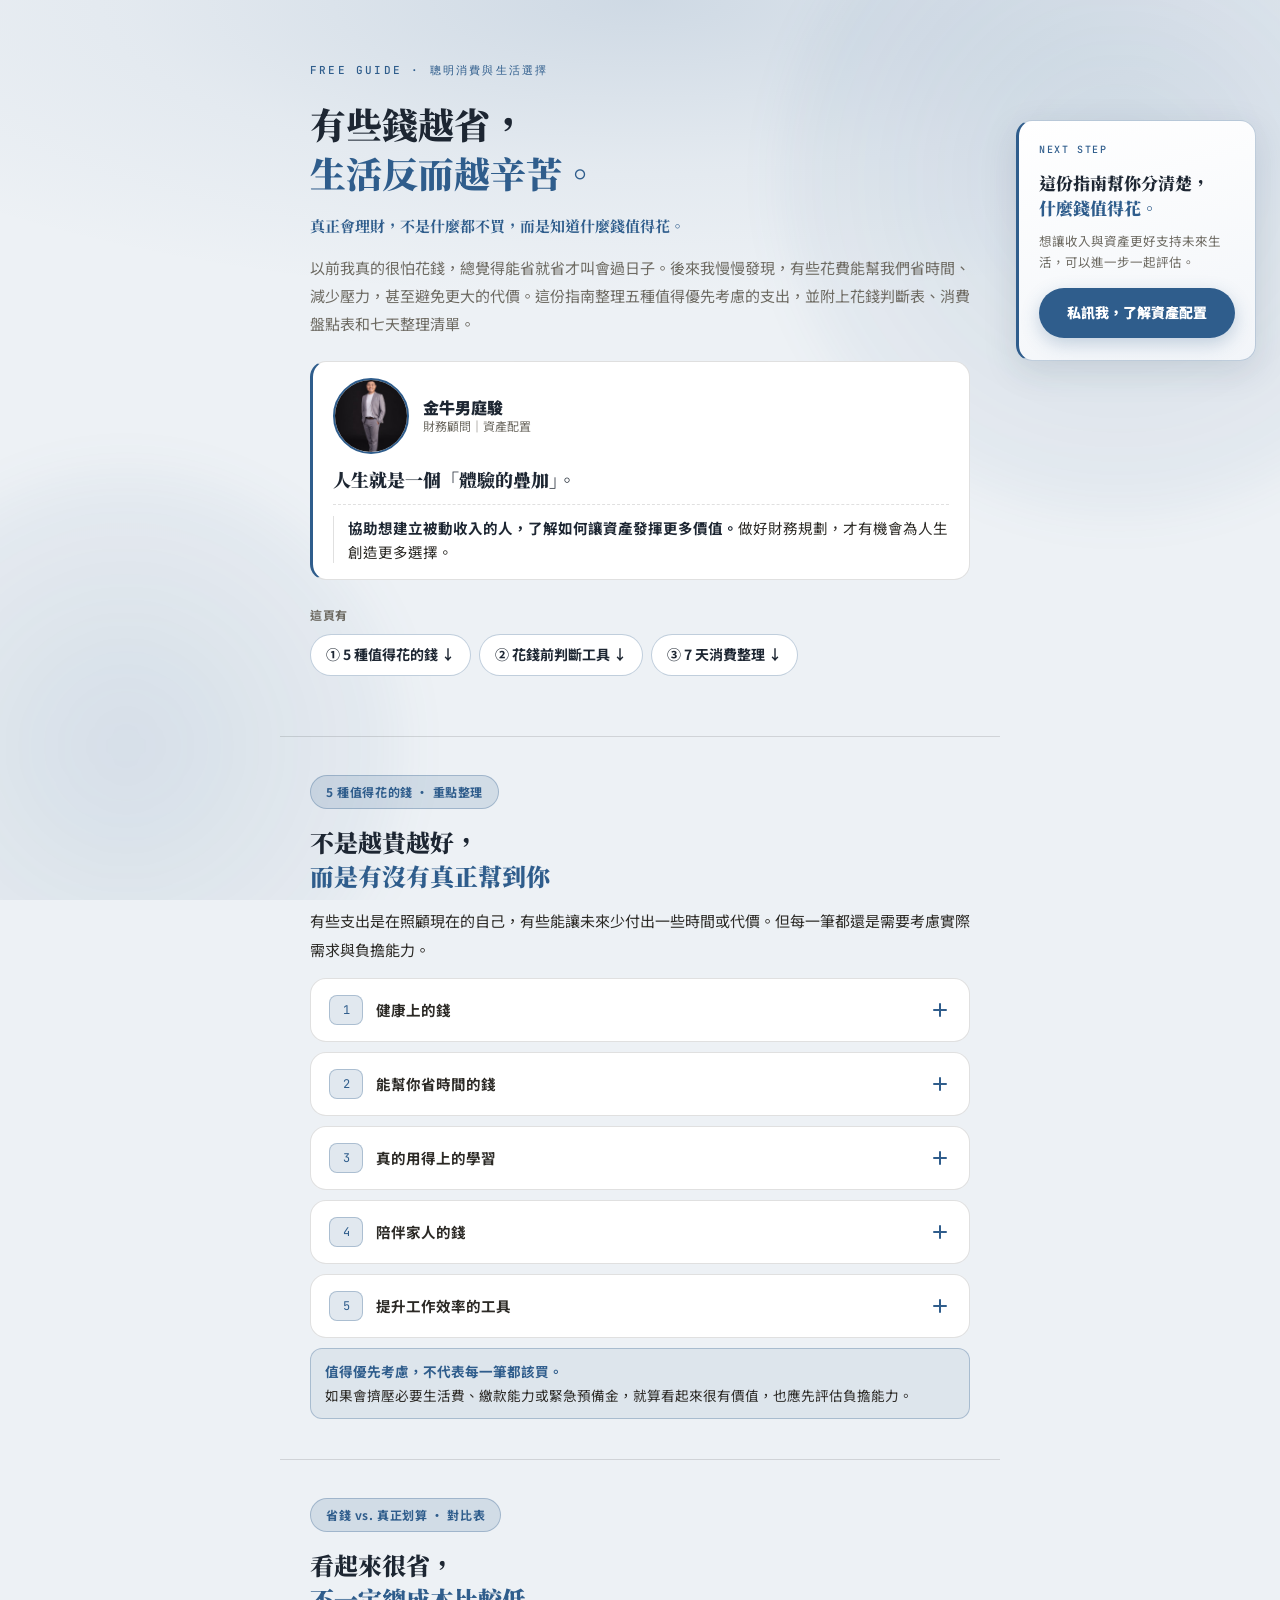
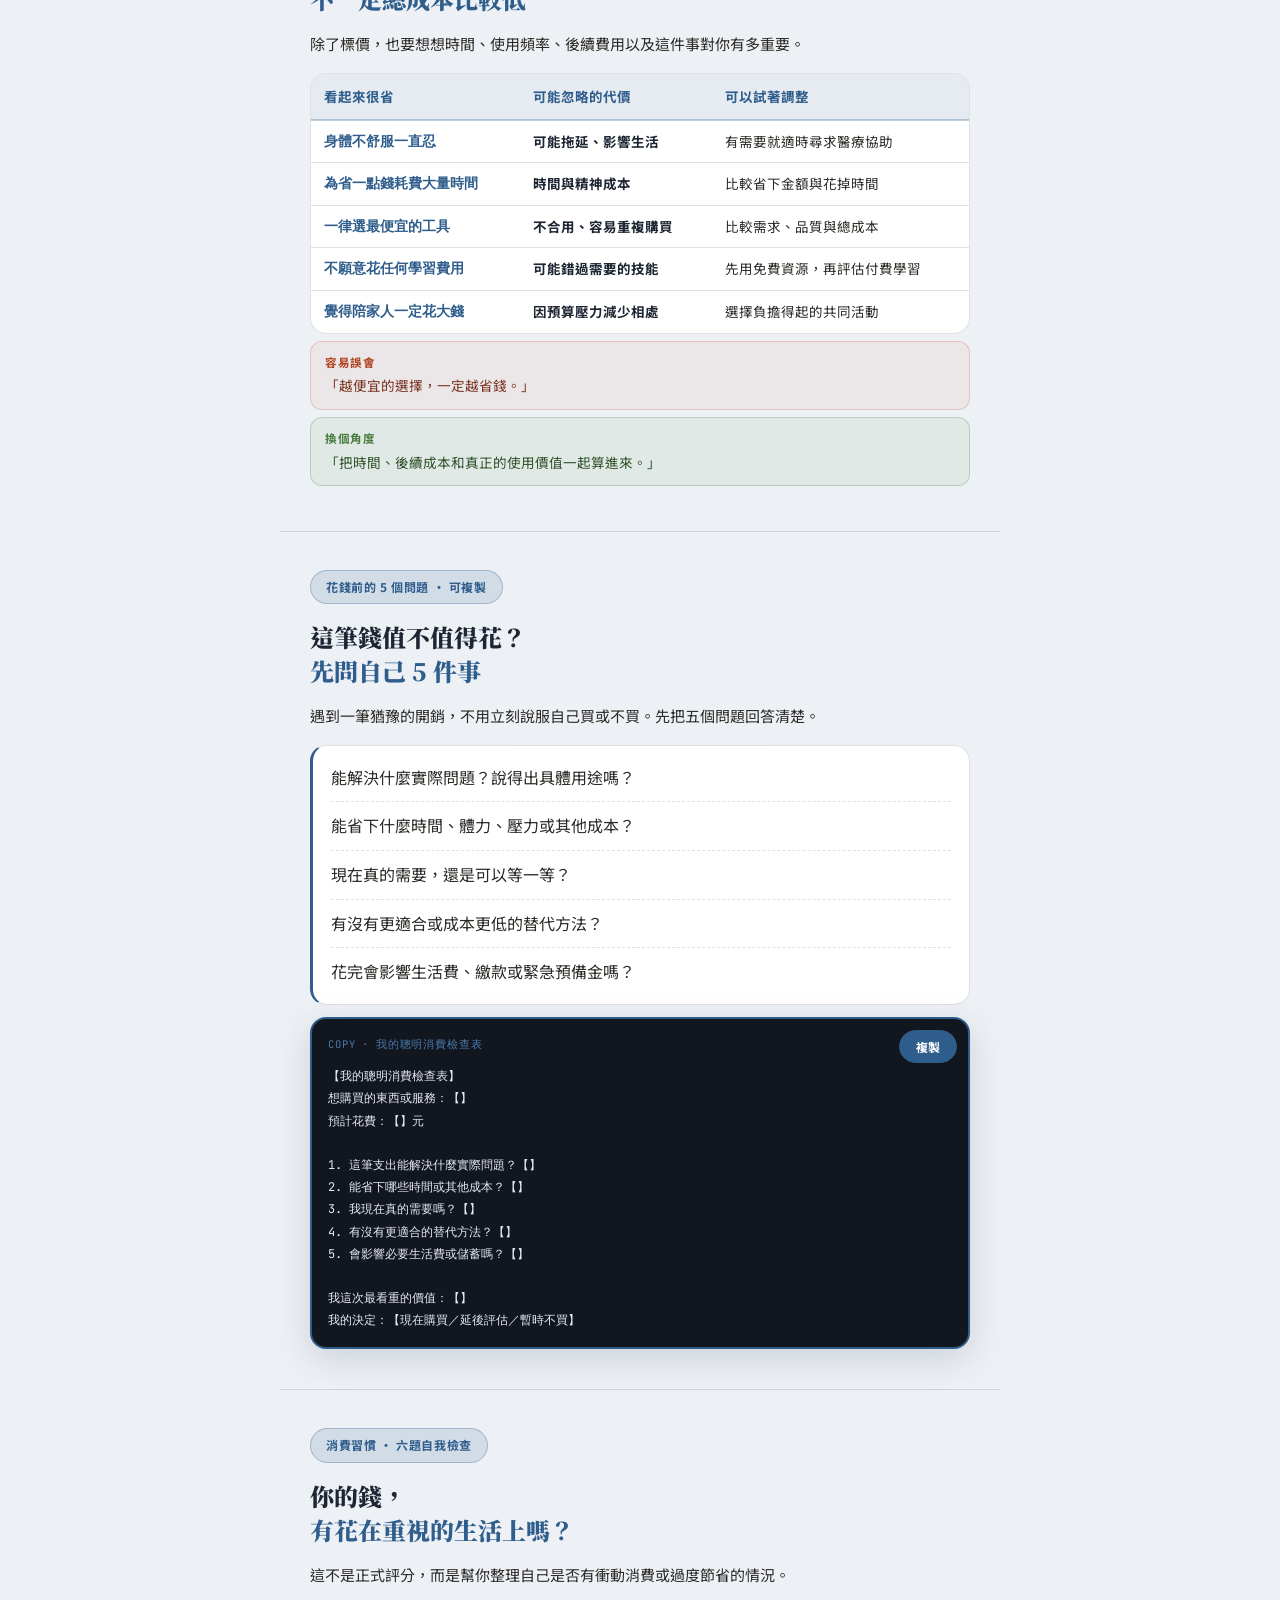
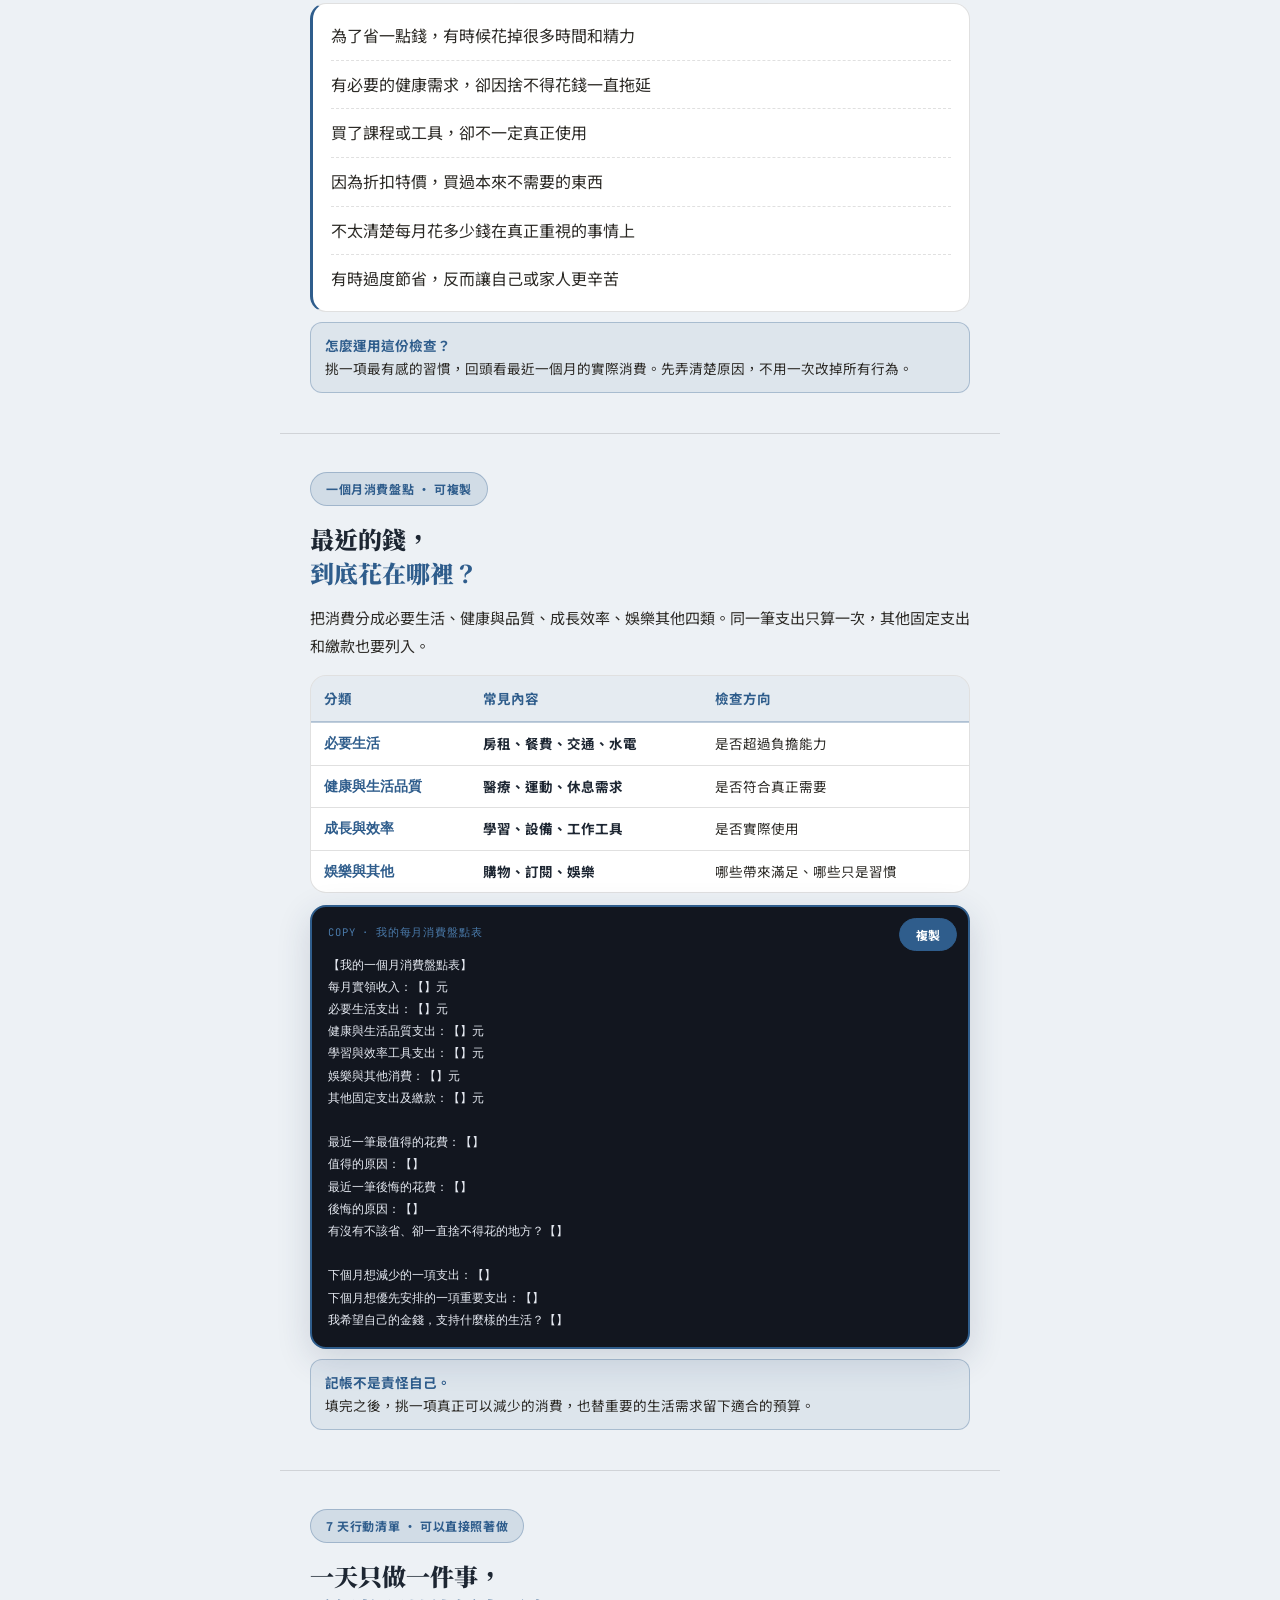
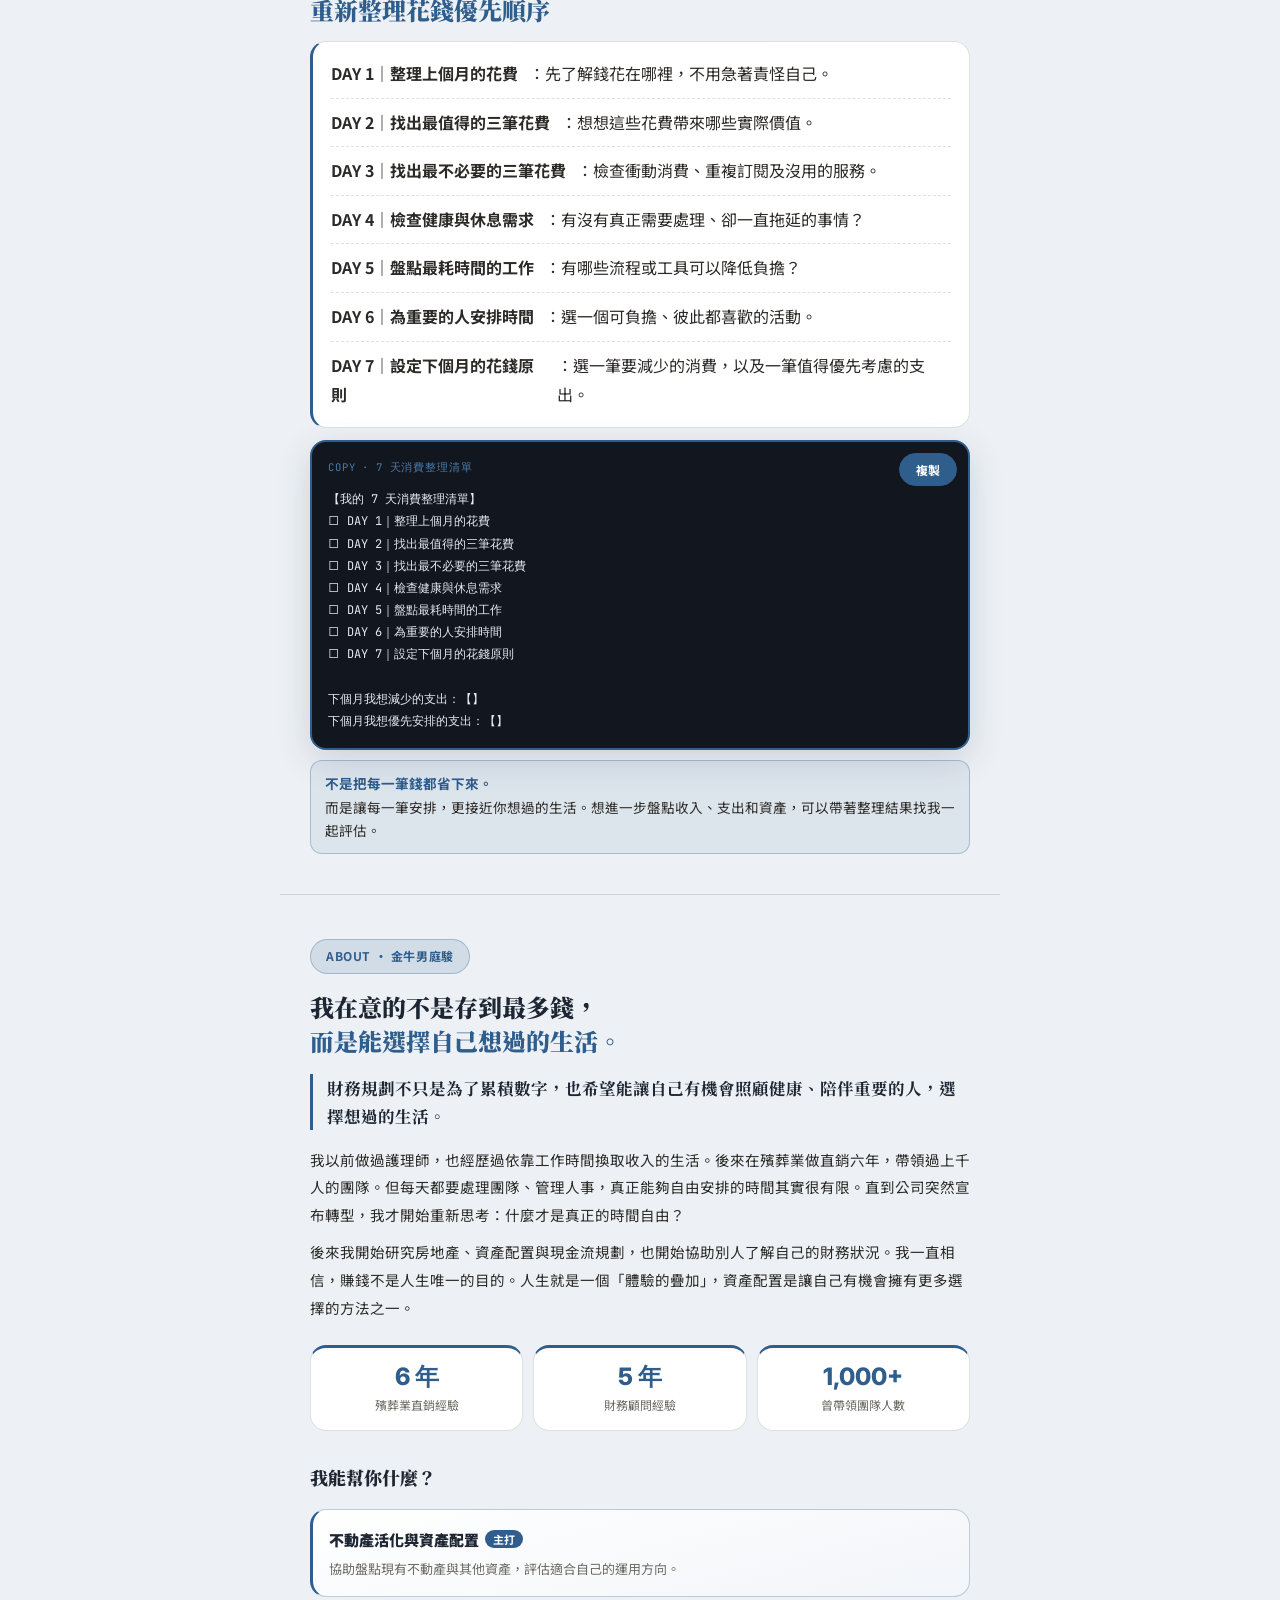
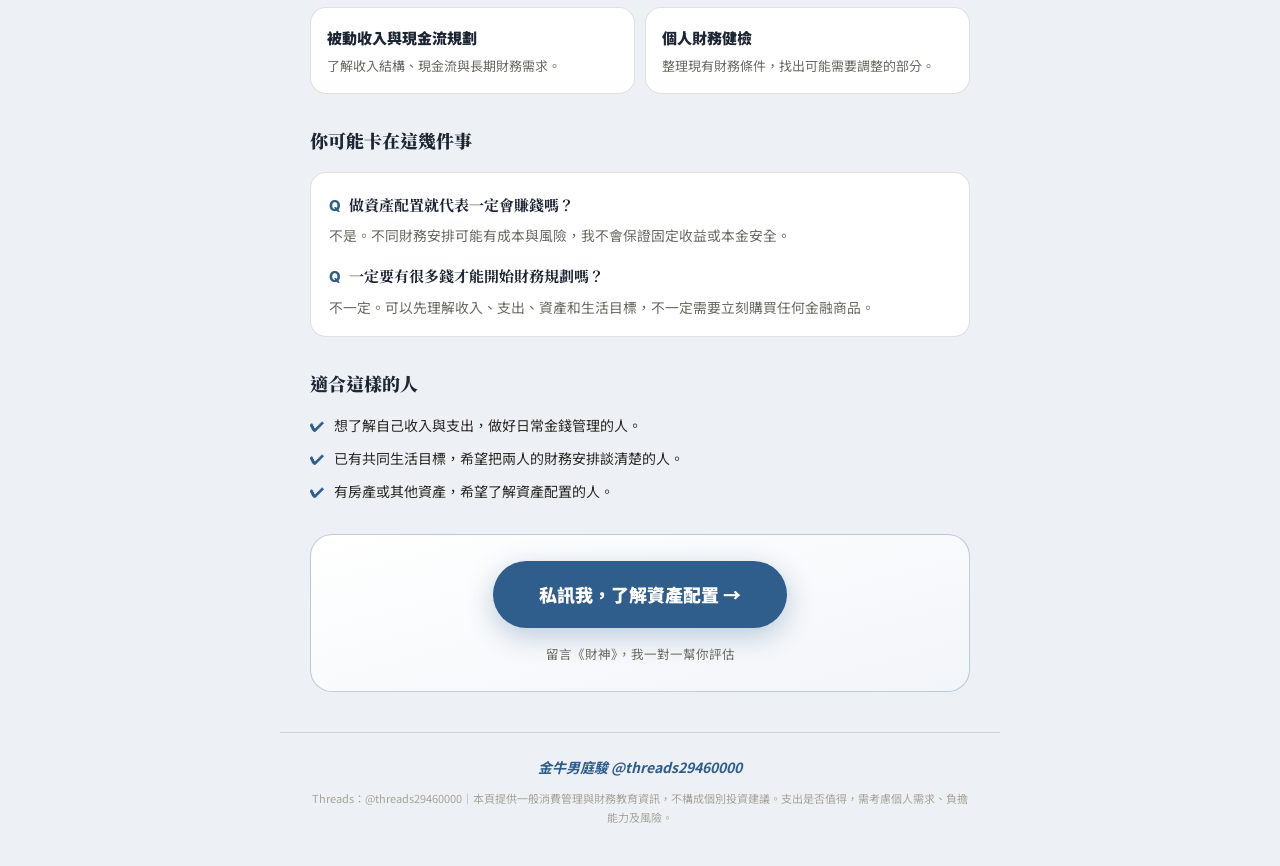
<file: smart-spending-guide.html>
<!DOCTYPE html>

<html data-theme="navy" lang="zh-TW">
<head>
<meta charset="utf-8"/>
<meta content="width=device-width, initial-scale=1.0, viewport-fit=cover" name="viewport"/>
<!-- 要換：頁面標題、分享時顯示的描述 -->
<title>5 種值得花的錢｜聰明消費與生活價值指南｜金牛男庭駿</title>
<meta content="五種值得優先考慮的支出、花錢判斷表、一個月消費盤點和七天行動清單。" name="description"/>
<link href="https://fonts.googleapis.com/css2?family=Noto+Serif+TC:wght@600;700;900&amp;family=Noto+Sans+TC:wght@300;400;500;700;900&amp;family=Inter:wght@400;600;700;800&amp;family=JetBrains+Mono:wght@400;500&amp;display=swap" rel="stylesheet"/>
<style>
/* ── 版型：沿用 2026-08-06-chatgpt-setup／2026-10-01-7-habits 的米色＋金橘 ── */
:root{
  --gold:#D4902A; --gold-bright:#E8A94A; --gold-dim:rgba(var(--a-rgb),0.30);
  --bg:#F4F1EA; --bg2:#FBF8F2; --card:#FFFFFF; --card2:#FAF6EE;
  --code:#12161f; --code-tx:#e6eaf2;
  --text:#2c2a26; --dim:#6d6a62; --faint:#a8a39a; --ink:#2a2620;
  --line:rgba(0,0,0,0.12);
  --ok:#4a7c3f; --ok-bg:rgba(74,124,63,0.07); --ok-line:rgba(74,124,63,0.25);
  --no:#b1431f; --no-bg:rgba(200,70,40,0.06); --no-line:rgba(200,70,40,0.22);
  --dark:linear-gradient(160deg,#15110b 0%,#241a0e 100%);
  --r-md:16px; --r-lg:22px; --pill:50px;
  --bounce:400ms cubic-bezier(0.34,1.56,0.64,1);
  --a-rgb:212,144,42; --sh-rgb:120,90,30; --bg-rgb:244,241,234; --on-accent:#1a1406;
  --serif:"Noto Serif TC",serif; --sans:"Noto Sans TC","Inter",sans-serif; --mono:"JetBrains Mono",monospace;
}
/* ── 配色：改 <html data-theme="…"> 就會換。gold 米金／green 墨綠／navy 海軍藍／rose 乾燥玫瑰 ── */
html[data-theme="green"]{--gold:#3F7D5C;--gold-bright:#5B9A77;--a-rgb:63,125,92;--bg:#EEF2EC;--bg2:#F7F9F5;--card2:#F3F6F1;--bg-rgb:238,242,236;--sh-rgb:40,70,50;--ink:#1f2a24;--on-accent:#ffffff;}
html[data-theme="navy"]{--gold:#2F5D8C;--gold-bright:#4A7AAA;--a-rgb:47,93,140;--bg:#EDF1F5;--bg2:#F7F9FB;--card2:#F2F5F9;--bg-rgb:237,241,245;--sh-rgb:30,50,80;--ink:#1d2632;--on-accent:#ffffff;}
html[data-theme="rose"]{--gold:#B5656B;--gold-bright:#C98389;--a-rgb:181,101,107;--bg:#F6EFEE;--bg2:#FBF7F6;--card2:#F8F1F0;--bg-rgb:246,239,238;--sh-rgb:110,60,60;--ink:#2e2324;--on-accent:#ffffff;}
*{margin:0;padding:0;box-sizing:border-box;}
html{scroll-behavior:smooth;}
body{font-family:var(--sans);color:var(--text);line-height:1.85;overflow-x:hidden;background:var(--bg);
  background-image:radial-gradient(118% 54% at 50% 0%, rgba(var(--a-rgb),0.16) 0%, rgba(var(--a-rgb),0.05) 34%, rgba(var(--bg-rgb),0) 62%);
  background-attachment:fixed;}
.glow{position:fixed;inset:0;z-index:0;pointer-events:none;overflow:hidden;}
.g1{position:absolute;width:min(60vw,680px);height:min(60vw,680px);border-radius:50%;background:radial-gradient(circle, rgba(var(--a-rgb),0.13), rgba(var(--a-rgb),0));top:-18%;right:-14%;filter:blur(20px);}
.g2{position:absolute;width:min(50vw,560px);height:min(50vw,560px);border-radius:50%;background:radial-gradient(circle, rgba(var(--a-rgb),0.12), rgba(var(--a-rgb),0));bottom:-14%;left:-12%;filter:blur(22px);}
.wrap{max-width:720px;margin:0 auto;position:relative;}
.js .fade{opacity:0;transform:translateY(28px);transition:opacity .6s ease,transform .6s ease;}
.fade.vis{opacity:1;transform:translateY(0);}
a{color:var(--gold);text-decoration:none;}
.g{color:var(--gold);}

/* ═════ ① 懸浮按鈕：電腦版掛右側、手機版浮在底部；滑到研究所介紹時自動收起 ═════ */
.float-cta{position:fixed;z-index:40;transition:opacity .3s ease,transform .3s ease;}
.float-cta.hide{opacity:0;pointer-events:none;}
.fc-card{display:none;}
.fc-pill{display:flex;align-items:center;justify-content:center;gap:8px;background:var(--gold);color:var(--on-accent);font-weight:900;font-size:15px;padding:14px 26px;border-radius:var(--pill);box-shadow:0 10px 28px rgba(var(--sh-rgb),0.32);white-space:nowrap;}
.fc-pill .ar{transition:transform .2s;}
.fc-pill:hover .ar{transform:translateX(3px);}
/* 手機／平板：底部置中 */
@media(max-width:1119px){
  .float-cta{left:50%;bottom:calc(16px + env(safe-area-inset-bottom));transform:translateX(-50%);}
  .float-cta.hide{transform:translate(-50%,20px);}
  body{padding-bottom:84px;}
}
/* 電腦：右側卡片 */
@media(min-width:1120px){
  .float-cta{top:120px;right:max(24px,calc((100vw - 720px)/2 - 272px));width:240px;}
  .float-cta.hide{transform:translateX(16px);}
  .fc-pill{display:none;}
  .fc-card{display:block;background:linear-gradient(165deg,var(--card) 0%,var(--card2) 100%);border:1px solid var(--gold-dim);border-left:3px solid var(--gold);border-radius:var(--r-md);padding:20px 20px 22px;box-shadow:0 10px 34px rgba(var(--sh-rgb),0.13);}
  .fc-card .k{font-family:var(--mono);font-size:10px;letter-spacing:0.16em;color:var(--gold);margin-bottom:10px;font-weight:500;}
  .fc-card h4{font-family:var(--serif);font-weight:900;font-size:17px;line-height:1.5;color:var(--ink);margin-bottom:9px;}
  .fc-card p{font-size:12.5px;color:var(--dim);line-height:1.7;margin-bottom:16px;}
  .fc-card a{display:block;text-align:center;background:var(--gold);color:var(--on-accent);font-weight:900;font-size:14px;padding:12px 14px;border-radius:var(--pill);box-shadow:0 6px 18px rgba(var(--a-rgb),0.26);transition:transform var(--bounce);}
  .fc-card a:hover{transform:translateY(-2px);}
}

/* ═════ 開頭：只交代「這頁是什麼」，自介移到最下面 ═════ */
.hero{position:relative;z-index:1;padding:60px 30px 36px;}
.kicker{font-family:var(--mono);font-size:11px;letter-spacing:0.2em;color:var(--gold);margin-bottom:20px;font-weight:500;}
.hero h1{font-family:var(--serif);font-weight:900;font-size:36px;line-height:1.36;margin-bottom:14px;color:var(--ink);}
.hero .h-sub{font-family:var(--serif);font-weight:700;font-size:15px;color:var(--gold);margin-bottom:14px;}
.hero-sub{font-size:15px;color:var(--dim);line-height:1.85;margin-bottom:24px;}
/* 這頁有什麼：數字跟單位寫在一起，點了直接跳到那一段 */
.toc{margin-bottom:24px;}
.toc .tt{font-size:12px;font-weight:700;color:var(--dim);letter-spacing:0.05em;margin-bottom:8px;}
.toc ul{list-style:none;display:flex;flex-wrap:wrap;gap:8px;}
.toc a{display:inline-flex;align-items:center;gap:6px;background:var(--card);border:1px solid var(--gold-dim);border-radius:var(--pill);padding:7px 15px;font-size:14px;font-weight:700;color:var(--ink);transition:border-color .2s;}
.toc a:hover{border-color:var(--gold);}
.toc a b{font-family:"Inter";font-weight:800;color:var(--gold);}
.toc a i{font-style:normal;color:var(--gold);font-size:12px;}
/* 自介卡：全站固定。上面一句是對讀者的承諾，下面是證明 */
.mid-intro{background:var(--card);border:1px solid var(--line);border-left:3px solid var(--gold);border-radius:var(--r-md);padding:16px 20px;margin-bottom:24px;}
.mid-intro .slogan{font-family:var(--serif);font-weight:900;font-size:min(18px,4vw);white-space:nowrap;line-height:1.45;color:var(--ink);margin-top:12px;}

.mid-intro .who{display:flex;align-items:center;gap:14px;}
.mid-intro .who img{width:76px;height:76px;border-radius:50%;object-fit:cover;border:2px solid var(--gold);}
.mid-intro .nm{font-weight:900;font-size:16px;line-height:1.3;color:var(--ink);}
.mid-intro .tt2{font-size:12px;color:var(--dim);line-height:1.4;}
.mid-intro .proof{display:flex;align-items:flex-end;gap:14px;border-top:1px dashed var(--line);margin-top:12px;padding-top:11px;}
.mid-intro .num{flex-shrink:0;line-height:1.2;}
.mid-intro .num .d{font-size:11px;color:var(--dim);}
.mid-intro .num .v{font-family:"Inter";font-weight:800;font-size:18px;color:var(--gold);white-space:nowrap;}
.mid-intro .txt{font-size:14.5px;line-height:1.6;color:var(--text);padding-left:14px;border-left:1px solid var(--line);}
.mid-intro .txt b{color:var(--ink);}
.m-br{display:none;}

/* ═════ ② 乾貨區 ═════ */
.sec{position:relative;z-index:1;padding:38px 30px;border-top:1px solid var(--line);}
.sec-tag{display:inline-block;background:rgba(var(--a-rgb),0.14);color:var(--gold);font-size:12px;font-weight:700;padding:5px 15px;border:1px solid var(--gold-dim);border-radius:var(--pill);margin-bottom:16px;letter-spacing:0.05em;}
.sec h2{font-family:var(--serif);font-weight:900;font-size:24px;line-height:1.42;margin-bottom:14px;color:var(--ink);}
.sec>p{font-size:15px;color:var(--text);line-height:1.9;margin-bottom:14px;}
.tipline{font-size:13.5px;color:var(--dim);line-height:1.75;border-left:2px solid var(--gold-dim);padding-left:14px;margin:13px 0 2px;}
.tipline b{color:var(--gold);}

.tblwrap{overflow-x:auto;margin:12px 0 4px;border:1px solid var(--line);border-radius:var(--r-md);background:var(--card);}
.tbl{width:100%;border-collapse:collapse;font-size:13.5px;}
.tbl th{background:rgba(var(--a-rgb),0.12);color:var(--gold);font-weight:700;text-align:left;padding:10px 13px;border-bottom:2px solid var(--gold-dim);white-space:nowrap;}
.tbl td{padding:10px 13px;border-bottom:1px solid var(--line);vertical-align:top;line-height:1.6;}
.tbl td:first-child{font-family:"Inter";font-weight:800;color:var(--gold);}
.tbl td:nth-child(2){font-weight:700;color:var(--ink);white-space:nowrap;}
.tbl tr:last-child td{border-bottom:none;}

.acc{display:flex;flex-direction:column;gap:10px;}
details.ch{background:var(--card);border:1px solid var(--line);border-radius:var(--r-md);overflow:hidden;}
details.ch[open]{border-color:var(--gold-dim);box-shadow:0 4px 18px rgba(var(--sh-rgb),0.07);}
details.ch summary{list-style:none;cursor:pointer;display:flex;align-items:center;gap:13px;padding:16px 18px;user-select:none;}
details.ch summary::-webkit-details-marker{display:none;}
.ch-n{flex-shrink:0;min-width:34px;height:30px;border-radius:8px;background:rgba(var(--a-rgb),0.14);border:1px solid var(--gold-dim);color:var(--gold);font-family:var(--mono);font-size:12px;display:flex;align-items:center;justify-content:center;}
.ch-t{flex:1;font-weight:700;font-size:14.5px;line-height:1.4;}
.ch-t .en{font-weight:400;color:var(--dim);font-size:12.5px;}
.ch-mk{flex-shrink:0;width:22px;height:22px;position:relative;}
.ch-mk::before,.ch-mk::after{content:"";position:absolute;background:var(--gold);border-radius:2px;transition:transform .25s ease,opacity .25s;}
.ch-mk::before{top:10px;left:4px;width:14px;height:2px;}
.ch-mk::after{top:4px;left:10px;width:2px;height:14px;}
details.ch[open] .ch-mk::after{transform:rotate(90deg);opacity:0;}
.ch-body{padding:6px 18px 18px;border-top:1px solid var(--line);}
.ch-body p{font-size:14px;line-height:1.82;margin:10px 0;}
.pos{background:rgba(var(--a-rgb),0.08);border:1px solid var(--gold-dim);border-radius:12px;padding:11px 14px;margin:10px 0 2px;font-size:13.6px;line-height:1.72;}
.pos b{color:var(--gold);}
.judge{border-radius:12px;padding:11px 14px;margin:7px 0;font-size:13.6px;line-height:1.72;}
.judge.no{background:var(--no-bg);border:1px solid var(--no-line);color:#7a3320;}
.judge.ok{background:var(--ok-bg);border:1px solid var(--ok-line);color:#2f5228;}
.judge .jl{font-weight:700;font-size:11.5px;letter-spacing:0.05em;display:block;margin-bottom:2px;}
.judge.no .jl{color:var(--no);}
.judge.ok .jl{color:var(--ok);}

.cp{background:var(--code);border:2px solid var(--gold);border-radius:var(--r-md);padding:16px;margin:12px 0 2px;position:relative;box-shadow:0 10px 34px rgba(var(--sh-rgb),0.16);}
.cp .pl{font-family:var(--mono);font-size:10.5px;letter-spacing:0.08em;color:var(--gold-bright);margin-bottom:11px;max-width:calc(100% - 96px);}
.cp pre{font-family:var(--mono);font-size:12px;line-height:1.85;color:var(--code-tx);white-space:pre-wrap;word-break:break-word;}
.cp .ph{color:var(--gold-bright);}
.copy-btn{position:absolute;top:11px;right:11px;background:var(--gold);border:1px solid var(--gold);color:var(--on-accent);font-family:var(--sans);font-size:12px;font-weight:700;padding:7px 16px;border-radius:50px;cursor:pointer;}

.ck{display:flex;gap:11px;align-items:flex-start;padding:9px 0;cursor:pointer;border-bottom:1px dashed var(--line);}
.ck:last-of-type{border-bottom:none;}
.ck input{appearance:none;-webkit-appearance:none;flex-shrink:0;width:19px;height:19px;margin-top:4px;border:2px solid var(--gold-dim);border-radius:5px;background:var(--bg2);cursor:pointer;position:relative;transition:all .18s;}
.ck input:checked{background:var(--gold);border-color:var(--gold);}
.ck input:checked::after{content:"";position:absolute;left:5px;top:1px;width:5px;height:10px;border:solid var(--on-accent);border-width:0 2.5px 2.5px 0;transform:rotate(45deg);}
.ck span{font-size:14.5px;line-height:1.7;}
.ck input:checked + span{color:var(--faint);text-decoration:line-through;}
.cklist{background:var(--card);border:1px solid var(--line);border-left:3px solid var(--gold);border-radius:var(--r-md);padding:8px 18px;}

/* ═════ ③ 研究所介紹：跟上面同一套米色＋白卡，不另外換成深色 ═════ */
.inst{position:relative;z-index:1;padding:44px 30px 40px;border-top:1px solid var(--line);}
.inst .kk{display:inline-block;background:rgba(var(--a-rgb),0.14);color:var(--gold);font-size:12px;font-weight:700;padding:5px 15px;border:1px solid var(--gold-dim);border-radius:var(--pill);margin-bottom:16px;letter-spacing:0.05em;}
.inst h2{font-family:var(--serif);font-weight:900;font-size:24px;line-height:1.42;margin-bottom:16px;color:var(--ink);}
.inst h2 .g{color:var(--gold);}
.inst .lead{font-family:var(--serif);font-weight:700;font-size:16.5px;line-height:1.7;color:var(--ink);margin-bottom:16px;padding-left:14px;border-left:3px solid var(--gold);}
.founder{margin-bottom:24px;}
.founder p{font-size:14.5px;line-height:1.9;color:var(--text);margin-bottom:10px;}
.founder p b{color:var(--gold);}
.big{display:grid;grid-template-columns:repeat(3,1fr);gap:10px;margin:0 0 30px;}
.big .b{background:var(--card);border:1px solid var(--line);border-top:3px solid var(--gold);border-radius:var(--r-md);padding:16px 10px;text-align:center;}
.big .bn{font-family:"Inter";font-weight:800;font-size:24px;color:var(--gold);line-height:1.1;}
.big .bl{font-size:12px;color:var(--dim);margin-top:6px;line-height:1.5;}
.inst h3{font-family:var(--serif);font-weight:900;font-size:18px;margin:6px 0 14px;color:var(--ink);}
.tools{display:grid;grid-template-columns:1fr 1fr;gap:10px;margin-bottom:30px;}
.tool{background:var(--card);border:1px solid var(--line);border-radius:var(--r-md);padding:16px;}
.tool.main{grid-column:1 / -1;border-color:var(--gold-dim);border-left:3px solid var(--gold);background:linear-gradient(165deg,var(--card) 0%,var(--card2) 100%);}
.tool .tn{font-weight:900;font-size:15px;color:var(--ink);margin-bottom:4px;}
.tool .tn em{font-style:normal;font-size:11px;font-weight:700;color:var(--on-accent);background:var(--gold);border-radius:50px;padding:1px 8px;margin-left:6px;vertical-align:2px;}
.tool .tn em.soon{background:rgba(0,0,0,0.08);color:var(--dim);}
.tool .td{font-size:13px;color:var(--dim);line-height:1.7;}
.qa{background:var(--card);border:1px solid var(--line);border-radius:var(--r-md);padding:4px 18px 16px;margin-bottom:30px;}
.qa .q{font-family:var(--serif);font-weight:700;font-size:15px;color:var(--ink);margin:14px 0 4px;}
.qa .q::before{content:"Q";color:var(--gold);font-family:"Inter";font-weight:800;margin-right:8px;}
.qa .a{font-size:13.8px;color:var(--dim);line-height:1.8;}
.fit .f{display:flex;gap:10px;font-size:14px;line-height:1.7;margin-bottom:9px;color:var(--text);}
.fit .f::before{content:"\2714";color:var(--gold);font-weight:700;flex-shrink:0;}
.btn-wrap{text-align:center;margin-top:30px;background:linear-gradient(165deg,var(--card) 0%,var(--card2) 100%);border:1px solid var(--gold-dim);border-radius:var(--r-lg);padding:26px 18px;}
.skbtn{display:inline-flex;align-items:center;gap:8px;background:var(--gold);color:var(--on-accent);border-radius:var(--pill);padding:17px 46px;font-weight:900;font-size:18px;box-shadow:0 8px 28px rgba(var(--a-rgb),0.30);transition:transform var(--bounce);position:relative;overflow:hidden;}
.skbtn:hover{transform:translateY(-3px);}
.skbtn::after{content:'';position:absolute;top:0;left:-100%;width:50%;height:100%;background:linear-gradient(90deg,transparent,rgba(255,255,255,0.45),transparent);transform:skewX(-25deg);animation:shine 3.4s ease-in-out infinite;}
@keyframes shine{0%{left:-100%;}22%{left:160%;}100%{left:160%;}}
.btn-note{margin-top:14px;font-size:12.5px;color:var(--dim);}

.footer{position:relative;z-index:1;border-top:1px solid var(--line);padding:22px 30px 40px;text-align:center;}
.footer .fa{font-style:italic;font-size:14px;color:var(--gold);font-weight:700;}
.footer .fc{font-size:11px;color:var(--faint);margin-top:8px;line-height:1.7;}

/* ── 手機版 ── */
@media(max-width:600px){
  .hero{padding:40px 20px 28px;}
  .hero h1{font-size:28px;}
  .sec{padding:32px 20px;}
  .sec h2{font-size:21px;}
  .mid-intro .proof{flex-direction:column;align-items:flex-start;gap:6px;}
  .mid-intro .num{display:flex;align-items:baseline;gap:8px;}
  .mid-intro .num .d{font-size:13px;}
  .mid-intro .txt{padding-left:0;border-left:none;}
  .m-br{display:inline;}
  .tbl{font-size:13px;}
  .tbl th,.tbl td{padding:10px 10px;}
  details.ch summary{padding:15px 16px;align-items:flex-start;}
  .ch-t .en{display:block;margin-top:3px;}
  .ch-mk{margin-top:4px;}
  .inst{padding:34px 20px 32px;}
  .inst h2{font-size:21px;}
  .founder p{font-size:min(14.5px,calc((100vw - 40px) / 26.5));}
  .big .bn{font-size:20px;}
  .tools{grid-template-columns:1fr;}
  .skbtn{font-size:16px;padding:15px 26px;white-space:nowrap;}
  .footer{padding:20px 20px 36px;}
}
</style>
</head>
<body>
<script>document.documentElement.className+=' js';</script>
<div class="glow"><div class="g1"></div><div class="g2"></div></div>
<!-- ═════ ① 懸浮按鈕：電腦版右側卡片、手機版底部按鈕。滑到最下面「關於我」時自動收起 ═════ -->
<div class="float-cta" id="float-cta">
<a class="fc-pill" href="https://lin.ee/S8QUSv8" rel="noopener" target="_blank">私訊我，了解資產配置 <span class="ar">→</span></a>
<div class="fc-card"><div class="k">NEXT STEP</div><h4>這份指南幫你分清楚，<br/><span class="g">什麼錢值得花。</span></h4><p>想讓收入與資產更好支持未來生活，可以進一步一起評估。</p><a href="https://lin.ee/S8QUSv8" rel="noopener" target="_blank">私訊我，了解資產配置</a></div>
</div>
<div class="wrap">
<!-- ═════ 開頭：這頁是什麼 ═════ -->
<header class="hero">
<div class="kicker">FREE GUIDE · 聰明消費與生活選擇</div>
<h1>有些錢越省，<br/><span class="g">生活反而越辛苦。</span></h1>
<div class="h-sub">真正會理財，不是什麼都不買，而是知道什麼錢值得花。</div>
<p class="hero-sub">以前我真的很怕花錢，總覺得能省就省才叫會過日子。後來我慢慢發現，有些花費能幫我們省時間、減少壓力，甚至避免更大的代價。這份指南整理五種值得優先考慮的支出，並附上花錢判斷表、消費盤點表和七天整理清單。</p>
<div class="mid-intro">
<div class="who">
<img alt="金牛男庭駿" src="[data-uri]"/>
<div><div class="nm">金牛男庭駿</div><div class="tt2">財務顧問｜資產配置</div></div>
</div>
<div class="slogan">人生就是一個「體驗的疊加」。</div>
<div class="proof"><div class="txt"><b>協助想建立被動收入的人，了解如何讓資產發揮更多價值。</b><br class="m-br"/>做好財務規劃，才有機會為人生創造更多選擇。</div>
</div>
</div>
<nav class="toc"><div class="tt">這頁有</div><ul><li><a href="#s-worth">① 5 種值得花的錢 ↓</a></li><li><a href="#s-decide">② 花錢前判斷工具 ↓</a></li><li><a href="#s-week">③ 7 天消費整理 ↓</a></li></ul></nav>
</header>
<!-- ═════ ③ 關於我：每一頁都一樣，不跟著乾貨改 ═════ -->

<section class="sec fade" id="s-worth"><span class="sec-tag">5 種值得花的錢 · 重點整理</span><h2>不是越貴越好，<br/><span class="g">而是有沒有真正幫到你</span></h2><p>有些支出是在照顧現在的自己，有些能讓未來少付出一些時間或代價。但每一筆都還是需要考慮實際需求與負擔能力。</p><div class="acc">
<details class="ch"><summary><span class="ch-n">1</span><span class="ch-t">健康上的錢</span><span class="ch-mk"></span></summary><div class="ch-body"><p>身體不舒服一直忍、需要休息卻捨不得停下來，健康問題可能拖延，影響工作與生活。</p><p><b>可以考慮：</b>必要醫療照護、依需求安排健康檢查、合適的運動與飲食。</p><div class="pos"><b>先問自己</b><p>這筆支出符合我的健康需求嗎？是否有更合適的方式？</p></div></div></details>
<details class="ch"><summary><span class="ch-n">2</span><span class="ch-t">能幫你省時間的錢</span><span class="ch-mk"></span></summary><div class="ch-body"><p>有時省下一點費用，卻花更多時間處理同樣的事。省下的時間如果能拿來休息、陪伴家人或完成重要工作，也有價值。</p><p><b>可以考慮：</b>預算內合適的交通方式、必要時購買服務，或減少重複工作的工具。</p><div class="pos"><b>先問自己</b><p>實際省下多少時間？我打算怎麼運用這些時間？</p></div></div></details>
<details class="ch"><summary><span class="ch-n">3</span><span class="ch-t">真的用得上的學習</span><span class="ch-mk"></span></summary><div class="ch-body"><p>學習不是買越多課越好，而是學完能不能真的用在工作、生活或眼前的問題。</p><p><b>可以考慮：</b>工作需要的技能、有實作機會的課程、可以改善生活的知識。</p><div class="pos"><b>先問自己</b><p>我現在真的需要這項能力嗎？學完之後要在哪裡使用？</p></div></div></details>
<details class="ch"><summary><span class="ch-n">4</span><span class="ch-t">陪伴家人的錢</span><span class="ch-mk"></span></summary><div class="ch-body"><p>陪伴重要的人的機會，不一定每次都能等到；但不代表要靠昂貴的旅行或餐廳才算有心意。</p><p><b>可以考慮：</b>能力範圍內的聚餐、活動、交通，以及一起留下回憶的體驗。</p><div class="pos"><b>先問自己</b><p>這是家人真正想要的陪伴嗎？有沒有更簡單但同樣有意義的選擇？</p></div></div></details>
<details class="ch"><summary><span class="ch-n">5</span><span class="ch-t">提升工作效率的工具</span><span class="ch-mk"></span></summary><div class="ch-body"><p>合適的工具可能降低重複工作的時間，但如果買了卻不用，再高級也只是一筆支出。</p><p><b>可以考慮：</b>符合工作需求的設備、軟體、能實際改善流程的工具。</p><div class="pos"><b>先問自己</b><p>它解決哪一個具體問題？我會多久用一次？</p></div></div></details>
</div><div class="pos"><b>值得優先考慮，不代表每一筆都該買。</b><p>如果會擠壓必要生活費、繳款能力或緊急預備金，就算看起來很有價值，也應先評估負擔能力。</p></div></section>
<section class="sec fade"><span class="sec-tag">省錢 vs. 真正划算 · 對比表</span><h2>看起來很省，<br/><span class="g">不一定總成本比較低</span></h2><p>除了標價，也要想想時間、使用頻率、後續費用以及這件事對你有多重要。</p><div class="tblwrap"><table class="tbl"><thead><tr><th>看起來很省</th><th>可能忽略的代價</th><th>可以試著調整</th></tr></thead><tbody>
<tr><td>身體不舒服一直忍</td><td>可能拖延、影響生活</td><td>有需要就適時尋求醫療協助</td></tr>
<tr><td>為省一點錢耗費大量時間</td><td>時間與精神成本</td><td>比較省下金額與花掉時間</td></tr>
<tr><td>一律選最便宜的工具</td><td>不合用、容易重複購買</td><td>比較需求、品質與總成本</td></tr>
<tr><td>不願意花任何學習費用</td><td>可能錯過需要的技能</td><td>先用免費資源，再評估付費學習</td></tr>
<tr><td>覺得陪家人一定花大錢</td><td>因預算壓力減少相處</td><td>選擇負擔得起的共同活動</td></tr></tbody></table></div>
<div class="judge no"><span class="jl">容易誤會</span>「越便宜的選擇，一定越省錢。」</div><div class="judge ok"><span class="jl">換個角度</span>「把時間、後續成本和真正的使用價值一起算進來。」</div></section>
<section class="sec fade" id="s-decide"><span class="sec-tag">花錢前的 5 個問題 · 可複製</span><h2>這筆錢值不值得花？<br/><span class="g">先問自己 5 件事</span></h2><p>遇到一筆猶豫的開銷，不用立刻說服自己買或不買。先把五個問題回答清楚。</p><div class="cklist"><div class="ck">能解決什麼實際問題？說得出具體用途嗎？</div><div class="ck">能省下什麼時間、體力、壓力或其他成本？</div><div class="ck">現在真的需要，還是可以等一等？</div><div class="ck">有沒有更適合或成本更低的替代方法？</div><div class="ck">花完會影響生活費、繳款或緊急預備金嗎？</div></div>
<div class="cp"><div class="pl">COPY · 我的聰明消費檢查表</div><button class="copy-btn" type="button">複製</button><pre>【我的聰明消費檢查表】
想購買的東西或服務：【】
預計花費：【】元

1. 這筆支出能解決什麼實際問題？【】
2. 能省下哪些時間或其他成本？【】
3. 我現在真的需要嗎？【】
4. 有沒有更適合的替代方法？【】
5. 會影響必要生活費或儲蓄嗎？【】

我這次最看重的價值：【】
我的決定：【現在購買／延後評估／暫時不買】</pre></div></section>
<section class="sec fade"><span class="sec-tag">消費習慣 · 六題自我檢查</span><h2>你的錢，<br/><span class="g">有花在重視的生活上嗎？</span></h2><p>這不是正式評分，而是幫你整理自己是否有衝動消費或過度節省的情況。</p>
<div class="cklist"><div class="ck">為了省一點錢，有時候花掉很多時間和精力</div><div class="ck">有必要的健康需求，卻因捨不得花錢一直拖延</div><div class="ck">買了課程或工具，卻不一定真正使用</div><div class="ck">因為折扣特價，買過本來不需要的東西</div><div class="ck">不太清楚每月花多少錢在真正重視的事情上</div><div class="ck">有時過度節省，反而讓自己或家人更辛苦</div></div>
<div class="pos"><b>怎麼運用這份檢查？</b><p>挑一項最有感的習慣，回頭看最近一個月的實際消費。先弄清楚原因，不用一次改掉所有行為。</p></div></section>
<section class="sec fade"><span class="sec-tag">一個月消費盤點 · 可複製</span><h2>最近的錢，<br/><span class="g">到底花在哪裡？</span></h2><p>把消費分成必要生活、健康與品質、成長效率、娛樂其他四類。同一筆支出只算一次，其他固定支出和繳款也要列入。</p><div class="tblwrap"><table class="tbl"><thead><tr><th>分類</th><th>常見內容</th><th>檢查方向</th></tr></thead><tbody>
<tr><td>必要生活</td><td>房租、餐費、交通、水電</td><td>是否超過負擔能力</td></tr><tr><td>健康與生活品質</td><td>醫療、運動、休息需求</td><td>是否符合真正需要</td></tr><tr><td>成長與效率</td><td>學習、設備、工作工具</td><td>是否實際使用</td></tr><tr><td>娛樂與其他</td><td>購物、訂閱、娛樂</td><td>哪些帶來滿足、哪些只是習慣</td></tr></tbody></table></div>
<div class="cp"><div class="pl">COPY · 我的每月消費盤點表</div><button class="copy-btn" type="button">複製</button><pre>【我的一個月消費盤點表】
每月實領收入：【】元
必要生活支出：【】元
健康與生活品質支出：【】元
學習與效率工具支出：【】元
娛樂與其他消費：【】元
其他固定支出及繳款：【】元

最近一筆最值得的花費：【】
值得的原因：【】
最近一筆後悔的花費：【】
後悔的原因：【】
有沒有不該省、卻一直捨不得花的地方？【】

下個月想減少的一項支出：【】
下個月想優先安排的一項重要支出：【】
我希望自己的金錢，支持什麼樣的生活？【】</pre></div><div class="pos"><b>記帳不是責怪自己。</b><p>填完之後，挑一項真正可以減少的消費，也替重要的生活需求留下適合的預算。</p></div></section>
<section class="sec fade" id="s-week"><span class="sec-tag">7 天行動清單 · 可以直接照著做</span><h2>一天只做一件事，<br/><span class="g">重新整理花錢優先順序</span></h2><div class="cklist"><div class="ck"><b>DAY 1｜整理上個月的花費</b>：先了解錢花在哪裡，不用急著責怪自己。</div><div class="ck"><b>DAY 2｜找出最值得的三筆花費</b>：想想這些花費帶來哪些實際價值。</div><div class="ck"><b>DAY 3｜找出最不必要的三筆花費</b>：檢查衝動消費、重複訂閱及沒用的服務。</div><div class="ck"><b>DAY 4｜檢查健康與休息需求</b>：有沒有真正需要處理、卻一直拖延的事情？</div><div class="ck"><b>DAY 5｜盤點最耗時間的工作</b>：有哪些流程或工具可以降低負擔？</div><div class="ck"><b>DAY 6｜為重要的人安排時間</b>：選一個可負擔、彼此都喜歡的活動。</div><div class="ck"><b>DAY 7｜設定下個月的花錢原則</b>：選一筆要減少的消費，以及一筆值得優先考慮的支出。</div></div>
<div class="cp"><div class="pl">COPY · 7 天消費整理清單</div><button class="copy-btn" type="button">複製</button><pre>【我的 7 天消費整理清單】
☐ DAY 1｜整理上個月的花費
☐ DAY 2｜找出最值得的三筆花費
☐ DAY 3｜找出最不必要的三筆花費
☐ DAY 4｜檢查健康與休息需求
☐ DAY 5｜盤點最耗時間的工作
☐ DAY 6｜為重要的人安排時間
☐ DAY 7｜設定下個月的花錢原則

下個月我想減少的支出：【】
下個月我想優先安排的支出：【】</pre></div>
<div class="pos"><b>不是把每一筆錢都省下來。</b><p>而是讓每一筆安排，更接近你想過的生活。想進一步盤點收入、支出和資產，可以帶著整理結果找我一起評估。</p></div></section>







<section class="inst" id="institute">
<div class="kk">ABOUT · 金牛男庭駿</div>
<h2>我在意的不是存到最多錢，<br/><span class="g">而是能選擇自己想過的生活。</span></h2>
<p class="lead">財務規劃不只是為了累積數字，也希望能讓自己有機會照顧健康、陪伴重要的人，選擇想過的生活。</p>
<div class="founder">
<p>我以前做過護理師，也經歷過依靠工作時間換取收入的生活。後來在殯葬業做直銷六年，帶領過上千人的團隊。但每天都要處理團隊、管理人事，真正能夠自由安排的時間其實很有限。直到公司突然宣布轉型，我才開始重新思考：什麼才是真正的時間自由？</p>
<p>後來我開始研究房地產、資產配置與現金流規劃，也開始協助別人了解自己的財務狀況。我一直相信，賺錢不是人生唯一的目的。人生就是一個「體驗的疊加」，資產配置是讓自己有機會擁有更多選擇的方法之一。</p>
</div>
<!-- 三個數字：沒有真的數字就整段刪掉，不要編 -->
<div class="big">
<div class="b"><div class="bn">6 年</div><div class="bl">殯葬業直銷經驗</div></div>
<div class="b"><div class="bn">5 年</div><div class="bl">財務顧問經驗</div></div>
<div class="b"><div class="bn">1,000+</div><div class="bl">曾帶領團隊人數</div></div>
</div>
<h3>我能幫你什麼？</h3>
<div class="tools">
<div class="tool main"><div class="tn">不動產活化與資產配置<em>主打</em></div><div class="td">協助盤點現有不動產與其他資產，評估適合自己的運用方向。</div></div>
<div class="tool"><div class="tn">被動收入與現金流規劃</div><div class="td">了解收入結構、現金流與長期財務需求。</div></div>
<div class="tool"><div class="tn">個人財務健檢</div><div class="td">整理現有財務條件，找出可能需要調整的部分。</div></div>
</div>
<h3>你可能卡在這幾件事</h3>
<div class="qa">
<div class="q">做資產配置就代表一定會賺錢嗎？</div>
<div class="a">不是。不同財務安排可能有成本與風險，我不會保證固定收益或本金安全。</div>
<div class="q">一定要有很多錢才能開始財務規劃嗎？</div>
<div class="a">不一定。可以先理解收入、支出、資產和生活目標，不一定需要立刻購買任何金融商品。</div>
</div>
<h3>適合這樣的人</h3>
<div class="fit">
<div class="f">想了解自己收入與支出，做好日常金錢管理的人。</div>
<div class="f">已有共同生活目標，希望把兩人的財務安排談清楚的人。</div>
<div class="f">有房產或其他資產，希望了解資產配置的人。</div>
</div>
<div class="btn-wrap">
<a class="skbtn" href="https://lin.ee/S8QUSv8" rel="noopener" target="_blank">私訊我，了解資產配置 →</a>
<div class="btn-note">留言《財神》，我一對一幫你評估</div>
</div>
</section>
<footer class="footer">
<div class="fa">金牛男庭駿 @threads29460000</div>
<div class="fc">Threads：@threads29460000｜本頁提供一般消費管理與財務教育資訊，不構成個別投資建議。支出是否值得，需考慮個人需求、負擔能力及風險。</div>
</footer>
</div>
<script>
// 複製：每個灰底框右上角的按鈕，複製同一框裡的文字
document.querySelectorAll('.copy-btn').forEach(function(btn){
  btn.addEventListener('click', function(){
    var txt = btn.parentElement.querySelector('pre').innerText;
    function done(){ btn.textContent = '已複製'; setTimeout(function(){ btn.textContent = '複製'; }, 1800); }
    function fallback(){ var t=document.createElement('textarea'); t.value=txt; document.body.appendChild(t); t.select(); try{document.execCommand('copy');}catch(e){} t.remove(); done(); }
    if(navigator.clipboard){ navigator.clipboard.writeText(txt).then(done, fallback); } else { fallback(); }
  });
});

// 頁內跳轉：不靠網址的 #，直接捲過去（預覽視窗、IG 內建瀏覽器裡 # 有時不會動）
document.querySelectorAll('a[href^="#"]').forEach(function(link){
  link.addEventListener('click', function(e){
    var target = document.getElementById(link.getAttribute('href').slice(1));
    if(!target) return;
    e.preventDefault();
    target.classList.add('vis');
    target.scrollIntoView({behavior:'smooth', block:'start'});
  });
});

// 懸浮按鈕：「關於我」出現在畫面上時收起，避免兩顆按鈕同時出現
var fc = document.getElementById('float-cta');
var inst = document.getElementById('institute');
if(fc && inst && 'IntersectionObserver' in window){
  new IntersectionObserver(function(es){
    fc.classList.toggle('hide', es[0].isIntersecting);
  }, {threshold:0.05}).observe(inst);
}

// 捲動淡入
function reveal(){
  var vh = window.innerHeight;
  document.querySelectorAll('.fade:not(.vis)').forEach(function(el){
    if(el.getBoundingClientRect().top < vh*0.94) el.classList.add('vis');
  });
}
window.addEventListener('scroll', reveal, {passive:true});
window.addEventListener('load', reveal);
reveal();
setTimeout(function(){ document.querySelectorAll('.fade').forEach(function(el){ el.classList.add('vis'); }); }, 2500);
</script>
</body>
</html>
</file>
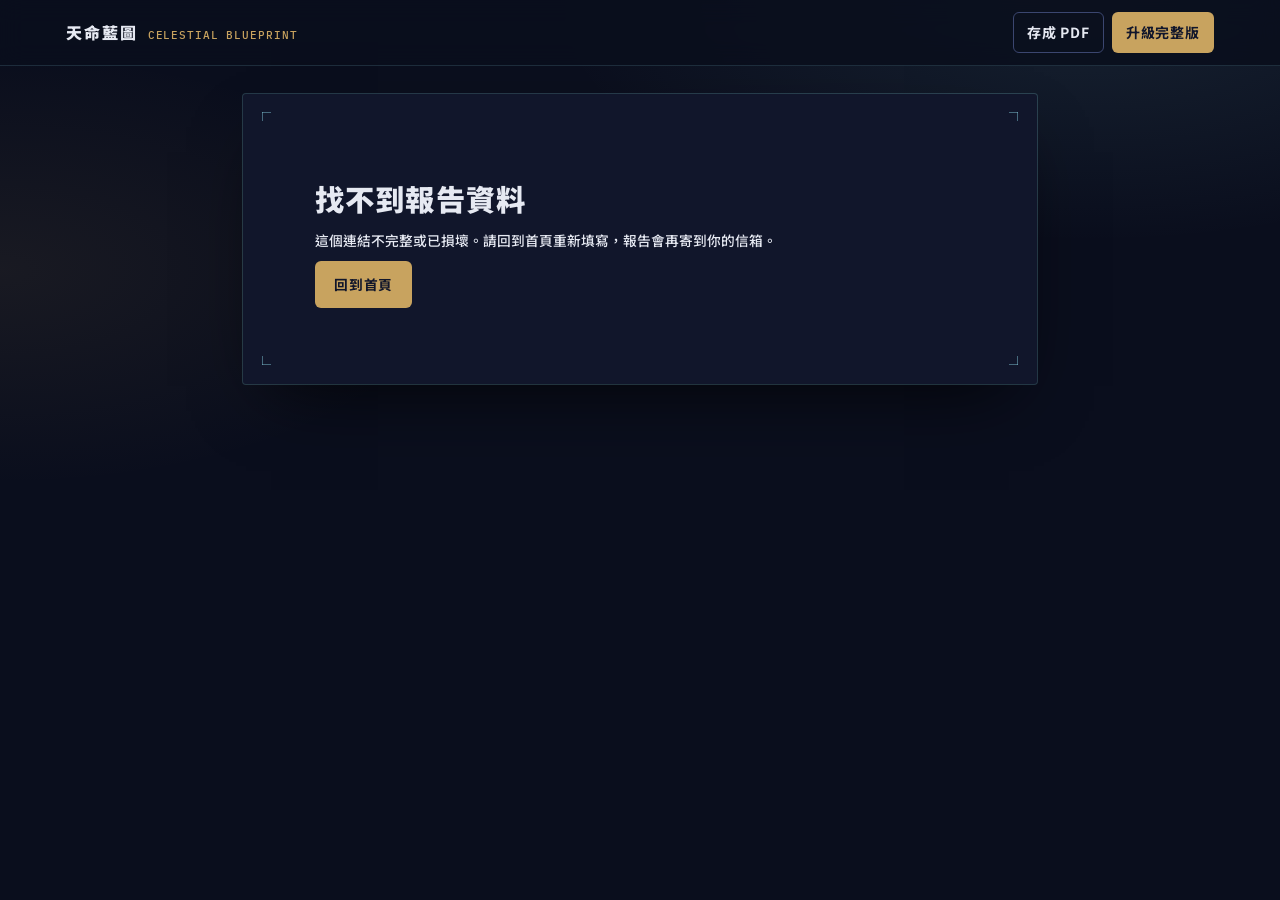
<file: astrology/blueprint/report.html>
<!doctype html>
<html lang="zh-Hant">
<head>
<meta charset="utf-8">
<meta name="viewport" content="width=device-width,initial-scale=1,viewport-fit=cover">
<title>天命藍圖</title>
<meta name="robots" content="noindex">
<meta name="theme-color" content="#0a0e1d">
<link rel="preconnect" href="https://fonts.googleapis.com"><link rel="preconnect" href="https://fonts.gstatic.com" crossorigin>
<link rel="stylesheet" href="https://fonts.googleapis.com/css2?family=Noto+Sans+TC:wght@300;400;500;700;900&family=IBM+Plex+Mono:wght@400;500;600&family=Noto+Sans+Symbols:wght@400;600&family=Cinzel:wght@600&display=swap">
<link rel="stylesheet" href="assets/style.css?v=8">
</head>
<body>
<header class="bar"><div class="bar-in"><a class="brand" href="./">天命藍圖 <small>CELESTIAL BLUEPRINT</small></a>
  <div class="bar-actions"><button class="btn btn-ghost btn-sm" id="print" type="button">存成 PDF</button><a class="btn btn-main btn-sm" href="#upgrade" onclick="document.getElementById('upgrade').scrollIntoView({behavior:'smooth'});return false;">升級完整版</a></div></div></header>
<main class="stack" id="report"></main>
<script src="assets/config.js?v=8"></script>
<script src="vendor/astronomy.browser.min.js?v=8"></script>
<script src="assets/astro.js?v=8"></script>
<script src="assets/charts.js?v=8"></script>
<script src="assets/texts.js?v=8"></script>
<script src="assets/report.js?v=8"></script>
</body>
</html>
</file>
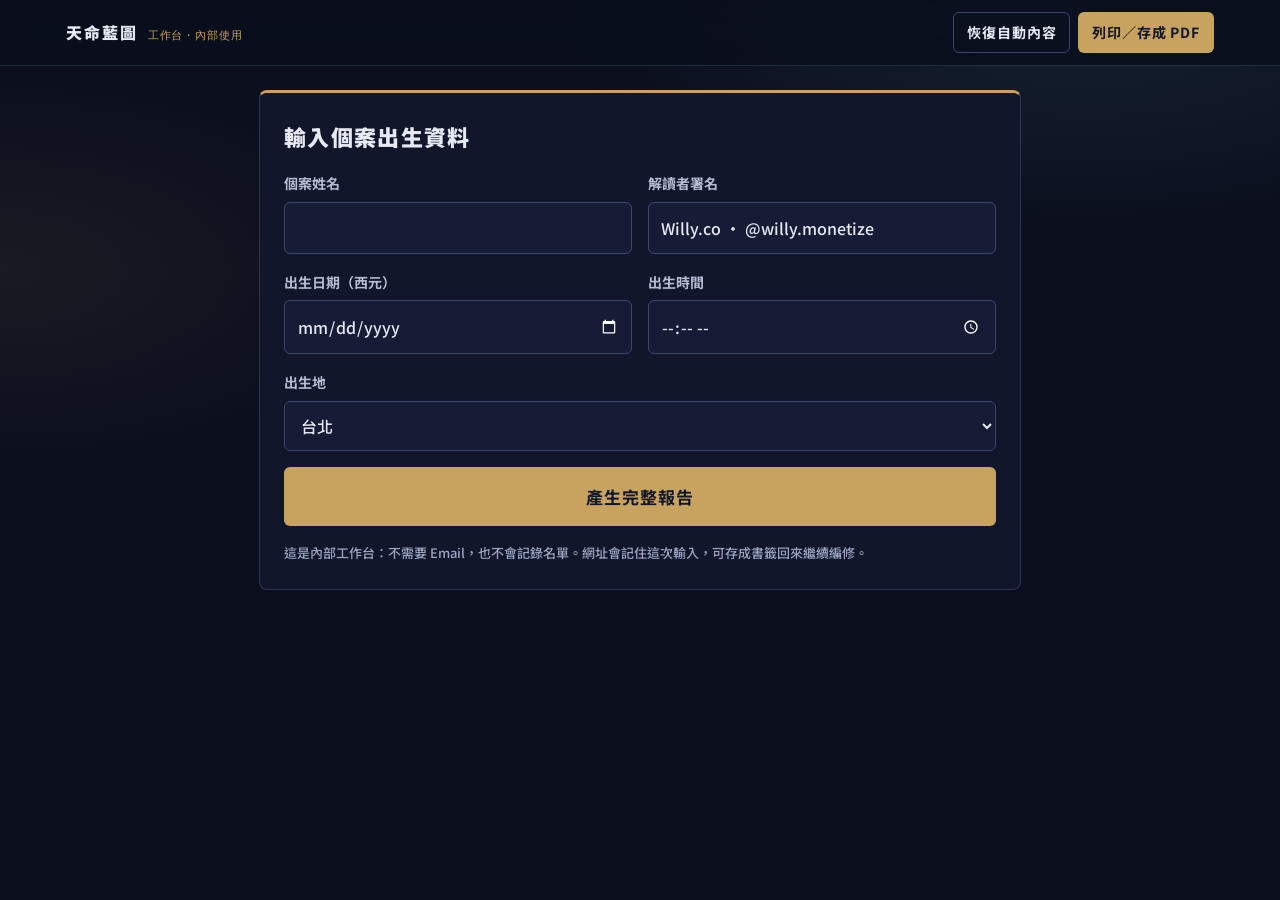
<file: astrology/blueprint/studio.html>
<!doctype html>
<html lang="zh-Hant">
<head>
<meta charset="utf-8">
<meta name="viewport" content="width=device-width,initial-scale=1,viewport-fit=cover">
<title>天命藍圖工作台</title>
<meta name="robots" content="noindex,nofollow">
<meta name="theme-color" content="#0a0e1d">
<link rel="preconnect" href="https://fonts.googleapis.com"><link rel="preconnect" href="https://fonts.gstatic.com" crossorigin>
<link rel="stylesheet" href="https://fonts.googleapis.com/css2?family=Noto+Sans+TC:wght@300;400;500;700;900&family=IBM+Plex+Mono:wght@400;500;600&family=Noto+Sans+Symbols:wght@400;600&family=Cinzel:wght@600&display=swap">
<link rel="stylesheet" href="assets/style.css?v=8">
<link rel="stylesheet" href="assets/studio.css?v=8">
</head>
<body>
<header class="bar"><div class="bar-in"><span class="brand">天命藍圖 <small>工作台・內部使用</small></span>
  <div class="bar-actions"><button class="btn btn-ghost btn-sm" id="clear" type="button">恢復自動內容</button><button class="btn btn-main btn-sm" id="print" type="button">列印／存成 PDF</button></div></div></header>
<section class="studio no-print">
  <form id="studio-form" class="form" novalidate>
    <h2>輸入個案出生資料</h2>
    <div class="field"><label for="name">個案姓名</label><input id="name" maxlength="20"></div>
    <div class="field"><label for="reader">解讀者署名</label><input id="reader" maxlength="40"></div>
    <div class="field"><label for="bdate">出生日期（西元）</label><input id="bdate" type="date" min="1900-01-01" max="2100-12-31" required></div>
    <div class="field"><label for="btime">出生時間</label><input id="btime" type="time" required></div>
    <div class="field full"><label for="city">出生地</label><select id="city"></select></div>
    <div class="other" id="other" hidden>
      <div class="field"><label for="cityname">城市名稱</label><input id="cityname" maxlength="20"></div>
      <div class="field"><label for="lat">緯度</label><input id="lat" inputmode="decimal" placeholder="25.03"></div>
      <div class="field"><label for="lon">經度</label><input id="lon" inputmode="decimal" placeholder="121.56"></div>
      <div class="field full"><label for="tz">時區</label><select id="tz"></select></div>
    </div>
    <button class="btn btn-main" type="submit">產生完整報告</button>
    <p class="hint" id="status" role="status" aria-live="polite" style="grid-column:1/-1;">這是內部工作台：不需要 Email，也不會記錄名單。網址會記住這次輸入，可存成書籤回來繼續編修。</p>
  </form>
</section>
<main class="stack" id="report"></main>
<script src="assets/config.js?v=8"></script>
<script src="assets/cities.js?v=8"></script>
<script src="vendor/astronomy.browser.min.js?v=8"></script>
<script src="assets/astro.js?v=8"></script>
<script src="assets/charts.js?v=8"></script>
<script src="assets/texts.js?v=8"></script>
<script src="assets/narrative.js?v=8"></script>
<script src="assets/studio.js?v=8"></script>
</body>
</html>
</file>
<file: astrology/blueprint/assets/style.css>
/* 天命藍圖：觀測站樣式（深靛儀表盤）。單一深色設計。
   Layout: landing = 文案＋表單在左、個人化閘門輪在右；report = 置中紙張欄位，列印時為 A4。 */
:root{
  color-scheme:dark;
  --ground:#0a0e1d; --panel:#11162b; --panel2:#161c35; --panel3:#1b2240;
  --ink:#e6e9f2; --mute:#9aa3bf; --mute2:#b3bad2; --line:#2c3557; --line2:#3b4670;
  --cyan:#86cfe0; --gold:#c8a35f; --coral:#e2735e; --earth:#1e4b55; --air:#383f6e; --deep:#262d52;
  --sans:'Noto Sans TC','PingFang TC','Microsoft JhengHei',sans-serif;
  --mono:'IBM Plex Mono',ui-monospace,'SFMono-Regular',Menlo,monospace;
  --sym:'Noto Sans Symbols','Segoe UI Symbol',sans-serif;
}
*{box-sizing:border-box;}
[hidden]{display:none !important;}
html{scroll-padding-top:80px;}
body{margin:0;background-color:var(--ground);background-image:
  radial-gradient(ellipse 70% 45% at 85% 0%, rgba(134,207,224,.10), rgba(0,0,0,0) 60%),
  radial-gradient(ellipse 60% 40% at 0% 30%, rgba(200,163,95,.08), rgba(0,0,0,0) 60%);
  background-attachment:fixed;color:var(--ink);font-family:var(--sans);font-weight:500;line-height:1.75;-webkit-font-smoothing:antialiased;}
a{color:var(--cyan);}
button,input,select{font:inherit;}
:focus-visible{outline:2px solid var(--cyan);outline-offset:2px;}

/* ---------- 頂部列 ---------- */
.bar{position:sticky;top:0;z-index:20;background:rgba(10,14,29,.86);-webkit-backdrop-filter:blur(12px);backdrop-filter:blur(12px);border-bottom:1px solid rgba(134,207,224,.16);}
.bar-in{max-width:1180px;margin:0 auto;display:flex;align-items:center;gap:16px;padding:12px max(16px,env(safe-area-inset-right,0px)) 12px max(16px,env(safe-area-inset-left,0px));}
.brand{display:flex;align-items:baseline;gap:10px;color:var(--ink);text-decoration:none;font-weight:900;letter-spacing:.12em;}
.brand small{font-family:var(--mono);font-size:11px;font-weight:500;letter-spacing:.08em;color:var(--gold);}
.bar-actions{margin-left:auto;display:flex;gap:8px;}
.btn{white-space:nowrap;display:inline-flex;align-items:center;justify-content:center;gap:8px;border-radius:6px;padding:10px 18px;font-weight:700;letter-spacing:.06em;text-decoration:none;cursor:pointer;border:1px solid transparent;transition:background-color .2s,border-color .2s;}
.btn-main{background:var(--gold);color:#11162b;}
.btn-main:hover{background:#d8b672;}
.btn-ghost{background:transparent;color:var(--ink);border-color:var(--line2);}
.btn-ghost:hover{border-color:var(--cyan);}
.btn[aria-disabled="true"]{opacity:.55;cursor:default;pointer-events:none;}
.btn-sm{padding:7px 13px;font-size:14px;}

/* ---------- 首頁 ---------- */
.landing{max-width:1180px;margin:0 auto;padding:48px max(16px,env(safe-area-inset-right,0px)) 80px max(16px,env(safe-area-inset-left,0px));display:grid;grid-template-columns:minmax(0,1.05fr) minmax(0,.95fr);gap:48px;align-items:start;}
.hero h1{margin:0;font-size:clamp(40px,6.4vw,76px);line-height:1.05;font-weight:900;letter-spacing:.02em;text-wrap:balance;}
.hero h1 span{display:block;color:var(--gold);font-weight:300;}
.hero .lede{margin:20px 0 0;max-width:30em;font-size:18px;color:var(--mute2);}
.inside{margin:26px 0 0;padding:0;list-style:none;display:grid;grid-template-columns:1fr 1fr;gap:10px 18px;}
.inside li{display:flex;gap:10px;align-items:baseline;font-size:15.5px;}
.inside li b{font-family:var(--mono);color:var(--cyan);font-size:13px;}
.art{position:sticky;top:96px;}
.art figure{margin:0;}
.art svg{display:block;width:100%;height:auto;}
.art figcaption{margin-top:10px;font-size:13.5px;color:var(--mute);text-align:center;}
@media (prefers-reduced-motion:no-preference){.art svg{animation:dial 2.4s cubic-bezier(.2,.7,.2,1) both;}}
@keyframes dial{from{transform:rotate(-30deg);opacity:.35;}to{transform:none;opacity:1;}}

.form{margin-top:32px;background:var(--panel);border:1px solid var(--line);border-top:3px solid var(--gold);border-radius:8px;padding:24px;display:grid;grid-template-columns:1fr 1fr;gap:16px 16px;}
.form h2{grid-column:1/-1;margin:0;font-size:22px;font-weight:900;letter-spacing:.06em;}
.field{display:flex;flex-direction:column;gap:6px;min-width:0;}
.field.full{grid-column:1/-1;}
.field label{font-size:14px;font-weight:700;color:var(--mute2);}
.field input,.field select{width:100%;background:var(--panel2);border:1px solid var(--line2);color:var(--ink);border-radius:6px;padding:11px 12px;min-height:46px;}
.field input:focus,.field select:focus{border-color:var(--cyan);outline:none;box-shadow:0 0 0 3px rgba(134,207,224,.18);}
.hint{font-size:13px;color:var(--mute);margin:0;}
.other{grid-column:1/-1;display:grid;grid-template-columns:1fr 1fr 1.3fr;gap:12px;}
.consent{grid-column:1/-1;display:flex;gap:10px;align-items:flex-start;font-size:14px;color:var(--mute2);}
.consent input{margin-top:5px;width:18px;height:18px;accent-color:var(--gold);flex:none;}
.hp{position:absolute;left:-9999px;width:1px;height:1px;overflow:hidden;}
.form .btn-main{grid-column:1/-1;font-size:17px;padding:14px 18px;}
.msg{grid-column:1/-1;margin:0;font-size:15px;border-radius:6px;padding:12px 14px;}
.msg.err{background:rgba(226,115,94,.12);border:1px solid rgba(226,115,94,.5);color:#f4b5a8;}
.msg.ok{background:rgba(134,207,224,.1);border:1px solid rgba(134,207,224,.45);color:var(--ink);}
.foot{max-width:1180px;margin:0 auto;padding:24px max(16px,env(safe-area-inset-right,0px)) 40px max(16px,env(safe-area-inset-left,0px));color:var(--mute);font-size:13px;border-top:1px solid var(--line);}
@media (max-width:900px){
  .landing{grid-template-columns:1fr;gap:28px;padding-top:28px;}
  .art{position:static;order:-1;max-width:420px;margin:0 auto;width:100%;}
}
@media (max-width:560px){
  .brand small{display:none;}
  .bar-actions .btn-sm{padding:7px 11px;font-size:13px;}
  .form{grid-template-columns:1fr;padding:20px 16px;}
  .other{grid-template-columns:1fr;}
  .inside{grid-template-columns:1fr;}
}

/* ---------- 報告 ---------- */
.stack{display:flex;flex-direction:column;align-items:center;gap:28px;padding:28px max(16px,env(safe-area-inset-right,0px)) 80px max(16px,env(safe-area-inset-left,0px));}
.page{width:100%;max-width:210mm;position:relative;background:var(--panel);border-radius:3px;overflow:hidden;
  box-shadow:0 0 0 1px rgba(134,207,224,.22),0 30px 70px -28px rgba(0,0,0,.8);}
.in{padding:21mm 19mm 18mm;}
.in::after{content:"";position:absolute;inset:5mm;pointer-events:none;--c:rgba(134,207,224,.45);background:
  linear-gradient(var(--c),var(--c)) left top/9px 1px no-repeat,linear-gradient(var(--c),var(--c)) left top/1px 9px no-repeat,
  linear-gradient(var(--c),var(--c)) right top/9px 1px no-repeat,linear-gradient(var(--c),var(--c)) right top/1px 9px no-repeat,
  linear-gradient(var(--c),var(--c)) left bottom/9px 1px no-repeat,linear-gradient(var(--c),var(--c)) left bottom/1px 9px no-repeat,
  linear-gradient(var(--c),var(--c)) right bottom/9px 1px no-repeat,linear-gradient(var(--c),var(--c)) right bottom/1px 9px no-repeat;}
.hd{position:absolute;top:9mm;left:19mm;right:19mm;display:flex;justify-content:space-between;gap:4mm;font-size:7.5pt;letter-spacing:.24em;color:#7f89aa;}
.ft{position:absolute;bottom:9mm;left:19mm;right:19mm;display:flex;justify-content:space-between;align-items:center;font-family:var(--mono);font-size:7pt;color:#7f89aa;letter-spacing:.1em;}
.ft .pn{font-size:9.5pt;font-weight:600;color:var(--cyan);}
.part{display:flex;align-items:center;gap:2.4mm;font-size:10pt;font-weight:700;letter-spacing:.2em;color:var(--gold);}
.part b{font-family:var(--mono);font-size:9pt;color:#0d1226;background:var(--gold);padding:.6mm 1.8mm;border-radius:1px;letter-spacing:.04em;}
.page h1{font-size:22pt;font-weight:900;letter-spacing:.04em;margin:1.5mm 0 3mm;line-height:1.3;text-wrap:balance;}
.page h1 .t{font-weight:400;color:var(--cyan);}
.key{font-size:10pt;line-height:1.8;color:var(--mute2);border-left:2px solid var(--cyan);padding-left:4mm;margin:0 0 4mm;}
.page h2{font-size:12.5pt;font-weight:700;color:var(--cyan);margin:4mm 0 2mm;letter-spacing:.06em;}
.page p{font-size:10.3pt;line-height:1.85;margin:0 0 2mm;}
.mono{font-family:var(--mono);font-variant-numeric:tabular-nums;}
.fig{position:relative;margin:3mm 0 0;padding:9mm 4mm 4mm;border:1px solid #2f395e;border-radius:2px;background-color:#131931;
  background-image:linear-gradient(rgba(134,207,224,.06) 1px,transparent 1px),linear-gradient(90deg,rgba(134,207,224,.06) 1px,transparent 1px);background-size:5mm 5mm;}
.fig-cap{position:absolute;top:2.6mm;left:4mm;right:4mm;display:flex;justify-content:space-between;gap:3mm;font-family:var(--mono);font-size:6.8pt;font-weight:500;letter-spacing:.12em;color:var(--cyan);}
.fig-cap b{color:var(--ink);font-weight:600;}
.chart-svg{display:block;width:100%;height:auto;margin:0 auto;}
.legend{display:flex;flex-wrap:wrap;justify-content:center;gap:1.5mm 5mm;margin-top:2.5mm;font-size:8.4pt;color:var(--mute2);}
.legend span{display:inline-flex;align-items:center;gap:1.6mm;}
.sw{display:inline-block;width:5mm;height:2.6mm;border-radius:1px;}
.sw.p{background:var(--ink);} .sw.d{background:var(--coral);} .sw.b{background:repeating-linear-gradient(90deg,var(--ink) 0 1.4mm,var(--coral) 1.4mm 2.8mm);}
.sw.tri{height:0;border-top:2px solid #79c2cf;} .sw.sx{height:0;border-top:2px dashed #79c2cf;} .sw.sq{height:0;border-top:2px solid var(--coral);}
table.dt{width:100%;border-collapse:collapse;font-size:9pt;}
table.dt th{font-weight:700;color:var(--cyan);text-align:left;font-size:8pt;letter-spacing:.1em;padding:1.4mm 2mm;border-bottom:1.2px solid var(--cyan);}
table.dt td{padding:1.3mm 2mm;border-bottom:1px solid var(--line);white-space:nowrap;}
table.dt td.sym{font-family:var(--sym);font-weight:600;}
.tables2{display:grid;grid-template-columns:1fr 1fr;gap:5mm;margin-top:3mm;}
.sumgrid{display:grid;grid-template-columns:repeat(3,1fr);border-top:1.2px solid var(--cyan);margin-top:3mm;}
.sumgrid div{padding:2mm 2.4mm;border-bottom:1px solid var(--line);border-right:1px solid var(--line);min-width:0;}
.sumgrid div:nth-child(3n){border-right:0;}
.sumgrid .k{display:block;font-size:7.6pt;font-weight:500;letter-spacing:.14em;color:var(--cyan);}
.sumgrid .v{font-size:10pt;font-weight:700;}
.g3{display:grid;grid-template-columns:repeat(3,1fr);gap:3.4mm;}
.trio{border-radius:3mm;padding:4mm;color:#eef1f8;}
.trio .lb{font-size:8pt;letter-spacing:.2em;color:var(--gold);font-weight:700;}
.trio .big{font-size:17pt;font-weight:900;letter-spacing:.08em;margin:1.2mm 0 .3mm;}
.trio .dg{font-family:var(--mono);font-size:8.4pt;opacity:.85;margin-bottom:2mm;}
.trio p{color:#eef1f8;font-size:9.4pt;line-height:1.75;margin:0;}
.bars{display:grid;grid-template-columns:1fr 1fr;gap:8mm;margin-top:2mm;}
.bar-r{display:grid;grid-template-columns:12mm 1fr 6mm;gap:2.5mm;align-items:center;margin:1.6mm 0;font-size:9pt;}
.bar-r .tr{height:4.4mm;background:#232b4b;border-radius:3mm;overflow:hidden;}
.bar-r .fl{height:100%;border-radius:3mm;}
.box{border:1px solid var(--line);background:var(--panel2);border-radius:2.5mm;padding:3.6mm 4.2mm;margin:3mm 0;}
.box.warm{border-color:rgba(226,115,94,.45);background:rgba(226,115,94,.07);}
.box h3{margin:0 0 1mm;font-size:10.6pt;}
.box p{margin:0;}
.card{margin:4mm auto 0;max-width:150mm;background:#0d1226;border:1px solid rgba(200,163,95,.35);border-radius:5mm;padding:10mm 11mm;position:relative;overflow:hidden;}
.card::before{content:"";position:absolute;inset:0;background:radial-gradient(circle at 85% 8%,rgba(200,163,95,.22),rgba(0,0,0,0) 45%),radial-gradient(circle at 8% 95%,rgba(134,207,224,.16),rgba(0,0,0,0) 50%);pointer-events:none;}
.card > *{position:relative;}
.card .ttl{text-align:center;font-size:21pt;font-weight:900;letter-spacing:.2em;}
.card .sub{text-align:center;font-size:8.6pt;color:var(--mute);letter-spacing:.12em;}
.card .rule{height:1px;background:linear-gradient(90deg,rgba(200,163,95,0),var(--gold),rgba(200,163,95,0));margin:6mm 0;}
.card dl{display:grid;grid-template-columns:24mm 1fr;row-gap:3.6mm;margin:0;font-size:9.8pt;line-height:1.65;}
.card dt{font-family:var(--mono);color:var(--gold);font-size:7.6pt;letter-spacing:.2em;padding-top:.8mm;}
.card dd{margin:0;}
.card .kw{text-align:center;font-size:15pt;letter-spacing:.25em;margin-top:2mm;font-weight:700;}
.tease{background:linear-gradient(135deg,rgba(134,207,224,.12),rgba(200,163,95,.10));border:1px solid rgba(134,207,224,.35);border-radius:3mm;padding:4mm 5mm;margin:2mm 0 4mm;}
.tease p{margin:0;font-size:10.6pt;}
.tease b{color:var(--gold);}
.full-list{display:grid;grid-template-columns:1fr 1fr;gap:1.4mm 6mm;margin:0;padding:0;list-style:none;font-size:9.6pt;}
.full-list li{display:flex;gap:2mm;align-items:baseline;}
.full-list li::before{content:"";flex:none;width:1.6mm;height:1.6mm;background:var(--gold);transform:rotate(45deg);position:relative;top:-.4mm;}
.offers{display:grid;grid-template-columns:1fr 1fr;gap:4mm;margin-top:5mm;}
.offer{border:1px solid var(--line2);border-radius:3mm;padding:5mm;background:var(--panel2);display:flex;flex-direction:column;gap:2mm;}
.offer.main{border-color:var(--gold);box-shadow:inset 0 3px 0 var(--gold);}
.offer h3{margin:0;font-size:13pt;font-weight:900;}
.offer .price{font-family:var(--mono);font-size:12pt;font-weight:600;color:var(--gold);}
.offer ul{margin:0;padding-left:1.1em;font-size:9.4pt;line-height:1.7;color:var(--mute2);}
.offer .btn{margin-top:auto;}
.share-wrap{display:grid;grid-template-columns:86mm 1fr;gap:6mm;align-items:start;margin-top:2mm;}
.share-card{position:relative;}
.share-card img{display:block;width:100%;height:auto;aspect-ratio:1080/1350;border-radius:2mm;box-shadow:0 0 0 1px rgba(134,207,224,.3);background:#0d1226;}
.card-wait{position:absolute;inset:0;display:grid;place-items:center;margin:0;color:var(--mute);font-size:10pt;}
.share-side h3{margin:3mm 0 1.6mm;font-size:10.4pt;color:var(--gold);}
.share-btns{display:flex;flex-direction:column;gap:2.4mm;}
.post{white-space:pre-wrap;font-family:var(--sans);font-size:8.8pt;line-height:1.7;background:var(--panel2);border:1px solid var(--line);border-radius:2mm;padding:3mm 3.4mm;margin:0;color:var(--mute2);}
@media (max-width:640px){.share-wrap{grid-template-columns:1fr;}}
.legal{margin-top:4mm;border-top:1px solid var(--line);padding-top:2.4mm;}
.legal h3{margin:0 0 2mm;font-size:9.6pt;color:var(--mute2);letter-spacing:.1em;}
.legal dl{display:grid;grid-template-columns:22mm 1fr;gap:.8mm 3mm;margin:0;font-size:7.3pt;line-height:1.55;color:var(--mute);}
.legal dt{font-weight:700;color:var(--mute2);}
.legal dd{margin:0;}
.legal.big{border-top:0;padding-top:0;}
.legal.big dl{grid-template-columns:28mm 1fr;gap:2.4mm 4mm;font-size:9.6pt;line-height:1.85;color:var(--mute2);}
.legal.big dt{color:var(--cyan);}
@media (max-width:640px){.legal dl,.legal.big dl{grid-template-columns:1fr;gap:.4mm;} .legal dd{margin-bottom:1.6mm;}}
.howto{margin:1mm 0 3mm !important;font-size:10.4pt !important;line-height:1.85 !important;color:var(--ink);}
.kw-chip{display:inline-block;margin:0 1.2mm;padding:.2mm 2.4mm;border-radius:1.2mm;background:var(--gold);color:#11162b;font-weight:900;letter-spacing:.08em;}
.free-tag{position:absolute;top:8cqw;right:8cqw;font-family:var(--mono);font-size:1.5cqw;font-weight:600;letter-spacing:.2em;color:#0d1226;background:var(--cyan);padding:.5cqw 1.4cqw;border-radius:.3cqw;}

/* 封面（以容器寬度為單位，螢幕與 A4 同比例） */
.cover{background:#0d1226;aspect-ratio:210/297;container-type:inline-size;}
.cover-base{position:absolute;inset:0;background:radial-gradient(ellipse 70% 50% at 80% 60%,rgba(134,207,224,.12),rgba(0,0,0,0) 70%),radial-gradient(ellipse 60% 40% at 0% 0%,rgba(200,163,95,.14),rgba(0,0,0,0) 70%),#0d1226;}
.cv-art{position:absolute;left:30cqw;top:40cqw;width:96cqw;height:96cqw;}
.cv-art svg{display:block;width:100%;height:100%;}
@media (prefers-reduced-motion:no-preference){.cv-art svg{animation:dial 2.2s cubic-bezier(.2,.7,.2,1) both;}}
.cv-top{position:absolute;top:9cqw;left:8cqw;color:var(--cyan);font-size:1.8cqw;font-weight:700;letter-spacing:.3em;}
.cover .cv-title{position:absolute;top:13.5cqw;left:7.4cqw;margin:0;font-size:12.5cqw;line-height:1;font-weight:900;letter-spacing:.02em;color:#eef1f8;}
.cv-title span{font-weight:300;color:var(--gold);}
.cv-en{position:absolute;top:28.5cqw;left:8cqw;font-family:'Cinzel',serif;color:var(--gold);font-size:1.7cqw;letter-spacing:.42em;}
.cv-coord{position:absolute;top:32.4cqw;left:8cqw;font-family:var(--mono);font-size:1.2cqw;letter-spacing:.2em;color:#7f89aa;}
.cv-info{position:absolute;left:8cqw;top:46cqw;width:22cqw;display:grid;row-gap:3.4cqw;}
.cv-info div{padding-left:2cqw;border-left:.3cqw solid var(--gold);}
.cv-info .k{display:block;font-size:1.25cqw;font-weight:700;letter-spacing:.2em;color:var(--cyan);margin-bottom:.6cqw;}
.cv-info .v{display:block;font-size:1.6cqw;line-height:1.55;color:#eef1f8;}
.cv-foot{position:absolute;bottom:6cqw;left:8cqw;font-family:var(--mono);font-size:1.3cqw;letter-spacing:.4em;color:#7f89aa;}

@media (max-width:640px){
  .stack{gap:16px;padding-top:16px;}
  .in{padding:58px 20px 54px;}
  .in::after{inset:8px;}
  .hd{top:20px;left:20px;right:20px;} .hd span:last-child{display:none;}
  .ft{bottom:18px;left:20px;right:20px;}
  .page h1{font-size:20pt;}
  .g3,.bars,.tables2,.offers,.full-list{grid-template-columns:1fr;}
  .sumgrid{grid-template-columns:1fr 1fr;}
  .sumgrid div:nth-child(3n){border-right:1px solid var(--line);} .sumgrid div:nth-child(2n){border-right:0;}
  .fig{padding:10mm 2mm 3mm;} .fig-cap span:last-child{display:none;}
  .card{padding:8mm 6mm;} .card dl{grid-template-columns:18mm 1fr;}
  .cover{aspect-ratio:210/340;}
  .cv-top{font-size:2.8cqw;letter-spacing:.2em;} .cover .cv-title{font-size:15cqw;top:15cqw;}
  .cv-en{top:33cqw;font-size:2.6cqw;letter-spacing:.3em;} .cv-coord{top:37.5cqw;font-size:2.1cqw;letter-spacing:.1em;}
  .cv-art{left:6cqw;top:46cqw;width:100cqw;height:100cqw;}
  .cv-info{left:6cqw;right:6cqw;width:auto;top:auto;bottom:10cqw;grid-template-columns:repeat(2,1fr);row-gap:3cqw;background:rgba(13,18,38,.88);padding:3cqw;}
  .cv-info .k{font-size:2.4cqw;} .cv-info .v{font-size:3.2cqw;}
  .free-tag{font-size:2.4cqw;}
}
@page{size:A4;margin:0;}
@media print{
  body{background:var(--panel);}
  .bar,.no-print{display:none !important;}
  .stack{display:block;padding:0;}
  .page{width:210mm;max-width:none;height:297mm;border-radius:0;box-shadow:none;break-after:page;}
  .page:last-child{break-after:auto;}
  .cover{aspect-ratio:auto;}
  .cv-art svg{animation:none;}
}
</file>
<file: astrology/blueprint/assets/studio.css>
/* 工作台專用 */
.studio{max-width:210mm;margin:24px auto 0;padding:0 max(16px,env(safe-area-inset-right,0px)) 0 max(16px,env(safe-area-inset-left,0px));}
.studio .form{margin-top:0;}
.note{border:1px dashed rgba(200,163,95,.55);border-radius:2mm;padding:3mm 4mm;margin:3mm 0;min-height:18mm;font-size:10.3pt;line-height:1.9;outline:none;}
.note:focus{border-color:var(--cyan);background:rgba(134,207,224,.05);}
.note p{margin:0 0 2mm;}
.datacols{display:grid;grid-template-columns:92mm 1fr;gap:7mm;align-items:start;margin-top:3mm;}
.cusps{border-top:1.2px solid var(--cyan);}
.cusps div{display:grid;grid-template-columns:9mm 1fr auto;gap:2mm;padding:1.1mm 1mm;border-bottom:1px solid var(--line);font-size:9pt;}
.pill{display:inline-block;font-size:7.8pt;padding:.4mm 2.2mm;border-radius:9mm;background:#5c8fa0;color:#0d1226;font-weight:700;}
.pill.hard{background:var(--coral);}
.dom{border-top:1.2px solid var(--cyan);padding-top:2mm;margin-top:3mm;}
.dom h2{margin:0 0 1mm;}
.basis{font-size:8pt !important;color:var(--cyan);line-height:1.6 !important;}
.tr-table td{font-size:8.8pt;}
@media (max-width:640px){.datacols{grid-template-columns:1fr;}}
@media print{
  .note{border-color:transparent;padding:0;}
  .page.flow{height:auto;min-height:297mm;overflow:visible;}
  .tr-table tr{break-inside:avoid;}
}

.note{border-color:transparent;padding:0;min-height:0;}
.note:hover{border-color:rgba(200,163,95,.35);}
.note:focus{border-color:var(--cyan);padding:2mm 3mm;}
.note ul{margin:0 0 2mm;padding-left:1.2em;}
.note li{margin-bottom:1mm;line-height:1.85;}
.note .timing{color:var(--gold);font-size:9.4pt;}
.note .poem{text-align:center;font-size:11.6pt;line-height:2.1;letter-spacing:.08em;}
.dom h2{color:var(--gold);}
</file>
